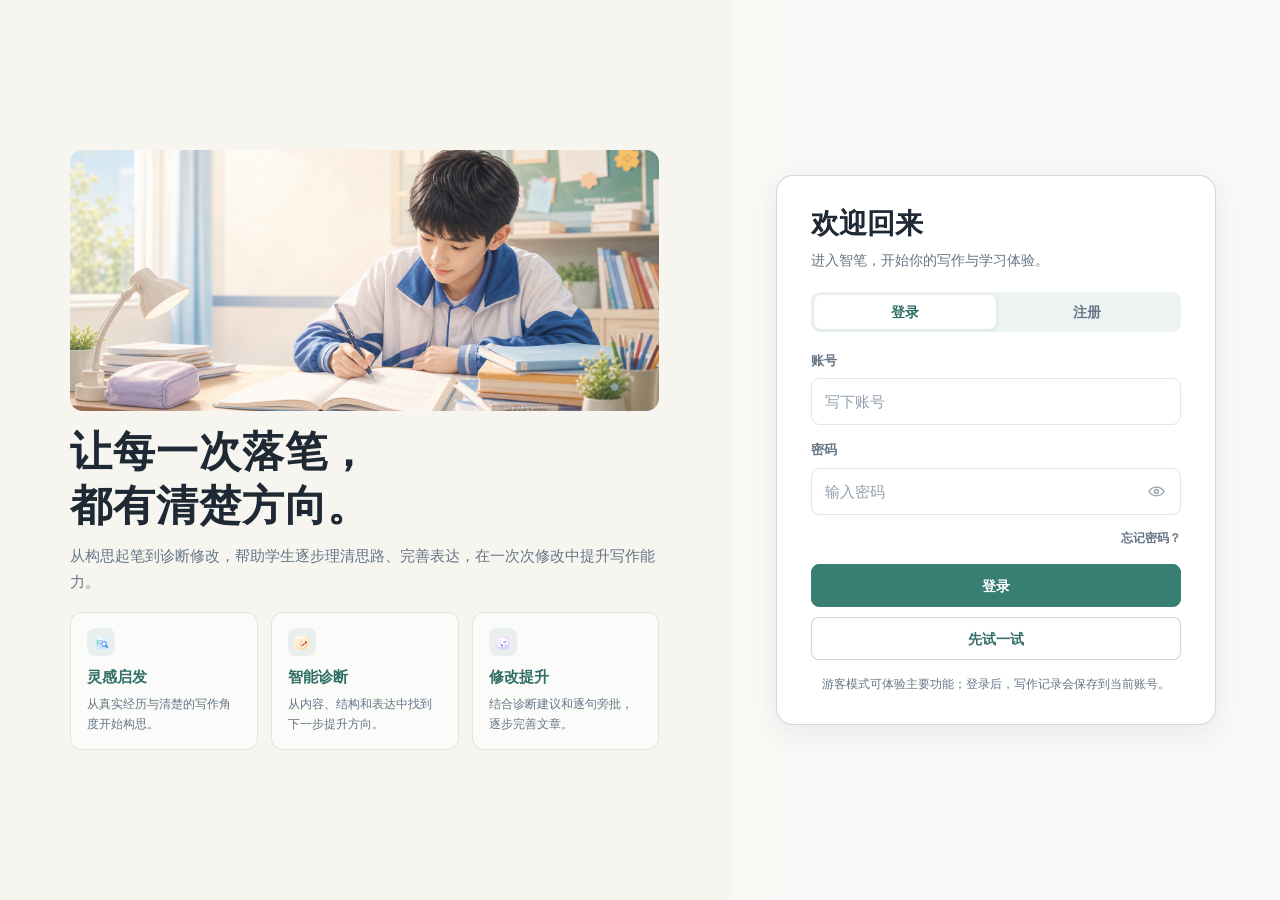
<file: index.html>
<!DOCTYPE html>
<html lang="zh-CN">
<head>
  <meta charset="UTF-8" />
  <meta name="viewport" content="width=device-width, initial-scale=1.0" />
  <title>智笔 AI 写作学习助手</title>
    <link rel="stylesheet" href="assets/css/design-system.css">
  <link rel="stylesheet" href="assets/css/app-layout.css">
  <link rel="stylesheet" href="assets/css/pages.css">
  <link rel="stylesheet" href="assets/css/responsive.css">
</head>
<body >
  <div class="app-shell">
    <div class="navbar hidden" id="main-navbar">
      <div class="logo" aria-label="智笔 AI 写作学习助手">
        <img src="assets/logo.jpg" alt="智笔">
      </div>
      <div class="nav-tabs">
        <div class="nav-tab active" id="tab-home" onclick="showSection('home', 'left')">启航首页</div>
        <div class="nav-tab" id="tab-desk" onclick="showSection('desk', 'right')">写作工坊</div>
        <div class="nav-tab" id="tab-microcourse" onclick="showSection('microcourse', 'right')">写作微课</div>
        <div class="nav-tab" id="tab-personalized" onclick="showSection('personalized', 'right')">智选推荐</div>
      </div>
      <div class="nav-actions">
        <button class="nav-user-chip" id="nav-user-chip" type="button" onclick="openProfileModal()" title="个人信息设置">
          <div class="nav-user-avatar" id="nav-user-avatar" aria-hidden="true">
            <svg viewBox="0 0 64 64" role="img" focusable="false" aria-hidden="true">
              <circle cx="32" cy="32" r="32" fill="#dbeafe"></circle>
              <circle cx="32" cy="26" r="12" fill="#ffd8b5"></circle>
              <path d="M20 24c0-9 5.5-14 12.8-14 7 0 11.6 4.1 12.6 13-3.8-2.8-7.4-4.2-12.8-4.2-4.5 0-8.6 1.3-12.6 5.2z" fill="#3d4c75"></path>
              <path d="M18 56c3-9.8 10.4-15.6 14-15.6 3.7 0 11.2 5.8 14 15.6" fill="#7fb3ff"></path>
              <path d="M24 49c2.6 2.4 5.2 3.6 8 3.6 2.9 0 5.5-1.2 8-3.6" fill="#ffffff" opacity="0.85"></path>
              <circle cx="28" cy="28" r="1.3" fill="#26324f"></circle>
              <circle cx="36" cy="28" r="1.3" fill="#26324f"></circle>
              <path d="M28.5 33.5c2 1.6 5 1.6 7 0" fill="none" stroke="#de7d63" stroke-width="1.8" stroke-linecap="round"></path>
            </svg>
          </div>
          <div class="nav-user-meta">
            <span class="nav-user-name" id="nav-user-name">林雨晨</span>
            <span class="nav-user-role" id="nav-user-role">学生</span>
          </div>
        </button>
        <button class="nav-back-btn" onclick="goToLogin()">退出</button>
      </div>
    </div>

    <div class="profile-modal-overlay" id="profile-modal-overlay" onclick="handleProfileOverlayClick(event)">
      <div class="profile-modal" role="dialog" aria-modal="true" aria-labelledby="profile-modal-title">
        <div class="profile-modal-header">
          <div class="profile-modal-title" id="profile-modal-title">我的资料</div>
          <button class="profile-close-btn" type="button" onclick="closeProfileModal()" aria-label="关闭">×</button>
        </div>
        <div class="profile-modal-body">
          <div class="profile-avatar-row">
            <div class="profile-avatar-preview" id="profile-avatar-preview"></div>
            <div class="profile-avatar-actions">
              <button class="profile-avatar-btn" type="button" onclick="document.getElementById('profile-avatar-input').click()">更换头像</button>
              <input id="profile-avatar-input" type="file" accept="image/png,image/jpeg,image/webp,image/gif" hidden onchange="handleAvatarFileChange(event)">
              <div>建议使用清晰的正方形图片，系统会自动裁剪为圆形头像。</div>
            </div>
          </div>

          <div class="profile-form-grid">
            <div class="profile-field">
              <label for="profile-display-name">显示名称</label>
              <input id="profile-display-name" type="text" maxlength="18" placeholder="例如：林雨晨">
            </div>
            <div class="profile-field">
              <label for="profile-username">登录账号</label>
              <input id="profile-username" type="text" disabled>
            </div>
          </div>

          <div class="profile-password-box">
            <div class="profile-form-grid">
              <div class="profile-field">
                <label for="profile-old-password">原密码</label>
                <input id="profile-old-password" type="password" autocomplete="current-password" placeholder="不修改密码可以不填">
              </div>
              <div class="profile-field">
                <label for="profile-new-password">新密码</label>
                <input id="profile-new-password" type="password" autocomplete="new-password" placeholder="至少 6 位">
              </div>
            </div>
            <div class="profile-tip">保存信息时，如果填写了原密码和新密码，会同时修改登录密码。</div>
          </div>

          <div class="profile-actions">
            <button class="btn-secondary" type="button" onclick="closeProfileModal()">取消</button>
            <button class="btn-primary" type="button" onclick="saveProfileSettings()">保存修改</button>
          </div>
        </div>
      </div>
    </div>


    <div class="sections-container">
      <section id="section-entry" class="page-section active">
        <div class="entry-page">
          <div class="entry-left">
            <div class="entry-content">
              <div class="entry-scene">
                <img src="assets/home-writing-scene.png" alt="学生在书桌前认真写作">
              </div>
              <div class="entry-title">让每一次落笔，<br>都有清楚方向。</div>
              <div class="entry-desc">
                从构思起笔到诊断修改，帮助学生逐步理清思路、完善表达，在一次次修改中提升写作能力。
              </div>

              <div class="entry-grid">
                <div class="mini-stat">
                  <span class="mini-stat-icon"><img src="assets/icon-search-material.svg" alt=""></span>
                  <h4>灵感启发</h4>
                  <p>从真实经历与清楚的写作角度开始构思。</p>
                </div>
                <div class="mini-stat">
                  <span class="mini-stat-icon"><img src="assets/icon-correction.svg" alt=""></span>
                  <h4>智能诊断</h4>
                  <p>从内容、结构和表达中找到下一步提升方向。</p>
                </div>
                <div class="mini-stat">
                  <span class="mini-stat-icon"><img src="assets/icon-annotation.svg" alt=""></span>
                  <h4>修改提升</h4>
                  <p>结合诊断建议和逐句旁批，逐步完善文章。</p>
                </div>
              </div>
            </div>
          </div>

          <div class="entry-right">
            <div class="login-card">
              <h2 id="auth-title">欢迎回来</h2>
              <div class="login-sub" id="auth-sub">进入智笔，开始今天的写作练习。</div>

              <div class="auth-switch">
                <button class="auth-switch-btn active" id="auth-tab-login" onclick="toggleAuthMode('login')">登录</button>
                <button class="auth-switch-btn" id="auth-tab-register" onclick="toggleAuthMode('register')">注册</button>
              </div>
              <div class="auth-feedback" id="auth-feedback" role="status" aria-live="polite"></div>

              <div class="auth-form active" id="login-form">
                <label class="field-label">账号</label>
                <input class="input-box" id="login-username" type="text" autocomplete="username" placeholder="写下账号" />

                <label class="field-label">密码</label>
                <div class="password-field">
                  <input class="input-box" id="login-password" type="password" autocomplete="current-password" placeholder="输入密码" />
                  <button class="password-toggle" type="button" onclick="togglePasswordVisibility('login-password', this)" aria-label="显示密码" aria-pressed="false">
                    <svg viewBox="0 0 24 24" aria-hidden="true"><path d="M2.5 12s3.5-5.5 9.5-5.5 9.5 5.5 9.5 5.5-3.5 5.5-9.5 5.5S2.5 12 2.5 12Z"></path><circle cx="12" cy="12" r="2.5"></circle></svg>
                  </button>
                </div>
                <div class="login-form-help">
                  <button class="auth-link-btn forgot-password-btn" type="button" onclick="openPasswordRecovery()">忘记密码？</button>
                </div>

                <div class="login-actions">
                  <button class="btn-primary" id="login-submit-btn" onclick="handleLogin()">登录</button>
                  <button class="btn-secondary" onclick="enterApp('guest')">先试一试</button>
                </div>

                <div class="auth-support-note">
                  游客模式可体验主要功能；登录后，写作记录会保存到当前账号。
                </div>
              </div>

              <div class="auth-form" id="register-form">
                <label class="field-label">账号</label>
                <input class="input-box" id="register-username" type="text" autocomplete="username" placeholder="设置你的账号" />

                <label class="field-label">密码</label>
                <div class="password-field">
                  <input class="input-box" id="register-password" type="password" autocomplete="new-password" placeholder="设置登录密码" />
                  <button class="password-toggle" type="button" onclick="togglePasswordVisibility('register-password', this)" aria-label="显示密码" aria-pressed="false"><svg viewBox="0 0 24 24" aria-hidden="true"><path d="M2.5 12s3.5-5.5 9.5-5.5 9.5 5.5 9.5 5.5-3.5 5.5-9.5 5.5S2.5 12 2.5 12Z"></path><circle cx="12" cy="12" r="2.5"></circle></svg></button>
                </div>

                <label class="field-label">确认密码</label>
                <div class="password-field">
                  <input class="input-box" id="register-confirm-password" type="password" autocomplete="new-password" placeholder="再输入一次密码" />
                  <button class="password-toggle" type="button" onclick="togglePasswordVisibility('register-confirm-password', this)" aria-label="显示密码" aria-pressed="false"><svg viewBox="0 0 24 24" aria-hidden="true"><path d="M2.5 12s3.5-5.5 9.5-5.5 9.5 5.5 9.5 5.5-3.5 5.5-9.5 5.5S2.5 12 2.5 12Z"></path><circle cx="12" cy="12" r="2.5"></circle></svg></button>
                </div>

                <div class="login-actions">
                  <button class="btn-primary" id="register-submit-btn" onclick="handleRegister()">注册账号</button>
                  <button class="btn-secondary" onclick="toggleAuthMode('login')">返回登录</button>
                </div>

                <div class="auth-hint">
                  已有账号？
                  <button class="auth-link-btn" type="button" onclick="toggleAuthMode('login')">去登录</button>
                </div>
              </div>
            </div>
          </div>
        </div>
      </section>

      <section id="section-home" class="page-section">
        <div class="home-page">
          <div class="hero-grid">
            <section class="welcome-card" aria-labelledby="home-writing-title">
              <div class="welcome-copy">
                <div class="home-card-label">今日写作</div>
                <div class="welcome-title" id="home-writing-title">开始今天的写作练习</div>
                <div class="home-welcome-subtitle"><span id="home-user-name">同学</span>，从一次真实经历写起，把细节写清楚。</div>
                <div class="home-draft-summary" id="home-draft-summary">
                  <strong id="home-draft-title">还没有保存的草稿</strong>
                  <span id="home-draft-meta">写下题目和正文后，系统会自动保存。</span>
                </div>
                <div class="hero-actions">
                  <button class="btn-primary" id="home-writing-primary" onclick="showSection('desk', 'right')">开始写作</button>
                  <button class="btn-text home-new-writing" type="button" onclick="resetWritingSession({ confirmReset: true }); showSection('desk', 'right')">新建作文</button>
                </div>
                <span class="sr-only" id="today-topic">成长</span>
              </div>
              <div class="home-hero-visual home-video-showcase" id="home-video-showcase" role="button" tabindex="0" aria-label="播放或暂停智笔写作学习展示视频" onclick="toggleHomeShowcasePlayback(event)" onkeydown="handleHomeShowcaseKeydown(event)">
                <video id="home-showcase-video" autoplay loop muted playsinline preload="metadata" poster="assets/home-writing-scene.png" aria-label="智笔写作学习展示视频" onplay="syncHomeShowcaseControl()" onpause="syncHomeShowcaseControl()" onended="syncHomeShowcaseControl()">
                  <source src="assets/video/home-writing-showcase.mp4" type="video/mp4">
                  当前浏览器暂不支持视频播放。
                </video>
                <button class="home-showcase-control" id="home-showcase-control" type="button" aria-label="暂停预览" onclick="toggleHomeShowcasePlayback(event)">
                  <span class="home-showcase-control-icon" aria-hidden="true"></span>
                </button>
              </div>
            </section>

            <section class="today-card home-overview-card home-quote-card" id="today-card" aria-labelledby="home-growth-title">
              <div class="home-overview-head">
                <div>
                  <span class="home-quote-label">今日摘录</span>
                  <h3 id="home-growth-title">每日一句</h3>
                  <p>在一句好文字里，积累表达的力量</p>
                </div>
                <button class="daily-quote-refresh" onclick="rotateDailyQuote()" title="换一句" aria-label="换一句">
                  <svg viewBox="0 0 24 24" width="16" height="16" fill="none" stroke="currentColor" stroke-width="2"><path d="M20 7h-5V2"></path><path d="M4 17h5v5"></path><path d="M6.1 8A7 7 0 0 1 18 5l2 2"></path><path d="M17.9 16A7 7 0 0 1 6 19l-2-2"></path></svg>
                </button>
              </div>
              <div class="daily-quote-wrapper">
                <div class="daily-quote-list" id="daily-quote-list"></div>
              </div>
              <div class="home-quote-foot">换一句，也换一个观察世界的角度。</div>
            </section>
          </div>

          <div class="home-bottom">
            <section class="record-card" id="home-records-card">
              <div class="section-title">
                <span>最近批改</span>
                <button class="section-more-btn" id="home-history-more-btn" type="button" onclick="openHistoryModal()">查看全部</button>
              </div>
              <div class="record-list" id="home-record-list">
                <div class="record-item record-empty"><div class="record-main-row"><h5>正在读取写作记录</h5></div><p>登录后会显示当前账号的真实批改记录。</p></div>
              </div>
            </section>

            <section class="card home-insight-card home-five-dimension-card" aria-labelledby="home-performance-title">
              <div class="section-title"><span id="home-performance-title">五维数据</span><small>近 5 篇有效诊断</small></div>
              <div class="home-progress-panel" aria-label="内容、结构、语言、修辞、规范五维数据">
                <div class="home-progress-head"><span>综合状态</span><strong id="home-progress-text">等待诊断</strong></div>
                <div class="home-dimension-bars" id="home-dimension-bars"></div>
              </div>
              <p class="home-ai-advice" id="home-ai-advice">完成第一次作文诊断后，这里会生成你的写作成长情况。</p>
              <button class="btn-secondary" id="home-performance-action" type="button" onclick="showSection('desk', 'right')">去写作</button>
            </section>
          </div>
          <footer class="home-footer">智笔 AI 写作学习助手</footer>
        </div>
      </section>

      <div class="password-recovery-overlay" id="password-recovery-overlay" aria-hidden="true" onclick="handlePasswordRecoveryOverlay(event)">
        <section class="password-recovery-dialog" role="dialog" aria-modal="true" aria-labelledby="password-recovery-title">
          <button class="password-recovery-close" type="button" onclick="closePasswordRecovery()" aria-label="关闭">×</button>
          <div class="password-recovery-icon" aria-hidden="true">
            <svg viewBox="0 0 24 24"><path d="M7 10V8a5 5 0 0 1 10 0v2"></path><rect x="5" y="10" width="14" height="10" rx="2"></rect><path d="M12 14v2"></path></svg>
          </div>
          <h3 id="password-recovery-title">找回登录密码</h3>
          <p>当前版本尚未绑定手机号或邮箱，无法在线核验账号归属并自动重置密码。</p>
          <div class="password-recovery-note">请联系系统部署管理员核验身份后重置。此操作不会删除原账号中的写作记录。</div>
          <div class="password-recovery-actions">
            <button class="btn-primary" type="button" onclick="closePasswordRecovery()">我知道了</button>
            <button class="btn-secondary" type="button" onclick="closePasswordRecovery(); toggleAuthMode('register')">注册新账号</button>
          </div>
        </section>
      </div>

      <section id="section-desk" class="page-section">
        <div class="workspace-page">
          <div class="writing-workbench ai-panel-expanded">
            <div class="workbench-editor-card">
              <div class="workbench-editor-surface">
              <div class="writing-metrics workbench-metrics" aria-label="写作信息">
                <div class="metric-chip">
                  <div class="metric-chip-label">当前</div>
                  <div class="metric-chip-value"><span id="live-word-count">0</span> 字</div>
                </div>
                <div class="metric-chip">
                  <div class="metric-chip-label">写作</div>
                  <div class="metric-chip-value" id="writing-duration">00:00</div>
                </div>
                <div class="metric-chip task-chip"><div class="metric-chip-label">建议</div><div class="metric-chip-value">800 字</div></div>
                <div class="status-text workbench-save-status" id="status-text"></div>
                <div class="workbench-document-actions" aria-label="文档操作">
                  <button type="button" onclick="handleWorkbenchSave()">保存草稿</button>
                  <button type="button" onclick="resetWritingSession({ confirmReset: true })">重新开始</button>
                  <button type="button" id="workbench-document-assistant-toggle" onclick="toggleWorkbenchPanel()">收起助手</button>
                </div>
              </div>

              <div class="workbench-field">
                <label class="workbench-field-label" for="essay-title">作文题目</label>
                <input id="essay-title" class="title-input workbench-title-input" type="text" placeholder="写下这次作文的题目……" />
              </div>
              <div class="workbench-writing-settings" aria-label="写作要求">
                <label>
                  <span>写作主题</span>
                  <input id="essay-theme" type="text" maxlength="30" placeholder="例如：责任、成长" />
                </label>
                <label>
                  <span>文体</span>
                  <select id="essay-genre">
                    <option value="记叙文" selected>记叙文</option>
                    <option value="议论文">议论文</option>
                    <option value="说明文">说明文</option>
                    <option value="应用文">应用文</option>
                  </select>
                </label>
                <label class="workbench-requirement-field">
                  <span>写作要求</span>
                  <input id="essay-requirement" type="text" maxlength="100" placeholder="例如：第一人称，突出一次具体经历" />
                </label>
              </div>
              <label class="workbench-field-label" for="essay-content">正文内容</label>
              <div class="workbench-writing-area">
                <textarea id="essay-content" class="content-input workbench-content-input" placeholder="在这里写下正文，也可以粘贴已有作文……"></textarea>
                <label class="workbench-image-upload-btn" id="ocr-select-tool" for="workbench-ocr-image-input" title="图片识别" aria-label="图片识别">
                  <svg viewBox="0 0 24 24" focusable="false" aria-hidden="true">
                    <rect x="4" y="5" width="16" height="14" rx="3"></rect>
                    <circle cx="9" cy="10" r="1.5"></circle>
                    <path d="m7 17 3.4-3.4a1.4 1.4 0 0 1 2 0L14 15.2l1.2-1.2a1.4 1.4 0 0 1 2 0L20 16.8"></path>
                  </svg>
                </label>
                <input id="workbench-ocr-image-input" type="file" accept="image/*" hidden onchange="handleWorkbenchOcrFile(event)">
                <div class="workbench-content-footer">
                  <span id="editor-inline-word-count">已输入 0 字</span>
                  <span id="workbench-word-guidance">草稿会保存在当前浏览器</span>
                </div>
              </div>
              <div class="workbench-sentence-preview" id="workbench-sentence-preview">
                <div class="workbench-sentence-preview-title">原文位置</div>
                <div id="workbench-sentence-preview-body"></div>
              </div>

              </div>
            </div>

            <aside class="workbench-result-card">
              <div class="assistant-content">
                <div class="workbench-result-head">
                <div class="workbench-assistant-heading">
                  <span class="workbench-assistant-kicker">写作助手</span>
                  <div class="result-title" id="desk-result-title">写作建议</div>
                </div>
                <div class="workbench-head-actions">
                  <span class="status-pill blue" id="workbench-result-status">未开始</span>
                  <button class="workbench-panel-toggle" id="workbench-panel-toggle" type="button" onclick="toggleWorkbenchPanel()" title="收起助手" aria-label="收起助手" aria-expanded="true">
                    <svg viewBox="0 0 24 24" focusable="false" aria-hidden="true">
                      <path d="M9 6l6 6-6 6"></path>
                    </svg>
                    <span class="workbench-panel-toggle-text" id="workbench-panel-toggle-text">收起助手</span>
                  </button>
                </div>
              </div>

              <div class="workbench-tool-label">选择助手能力</div>
              <div class="workbench-primary-actions">
                <button class="workbench-main-btn write active" id="workbench-write-toggle" type="button" onclick="toggleWorkbenchMenu('write')">辅助写作</button>
                <button class="workbench-main-btn revise" id="workbench-revise-toggle" type="button" onclick="toggleWorkbenchMenu('revise')">修改提升</button>
              </div>

              <div class="workbench-submenu active" id="workbench-write-menu">
                <button type="button" id="outline-tool" onclick="runWorkbenchAction('outline')">梳理提纲</button>
                <button type="button" id="opening-tool" onclick="runWorkbenchAction('opening')">开头启发</button>
                <button type="button" id="detail-tool" onclick="runWorkbenchAction('detail')">细节扩写</button>
                <button type="button" id="full-tool" onclick="runWorkbenchAction('full')">完成初稿</button>
              </div>

              <div class="workbench-submenu" id="workbench-revise-menu">
                <button type="button" id="correct-tool" onclick="runWorkbenchAction('correct')">作文诊断</button>
                <button type="button" id="polish-tool" onclick="runWorkbenchAction('polish')">润色语句</button>
                <button type="button" id="structure-tool" onclick="runWorkbenchAction('structure')">梳理结构</button>
                <button type="button" id="annotation-tool" onclick="runWorkbenchAction('annotation')">逐句旁批</button>
              </div>

              <div class="workbench-tool-label result-label">写作建议</div>
              <div class="result-box workbench-result-box" id="desk-result-box">
                <div class="result-content workbench-result-content structured" id="desk-result-content">
                  <div class="workbench-empty-state">
                    <div class="workbench-empty-icon" aria-hidden="true"></div>
                    <strong>写下作文后，选择一种练习方式。</strong>
                    <p>提纲、诊断和旁批建议都会在这里保留。</p>
                  </div>
                </div>
              </div>
              <div class="workbench-result-actions" id="workbench-result-actions">
                <button class="apply-result-btn" type="button" onclick="applyWorkbenchResult('insert')">插入正文</button>
                <button class="apply-result-btn" type="button" onclick="applyWorkbenchResult('replace')">替换正文</button>
                <button class="utility-result-btn regenerate-result-btn" type="button" onclick="regenerateWorkbenchResult()">重新生成</button>
                <button class="utility-result-btn" type="button" onclick="copyWorkbenchResult()">复制建议</button>
              </div>
              </div>
              <button class="assistant-collapsed-rail" type="button" onclick="setWorkbenchPanelExpanded(true)" aria-label="展开助手" title="展开助手">
                <svg viewBox="0 0 24 24" focusable="false" aria-hidden="true">
                  <path d="m15 4 5 5L9 20l-5 1 1-5L15 4Z"></path>
                  <path d="m13 6 5 5"></path>
                  <path d="M5 4v3M3.5 5.5h3"></path>
                </svg>
                <span>展开助手</span>
              </button>
            </aside>
          </div>
        </div>
      </section>

      <div class="inline-review-modal" id="inline-review-modal" aria-hidden="true">
        <div class="inline-review-backdrop" onclick="closeInlineReviewModal()"></div>
        <section class="inline-review-dialog" role="dialog" aria-modal="true" aria-labelledby="inline-review-title">
          <header class="inline-review-head">
            <div>
              <h3 id="inline-review-title">智能旁批报告</h3>
              <p>按编号对照原文查看亮点、建议、纠错和结构提醒</p>
            </div>
            <div class="inline-review-actions">
              <button class="inline-review-icon-btn" id="inline-review-fullscreen-btn" type="button" onclick="toggleInlineReviewFullscreen()" title="放大批注窗口" aria-label="放大批注窗口">
                <svg viewBox="0 0 24 24" focusable="false" aria-hidden="true">
                  <path d="M8 3H3v5"></path>
                  <path d="M3 3l7 7"></path>
                  <path d="M16 21h5v-5"></path>
                  <path d="M21 21l-7-7"></path>
                </svg>
              </button>
              <button class="inline-review-icon-btn" type="button" onclick="closeInlineReviewModal()" title="关闭" aria-label="关闭">
                <svg viewBox="0 0 24 24" focusable="false" aria-hidden="true">
                  <path d="M18 6 6 18"></path>
                  <path d="m6 6 12 12"></path>
                </svg>
              </button>
            </div>
          </header>
          <div class="inline-review-body" id="inline-review-body">
            <section class="inline-review-pane">
              <div class="inline-review-pane-title">作文原文</div>
              <div class="inline-review-original-list" id="inline-review-original-list"></div>
            </section>
            <section class="inline-review-pane">
              <div class="inline-review-pane-title">旁批建议</div>
              <div class="inline-review-comment-list" id="inline-review-comment-list"></div>
            </section>
          </div>
          <footer class="inline-review-footer" id="inline-review-footer"></footer>
        </section>
      </div>

      <div class="polish-review-modal" id="polish-review-modal" aria-hidden="true">
        <div class="polish-review-backdrop" onclick="closePolishReviewModal()"></div>
        <section class="polish-review-dialog" role="dialog" aria-modal="true" aria-labelledby="polish-review-title">
          <header class="polish-review-head">
            <div>
              <h3 id="polish-review-title">润色审阅</h3>
              <p>左右对照查看原文与润色后全文，确认后再采纳到正文。</p>
            </div>
            <button class="polish-review-close" type="button" onclick="closePolishReviewModal()" title="返回写作" aria-label="返回写作">
              <svg viewBox="0 0 24 24" focusable="false" aria-hidden="true">
                <path d="M18 6 6 18"></path>
                <path d="m6 6 12 12"></path>
              </svg>
            </button>
          </header>
          <div class="polish-review-body">
            <section class="polish-review-pane">
              <div class="polish-review-pane-title">原文</div>
              <div class="polish-review-text" id="polish-original-text"></div>
            </section>
            <section class="polish-review-pane">
              <div class="polish-review-pane-title">
                <span>润色后</span>
                <span class="polish-review-status" id="polish-review-pane-status">正在润色</span>
              </div>
              <div class="polish-review-text polished" id="polish-result-text"></div>
            </section>
          </div>
          <footer class="polish-review-footer">
            <span class="polish-review-status" id="polish-review-status">正在润色，请稍候...</span>
            <div class="polish-review-footer-actions">
              <button class="primary" id="polish-accept-btn" type="button" onclick="acceptPolishReview()" disabled>采纳润色</button>
              <button id="polish-copy-btn" type="button" onclick="copyPolishReview()" disabled>复制润色</button>
              <button id="polish-regenerate-btn" type="button" onclick="regeneratePolishReview()" disabled>重新润色</button>
              <button type="button" onclick="closePolishReviewModal()">返回写作</button>
            </div>
          </footer>
        </section>
      </div>


      <section id="section-microcourse" class="page-section">
        <div class="microcourse-page">
          <div class="microcourse-layout">
            <div class="microcourse-main">
              <div class="microcourse-hero">
                <div>
                  <div class="microcourse-kicker" id="microcourse-kicker">写作微课书院</div>
                  <h2 id="microcourse-title">挑一节微课，练一个写作点</h2>
                  <p id="microcourse-desc">按内容、语言和结构三个方向，稳步提升作文能力。</p>
                </div>
                <div class="microcourse-hero-mark" aria-hidden="true"></div>
              </div>

              <div class="microcourse-filters" id="microcourse-filters"></div>
              <div class="microcourse-tag-filters" id="microcourse-tag-filters"></div>
              <div class="microcourse-list" id="microcourse-list"></div>
            </div>
          </div>
        </div>
      </section>

      <section id="section-personalized" class="page-section">
        <div class="personalized-page personalized-growth-page">
          <div class="personal-hero growth-hero">
            <div class="growth-hero-copy">
              <div class="hero-badge">写作成长建议</div>
              <h2>为你定制的写作建议</h2>
              <p>根据最近作文、批改反馈和训练记录，整理下一步提升方向。</p>
              <button class="growth-refresh-btn" type="button" onclick="renderPersonalizedInsights({ force: true })">持续更新</button>
            </div>
            <div class="growth-overview-grid" id="personal-profile-grid" aria-label="写作建议概览">
              <div class="growth-profile-metric">
                <span>已记录作文</span>
                <strong id="profile-essay-count">--</strong>
              </div>
              <div class="growth-profile-metric">
                <span>平均得分</span>
                  <strong id="profile-average-score">暂无</strong>
              </div>
              <div class="growth-profile-metric">
                <span>当前薄弱项</span>
                  <strong id="profile-weakness">暂无数据</strong>
              </div>
              <div class="growth-profile-metric">
                <span>建议强化</span>
                  <strong id="profile-tools">等待诊断</strong>
              </div>
            </div>
          </div>

          <div class="growth-core-layout">
              <section class="personal-card growth-focus-card">
                <div class="growth-focus-kicker">当前提升重点</div>
                <h3 id="personal-focus-title">正在整理你的提升重点</h3>
                <p id="personal-summary-highlight">正在整理你的写作建议...</p>
                <div class="growth-tag-row" id="personal-focus-tags">
                  <span>写作画像</span>
                  <span>修改方向</span>
                </div>
                <div class="growth-path-card" id="learning-loop-card">
                  <div class="growth-path-title">推荐提升路径</div>
                  <div class="growth-path-steps"></div>
                </div>
              </section>

              <section class="personal-card growth-next-task-card">
                <div class="task-list growth-task-list" id="personal-task-list"></div>
              </section>
          </div>

          <section class="personal-card growth-solution-card">
            <div class="growth-card-head">
              <div>
                <div class="personal-subtitle">推荐提升方案</div>
                <p>把写作案例、修改方向和专项训练合并成可执行方案。</p>
              </div>
            </div>
            <div class="personal-list growth-solution-grid" id="personal-materials-list"></div>
          </section>
        </div>
      </section>

    </div>
  </div>

    <script>
    let isGenerating = false;
    let currentGenerationType = null;
    let aiWritingAbortController = null;
    let latestAiGeneratedText = '';
    function showAppNotice(message, type = 'info') {
      let notice = document.getElementById('app-notice');
      if (!notice) {
        notice = document.createElement('div');
        notice.id = 'app-notice';
        notice.className = 'app-notice';
        notice.setAttribute('role', 'status');
        notice.setAttribute('aria-live', 'polite');
        document.body.appendChild(notice);
      }
      notice.className = `app-notice ${type}`;
      notice.textContent = String(message || '操作已完成');
      requestAnimationFrame(() => notice.classList.add('show'));
      clearTimeout(showAppNotice.timer);
      showAppNotice.timer = setTimeout(() => notice.classList.remove('show'), 3200);
    }

    function showAuthFeedback(message = '', type = 'error') {
      const feedback = document.getElementById('auth-feedback');
      if (!feedback) return;
      feedback.textContent = String(message || '');
      feedback.className = `auth-feedback${message ? ` show ${type}` : ''}`;
    }

    let currentUserRole = null;
    let currentUsername = null;
    let historyRecords = [];
    let historyTotal = 0;
    let historyCurrentPage = 1;
    let historyLoaded = false;
    let historyLoadError = '';
    const HISTORY_PAGE_SIZE = 8;
    const HOME_HISTORY_LIMIT = 6;
    let currentUserProfile = { displayName: '', avatarUrl: '' };
    let pendingAvatarDataUrl = '';
    let writingStartTime = null;
    let writingTimer = null;
    const DEFAULT_TARGET_WORD_COUNT = 800;
    let currentFontSize = 'medium';
    let currentPage = 'home';
    let isAnimating = false;
    let touchStartX = 0;
    let touchEndX = 0;
    let swipeStartY = 0;
    let swipeDeltaX = 0;
    let isSwiping = false;
    let swipeActiveSection = null;
    let swipeTargetSection = null;
    let swipeTargetDirection = null;
    let swipePointerType = null;
    const minSwipeDistance = 50;
    const swipeResistance = 0.35;
    const swipeMaxVisualOffset = 180;
    let currentOcrFile = null;
    let currentWorkbenchMenu = 'write';
    let workbenchResultText = '';
    let activeWorkbenchAction = null;
    let activeWorkbenchStoreKey = null;
    let activeAiTool = 'generateFull';
    let workbenchSessionId = 0;
    let workbenchAiRequestInFlight = false;
    let currentEssayText = '';
    let lastAnalyzedText = '';
    let isResultStale = false;
    const workbenchResultStore = {
      generateFull: null,
      generateStart: null,
      generateEnd: null,
      continueWrite: null,
      outline: null,
      detailExpand: null,
      polish: null,
      structure: null,
      aiReview: null,
      inlineComment: null,
      ocr: null
    };
    let workbenchLoadingTimer = null;
    let workbenchActiveButton = null;
    let latestSmartAnnotations = [];
    let latestWorkbenchAnnotations = [];
    let latestAnnotationReport = null;
    let inlineReviewPreviousBodyOverflow = '';
    let isAnnotationFullscreen = false;
    let polishReviewPreviousBodyOverflow = '';
    let currentPolishReview = {
      original: '',
      polished: '',
      status: 'idle'
    };
    let latestCorrectionText = '';
    let latestResourceRecommendationKey = '';
    let onlineRecommendationLoading = false;
    let recommendedResourceCache = [];
    let latestPersonalizedModel = null;
    const personalizedCacheKey = 'zhibi_personalized_recommendation_cache_v2';
    let personalizedAbortController = null;
    let personalizedStreamInFlight = false;
    let personalizedRenderPromise = null;
    let personalizedPrefetchTimer = null;
    let personalizedPrefetchPromise = null;
    let personalizedPrefetchSignature = '';
    const personalizedPrefetchTokens = new Set();
    const recordedPersonalizedViews = new Set();
    let latestPersonalizedRequestId = 0;

    const DEFAULT_PROFILE = { username: '林雨晨', role: 'student' };
    const GUEST_DISPLAY_NAME = '体验同学';

    const quotes = [
      "不积跬步，无以至千里。",
      "长风破浪会有时，直挂云帆济沧海。",
      "千磨万击还坚劲，任尔东西南北风。",
      "海纳百川，有容乃大；壁立千仞，无欲则刚。",
      "读书破万卷，下笔如有神。"
    ];

    const topics = ["成长", "坚持", "责任", "梦想", "友谊", "青春"];

    function setFontSize(size) {
      currentFontSize = size;
      document.body.classList.remove('font-small', 'font-medium', 'font-large');
      document.body.classList.add(`font-${size}`);
      document.querySelectorAll('.font-btn').forEach(btn => btn.classList.remove('active'));
      const targetMap = { small: 0, medium: 1, large: 2 };
      const btns = document.querySelectorAll('.font-btn');
      if (btns[targetMap[size]]) btns[targetMap[size]].classList.add('active');
    }

    function toggleTodayCard() {
      const card = document.getElementById('today-card');
      if (card) card.classList.toggle('flipped');
    }

    function formatDuration(seconds) {
      const mins = String(Math.floor(seconds / 60)).padStart(2, '0');
      const secs = String(seconds % 60).padStart(2, '0');
      return `${mins}:${secs}`;
    }

    function startWritingTimer() {
      if (writingTimer) return;
      writingStartTime = writingStartTime || Date.now();
      writingTimer = setInterval(() => {
        const duration = Math.floor((Date.now() - writingStartTime) / 1000);
        const durationDom = document.getElementById('writing-duration');
        if (durationDom) durationDom.textContent = formatDuration(duration);
      }, 1000);
    }

    function stopWritingTimer() {
      if (writingTimer) {
        clearInterval(writingTimer);
        writingTimer = null;
        writingStartTime = null;
        const durationDom = document.getElementById('writing-duration');
        durationDom.textContent = "00:00";
      }
    }

    function calculateDeskScores(content = '') {
      const safeContent = content || '';
      const trimmedContent = safeContent.trim();
      const textOnly = safeContent.replace(/\s+/g, '');
      const length = textOnly.length;
      const punctuationCount = (safeContent.match(/[，。！？；：、“”‘’]/g) || []).length;
      const paragraphs = safeContent.split(/\n+/).filter(Boolean).length || 1;

      if (trimmedContent === '') {
        return {
          values: [0, 0, 0, 0, 0],
          overall: 0,
          length: 0,
          paragraphs: 0
        };
      }

      const rhetoricHits = ['像', '仿佛', '如同', '好像', '似乎', '宛如', '排比', '比喻', '拟人', '反问']
        .reduce((acc, item) => acc + (safeContent.includes(item) ? 1 : 0), 0);

      const completionRatio = Math.min(length / DEFAULT_TARGET_WORD_COUNT, 1);
      const contentScore = Math.min(92, 48 + completionRatio * 36 + Math.min(paragraphs, 4) * 1.5);
      const structureScore = Math.min(90, 45 + paragraphs * 10);
      const languageScore = Math.min(91, 44 + punctuationCount * 1.2);
      const rhetoricScore = Math.min(88, 42 + rhetoricHits * 10 + completionRatio * 12);
      const normScore = Math.min(93, 54 + Math.min(punctuationCount, 28) * 0.9 + Math.min(paragraphs, 5) * 3.5);

      const values = [
        Math.round(contentScore),
        Math.round(structureScore),
        Math.round(languageScore),
        Math.round(rhetoricScore),
        Math.round(normScore)
      ];
      const overall = Math.round(values.reduce((a, b) => a + b, 0) / values.length);
      return { values, overall, length, paragraphs };
    }

    function getWordCountGuidance(length = 0) {
      if (!length) return `建议以 ${DEFAULT_TARGET_WORD_COUNT} 字左右为目标，先写下一个真实事件。`;
      if (length < 400) return '内容偏短，需要补充具体事件和细节。';
      if (length < 750) return `已有基本内容，建议继续扩写，使全文接近 ${DEFAULT_TARGET_WORD_COUNT} 字。`;
      if (length <= 850) return `已接近 ${DEFAULT_TARGET_WORD_COUNT} 字目标，完成度较高。`;
      return '篇幅较充足，请注意详略安排和表达精炼。';
    }

    function getRadarPoints(values) {
      const cx = 120;
      const cy = 120;
      const radius = 90;
      const angles = [-90, -18, 54, 126, 198];
      return values.map((value, index) => {
        const ratio = value <= 0 ? 0 : Math.min(value / 100, 1);
        const angle = angles[index] * Math.PI / 180;
        const x = cx + radius * ratio * Math.cos(angle);
        const y = cy + radius * ratio * Math.sin(angle);
        return `${x.toFixed(1)},${y.toFixed(1)}`;
      }).join(' ');
    }

    function updateDeskInsights() {
      const content = document.getElementById('essay-content')?.value || '';
      const wordDom = document.getElementById('live-word-count');
      const inlineWordDom = document.getElementById('editor-inline-word-count');
      const wordGuidanceDom = document.getElementById('workbench-word-guidance');
      const wordCount = content.replace(/\s+/g, '').length;
      if (wordDom) wordDom.textContent = wordCount;
      if (inlineWordDom) inlineWordDom.textContent = `已输入 ${wordCount} 字`;
      if (wordGuidanceDom) wordGuidanceDom.textContent = getWordCountGuidance(wordCount);

      const { values, overall, length, paragraphs } = calculateDeskScores(content);
      const shape = document.getElementById('desk-radar-shape');
      if (shape) shape.setAttribute('points', getRadarPoints(values));

      const overallDom = document.getElementById('desk-overall-score');
      if (overallDom) overallDom.textContent = overall;
      const level = document.getElementById('desk-score-level');
      if (level) {
        if (!content.trim()) {
          level.textContent = '未开始';
          level.className = 'status-pill blue';
        } else if (overall >= 85) {
          level.textContent = '表现较好';
          level.className = 'status-pill green';
        } else if (overall >= 72) {
          level.textContent = '可继续提升';
          level.className = 'status-pill orange';
        } else {
          level.textContent = '建议加强练习';
          level.className = 'status-pill red';
        }
      }

      const summaryDom = document.getElementById('desk-radar-summary');
      if (summaryDom) {
        const summaries = [];
        if (!content.trim()) {
          summaries.push('文章还未开始，建议先输入题目并写下首段。');
          summaries.push('开始写作后，这里会同步更新草稿健康度与五个维度预估。');
          summaries.push('正式分数以“作文诊断”的 AI 批改结果为准。');
        } else {
          summaries.push(length ? `当前已写 ${length} 字，${paragraphs >= 3 ? '段落层次初步形成。' : '建议分成 3 段以上，结构会更清楚。'}` : '文章还未开始，建议先输入题目并写下首段。');
          summaries.push(values[3] >= 70 ? '修辞表现较自然，可继续增强细节描写。' : '修辞使用偏少，可尝试加入比喻、排比或对比。');
          summaries.push(values[2] >= 75 ? '语言表达较流畅，后续可重点强化结尾点题。' : '语言表达还可提升，建议删减重复句、优化长句。');
        }
        summaryDom.innerHTML = summaries.map(item => `<div class="radar-summary-item">${item}</div>`).join('');
      }
    }

    const recommendationDimensions = [
      { key: 'content', label: '内容', index: 0 },
      { key: 'structure', label: '结构', index: 1 },
      { key: 'language', label: '语言', index: 2 },
      { key: 'rhetoric', label: '修辞', index: 3 },
      { key: 'standard', label: '规范', index: 4 }
    ];

    const toolActionNames = {
      opening: '生成开头',
      continue: '续写作文',
      ending: '生成结尾',
      full: '生成全文',
      detail: '细节扩写',
      correct: '作文诊断',
      polish: '润色语句',
      structure: '梳理结构',
      annotation: '逐句点评',
      'ocr-recognize': '识别图片',
      material_used: '引用素材',
      material_viewed: '查看素材',
      video_viewed: '微课练习',
      microcourse_opened: '微课练习',
      resource_opened: '学习资源'
    };

    function readJsonStorage(key, fallback = []) {
      try {
        const value = JSON.parse(localStorage.getItem(key) || 'null');
        return value ?? fallback;
      } catch (error) {
        return fallback;
      }
    }

    function recordToolUsage(actionKey) {
      const tool = toolActionNames[actionKey] || actionKey || '写作操作';
      const records = readJsonStorage('zhibi_tool_usage', []);
      const next = [{ tool, actionKey, time: new Date().toISOString() }, ...records].slice(0, 60);
      localStorage.setItem('zhibi_tool_usage', JSON.stringify(next));
      syncToolUsageToBackend(tool, actionKey);
    }

    function recordUserBehavior(eventType, details = {}) {
      const payload = {
        username: getActiveUsername(),
        event_type: eventType,
        target_type: details.targetType || '',
        target_id: details.targetId || '',
        target_title: details.targetTitle || '',
        metadata: details.metadata && typeof details.metadata === 'object' ? details.metadata : {}
      };
      return fetch('/api/user-behavior', {
        method: 'POST',
        headers: { 'Content-Type': 'application/json' },
        keepalive: true,
        body: JSON.stringify(payload)
      }).then(response => {
        if (!response.ok) throw new Error(`行为记录失败（${response.status}）`);
        return response.json();
      }).catch(error => {
        console.error('用户行为记录失败：', error);
        return null;
      });
    }

    function syncToolUsageToBackend(tool, actionKey) {
      const backendRecordedActions = new Set([
        'material_used', 'material_viewed', 'material_saved',
        'resource_opened', 'video_viewed', 'video_started', 'microcourse_opened'
      ]);
      if (backendRecordedActions.has(actionKey)) return;
      recordUserBehavior(`tool_${actionKey || 'unknown'}`, {
        targetType: 'writing_tool',
        targetId: actionKey || 'unknown',
        targetTitle: tool || '写作操作',
        metadata: { action_key: actionKey || 'unknown', tool }
      });
    }

    function extractScoreByLabel(text, label) {
      const source = String(text || '');
      const patterns = [
        new RegExp(`${label}\\s*[：:]\\s*(\\d{1,3})`),
        new RegExp(`${label}[^\\d]{0,8}(\\d{1,3})\\s*/\\s*100`)
      ];
      for (const pattern of patterns) {
        const match = source.match(pattern);
        if (match) return Math.max(0, Math.min(100, Number(match[1])));
      }
      return null;
    }

    function getHistoryItemScores(item = {}) {
      const scoreSource = item.dimension_scores || item.scores || {};
      const resultValue = item.raw_result || item.result || item.correction || '';
      const resultText = typeof resultValue === 'string' ? resultValue : JSON.stringify(resultValue);
      const scores = {};
      recommendationDimensions.forEach(dim => {
        const stored = scoreSource[dim.label] ?? scoreSource[dim.key];
        const parsed = extractScoreByLabel(resultText, dim.label);
        scores[dim.label] = Number.isFinite(Number(stored))
          ? Number(stored)
          : parsed ?? null;
      });
      const parsedOverall = (String(resultText).match(/(?:总评分|总体评分|总分)[^0-9]{0,8}(\d{1,3})/) || [])[1];
      const explicitOverall = Number(item.overall_score ?? item.overall ?? parsedOverall);
      const validScores = Object.values(scores).filter(value => Number.isFinite(Number(value)));
      const overall = Number.isFinite(explicitOverall) && explicitOverall > 0
        ? explicitOverall
        : (validScores.length === recommendationDimensions.length
          ? Math.round(validScores.reduce((sum, value) => sum + Number(value), 0) / validScores.length)
          : null);
      return { scores, overall: overall === null ? null : Math.max(0, Math.min(100, overall)) };
    }

    function getFrequentTools() {
      const records = readJsonStorage('zhibi_tool_usage', []);
      const counts = {};
      records.forEach(item => {
        const tool = item.tool || toolActionNames[item.actionKey] || item.actionKey;
        if (!tool) return;
        counts[tool] = (counts[tool] || 0) + 1;
      });
      return Object.entries(counts)
        .sort((a, b) => b[1] - a[1])
        .slice(0, 4)
        .map(([tool]) => tool);
    }

    function inferThemeTags(text) {
      const source = String(text || '');
      const themeRules = [
        ['成长', /成长|坚持|挫折|改变|突破|努力/],
        ['责任', /责任|担当|奉献|班级|家庭|承诺/],
        ['青春', /青春|校园|同学|老师|梦想|少年/],
        ['家国情怀', /祖国|家国|时代|英雄|中国|民族/],
        ['科技', /科技|人工智能|AI|机器人|创新|未来/],
        ['友谊', /朋友|友谊|陪伴|合作|互助/]
      ];
      const hits = themeRules.filter(([, pattern]) => pattern.test(source)).map(([tag]) => tag);
      return hits.length ? hits.slice(0, 3) : ['成长'];
    }

    const writingWeaknessRules = [
      { label: '错别字', dimension: '规范', pattern: /错别字|别字|错字|书写错误|用字不准/ },
      { label: '病句 / 语句不通', dimension: '语言', pattern: /病句|语句不通|不通顺|句子不顺|表达不顺|搭配不当|语序/ },
      { label: '表达空泛', dimension: '内容', pattern: /空泛|笼统|不具体|泛泛|缺少细节|内容单薄/ },
      { label: '描写不足', dimension: '内容', pattern: /描写不足|细节不足|细节描写|动作描写|心理描写|环境描写|画面感不足/ },
      { label: '结构混乱', dimension: '结构', pattern: /结构混乱|层次不清|段落不清|衔接不自然|过渡|结构|段落/ },
      { label: '主题偏离', dimension: '内容', pattern: /偏题|离题|主题偏离|中心不明|中心不突出|立意不清/ },
      { label: '素材不足', dimension: '内容', pattern: /素材不足|素材单一|事例不足|例子不足|内容不充实|缺少事例/ },
      { label: '语言不够生动', dimension: '语言', pattern: /语言平淡|不够生动|缺少修辞|表达平淡|文采不足|修辞不足/ },
      { label: '结尾薄弱', dimension: '结构', pattern: /结尾薄弱|结尾仓促|结尾|升华不足|点题不够/ },
      { label: '开头吸引力不足', dimension: '结构', pattern: /开头吸引力不足|开头平淡|开头|起笔|引入不自然/ },
      { label: '文体不匹配', dimension: '内容', pattern: /文体不匹配|文体|记叙文|议论文|说明文|格式不符/ },
      { label: '字数不足', dimension: '内容', pattern: /字数不足|篇幅偏短|内容太少|字数偏少/ }
    ];

    const dimensionToWeakness = {
      内容: ['表达空泛', '主题偏离', '字数不足', '素材不足', '描写不足'],
      结构: ['结构混乱', '结尾薄弱', '开头吸引力不足'],
      语言: ['病句 / 语句不通', '语言不够生动'],
      修辞: ['语言不够生动', '描写不足'],
      规范: ['错别字', '病句 / 语句不通']
    };

    function uniqueCompact(list = [], limit = 6) {
      return [...new Set((list || []).filter(Boolean))].slice(0, limit);
    }

    function extractWritingWeaknessTags(text = '', content = '') {
      const source = `${text || ''}\n${content || ''}`;
      const tags = [];
      writingWeaknessRules.forEach(rule => {
        const matches = source.match(rule.pattern);
        if (matches) tags.push(rule.label);
      });
      const compactLen = String(content || '').replace(/\s+/g, '').length;
      if (compactLen && compactLen < 400) tags.push('字数不足');
      if (compactLen && !/[“”"]/.test(content) && /说|告诉|回答/.test(content)) tags.push('描写不足');
      return uniqueCompact(tags, 8);
    }

    function inferGenreTags(text = '') {
      const source = String(text || '');
      if (/议论|观点|论证|证明|因此|由此可见|首先|其次/.test(source)) return ['议论文'];
      if (/说明|介绍|特点|用途|原理|方法/.test(source)) return ['说明文'];
      if (/书信|通知|倡议书|演讲稿|申请/.test(source)) return ['应用文'];
      return ['记叙文'];
    }

    function inferGradeTags() {
      const role = currentUserRole || '';
      if (/primary|小学/.test(role)) return ['小学'];
      if (/high|高中/.test(role)) return ['高中'];
      return ['初中', '中小学'];
    }

    function readWeaknessProfile() {
      const profile = readJsonStorage('zhibi_weakness_profile', { counts: {}, recent: [] });
      return {
        counts: profile && typeof profile.counts === 'object' ? profile.counts : {},
        recent: Array.isArray(profile?.recent) ? profile.recent : []
      };
    }

    function recordWeaknessProfile(tags = [], meta = {}) {
      const cleanTags = uniqueCompact(tags, 12);
      if (!cleanTags.length) return;
      const profile = readWeaknessProfile();
      cleanTags.forEach(tag => {
        profile.counts[tag] = (Number(profile.counts[tag]) || 0) + 1;
      });
      profile.recent = [
        { tags: cleanTags, title: meta.title || '', time: new Date().toISOString() },
        ...profile.recent
      ].slice(0, 12);
      localStorage.setItem('zhibi_weakness_profile', JSON.stringify(profile));
    }

    function rankWeaknessTags(currentTags = [], historyItems = []) {
      const scores = {};
      currentTags.forEach(tag => { scores[tag] = (scores[tag] || 0) + 5; });
      historyItems.slice(0, 8).forEach((item, index) => {
        const weight = Math.max(1, 4 - Math.floor(index / 2));
        (item.weakness_tags || extractWritingWeaknessTags(item.raw_result || item.result || '', item.content || '')).forEach(tag => {
          scores[tag] = (scores[tag] || 0) + weight;
        });
      });
      const stored = readWeaknessProfile();
      Object.entries(stored.counts).forEach(([tag, count]) => {
        scores[tag] = (scores[tag] || 0) + Math.min(6, Number(count) || 0);
      });
      return Object.entries(scores)
        .sort((a, b) => b[1] - a[1])
        .map(([tag]) => tag)
        .slice(0, 6);
    }

    function buildPersonalizedRequestPayload(options = {}) {
      const title = document.getElementById('essay-title')?.value.trim() || '';
      const content = document.getElementById('essay-content')?.value.trim() || '';
      return {
        username: getActiveUsername(),
        title,
        content,
        force: options.force === true,
        history: getActiveUsername().startsWith('guest') && historyLoaded ? historyRecords.slice(0, 8) : [],
        tool_usage: getActiveUsername().startsWith('guest') ? readJsonStorage('zhibi_tool_usage', []).slice(0, 20) : [],
        weakness_profile: getActiveUsername().startsWith('guest') ? readWeaknessProfile() : {}
      };
    }

    function getPersonalizedCacheSignature() {
      const history = historyLoaded ? historyRecords : [];
      const latest = history[0] || {};
      const title = document.getElementById('essay-title')?.value.trim() || '';
      const content = document.getElementById('essay-content')?.value.trim() || '';
      return [
        getActiveUsername(),
        historyTotal || history.length || 0,
        latest.history_id || latest.id || '',
        latest.created_at || latest.time || latest.updatedAt || '',
        title,
        content.length,
        content.slice(0, 80)
      ].join('::');
    }

    function readPersonalizedRecommendationCache(signature, allowStale = false) {
      try {
        const cache = JSON.parse(localStorage.getItem(personalizedCacheKey) || 'null');
        if (!cache || !cache.model || cache.model.source === 'local_frontend_fallback') return null;
        if (!allowStale && cache.signature !== signature) return null;
        return cache.model;
      } catch (error) {
        return null;
      }
    }

    function writePersonalizedRecommendationCache(model, signature) {
      if (!model || !signature) return;
      const profile = model.profile || {};
      const cache = {
        signature,
        essayCount: profile.essay_count || 0,
        latestEssayTime: historyLoaded ? (historyRecords[0]?.created_at || '') : '',
        averageScore: profile.average_score || 0,
        weakestDimensions: normalizeWeakestList(profile),
        recommendations: model.recommendations || [],
        nextPractice: model.next_task || {},
        model,
        updatedAt: new Date().toISOString()
      };
      localStorage.setItem(personalizedCacheKey, JSON.stringify(cache));
    }

    function schedulePersonalizedRecommendationPrefetch({ reason = 'essay_complete', delay = 1200 } = {}) {
      const { title, content } = getWorkbenchText();
      const count = String(content || '').replace(/\s+/g, '').length;
      const minimum = reason === 'correction_complete' ? 100 : 650;
      if (count < minimum || personalizedStreamInFlight) return;
      clearTimeout(personalizedPrefetchTimer);
      personalizedPrefetchTimer = setTimeout(() => {
        prefetchPersonalizedRecommendations(reason).catch(() => {});
      }, Math.max(0, Number(delay) || 0));
    }

    async function prefetchPersonalizedRecommendations(reason = 'essay_complete') {
      const signature = getPersonalizedCacheSignature();
      if (readPersonalizedRecommendationCache(signature)) return readPersonalizedRecommendationCache(signature);
      if (personalizedPrefetchPromise && personalizedPrefetchSignature === signature) return personalizedPrefetchPromise;
      const { title, content } = getWorkbenchText();
      const token = reason === 'correction_complete'
        ? `correction:${signature}`
        : `essay:${workbenchSessionId}:${getActiveUsername()}:${title || '未命名作文'}`;
      if (personalizedPrefetchTokens.has(token)) return null;
      personalizedPrefetchTokens.add(token);
      personalizedPrefetchSignature = signature;
      personalizedPrefetchPromise = (async () => {
        try {
          const response = await fetch('/api/personalized-recommendations', {
            method: 'POST',
            headers: { 'Content-Type': 'application/json' },
            body: JSON.stringify(buildPersonalizedRequestPayload({ force: false }))
          });
          const data = await response.json();
          if (!response.ok || data.success === false || !data.profile) {
            throw new Error(data.message || '写作建议预生成失败');
          }
          const model = { ...data, source: data.source || 'background_prefetch' };
          writePersonalizedRecommendationCache(model, signature);
          latestPersonalizedModel = model;
          return model;
        } catch (error) {
          personalizedPrefetchTokens.delete(token);
          return null;
        } finally {
          if (personalizedPrefetchSignature === signature) {
            personalizedPrefetchPromise = null;
            personalizedPrefetchSignature = '';
          }
        }
      })();
      return personalizedPrefetchPromise;
    }

    function markPersonalizedBackgroundUpdating(isUpdating) {
      const page = document.querySelector('#section-personalized .personalized-growth-page');
      if (page) page.dataset.updating = isUpdating ? 'true' : 'false';
    }

    function normalizeWeakestList(profile = {}) {
      const raw = profile.weakest_dimensions || profile.weakest_dimension || ['内容'];
      const list = Array.isArray(raw) ? raw : [raw];
      return [...new Set(list.filter(Boolean).map(item => /^(素材|material)$/i.test(String(item)) ? '内容' : item))];
    }

    function normalizeDisplayedWeakness(value = '') {
      const text = String(value || '').trim();
      if (/素材不足|素材单一|^素材$|^material$/i.test(text)) return '内容充实';
      return text;
    }

    function getFocusActionLabel(focus = '内容') {
      const map = {
        语言: '语言表达',
        结构: '结构梳理',
        修辞: '修辞运用',
        内容: '内容充实',
        规范: '规范检查'
      };
      return map[focus] || `${focus}强化`;
    }

    function normalizeSolutionTags(item = {}, primaryFocus = '内容') {
      const raw = [item.type, item.category, item.tag, primaryFocus, ...(item.weakness_tags || [])].filter(Boolean).join(' / ');
      const tags = raw.split(/[、/，,\s]+/).filter(Boolean);
      return [...new Set(tags)].slice(0, 3);
    }

    function buildGrowthSolutionCards(model = {}, primaryFocus = '内容') {
      const recommendations = (model.recommendations || [])
        .filter(item => !/微课|课程|视频/.test(item.type || item.title || ''))
        .map((item, recommendationIndex) => ({
          recommendationIndex,
          id: item.id || '',
          title: item.title || `${primaryFocus}提升练习`,
          reason: item.reason || `当前${primaryFocus}维度还有提升空间，建议先做一次有目标的训练。`,
          action: item.action || '选择最近一篇作文，围绕这项建议修改一个段落。',
          type: item.type || primaryFocus,
          button: /素材/.test(item.type || item.title || primaryFocus) ? '查看素材' : '开始训练',
          mode: /素材/.test(item.type || item.title || primaryFocus) ? 'material' : 'practice'
        }));
      return recommendations.slice(0, 4);
    }

    function setPersonalizedStreamingPreview(text, requestId) {
      if (requestId !== latestPersonalizedRequestId) return;
      const page = document.querySelector('#section-personalized .personalized-growth-page');
      if (page) page.dataset.updating = 'true';
      const summaryDom = document.getElementById('personal-summary-highlight');
      const taskDom = document.getElementById('personal-task-list');
      if (summaryDom) {
        summaryDom.textContent = '正在结合写作记录整理画像与练习建议，请稍候...';
      }
      if (taskDom) {
        taskDom.dataset.streaming = 'true';
        taskDom.innerHTML = renderNextPracticeTaskMarkup({
          type: '画像分析',
          title: '正在生成下一步练习',
          description: '系统正在结合写作记录、诊断结果和训练情况整理下一步行动。',
          time: '正在整理',
          tags: ['写作记录', '诊断反馈'],
          steps: ['读取最近写作与诊断记录', '匹配当前最需要提升的方向', '生成可直接开始的练习任务'],
          buttonText: '生成中',
          loading: true
        });
      }
    }

    function renderNextPracticeTaskMarkup({
      title = '完成一次专项练习',
      description = '选择一篇作文，围绕当前重点完成一次修改。',
      time = '15 分钟',
      type = '专项训练',
      tags = [],
      steps = [],
      buttonText = '开始练习',
      loading = false
    } = {}) {
      const safeSteps = (steps.length ? steps : [
        '选择一处需要提升的段落',
        '按照建议完成针对性修改',
        '重新诊断并比较修改效果'
      ]).slice(0, 3);
      const safeTags = uniqueCompact(tags, 3);
      return `
        <div class="practice-task-shell${loading ? ' is-loading' : ''}">
          <div class="practice-task-eyebrow">
            <span class="practice-task-type">${escapeHtml(type)}</span>
            <span class="practice-task-time">${escapeHtml(time)}</span>
          </div>
          <div class="practice-task-copy">
            <p class="practice-kicker">下一步练习</p>
            <h3 class="practice-task-title">${escapeHtml(title)}</h3>
            <p class="practice-task-desc">${escapeHtml(description)}</p>
          </div>
          <div class="practice-task-plan">
            <strong>完成步骤</strong>
            <ol>
              ${safeSteps.map((step, index) => `<li><span>${index + 1}</span><p>${escapeHtml(step)}</p></li>`).join('')}
            </ol>
          </div>
          <div class="practice-task-footer">
            <div class="practice-tags">${safeTags.map(tag => `<span>${escapeHtml(tag)}</span>`).join('')}</div>
            <button class="growth-practice-btn practice-start-btn" type="button" onclick="startPersonalizedPractice('next_task')" ${loading ? 'disabled aria-disabled="true"' : ''}>${escapeHtml(buttonText)}${loading ? '<span class="practice-loading-dot" aria-hidden="true"></span>' : '<span aria-hidden="true">→</span>'}</button>
          </div>
        </div>
      `;
    }

    function renderPersonalizedModel(model, requestId = latestPersonalizedRequestId) {
      if (requestId !== latestPersonalizedRequestId) return;
      hideAiLoading(document.querySelector('#section-personalized .personalized-growth-page'));
      const heroCountDom = document.getElementById('personal-hero-count');
      const heroFocusDom = document.getElementById('personal-hero-focus');
      const profileCountDom = document.getElementById('profile-essay-count');
      const profileScoreDom = document.getElementById('profile-average-score');
      const profileWeaknessDom = document.getElementById('profile-weakness');
      const profileToolsDom = document.getElementById('profile-tools');
      const focusTitleDom = document.getElementById('personal-focus-title');
      const focusTagsDom = document.getElementById('personal-focus-tags');
      const summaryDom = document.getElementById('personal-summary-highlight');
      const materialsDom = document.getElementById('personal-materials-list');
      const taskDom = document.getElementById('personal-task-list');
      const trainingDom = document.getElementById('personal-training-list');

      latestPersonalizedModel = model;
      const recommendationRecordId = model.recommendation_record_id || model.context_signature || '';
      if (recommendationRecordId && !recordedPersonalizedViews.has(String(recommendationRecordId))) {
        recordedPersonalizedViews.add(String(recommendationRecordId));
        recordUserBehavior('recommendation_viewed', {
          targetType: 'personalized_recommendation_set',
          targetId: recommendationRecordId,
          targetTitle: '智选推荐',
          metadata: {
            source: model.source || '',
            recommendation_titles: (model.recommendations || []).map(item => item.title).filter(Boolean).slice(0, 8)
          }
        });
      }
      const profile = model.profile || {};
      const weakest = normalizeWeakestList(profile);
      const frequentTools = profile.frequent_tools || [];
      if (taskDom) delete taskDom.dataset.streaming;
      const essayCount = Number.isFinite(Number(profile.essay_count)) ? Number(profile.essay_count) : 0;
      const hasData = profile.has_data === true && essayCount > 0;
      const averageScore = Number.isFinite(Number(profile.average_score)) ? Number(profile.average_score) : null;
      const focus = weakest.filter(Boolean).slice(0, 2).join(' / ') || '内容 / 语言';
      const primaryFocus = weakest[0] || (/^(素材|material)$/i.test(String(profile.weakest_dimension || '')) ? '内容' : profile.weakest_dimension) || '内容';
      const focusAction = getFocusActionLabel(primaryFocus);
      const weaknessTags = uniqueCompact(
        (profile.current_weakness_tags?.length ? profile.current_weakness_tags : profile.weakness_tags || [])
          .map(normalizeDisplayedWeakness),
        4
      );

      if (!hasData) {
        if (heroCountDom) heroCountDom.textContent = '已记录作文：0 篇';
        if (heroFocusDom) heroFocusDom.textContent = '入门建议 · 从第一次完整练习开始';
        if (profileCountDom) profileCountDom.textContent = '0 篇';
        if (profileScoreDom) profileScoreDom.textContent = '暂无';
        if (profileWeaknessDom) profileWeaknessDom.textContent = '暂无数据';
        if (profileToolsDom) profileToolsDom.textContent = '等待诊断';
        if (focusTitleDom) focusTitleDom.textContent = '完成第一次作文诊断';
        if (summaryDom) summaryDom.textContent = '完成第一次作文诊断后，系统会根据内容、结构、语言、修辞和规范五个维度，为你生成有针对性的提升建议。';
        if (focusTagsDom) focusTagsDom.innerHTML = '<span>入门建议</span><span>五维画像</span>';
        if (materialsDom) {
          const starterCards = buildGrowthSolutionCards(model, '内容');
          materialsDom.innerHTML = starterCards.map(item => `
            <div class="growth-solution-item">
              <h4>${escapeHtml(item.title || '入门写作练习')}</h4>
              <p>${escapeHtml(item.reason || '根据入门写作路径整理。')}</p>
              <p>${escapeHtml(item.action || '完成一次完整写作练习。')}</p>
              <button class="growth-action-btn" type="button" onclick="handlePersonalizedRecommendationAction(${Number(item.recommendationIndex || 0)})">${escapeHtml(item.button || '开始训练')}</button>
            </div>
          `).join('');
        }
        if (taskDom) {
          const starterTask = model.next_task || {};
          taskDom.innerHTML = renderNextPracticeTaskMarkup({
            type: '入门任务',
            title: starterTask.title || '完成第一次写作练习',
            description: starterTask.description || '先完成题目和正文，再使用作文诊断查看五维反馈。',
            time: starterTask.duration || '30 分钟',
            tags: ['首次写作', '建立画像'],
            steps: ['确定题目、主题和文体', `完成一篇约 ${DEFAULT_TARGET_WORD_COUNT} 字的作文`, '提交首次作文诊断'],
            buttonText: '开始第一次练习'
          });
        }
        if (trainingDom) trainingDom.innerHTML = '';
        renderLearningLoopCard();
        return;
      }

      if (heroCountDom) heroCountDom.textContent = `已分析 ${essayCount} 篇作文`;
      if (heroFocusDom) heroFocusDom.textContent = `当前建议强化：${weaknessTags[0] || primaryFocus}`;
      if (profileCountDom) profileCountDom.textContent = `${essayCount || 0} 篇`;
      if (profileScoreDom) profileScoreDom.textContent = averageScore === null ? '暂无' : `${averageScore} 分`;
      if (profileWeaknessDom) profileWeaknessDom.textContent = weaknessTags.slice(0, 2).join(' / ') || focus;
      if (profileToolsDom) profileToolsDom.textContent = focusAction;
      if (focusTitleDom) focusTitleDom.textContent = `当前建议优先提升：${weaknessTags[0] || primaryFocus}`;
      if (summaryDom) {
        summaryDom.textContent = profile.summary || (weaknessTags[0] ? `最近作文中“${weaknessTags[0]}”出现较多，建议围绕这个问题完成一篇约 ${DEFAULT_TARGET_WORD_COUNT} 字的作文，再回到原文修改。` : getDimensionAdvice(primaryFocus)) || `建议先完成一篇约 ${DEFAULT_TARGET_WORD_COUNT} 字的针对性练习，再用作文诊断检查修改效果。`;
      }
      if (focusTagsDom) {
        const tags = uniqueCompact([...(weaknessTags || []), primaryFocus, ...(profile.theme_tags || [])], 3);
        focusTagsDom.innerHTML = tags.map(tag => `<span>${escapeHtml(tag)}</span>`).join('');
      }

      if (materialsDom) {
        const cards = buildGrowthSolutionCards(model, primaryFocus);
        materialsDom.innerHTML = cards.length ? cards.map(item => {
          const tags = normalizeSolutionTags(item, primaryFocus);
          const action = `handlePersonalizedRecommendationAction(${Number(item.recommendationIndex || 0)})`;
          return `
          <div class="growth-solution-item">
            <h4>${escapeHtml(item.title || '专项写作练习')}</h4>
            <p>${escapeHtml(item.reason || '根据你的写作表现整理。')}</p>
            <p>${escapeHtml(item.action || '完成一次有针对性的修改练习。')}</p>
            <div class="growth-solution-tags">
              ${tags.map(tag => `<span>${escapeHtml(tag)}</span>`).join('')}
            </div>
            <button class="growth-action-btn" type="button" onclick="${action}">${escapeHtml(item.button || '开始训练')}</button>
          </div>
        `;
        }).join('') : `
          <div class="growth-empty-state">
            还没有足够的写作记录。完成一次作文诊断后，将为你整理专属写作建议。
            <div class="growth-empty-actions"><button class="growth-action-btn" type="button" onclick="showSection('desk', 'left')">去写一篇</button></div>
          </div>
        `;
      }

      if (taskDom) {
        const nextTask = model.next_task || {};
        const taskFocus = cleanInlineText(primaryFocus || profile.weakest_dimension || '结构');
        const taskTitle = cleanInlineText(nextTask.title || `完成一次「${taskFocus}」专项修改`);
        const taskDesc = cleanInlineText(nextTask.description || `以约 ${DEFAULT_TARGET_WORD_COUNT} 字完整作文为目标，从最近一篇作文中选择关键段落，调整顺序并补充细节。`);
        const taskTime = cleanInlineText(nextTask.duration || nextTask.time || '15 分钟');
        const mainFocusLabel = /结构/.test(taskFocus) ? '结构梳理' : `${taskFocus}提升`;
        const helperFocusLabel = '语言表达';
        const taskTags = uniqueCompact([`${taskFocus}重点`, helperFocusLabel], 2);
        taskDom.innerHTML = renderNextPracticeTaskMarkup({
          type: '专项训练',
          title: taskTitle,
          description: taskDesc,
          time: taskTime,
          tags: taskTags,
          steps: [
            `定位一处与${mainFocusLabel}有关的段落`,
            `围绕${taskFocus}完成一次针对性修改`,
            '重新提交诊断，比较修改前后效果'
          ]
        });
      }

      if (trainingDom) {
        trainingDom.innerHTML = '';
      }
      renderLearningLoopCard();
    }

    async function fetchPersonalizedRecommendationsStream(requestId, options = {}) {
      let streamedText = '';
      let finalModel = null;
      const shouldPreview = options.preview !== false;
      try {
        const response = await fetch('/api/personalized-recommendations/stream', {
          method: 'POST',
          headers: { 'Content-Type': 'application/json' },
          body: JSON.stringify(buildPersonalizedRequestPayload({ force: options.force })),
          signal: personalizedAbortController?.signal
        });
        await consumeSseStream(response, {
          onContent(chunk) {
            if (requestId !== latestPersonalizedRequestId) return;
            streamedText += chunk;
            if (shouldPreview && streamedText.length === String(chunk || '').length) {
              setPersonalizedStreamingPreview(streamedText, requestId);
            }
          },
          onDone(payload) {
            if (requestId !== latestPersonalizedRequestId) return;
            finalModel = payload.result || null;
            if (finalModel) {
              finalModel.source = payload.source || finalModel.source;
              finalModel.message = payload.message || finalModel.message;
            }
          }
        });
        if (!finalModel) {
          finalModel = JSON.parse(streamedText);
        }
        return finalModel;
      } catch (error) {
        if (error.name === 'AbortError') throw error;
        throw error;
      }
    }

    async function renderPersonalizedInsights(options = {}) {
      if (currentPage !== 'personalized' && !options.force && !options.background) {
        return Promise.resolve(latestPersonalizedModel);
      }
      const signature = getPersonalizedCacheSignature();
      const cachedModel = readPersonalizedRecommendationCache(signature);

      if (!options.force && !cachedModel && personalizedPrefetchPromise && personalizedPrefetchSignature === signature) {
        const requestId = ++latestPersonalizedRequestId;
        setPersonalizedStreamingPreview('', requestId);
        const prefetchedModel = await personalizedPrefetchPromise;
        if (prefetchedModel && requestId === latestPersonalizedRequestId) {
          renderPersonalizedModel(prefetchedModel, requestId);
          return prefetchedModel;
        }
      }

      if (!options.force && personalizedStreamInFlight) {
        return personalizedRenderPromise || Promise.resolve(latestPersonalizedModel || cachedModel);
      }

      if (personalizedAbortController && options.force) {
        personalizedAbortController.abort();
      }

      const requestId = ++latestPersonalizedRequestId;
      if (cachedModel && !options.force) {
        renderPersonalizedModel(cachedModel, requestId);
        markPersonalizedBackgroundUpdating(true);
      } else {
        setPersonalizedStreamingPreview('', requestId);
      }

      personalizedAbortController = new AbortController();
      personalizedStreamInFlight = true;
      personalizedRenderPromise = (async () => {
        try {
          const model = await fetchPersonalizedRecommendationsStream(requestId, {
            preview: !cachedModel || options.force,
            force: options.force === true
          });
          if (requestId !== latestPersonalizedRequestId) return model;
          const cachedRecordId = String(cachedModel?.recommendation_record_id || '');
          const modelRecordId = String(model?.recommendation_record_id || '');
          const isSamePersistedResult = Boolean(
            cachedModel && model && cachedRecordId && cachedRecordId === modelRecordId
          );
          writePersonalizedRecommendationCache(model, signature);
          if (isSamePersistedResult && !options.force) {
            latestPersonalizedModel = model;
          } else {
            renderPersonalizedModel(model, requestId);
          }
          return model;
        } catch (error) {
          if (error.name !== 'AbortError') {
            const fallback = cachedModel || readPersonalizedRecommendationCache(signature, true);
            if (fallback && requestId === latestPersonalizedRequestId) {
              renderPersonalizedModel(fallback, requestId);
              showAppNotice('暂时无法更新建议，已保留上次结果。', 'info');
              return fallback;
            }
            hideAiLoading(document.querySelector('#section-personalized .personalized-growth-page'));
            showAppNotice('写作建议暂时无法加载，请稍后重试。', 'error');
          }
          return null;
        } finally {
          if (requestId === latestPersonalizedRequestId) {
            hideAiLoading(document.querySelector('#section-personalized .personalized-growth-page'));
            markPersonalizedBackgroundUpdating(false);
            personalizedStreamInFlight = false;
            personalizedAbortController = null;
          }
        }
      })();
      return personalizedRenderPromise;
    }

function getCuratedFallbackMaterials() {
  return [
    {
      id: 1,
      title: "长风破浪会有时，直挂云帆济沧海。",
      tag: "理想 / 拼搏",
      content: "表达了虽处困境但依旧相信未来、坚定向前的精神，适合用于成长、理想、坚持类作文。",
      source: "李白《行路难》"
    },
    {
      id: 2,
      title: "千磨万击还坚劲，任尔东西南北风。",
      tag: "坚韧 / 毅力",
      content: "借竹子坚韧不拔的形象，适合用于逆境、意志、自我要求等主题。",
      source: "郑燮《竹石》"
    },
    {
      id: 3,
      title: "海纳百川，有容乃大；壁立千仞，无欲则刚。",
      tag: "胸怀 / 修养",
      content: "适合写品格、修养、心态、格局等主题，表达宽广胸怀与内在力量。",
      source: "林则徐"
    },
    {
      id: 4,
      title: "不积跬步，无以至千里；不积小流，无以成江海。",
      tag: "积累 / 坚持",
      content: "强调积累的重要性，适合用于学习、成长、目标实现等主题。",
      source: "荀子《劝学》"
    }
  ];
}

function getFallbackVideos() {
  return [
    {
      title: "作文结尾如何升华",
      tag: "结尾升华",
      videoUrl: "https://search.bilibili.com/all?keyword=%E4%BD%9C%E6%96%87%20%E7%BB%93%E5%B0%BE%20%E5%8D%87%E5%8D%8E%20%E7%82%B9%E9%A2%98",
      coverUrl: "",
      coverColor: "#F5A623"
    },
    {
      title: "作文结构与段落层次",
      tag: "写作结构",
      videoUrl: "https://search.bilibili.com/all?keyword=%E4%BD%9C%E6%96%87%20%E7%BB%93%E6%9E%84%20%E6%AE%B5%E8%90%BD%20%E5%B1%82%E6%AC%A1",
      coverUrl: "",
      coverColor: "#50E3C2"
    },
    {
      title: "作文语言润色与修辞",
      tag: "语言润色",
      videoUrl: "https://search.bilibili.com/all?keyword=%E4%BD%9C%E6%96%87%20%E8%AF%AD%E8%A8%80%E6%B6%A6%E8%89%B2%20%E4%BF%AE%E8%BE%9E",
      coverUrl: "",
      coverColor: "#4A90E2"
    },
    {
      title: "作文素材积累方法",
      tag: "素材积累",
      videoUrl: "https://search.bilibili.com/all?keyword=%E4%BD%9C%E6%96%87%E7%B4%A0%E6%9D%90%20%E7%A7%AF%E7%B4%AF%20%E6%96%B9%E6%B3%95",
      coverUrl: "",
      coverColor: "#9013FE"
    }
  ];
}

// 获取视频封面样式
function getVideoCoverClass(video) {
  const tag = (video.tag || '').toLowerCase();
  if (tag.includes('语言') || tag.includes('润色')) return 'cover-blue';
  if (tag.includes('结构')) return 'cover-green';
  if (tag.includes('写作')) return 'cover-orange';
  if (tag.includes('素材')) return 'cover-purple';
  return 'cover-blue';
}

let activeUnifiedVideo = null;

// Legacy resource cards and current microcourses share this single video entry.
function playVideo(videoUrl, videoTitle = '微课视频') {
  const url = String(videoUrl || '').trim();
  const title = String(videoTitle || '微课视频').trim();
  if (!url) {
    statusHint('视频链接无效');
    return;
  }
  recordMaterialAction(title, url, 'video_started');
  if (/^https?:\/\//i.test(url)) {
    window.open(url, '_blank', 'noopener,noreferrer');
    return;
  }

  closeVideoModal();
  activeUnifiedVideo = { title, url };
  const modal = document.createElement('div');
  modal.className = 'video-modal-overlay';
  modal.addEventListener('click', event => {
    if (event.target === modal) closeVideoModal();
  });
  modal.innerHTML = `
    <div class="video-modal" role="dialog" aria-modal="true" aria-labelledby="unified-video-title">
      <div class="video-modal-header">
        <h3 id="unified-video-title">${escapeHtml(title)}</h3>
        <button class="video-modal-close" type="button" onclick="closeVideoModal()" aria-label="关闭">×</button>
      </div>
      <div class="video-modal-content">
        <video controls autoplay playsinline>
          <source src="${escapeHtml(url)}" type="video/mp4">
          你的浏览器暂不支持视频播放。
        </video>
      </div>
      <div class="video-modal-footer">
        <button class="video-modal-btn secondary" type="button" onclick="recordActiveVideoWatched()">标记为已学习</button>
        <button class="video-modal-btn primary" type="button" onclick="closeVideoModal()">关闭</button>
      </div>
    </div>
  `;
  document.body.appendChild(modal);
  document.body.style.overflow = 'hidden';
}

function closeVideoModal() {
  const modal = document.querySelector('.video-modal-overlay');
  if (modal) {
    const video = modal.querySelector('video');
    if (video) video.pause();
    modal.remove();
  }
  document.body.style.overflow = '';
}

function recordActiveVideoWatched() {
  if (!activeUnifiedVideo) return;
  recordVideoWatched(activeUnifiedVideo.title, activeUnifiedVideo.url);
}

function recordVideoWatched(title, url) {
  recordMaterialAction(title, url, 'video_watched');
  statusHint(`已将“${title}”标记为已学习`);
  
  // 更新个性化推荐中的学习状态
  const videoCards = document.querySelectorAll('.resource-card');
  videoCards.forEach(card => {
    const cardTitle = card.querySelector('.resource-title')?.textContent;
    if (cardTitle === title) {
      const statusBadge = document.createElement('span');
      statusBadge.className = 'mini-tag green';
      statusBadge.textContent = '已学习';
      statusBadge.style.marginLeft = '8px';
      
      const tagContainer = card.querySelector('.resource-tag');
      if (tagContainer && !tagContainer.querySelector('.mini-tag.green')) {
        tagContainer.appendChild(statusBadge);
      }
    }
  });
}


// 更新学习进度
async function updateLearningProgress() {
  try {
    const username = getActiveUsername();
    const response = await fetch(`/api/learning_progress?username=${encodeURIComponent(username)}`);
    
    if (response.ok) {
      const data = await response.json();
      if (data.status === 'success') {
        const progressDom = document.getElementById('learning-progress');
        if (progressDom) {
          const watchedCount = data.watched_count || 0;
          const totalCount = data.total_count || 1;
          const percentage = Math.round((watchedCount / totalCount) * 100);
          
          progressDom.innerHTML = `
            <div class="progress-header">
              <span>写作微课进度</span>
              <span>${percentage}%</span>
            </div>
            <div class="progress-bar">
              <div class="progress-fill" style="width: ${percentage}%"></div>
            </div>
            <div class="progress-text">已完成 ${watchedCount} / ${totalCount} 个微课</div>
          `;
        }
      }
    }
  } catch (error) {
    console.error('更新学习进度失败:', error);
  }
}


    function updateSmartAnnotations(content = '') {
      const summaryDom = document.getElementById('review-summary-content');
      const length = content.replace(/\s+/g, '').length;
      const paragraphs = content.split(/\n+/).filter(Boolean).length;
      const rhetoricCount = ['像', '仿佛', '如同', '好像', '似乎', '宛如'].filter(item => content.includes(item)).length;
      if (!summaryDom) return;
      if (!length) {
        summaryDom.textContent = '先导入或输入作文，再点击“开始批改”，这里会生成本篇作文的整体总结。';
        return;
      }
      let summary = `这篇作文当前约 ${length} 字，`;
      summary += paragraphs >= 3 ? '段落层次初步形成，整体结构比单段表达更清楚。' : '段落层次还可以继续拉开，建议至少形成 3 个层次。';
      summary += rhetoricCount > 0 ? ' 文中已经出现一定的修辞表达，说明语言有一定画面感。' : ' 当前修辞痕迹偏少，后续可以适当加入比喻、拟人或排比。';
      summary += ' 建议后续重点关注句子衔接、细节补充和结尾点题，让文章更完整自然。';
      summaryDom.textContent = summary;
    }

    function debounce(func, wait) {
      let timeout;
      return function executedFunction(...args) {
        const later = () => { clearTimeout(timeout); func(...args); };
        clearTimeout(timeout);
        timeout = setTimeout(later, wait);
      };
    }

    function enterWritingMode() {
      document.body.classList.add('ai-writing-mode');
      document.body.classList.remove('ocr-mode');
    }

    function enterOcrMode() {
      document.body.classList.remove('ai-writing-mode');
      document.body.classList.add('ocr-mode');
    }

    function enterNormalMode() {
      document.body.classList.remove('ai-writing-mode', 'ocr-mode');
    }

    function getDefaultAvatarSvg() {
      return `
        <svg viewBox="0 0 64 64" role="img" focusable="false" aria-hidden="true">
          <circle cx="32" cy="32" r="32" fill="#dbeafe"></circle>
          <circle cx="32" cy="26" r="12" fill="#ffd8b5"></circle>
          <path d="M20 24c0-9 5.5-14 12.8-14 7 0 11.6 4.1 12.6 13-3.8-2.8-7.4-4.2-12.8-4.2-4.5 0-8.6 1.3-12.6 5.2z" fill="#3d4c75"></path>
          <path d="M18 56c3-9.8 10.4-15.6 14-15.6 3.7 0 11.2 5.8 14 15.6" fill="#7fb3ff"></path>
          <path d="M24 49c2.6 2.4 5.2 3.6 8 3.6 2.9 0 5.5-1.2 8-3.6" fill="#ffffff" opacity="0.85"></path>
          <circle cx="28" cy="28" r="1.3" fill="#26324f"></circle>
          <circle cx="36" cy="28" r="1.3" fill="#26324f"></circle>
          <path d="M28.5 33.5c2 1.6 5 1.6 7 0" fill="none" stroke="#de7d63" stroke-width="1.8" stroke-linecap="round"></path>
        </svg>`;
    }

    function normalizeAvatarUrl(url) {
      if (!url) return '';
      if (url.startsWith('data:') || url.startsWith('http')) return url;
      return `${url}${url.includes('?') ? '&' : '?'}t=${Date.now()}`;
    }

    function renderAvatar(targetId, avatarUrl = currentUserProfile.avatarUrl) {
      const target = document.getElementById(targetId);
      if (!target) return;
      const safeUrl = normalizeAvatarUrl(avatarUrl);
      if (safeUrl) {
        target.innerHTML = `<img src="${safeUrl}" alt="用户头像">`;
      } else {
        target.innerHTML = getDefaultAvatarSvg();
      }
    }

    function cacheUserProfile() {
      if (!currentUsername) return;
      localStorage.setItem('zhibi_user', JSON.stringify({
        username: currentUsername,
        role: currentUserRole || 'student',
        displayName: currentUserProfile.displayName || '',
        avatarUrl: currentUserProfile.avatarUrl || '',
        loginTime: new Date().toISOString()
      }));
    }

    async function loadUserProfile() {
      if (!currentUsername) return;
      if (currentUserRole === 'guest') {
        currentUserProfile.displayName = getDisplayUsername(currentUsername, 'guest');
        currentUserProfile.avatarUrl = currentUserProfile.avatarUrl || '';
        updateUserIdentityUI();
        return;
      }
      try {
        const response = await fetch(`/profile?username=${encodeURIComponent(currentUsername)}`);
        const data = await response.json();
        if (response.ok && data.status === 'success') {
          currentUserProfile.displayName = data.profile.display_name || data.profile.username || currentUsername;
          currentUserProfile.avatarUrl = data.profile.avatar_url || '';
          cacheUserProfile();
          updateUserIdentityUI();
        }
      } catch (error) {
      }
    }

    function openProfileModal() {
      const overlay = document.getElementById('profile-modal-overlay');
      if (!overlay) return;
      pendingAvatarDataUrl = '';
      document.getElementById('profile-display-name').value = currentUserProfile.displayName || getDisplayUsername();
      document.getElementById('profile-username').value = currentUsername || '';
      document.getElementById('profile-old-password').value = '';
      document.getElementById('profile-new-password').value = '';
      renderAvatar('profile-avatar-preview');
      overlay.classList.add('show');
    }

    function closeProfileModal() {
      document.getElementById('profile-modal-overlay')?.classList.remove('show');
      pendingAvatarDataUrl = '';
    }

    function handleProfileOverlayClick(event) {
      if (event.target && event.target.id === 'profile-modal-overlay') closeProfileModal();
    }

    function handleAvatarFileChange(event) {
      const file = event.target.files && event.target.files[0];
      if (!file) return;
      if (!file.type.startsWith('image/')) { showAppNotice('请选择一张图片文件', 'error'); return; }
      if (file.size > 2 * 1024 * 1024) { showAppNotice('头像图片建议小于 2MB', 'warning'); return; }
      const reader = new FileReader();
      reader.onload = () => {
        pendingAvatarDataUrl = reader.result;
        renderAvatar('profile-avatar-preview', pendingAvatarDataUrl);
      };
      reader.readAsDataURL(file);
    }

    async function uploadProfileAvatarIfNeeded() {
      if (!pendingAvatarDataUrl) return currentUserProfile.avatarUrl || '';
      if (currentUserRole === 'guest') return pendingAvatarDataUrl;
      const input = document.getElementById('profile-avatar-input');
      const file = input?.files?.[0];
      if (!file) return currentUserProfile.avatarUrl || '';
      const formData = new FormData();
      formData.append('username', currentUsername || '');
      formData.append('avatar', file);
      const response = await fetch('/profile/avatar', { method: 'POST', body: formData });
      const data = await response.json();
      if (!response.ok || data.status !== 'success') throw new Error(data.message || '头像上传失败');
      return data.avatar_url || '';
    }

    async function saveProfileSettings() {
      const displayName = document.getElementById('profile-display-name').value.trim();
      const oldPassword = document.getElementById('profile-old-password').value.trim();
      const newPassword = document.getElementById('profile-new-password').value.trim();
      if (!displayName) { showAppNotice('显示名称不能为空', 'error'); return; }
      if ((oldPassword || newPassword) && (!oldPassword || !newPassword)) { showAppNotice('修改密码需要同时填写原密码和新密码', 'error'); return; }
      if (newPassword && newPassword.length < 6) { showAppNotice('新密码至少 6 位', 'error'); return; }

      try {
        const avatarUrl = await uploadProfileAvatarIfNeeded();
        if (currentUserRole !== 'guest') {
          const response = await fetch('/profile/update', {
            method: 'POST',
            headers: { 'Content-Type': 'application/json', 'Accept': 'application/json' },
            body: JSON.stringify({ username: currentUsername, display_name: displayName, avatar_url: avatarUrl })
          });
          const data = await response.json();
          if (!response.ok || data.status !== 'success') throw new Error(data.message || '个人信息保存失败');
          if (newPassword) {
            const pwdResp = await fetch('/profile/password', {
              method: 'POST',
              headers: { 'Content-Type': 'application/json', 'Accept': 'application/json' },
              body: JSON.stringify({ username: currentUsername, old_password: oldPassword, new_password: newPassword })
            });
            const pwdData = await pwdResp.json();
            if (!pwdResp.ok || pwdData.status !== 'success') throw new Error(pwdData.message || '密码修改失败');
          }
        }
        currentUserProfile.displayName = displayName;
        currentUserProfile.avatarUrl = avatarUrl;
        cacheUserProfile();
        updateUserIdentityUI();
        closeProfileModal();
        showAppNotice('个人信息已保存', 'success');
      } catch (error) {
        showAppNotice(error.message || '保存失败，请稍后重试', 'error');
      }
    }

    function getDisplayUsername(username = currentUsername, role = currentUserRole) {
      if (currentUserProfile?.displayName && username === currentUsername) return currentUserProfile.displayName;
      if (!username) return role === 'guest' ? GUEST_DISPLAY_NAME : DEFAULT_PROFILE.username;
      if (username === 'guest_user') return GUEST_DISPLAY_NAME;
      if (username.startsWith && username.startsWith('guest_')) {
        const customName = username.replace(/^guest_/, '').trim();
        return customName ? `${customName}同学` : GUEST_DISPLAY_NAME;
      }
      return username;
    }

    function getDisplayRole(role = currentUserRole) {
      return role === 'guest' ? '体验模式' : '学生';
    }

    function updateUserIdentityUI() {
      const displayName = getDisplayUsername();
      const displayRole = getDisplayRole();
      const homeUserName = document.getElementById('home-user-name');
      const navUserName = document.getElementById('nav-user-name');
      const navUserRole = document.getElementById('nav-user-role');
      if (homeUserName) homeUserName.textContent = displayName;
      if (navUserName) navUserName.textContent = displayName;
      if (navUserRole) navUserRole.textContent = displayRole;
      renderAvatar('nav-user-avatar');
      renderAvatar('profile-avatar-preview');
    }

    function getActiveUsername() { return currentUsername || DEFAULT_PROFILE.username; }
    function getMainStatusDom() { return document.getElementById('status-text') || document.getElementById('review-status-text'); }
    function getDeskResultElements() {
      return {
        resultBox: document.getElementById('desk-result-box'),
        resultContent: document.getElementById('desk-result-content'),
        resultTitle: document.getElementById('desk-result-title')
      };
    }

    function getWorkbenchText() {
      const title = document.getElementById('essay-title')?.value.trim() || '';
      const content = document.getElementById('essay-content')?.value.trim() || '';
      const theme = document.getElementById('essay-theme')?.value.trim() || title;
      const genre = document.getElementById('essay-genre')?.value.trim() || '记叙文';
      const requirement = document.getElementById('essay-requirement')?.value.trim() || '';
      return { title, content, theme, genre, requirement };
    }

    function autoResizeEssayTextarea() {
      const textarea = document.getElementById('essay-content');
      if (!textarea) return;
      const minHeight = 440;
      textarea.style.height = 'auto';
      textarea.style.height = `${Math.max(minHeight, textarea.scrollHeight)}px`;
    }

    function setWorkbenchPanelExpanded(expanded) {
      const workbench = document.querySelector('#section-desk .writing-workbench');
      if (!workbench) return;
      workbench.classList.toggle('ai-panel-expanded', !!expanded);
      workbench.classList.toggle('is-assistant-collapsed', !expanded);
      const resultCard = document.querySelector('#section-desk .workbench-result-card');
      if (resultCard) resultCard.classList.toggle('is-collapsed', !expanded);
      const toggleBtn = document.getElementById('workbench-panel-toggle');
      if (toggleBtn) {
        const label = expanded ? '收起助手' : '展开助手';
        toggleBtn.setAttribute('aria-expanded', expanded ? 'true' : 'false');
        toggleBtn.setAttribute('aria-label', label);
        toggleBtn.setAttribute('title', label);
      }
      const toggleText = document.getElementById('workbench-panel-toggle-text');
      if (toggleText) toggleText.innerText = expanded ? '收起助手' : '展开助手';
      const documentToggle = document.getElementById('workbench-document-assistant-toggle');
      if (documentToggle) {
        documentToggle.innerText = expanded ? '收起助手' : '展开助手';
        documentToggle.setAttribute('aria-label', expanded ? '收起助手' : '展开助手');
      }
    }

    function toggleWorkbenchPanel() {
      const workbench = document.querySelector('#section-desk .writing-workbench');
      const expanded = !!workbench?.classList.contains('ai-panel-expanded');
      setWorkbenchPanelExpanded(!expanded);
      syncWorkbenchLayoutHeights();
    }

    function openWorkbenchAssistant(menu = 'write', actionKey = '') {
      setWorkbenchPanelExpanded(true);
      toggleWorkbenchMenu(menu, true);
      if (actionKey) {
        setTimeout(() => runWorkbenchAction(actionKey), 0);
      }
    }

    function syncWorkbenchLayoutHeights() {
      const editorCard = document.querySelector('#section-desk .workbench-editor-card');
      const resultCard = document.querySelector('#section-desk .workbench-result-card');
      const resultBox = document.getElementById('desk-result-box');
      const resultContent = document.getElementById('desk-result-content');
      if (!editorCard || !resultCard || !resultBox || !resultContent) return;

      autoResizeEssayTextarea();
      resultCard.style.minHeight = '';
      resultCard.style.maxHeight = '';
      resultContent.style.maxHeight = '';
      resultContent.style.overflowY = '';
      resultBox.style.minHeight = '';

      requestAnimationFrame(() => {
        resultCard.style.minHeight = '';
        resultCard.style.maxHeight = '';
        resultContent.style.maxHeight = '';
        resultContent.style.overflowY = '';
      });
    }

    function normalizeWorkbenchStatus(text = '', type = 'blue') {
      const raw = String(text || '').trim();
      if (type === 'red' || /失败|错误|缺少|不可用/.test(raw)) return '需要重试';
      if (/批改|分析|细读|诊断/.test(raw) && /正在|中/.test(raw)) return '细读中';
      if (/生成|整理|处理|识别|润色|优化|推荐/.test(raw) && /正在|中/.test(raw)) return '整理中';
      if (/结果已生成|建议已生成|已显示|已完成|已生成|已复制|已插入|已替换|已导入|已追加/.test(raw)) return '已完成';
      if (/未开始|等待|待命|暂无|请选择/.test(raw)) return '等待练习';
      return raw || '等待练习';
    }

    function setWorkbenchStatus(text, type = 'blue') {
      const statusText = getMainStatusDom();
      if (statusText) {
        statusText.style.color = type === 'red' ? '#e53935' : type === 'green' ? '#16a34a' : '#52657c';
        statusText.innerText = text;
      }
      const resultStatus = document.getElementById('workbench-result-status');
      if (resultStatus) {
        resultStatus.className = `status-pill ${type === 'green' ? 'green' : type === 'red' ? 'red' : 'blue'}`;
        resultStatus.textContent = normalizeWorkbenchStatus(text, type);
      }
    }

    function getWorkbenchDefaultHtml() {
      return `
          <div class="workbench-empty-state">
            <div class="workbench-empty-icon" aria-hidden="true"></div>
          <strong>写下作文后，选择一种练习方式。</strong>
          <p>提纲、初稿、诊断和旁批建议都会在这里保留。</p>
        </div>
      `;
    }

    function getWorkbenchStoreKey(actionKey) {
      if (actionKey === 'full') return 'generateFull';
      if (actionKey === 'outline') return 'outline';
      if (actionKey === 'detail') return 'detailExpand';
      if (actionKey === 'continue') return 'continueWrite';
      if (actionKey === 'opening') return 'generateStart';
      if (actionKey === 'ending') return 'generateEnd';
      if (actionKey === 'correct') return 'aiReview';
      if (actionKey === 'annotation') return 'inlineComment';
      if (actionKey === 'ocr-recognize') return 'ocr';
      if (['polish', 'structure'].includes(actionKey)) return actionKey;
      return actionKey || 'generateFull';
    }

    function getWorkbenchActionByStoreKey(storeKey) {
      const map = {
        generateFull: 'full',
        outline: 'outline',
        detailExpand: 'detail',
        continueWrite: 'continue',
        generateStart: 'opening',
        generateEnd: 'ending',
        aiReview: 'correct',
        inlineComment: 'annotation',
        ocr: 'ocr-recognize',
        polish: 'polish',
        structure: 'structure'
      };
      return map[storeKey] || storeKey || '';
    }

    function getWorkbenchInputSnapshot() {
      const { title, content, theme, genre, requirement } = getWorkbenchText();
      return {
        titleSnapshot: title || '',
        inputSnapshot: content || '',
        settingsSnapshot: JSON.stringify({ theme: theme || '', genre: genre || '', requirement: requirement || '' })
      };
    }

    function doesWorkbenchToolDependOnContent(actionKey = '') {
      return ['correct', 'polish', 'structure', 'annotation', 'continue', 'detail'].includes(actionKey);
    }

    function isWorkbenchCacheStale(cached, actionKey = getWorkbenchActionByStoreKey(activeWorkbenchStoreKey)) {
      if (!cached || cached.statusType === 'red') return false;
      const snapshot = getWorkbenchInputSnapshot();
      const titleChanged = (cached.titleSnapshot ?? '') !== snapshot.titleSnapshot;
      const contentChanged = (cached.inputSnapshot ?? '') !== snapshot.inputSnapshot;
      const settingsChanged = (cached.settingsSnapshot ?? '') !== snapshot.settingsSnapshot;
      return doesWorkbenchToolDependOnContent(actionKey) ? (titleChanged || contentChanged || settingsChanged) : (titleChanged || settingsChanged);
    }

    function createWorkbenchCacheEntry(data = {}) {
      const snapshot = getWorkbenchInputSnapshot();
      lastAnalyzedText = snapshot.inputSnapshot;
      isResultStale = false;
      return {
        ...data,
        result: data.raw ?? data.text ?? data.html ?? null,
        inputSnapshot: snapshot.inputSnapshot,
        titleSnapshot: snapshot.titleSnapshot,
        settingsSnapshot: snapshot.settingsSnapshot,
        createdAt: Date.now(),
        status: data.status || (data.statusType === 'red' ? 'error' : 'success')
      };
    }

    function updateWorkbenchToolCacheBadges() {
      document.querySelectorAll('#section-desk .workbench-submenu button, #section-desk .workbench-file-btn').forEach(btn => {
        const actionMatch = String(btn.getAttribute('onclick') || '').match(/runWorkbenchAction\('([^']+)'\)/);
        const actionKey = actionMatch?.[1] || (btn.id === 'ocr-select-tool' ? 'ocr-recognize' : '');
        const storeKey = actionKey ? getWorkbenchStoreKey(actionKey) : '';
        const cached = storeKey ? workbenchResultStore[storeKey] : null;
        btn.classList.toggle('has-result', !!cached && cached.status !== 'empty' && cached.status !== 'error' && !!(cached.text || cached.html || cached.raw || cached.result));
      });
    }

    function clearWorkbenchSentencePreview() {
      const preview = document.getElementById('workbench-sentence-preview');
      const body = document.getElementById('workbench-sentence-preview-body');
      if (preview) preview.classList.remove('active');
      if (body) body.innerHTML = '';
    }

    function clearWorkbenchResultStore() {
      Object.keys(workbenchResultStore).forEach(key => {
        workbenchResultStore[key] = null;
      });
    }

    function resetWorkbenchResultView({ status = '等待练习' } = {}) {
      if (workbenchLoadingTimer) {
        clearTimeout(workbenchLoadingTimer);
        workbenchLoadingTimer = null;
      }
      setWorkbenchAiBusy(false);
      restoreWorkbenchActiveButton();
      hideAiLoading(document.getElementById('desk-result-content'));
      workbenchResultText = '';
      latestAiGeneratedText = '';
      const { resultContent, resultTitle } = getDeskResultElements();
      if (resultTitle) resultTitle.textContent = '写作建议';
      if (resultContent) {
        resultContent.classList.remove('loading');
        resultContent.classList.add('structured');
        resultContent.innerHTML = getWorkbenchDefaultHtml();
      }
      updateWorkbenchResultActions({ hasResult: false, canApply: false });
      setWorkbenchStatus(status, 'blue');
      syncWorkbenchLayoutHeights();
    }

    function resetWritingSession(options = {}) {
      const {
        clearInputs = true,
        clearTitle = true,
        confirmReset = false,
        status = '等待练习'
      } = options;
      if (confirmReset && !confirm('确定要重新开始吗？当前页面中的正文和本次建议会被清空，历史记录不会删除。')) return;
      workbenchSessionId += 1;
      const titleInput = document.getElementById('essay-title');
      const contentInput = document.getElementById('essay-content');
      const themeInput = document.getElementById('essay-theme');
      const genreInput = document.getElementById('essay-genre');
      const requirementInput = document.getElementById('essay-requirement');
      if (clearInputs) {
        if (clearTitle && titleInput) titleInput.value = '';
        if (contentInput) contentInput.value = '';
        if (themeInput) themeInput.value = '';
        if (genreInput) genreInput.value = '记叙文';
        if (requirementInput) requirementInput.value = '';
        localStorage.removeItem(getWorkbenchDraftKey());
        updateHomeWritingCard({});
      }
      currentEssayText = contentInput?.value || '';
      lastAnalyzedText = '';
      isResultStale = false;
      currentOcrFile = null;
      latestCorrectionText = '';
      latestSmartAnnotations = [];
      latestWorkbenchAnnotations = [];
      latestAnnotationReport = null;
      latestResourceRecommendationKey = '';
      activeWorkbenchAction = null;
      activeWorkbenchStoreKey = null;
      activeAiTool = 'generateFull';
      clearWorkbenchResultStore();
      clearWorkbenchToolSelection();
      clearWorkbenchSentencePreview();
      closeInlineReviewModal();
      closePolishReviewModal();
      currentPolishReview = { original: '', polished: '', status: 'idle' };
      resetWorkbenchResultView({ status });
      updateWorkbenchToolCacheBadges();
      updateDynamicWriteButton();
      autoResizeEssayTextarea();
      syncReviewPreview();
      stopWritingTimer();
      
      if (contentInput && clearInputs) contentInput.focus();
    }

    function handleWorkbenchInputStateChange() {
      const { content } = getWorkbenchText();
      currentEssayText = content;
      if (!content) {
        resetWritingSession({
          clearInputs: false,
          clearTitle: false,
          confirmReset: false,
          status: '等待练习'
        });
        return;
      }
      const cached = activeWorkbenchStoreKey ? workbenchResultStore[activeWorkbenchStoreKey] : null;
      const actionKey = getWorkbenchActionByStoreKey(activeWorkbenchStoreKey);
      const stale = !!cached && isWorkbenchCacheStale(cached, actionKey);
      isResultStale = stale;
      if (stale) {
        clearWorkbenchSentencePreview();
        closeInlineReviewModal();
        closePolishReviewModal();
        renderWorkbenchExpiredResult(activeWorkbenchStoreKey, cached);
      }
    }

    function isWorkbenchSessionCurrent(sessionId) {
      return Number(sessionId) === Number(workbenchSessionId);
    }

    function showEmptyResultPlaceholder(actionKey = activeWorkbenchAction) {
      const config = getWorkbenchActionConfig(actionKey || '');
      setWorkbenchResult(config.title || '写作建议', getWorkbenchDefaultHtml(), {
        html: true,
        text: '',
        isDefault: true,
        status: '等待练习',
        statusType: 'blue',
        skipStore: true
      });
      if (actionKey !== 'annotation') clearWorkbenchSentencePreview();
      if (actionKey !== 'annotation') closeInlineReviewModal();
      if (actionKey !== 'polish') closePolishReviewModal();
    }

    function renderStoredWorkbenchResult(storeKey = activeWorkbenchStoreKey) {
      const cached = workbenchResultStore[storeKey];
      if (!cached) {
        showEmptyResultPlaceholder(activeWorkbenchAction);
        return false;
      }
      const actionKey = getWorkbenchActionByStoreKey(storeKey);
      if (isWorkbenchCacheStale(cached, actionKey) && !cached.viewingStale) {
        renderWorkbenchExpiredResult(storeKey, cached);
        return true;
      }
      const resultMatchesCurrent = !isWorkbenchCacheStale(cached, actionKey);
      const config = getWorkbenchActionConfig(actionKey);
      const displayTitle = config.title || cached.title || '写作建议';
      setWorkbenchResult(displayTitle, cached.html || cached.text, {
        html: !!cached.html,
        text: cached.text,
        canApply: cached.canApply,
        status: cached.status || '建议已生成',
        statusType: cached.statusType || 'green',
        annotations: cached.annotations || null,
        raw: cached.raw || null,
        storeKey,
        skipStore: true,
        suppressSentencePreview: !resultMatchesCurrent
      });
      if (storeKey === 'inlineComment' && cached.annotations && resultMatchesCurrent) {
        clearWorkbenchSentencePreview();
        latestWorkbenchAnnotations = cached.annotations;
        latestAnnotationReport = normalizeAnnotationReportPayload(cached.raw || cached.annotations, cached.titleSnapshot || '', cached.inputSnapshot || '');
        openInlineReviewModal(latestAnnotationReport);
        closePolishReviewModal();
      } else if (storeKey === 'aiReview' && cached.raw && resultMatchesCurrent) {
        closeInlineReviewModal();
        closePolishReviewModal();
        clearWorkbenchSentencePreview();
      } else if (storeKey === 'polish' && cached.text && resultMatchesCurrent) {
        closeInlineReviewModal();
        clearWorkbenchSentencePreview();
        setPolishReviewState({
          original: cached.inputSnapshot || document.getElementById('essay-content')?.value || '',
          polished: cached.text,
          status: '润色已完成，可进入审阅。',
          done: true
        });
      } else {
        closeInlineReviewModal();
        closePolishReviewModal();
        clearWorkbenchSentencePreview();
      }
      return true;
    }

    function renderWorkbenchExpiredResult(storeKey = activeWorkbenchStoreKey, cached = workbenchResultStore[storeKey]) {
      if (!cached) return showEmptyResultPlaceholder(activeWorkbenchAction);
      const actionKey = getWorkbenchActionByStoreKey(storeKey);
      const config = getWorkbenchActionConfig(actionKey);
      const displayTitle = config.title || cached.title || '写作建议';
      const content = `
        <div class="workbench-expired-card">
          <strong>作文内容已更新</strong>
          <p>之前的“${escapeHtml(config.title || '写作建议')}”可能不再准确。你可以先查看原建议，也可以根据当前作文重新生成。</p>
          <div class="workbench-expired-actions">
            <button type="button" onclick="viewStaleWorkbenchResult('${escapeHtml(storeKey)}')">查看原建议</button>
            <button class="primary" type="button" onclick="regenerateWorkbenchResult()">重新生成</button>
          </div>
        </div>
        ${cached.html || `<div class="workbench-section"><p>${escapeHtml(cached.text || '').replace(/\n/g, '<br>')}</p></div>`}
      `;
      setWorkbenchResult(displayTitle, content, {
        html: true,
        text: cached.text || '',
        canApply: false,
        status: '建议可能已过期',
        statusType: 'blue',
        storeKey,
        skipStore: true,
        suppressSentencePreview: true
      });
      updateWorkbenchResultActions({ hasResult: true, canApply: false });
      if (storeKey === 'inlineComment' && cached.annotations) {
        latestWorkbenchAnnotations = cached.annotations;
        clearWorkbenchSentencePreview();
        closeInlineReviewModal();
      }
      if (storeKey === 'aiReview' && cached.raw) clearWorkbenchSentencePreview();
    }

    function viewStaleWorkbenchResult(storeKey = activeWorkbenchStoreKey) {
      const cached = workbenchResultStore[storeKey];
      if (!cached) return;
      cached.viewingStale = true;
      renderStoredWorkbenchResult(storeKey);
      delete cached.viewingStale;
      setWorkbenchStatus('已显示原建议', 'blue');
    }

    function renderWorkbenchErrorWithCachedResult(storeKey = activeWorkbenchStoreKey, cached = workbenchResultStore[storeKey]) {
      if (!cached) return false;
      const actionKey = getWorkbenchActionByStoreKey(storeKey);
      const config = getWorkbenchActionConfig(actionKey);
      const content = `
        <div class="workbench-expired-card">
          <strong>重新生成失败</strong>
          <p>当前写作服务暂时不可用，请稍后重试。已为你保留上一次生成的建议。</p>
          <div class="workbench-expired-actions">
            <button type="button" onclick="viewStaleWorkbenchResult('${escapeHtml(storeKey)}')">查看原建议</button>
            <button class="primary" type="button" onclick="regenerateWorkbenchResult()">再次尝试</button>
          </div>
        </div>
        ${cached.html || `<div class="workbench-section"><p>${escapeHtml(cached.text || '').replace(/\n/g, '<br>')}</p></div>`}
      `;
      setWorkbenchResult(config.title || cached.title || '写作建议', content, {
        html: true,
        text: cached.text || '',
        canApply: false,
        status: '生成失败',
        statusType: 'red',
        storeKey,
        skipStore: true
      });
      updateWorkbenchResultActions({ hasResult: true, canApply: false });
      if (storeKey === 'inlineComment' && cached.annotations) {
        latestWorkbenchAnnotations = cached.annotations;
        clearWorkbenchSentencePreview();
        closeInlineReviewModal();
      }
      return true;
    }

    function updateWorkbenchResultActions({ hasResult = false, canApply = false } = {}) {
      const actionBar = document.getElementById('workbench-result-actions');
      if (!actionBar) return;
      actionBar.classList.toggle('visible', !!hasResult);
      actionBar.classList.toggle('can-apply', !!hasResult && !!canApply);
    }

    const aiLoadingCopy = {
      outline: { title: '正在整理提纲', description: '正在梳理文章结构和写作思路。', status: '正在整理写作思路', buttonText: '整理中...' },
      opening: { title: '正在构思开头', description: '正在根据主题组织自然的开篇表达。', status: '正在整理写作思路', buttonText: '构思中...' },
      detail: { title: '正在扩写细节', description: '正在选择关键场景，补充动作、心理和环境描写。', status: '正在扩写细节', buttonText: '扩写中...' },
      full: { title: '正在完成初稿', description: '正在根据主题整理一篇完整作文。', status: '正在整理初稿', buttonText: '起草中...' },
      continue: { title: '正在续写段落', description: '正在顺着已有正文继续展开。', status: '正在续写', buttonText: '续写中...' },
      correction: { title: '正在细读你的作文', description: '正在分析内容、结构、语言和修改建议。', status: '正在细读作文', buttonText: '诊断中...' },
      correct: { title: '正在细读你的作文', description: '正在分析内容、结构、语言和修改建议。', status: '正在细读作文', buttonText: '诊断中...' },
      polish: { title: '正在润色语句', description: '正在优化表达，让句子更自然。', status: '正在润色语句', buttonText: '润色中...' },
      structure: { title: '正在梳理结构', description: '正在梳理段落层次和文章逻辑。', status: '正在梳理结构', buttonText: '梳理中...' },
      annotation: { title: '正在生成旁批', description: '正在定位原文句子并整理逐句建议。', status: '正在生成旁批', buttonText: '旁批中...' },
      recommendation: { title: '正在整理写作建议', description: '正在结合写作记录生成成长方向。', status: '正在推荐', buttonText: '推荐中...' }
    };

    function getWorkbenchCompletionStatus(actionKey, source = '', message = '') {
      if (source !== 'local_fallback') return cleanInlineText(message) || '建议已生成';
      const labels = {
        outline: '提纲已生成', opening: '开头启发已生成', detail: '细节扩写已生成',
        full: '作文初稿已生成', continue: '续写内容已生成', ending: '结尾启发已生成',
        polish: '润色建议已生成', structure: '结构建议已生成', correct: '基础诊断已生成',
        annotation: '基础旁批已生成'
      };
      return `${labels[actionKey] || '基础建议已生成'}（基础模式）`;
    }

    function getAiLoadingCopy(mode = '') {
      return aiLoadingCopy[mode] || { title: '正在整理内容', description: '正在根据你的作文整理建议，请稍候。', status: '正在整理', buttonText: '整理中...' };
    }

    function resolveAiLoadingTarget(target) {
      if (!target) return null;
      if (typeof target === 'string') return document.querySelector(target);
      return target;
    }

    function hideAiLoading(target) {
      const targetEl = resolveAiLoadingTarget(target);
      if (targetEl) {
        targetEl.querySelectorAll(':scope > .ai-loading-mask, :scope > .correction-loading-mask').forEach(node => node.remove());
        return;
      }
      document.querySelectorAll('.ai-loading-mask, .correction-loading-mask').forEach(node => node.remove());
    }

    function showAiLoading(target, options = {}) {
      const targetEl = resolveAiLoadingTarget(target);
      if (!targetEl) return;
      const copy = { ...getAiLoadingCopy(options.mode), ...options };
      targetEl.classList.add('ai-loading-host');
      if (copy.placeholderHtml && copy.keepOldResult === false) {
        targetEl.innerHTML = copy.placeholderHtml;
      }
      hideAiLoading(targetEl);
      const mask = document.createElement('div');
      mask.className = `ai-loading-mask${copy.mode ? ` mode-${copy.mode}` : ''}`;
      if (copy.id) mask.id = copy.id;
      mask.setAttribute('role', 'status');
      mask.setAttribute('aria-live', 'polite');
      mask.innerHTML = `
        <div class="ai-loading-card">
          <div class="ai-loading-panel">
            <div class="ai-loading-spinner" aria-hidden="true"></div>
            <strong class="ai-loading-title">${escapeHtml(copy.title)}</strong>
            <p class="ai-loading-desc">${escapeHtml(copy.description)}</p>
          </div>
        </div>
      `;
      targetEl.appendChild(mask);
      syncWorkbenchLayoutHeights();
    }

    function hideCorrectionLoadingMask() {
      hideAiLoading(document.getElementById('desk-result-content'));
    }

    function showCorrectionLoadingMask({ rerun = false } = {}) {
      const { resultBox, resultContent, resultTitle } = getDeskResultElements();
      if (resultTitle) resultTitle.textContent = '作文诊断结果';
      if (resultBox) resultBox.style.display = 'block';
      if (!resultContent) return;
      resultContent.classList.remove('loading');
      resultContent.classList.add('structured');
      showAiLoading(resultContent, {
        mode: 'correction',
        id: 'correction-loading-mask',
        title: rerun ? '正在重新细读作文' : '正在细读你的作文',
        keepOldResult: rerun,
        placeholderHtml: `
          <div class="workbench-empty-state">
            <strong>诊断完成后，将在这里显示完整建议。</strong>
            <p>评分、维度分析和修改建议会一次性呈现。</p>
          </div>
        `
      });
    }

    function showWorkbenchAiLoading(actionKey, { keepOldResult = true } = {}) {
      const { resultBox, resultContent, resultTitle } = getDeskResultElements();
      const config = getWorkbenchActionConfig(actionKey);
      const copy = getAiLoadingCopy(actionKey);
      if (resultTitle) resultTitle.textContent = config.title || '写作建议';
      if (resultBox) resultBox.style.display = 'block';
      if (!resultContent) return;
      setWorkbenchPanelExpanded(true);
      resultContent.classList.remove('loading');
      resultContent.classList.toggle('structured', actionKey === 'annotation');
      showAiLoading(resultContent, {
        mode: actionKey,
        keepOldResult,
        placeholderHtml: `
          <div class="workbench-empty-state">
            <strong>${escapeHtml(copy.title)}</strong>
            <p>${escapeHtml(copy.description)}</p>
          </div>
        `
      });
      setWorkbenchStatus(copy.status || '正在整理', 'blue');
    }

    function setWorkbenchAiBusy(disabled) {
      document.querySelectorAll('#section-desk .workbench-submenu button, #section-desk .workbench-file-btn, #section-desk .workbench-image-upload-btn, #section-desk .workbench-action-trigger').forEach(btn => {
        if (disabled) {
          btn.dataset.busyDisabled = '1';
          btn.disabled = true;
          btn.setAttribute('aria-disabled', 'true');
          btn.style.opacity = '0.55';
          btn.style.cursor = 'not-allowed';
          btn.style.pointerEvents = 'none';
        } else if (btn.dataset.busyDisabled) {
          btn.disabled = false;
          btn.removeAttribute('aria-disabled');
          btn.style.opacity = '';
          btn.style.cursor = '';
          btn.style.pointerEvents = '';
          delete btn.dataset.busyDisabled;
        }
      });
    }

    function clearWorkbenchToolSelection() {
      document.querySelectorAll('#section-desk .workbench-submenu button, #section-desk .workbench-file-btn, #section-desk .workbench-image-upload-btn, #section-desk .workbench-action-trigger').forEach(btn => {
        btn.classList.remove('active');
      });
    }

    function setWorkbenchSubAction(actionKey) {
      clearWorkbenchToolSelection();
      activeWorkbenchAction = actionKey;
      activeWorkbenchStoreKey = getWorkbenchStoreKey(actionKey);
      activeAiTool = activeWorkbenchStoreKey;
      const config = getWorkbenchActionConfig(actionKey);
      const activeButton = document.getElementById(config.buttonId || '');
      if (activeButton) activeButton.classList.add('active');
      document.querySelectorAll(`#section-desk .workbench-action-trigger[data-workbench-action="${actionKey}"]`).forEach(button => {
        button.classList.add('active');
      });
    }

    function setWorkbenchResult(title, content, options = {}) {
      const { resultBox, resultContent, resultTitle } = getDeskResultElements();
      if (workbenchLoadingTimer) {
        clearTimeout(workbenchLoadingTimer);
        workbenchLoadingTimer = null;
        setWorkbenchAiBusy(false);
        restoreWorkbenchActiveButton();
      }
      const resultText = options.text !== undefined ? options.text : content;
      workbenchResultText = options.isDefault ? '' : String(resultText || '').trim();
      latestAiGeneratedText = workbenchResultText;
      const hasUsableResult = !!workbenchResultText && !options.loading && options.statusType !== 'red' && !options.isDefault;
      const shouldExpandPanel = !options.isDefault && (!!options.loading || !!workbenchResultText || options.statusType === 'red');
      if (shouldExpandPanel) setWorkbenchPanelExpanded(true);
      const storeKey = options.storeKey || activeWorkbenchStoreKey;
      if (hasUsableResult && storeKey && !options.skipStore) {
        workbenchResultStore[storeKey] = createWorkbenchCacheEntry({
          title: title || '写作建议',
          html: options.html ? content : '',
          text: workbenchResultText,
          canApply: options.canApply === true,
          status: options.status || '建议已生成',
          statusType: options.statusType || 'green',
          annotations: options.annotations || null,
          raw: options.raw || null
        });
      }
      updateWorkbenchResultActions({ hasResult: hasUsableResult, canApply: hasUsableResult && options.canApply === true });
      if (resultTitle) resultTitle.textContent = title || '写作建议';
      if (resultBox) resultBox.style.display = 'block';
      if (resultContent) {
        hideAiLoading(resultContent);
        resultContent.classList.toggle('loading', !!options.loading);
        resultContent.classList.toggle('structured', !!options.html);
        if (options.html) {
          resultContent.innerHTML = content || getWorkbenchDefaultHtml();
        } else {
          resultContent.innerHTML = escapeHtml(content || '还没有写作建议').replace(/\n/g, '<br>');
        }
      }
      if (options.suppressSentencePreview) {
        clearWorkbenchSentencePreview();
      } else if (storeKey === 'aiReview') {
        clearWorkbenchSentencePreview();
      } else if (storeKey !== 'inlineComment') {
        clearWorkbenchSentencePreview();
      }
      setWorkbenchStatus(options.status || (options.loading ? '正在整理' : '建议已生成'), options.statusType || (options.loading ? 'blue' : 'green'));
      updateWorkbenchToolCacheBadges();
      syncWorkbenchLayoutHeights();
    }

    function restoreWorkbenchActiveButton() {
      if (!workbenchActiveButton) return;
      workbenchActiveButton.innerText = workbenchActiveButton.dataset.originalText || workbenchActiveButton.innerText;
      workbenchActiveButton.disabled = false;
      delete workbenchActiveButton.dataset.originalText;
      if (workbenchActiveButton.id === 'full-tool') updateDynamicWriteButton();
      workbenchActiveButton = null;
    }

    function toggleWorkbenchMenu(menu, forceOpen = false) {
      const menus = ['write', 'revise'];
      const shouldOpen = true;
      if (currentWorkbenchMenu !== menu) clearWorkbenchToolSelection();
      menus.forEach(name => {
        const menuEl = document.getElementById(`workbench-${name}-menu`);
        const btn = document.getElementById(`workbench-${name}-toggle`);
        const active = shouldOpen && name === menu;
        if (menuEl) menuEl.classList.toggle('active', active);
        if (btn) btn.classList.toggle('active', active);
      });
      currentWorkbenchMenu = shouldOpen ? menu : null;
      if (!workbenchResultText) setWorkbenchStatus('未开始', 'blue');
      syncWorkbenchLayoutHeights();
    }

    function openWorkbenchFromHome(menu, actionKey) {
      showSection('desk', 'right');
      setTimeout(() => {
        toggleWorkbenchMenu(menu, true);
        if (actionKey) runWorkbenchAction(actionKey);
      }, 120);
    }

    function getDynamicWriteActionKey() {
      const content = document.getElementById('essay-content')?.value.trim() || '';
      return content ? 'continue' : 'full';
    }

    function updateDynamicWriteButton() {
      const btn = document.getElementById('full-tool');
      if (!btn) return;
      btn.textContent = '生成全文';
      btn.dataset.actionKey = 'full';
    }

    function runDynamicWriteAction() {
      const actionKey = getDynamicWriteActionKey();
      updateDynamicWriteButton();
      runWorkbenchAction(actionKey);
    }

    function getWorkbenchActionConfig(actionKey) {
      const map = {
        outline: { title: '作文提纲', loadingText: '正在整理作文提纲……', buttonId: 'outline-tool' },
        opening: { title: '开头启发', loadingText: '正在构思作文开头……', buttonId: 'opening-tool' },
        detail: { title: '细节扩写', loadingText: '正在扩写关键场景……', buttonId: 'detail-tool' },
        continue: { title: '段落续写', loadingText: '正在顺着正文继续写……', buttonId: 'full-tool' },
        ending: { title: '结尾启发', loadingText: '正在构思作文结尾……', buttonId: 'ending-tool' },
        full: { title: '作文初稿', loadingText: '正在整理作文初稿……', buttonId: 'full-tool' },
        correct: { title: '作文诊断', loadingText: '正在细读你的作文……', buttonId: 'correct-tool' },
        polish: { title: '语言润色', loadingText: '正在润色语句……', buttonId: 'polish-tool' },
        structure: { title: '结构梳理', loadingText: '正在梳理文章结构……', buttonId: 'structure-tool' },
        annotation: { title: '逐句旁批', loadingText: '正在生成逐句旁批……', buttonId: 'annotation-tool' },
        'ocr-recognize': { title: '图片导入', loadingText: '正在识别图片文字……', buttonId: 'ocr-select-tool' }
      };
      return map[actionKey] || { title: '写作建议', loadingText: '正在整理……' };
    }

    function normalizeWorkbenchTool(actionKey) {
      const map = {
        full: 'full_text',
        detail: 'detail_expand',
        correct: 'correction',
        annotation: 'inline_comment'
      };
      return map[actionKey] || actionKey;
    }

    function calculateFinalScore(scores = {}) {
      const content = Number(scores.content ?? scores['内容'] ?? 0);
      const structure = Number(scores.structure ?? scores['结构'] ?? 0);
      const language = Number(scores.language ?? scores['语言'] ?? 0);
      const rhetoric = Number(scores.rhetoric ?? scores['修辞'] ?? 0);
      const standard = Number(scores.standard ?? scores['规范'] ?? 0);
      const finalScore =
        content * 0.30 +
        structure * 0.20 +
        language * 0.20 +
        rhetoric * 0.15 +
        standard * 0.15;
      return Math.max(0, Math.min(100, Math.round(finalScore)));
    }

    const correctionStreamDimensions = [
      ['content', '内容'],
      ['structure', '结构'],
      ['language', '语言'],
      ['rhetoric', '修辞'],
      ['standard', '规范']
    ];

    function createCorrectionStreamDraft() {
      return {
        type: 'correction',
        scores: {},
        final_score: null,
        summary: '',
        issue_cards: [],
        optimized_text: '',
        status: '正在细读作文...'
      };
    }

    function hasAllCorrectionScores(scores = {}) {
      return correctionStreamDimensions.every(([key]) => Number.isFinite(Number(scores[key])));
    }

    function correctionDraftToPayload(draft = {}) {
      const scores = draft.scores || {};
      const radar_scores = {};
      correctionStreamDimensions.forEach(([key, label]) => {
        if (scores[key] !== undefined) radar_scores[label] = Number(scores[key]);
      });
      const finalScore = Number(draft.final_score || 0) || (hasAllCorrectionScores(scores) ? calculateFinalScore(scores) : 0);
      return {
        type: 'correction',
        scores: { ...scores },
        radar_scores,
        final_score: finalScore,
        score: finalScore,
        summary: draft.summary || '',
        issue_cards: draft.issue_cards || [],
        suggestions: (draft.issue_cards || []).map(item => item.suggestion || item.advice || '').filter(Boolean),
        optimized_text: draft.optimized_text || ''
      };
    }

    function isCorrectionPayloadReady(payload = {}) {
      if (!payload || typeof payload !== 'object') return false;
      const scores = normalizeCorrectionScores(payload);
      const hasAnyScore = Object.values(scores).some(value => Number(value) > 0) || Number(payload.score || payload.final_score || 0) > 0;
      const hasSummary = !!String(payload.summary || '').trim();
      const hasIssues = (Array.isArray(payload.issue_cards) && payload.issue_cards.length > 0)
        || (Array.isArray(payload.suggestions) && payload.suggestions.length > 0);
      return hasAnyScore && hasSummary && hasIssues;
    }

    function correctionDraftToText(draft = {}) {
      const scores = draft.scores || {};
      const finalScore = hasAllCorrectionScores(scores) ? `${calculateFinalScore(scores)}/100` : '分析中...';
      const lines = [`总评分：${finalScore}`, '', '维度评分：'];
      correctionStreamDimensions.forEach(([key, label]) => {
        const score = scores[key];
        lines.push(`${label}：${score === undefined ? '分析中' : `${score}/100`}`);
      });
      lines.push('', '总评：', draft.summary || '正在整理...');
      if (draft.issue_cards?.length) {
        lines.push('', '修改建议：');
        draft.issue_cards.forEach((item, index) => lines.push(`${index + 1}. ${item.suggestion || item.advice || ''}`));
      }
      return lines.join('\n');
    }

    function getCorrectionIssueSource(payload = {}) {
      const issueCards = Array.isArray(payload.issue_cards) ? payload.issue_cards : [];
      if (issueCards.length) return issueCards;
      return (payload.suggestions || []).map((item, index) => {
        if (item && typeof item === 'object') {
          return {
            type: item.type || item.issue_type || item.comment_type || (payload.issues || [])[index] || '建议',
            original_sentence: pickCorrectionIssueValue(item, ['original', 'originalText', 'original_sentence', 'sentence', 'sourceText', 'excerpt']),
            suggestion: pickCorrectionIssueValue(item, ['suggestion', 'improved', 'revised', 'advice', 'revision']),
            reason: pickCorrectionIssueValue(item, ['reason', 'explanation', 'why', 'diagnosis'])
          };
        }
        return {
          type: (payload.issues || [])[index] || '建议',
          original_sentence: '',
          suggestion: String(item || '').trim(),
          reason: '这项修改有助于提升文章表达质量。'
        };
      });
    }

    function renderCorrectionBriefSuggestions(payload = {}) {
      const cards = normalizeCorrectionIssueCards(getCorrectionIssueSource(payload));
      const suggestions = cards
        .map(card => cleanInlineAdviceText(card.suggestion || card.reason))
        .filter(Boolean)
        .slice(0, 3);
      const items = suggestions.map(cleanInlineAdviceText).filter(Boolean).slice(0, 3);
      if (!items.length) {
        return `<div class="workbench-section"><h4>简短修改建议</h4><p class="workbench-brief-note">本次诊断未返回简短建议，请重新生成。</p></div>`;
      }
      return `
        <div class="workbench-section">
          <h4>简短修改建议</h4>
          <div class="workbench-brief-suggestions">
            ${items.map(item => `<div class="workbench-brief-item"><span class="workbench-brief-dot" aria-hidden="true"></span><span class="workbench-brief-text">${escapeHtml(item)}</span></div>`).join('')}
          </div>
          <p class="workbench-brief-note">更具体的原句、改法和理由，请进入“逐句旁批”查看。</p>
        </div>
      `;
    }

    function renderCorrectionStreamingResult(draft = {}) {
      const scores = draft.scores || {};
      const allScoresReady = hasAllCorrectionScores(scores);
      const finalScore = Number(draft.final_score || 0) || (allScoresReady ? calculateFinalScore(scores) : null);
      const dimensionRows = correctionStreamDimensions.map(([key, label]) => {
        const score = scores[key];
        const ready = score !== undefined && score !== null && score !== '';
        const safeScore = ready ? Math.max(0, Math.min(100, Number(score))) : 0;
        return `
          <div class="workbench-dimension-row">
            <span>${escapeHtml(label)}</span>
            <div class="workbench-dimension-bar"><span style="width:${ready ? Math.max(4, safeScore) : 4}%"></span></div>
            <em>${ready ? `${safeScore}/100` : '分析中...'}</em>
          </div>
        `;
      }).join('');
      return `
        <div class="workbench-correction-card">
          <div class="workbench-stream-status">${escapeHtml(draft.status || '正在细读作文...')}</div>
          <div class="workbench-score-summary-card">
            <div class="workbench-score-circle" style="--score-percent:${finalScore === null ? 0 : Math.max(0, Math.min(100, Number(finalScore)))}%">
              <strong class="workbench-score-value">${finalScore === null ? '...' : escapeHtml(String(finalScore))}${finalScore === null ? '分析中' : '/100'}</strong>
            </div>
            <div>
              <div class="workbench-dimension-title">总评分</div>
              <p>${escapeHtml(draft.summary || '总体评价正在整理...')}</p>
            </div>
          </div>
          <div class="workbench-dimension-grid">
            <div class="workbench-dimension-title">维度评分</div>
            ${dimensionRows}
          </div>
          ${renderCorrectionBriefSuggestions(correctionDraftToPayload(draft))}
        </div>
      `;
    }

    function renderCorrectionStreamDraft(draft, { final = false, store = false } = {}) {
      const html = renderCorrectionStreamingResult(draft);
      const text = correctionDraftToText(draft);
      const correctionStoreKey = 'aiReview';
      if (final) syncCorrectionIssuesToInlineComment(correctionDraftToPayload(draft));
      workbenchResultStore[correctionStoreKey] = createWorkbenchCacheEntry({
        title: '作文诊断结果',
        html,
        text,
        canApply: false,
        status: final ? '建议已生成' : '正在细读作文',
        statusType: final ? 'green' : 'blue',
        annotations: null,
        raw: correctionDraftToPayload(draft)
      });
      updateWorkbenchToolCacheBadges();
      if (activeWorkbenchStoreKey !== correctionStoreKey) return;
      setWorkbenchResult('作文诊断结果', html, {
        html: true,
        text,
        loading: !final,
        canApply: false,
        storeKey: correctionStoreKey,
        skipStore: true,
        raw: correctionDraftToPayload(draft),
        status: final ? '建议已生成' : '正在细读作文...',
        statusType: final ? 'green' : 'blue'
      });
    }

    function handleCorrectionStreamEvent(event, draft, { render = true } = {}) {
      if (!event || !draft) return;
      if (event.type === 'start') {
        draft.status = event.message || '正在细读作文...';
      } else if (event.type === 'score') {
        draft.scores[event.key] = Number(event.value || 0);
      } else if (event.type === 'summary') {
        draft.summary = event.content || '';
      } else if (event.type === 'suggestion') {
        const data = event.data || {};
        draft.issue_cards.push({
          type: data.type || '建议',
          original_sentence: pickCorrectionIssueValue(data, ['original', 'originalText', 'original_sentence', 'sentence', 'sourceText', 'excerpt']),
          suggestion: pickCorrectionIssueValue(data, ['suggestion', 'improved', 'revised', 'advice', 'revision']),
          reason: pickCorrectionIssueValue(data, ['reason', 'explanation', 'why', 'diagnosis'])
        });
      } else if (event.type === 'optimized_text') {
        draft.optimized_text = event.content || '';
      } else if (event.type === 'final') {
        draft.status = event.message || '建议已生成';
        if (event.result && typeof event.result === 'object') {
          Object.assign(draft, {
            scores: normalizeCorrectionScores(event.result),
            final_score: Number(event.result.final_score || event.result.score || 0) || null,
            summary: event.result.summary || draft.summary,
            issue_cards: event.result.issue_cards || draft.issue_cards,
            optimized_text: event.result.optimized_text || draft.optimized_text
          });
        }
      }
      if (render) renderCorrectionStreamDraft(draft, { final: event.type === 'final', store: event.type === 'final' });
    }

    function splitEssaySentences(content = '') {
      const matches = String(content || '').match(/[^。！？!?；;]+[。！？!?；;]?/g) || [];
      return matches.map(item => item.trim()).filter(Boolean);
    }

    function renderWorkbenchSentenceHighlights(annotations = []) {
      const preview = document.getElementById('workbench-sentence-preview');
      const body = document.getElementById('workbench-sentence-preview-body');
      const content = document.getElementById('essay-content')?.value || '';
      const sentences = splitEssaySentences(content);
      if (!preview || !body || !annotations.length || !sentences.length) {
        if (preview) preview.classList.remove('active');
        if (body) body.innerHTML = '';
        return;
      }
      let sentenceCursor = 0;
      const paragraphs = String(content || '')
        .split(/\n+/)
        .map(paragraph => paragraph.trim())
        .filter(Boolean);
      body.innerHTML = paragraphs.map(paragraph => {
        const paragraphSentences = splitEssaySentences(paragraph);
        if (!paragraphSentences.length) {
          return `<p class="workbench-original-paragraph">${escapeHtml(paragraph)}</p>`;
        }
        const sentenceHtml = paragraphSentences.map(sentence => {
          sentenceCursor += 1;
          return `<span class="workbench-sentence" data-sentence-index="${sentenceCursor}">${escapeHtml(sentence)}</span>`;
        }).join('');
        return `<p class="workbench-original-paragraph">${sentenceHtml}</p>`;
      }).join('');
      preview.classList.add('active');
      syncWorkbenchLayoutHeights();
    }

    function highlightWorkbenchSentence(index, scrollToTarget = false) {
      const preview = document.getElementById('workbench-sentence-preview');
      const nodes = document.querySelectorAll('#workbench-sentence-preview .workbench-sentence');
      nodes.forEach(node => node.classList.toggle('active', Number(node.dataset.sentenceIndex) === Number(index)));
      const target = document.querySelector(`#workbench-sentence-preview .workbench-sentence[data-sentence-index="${index}"]`);
      if (scrollToTarget && target) target.scrollIntoView({ behavior: 'smooth', block: 'center' });
      if (scrollToTarget && preview) preview.scrollIntoView({ behavior: 'smooth', block: 'nearest' });
    }

    function getAnnotationTypeMeta(type = '') {
      const raw = String(type || '').trim().toLowerCase();
      if (/highlight|亮点|优点|好句|精彩|写得好/.test(raw)) return { key: 'highlight', label: '亮点句子', color: '#3b82f6', className: 'type-highlight' };
      if (/correction|纠错|错别字|字词|规范|标点/.test(raw)) return { key: 'correction', label: '字词纠错', color: '#ef4444', className: 'type-correction' };
      if (/structure|结构|过渡|开头|结尾|层次/.test(raw)) return { key: 'structure', label: '结构提醒', color: '#8b5cf6', className: 'type-structure' };
      if (/rewrite|升格|改写|示范/.test(raw)) return { key: 'rewrite', label: '升格改写', color: '#10b981', className: 'type-rewrite' };
      return { key: 'suggestion', label: '建议优化', color: '#f59e0b', className: 'type-suggestion' };
    }

    function getAnnotationCircledNumber(index = 1) {
      const circled = ['①', '②', '③', '④', '⑤', '⑥', '⑦', '⑧', '⑨', '⑩', '⑪', '⑫', '⑬', '⑭'];
      return circled[Number(index) - 1] || String(index);
    }

    function getEssayWordCount(content = '') {
      const compact = String(content || '').replace(/\s+/g, '');
      const chinese = compact.match(/[\u4e00-\u9fff]/g);
      return chinese ? chinese.length : compact.length;
    }

    function findAnnotationSentenceIndex(item = {}, sentences = []) {
      const quote = cleanInlineText(item.quote || item.original_sentence || item.sentence || item.excerpt || item.original || '');
      const explicit = Number(item.sentence_index ?? item.index ?? 0);
      const normalize = text => normalizeTextForSentenceMatch(text || '');
      const target = normalize(quote);
      if (target) {
        const matchIndex = sentences.findIndex(sentence => {
          const source = normalize(sentence);
          return source && (source.includes(target) || target.includes(source));
        });
        if (matchIndex >= 0) return matchIndex + 1;
      }
      if (Number.isFinite(explicit) && explicit > 0 && explicit <= sentences.length) return explicit;
      if (Number.isFinite(explicit) && explicit === 0 && sentences.length) return 1;
      return 0;
    }

    function normalizeAnnotationItem(item = {}, index = 0, sentences = []) {
      const meta = getAnnotationTypeMeta(item.type || item.comment_type || item.issue_type || item.type_name);
      const sentenceIndex = findAnnotationSentenceIndex(item, sentences);
      const quote = cleanInlineText(item.quote || item.original_sentence || item.sentence || item.excerpt || sentences[sentenceIndex - 1] || '');
      const id = Number(item.id || index + 1);
      return {
        id,
        type: meta.key,
        type_name: item.type_name || meta.label,
        sentence_index: sentenceIndex || Number(item.sentence_index || item.index || 0) || 0,
        quote,
        original_sentence: quote,
        comment_type: meta.key,
        issue_type: meta.key,
        problem: cleanInlineText(item.problem || item.issue || item.diagnosis || ''),
        comment: cleanInlineText(item.comment || item.feedback || item.reason || '这句话值得重点关注。'),
        suggestion: cleanInlineText(item.suggestion || item.advice || item.result || ''),
        rewrite: cleanInlineText(item.rewrite || item.revised || item.improved || ''),
        dimension: cleanInlineText(item.dimension || '语言表达'),
        severity: cleanInlineText(item.severity || 'medium'),
        located: !!sentenceIndex
      };
    }

    function buildAnnotationSummary(annotations = []) {
      const summary = { total: annotations.length, highlight: 0, suggestion: 0, correction: 0, structure: 0, rewrite: 0 };
      annotations.forEach(item => {
        const key = getAnnotationTypeMeta(item.type || item.comment_type).key;
        summary[key] = (summary[key] || 0) + 1;
      });
      return summary;
    }

    function normalizeAnnotationReportPayload(payload = {}, title = '', content = '') {
      const source = Array.isArray(payload) ? { annotations: payload } : (payload || {});
      const sentences = splitEssaySentences(content);
      const rawAnnotations = Array.isArray(source.annotations)
        ? source.annotations
        : Array.isArray(source.inline_comments)
          ? source.inline_comments
          : Array.isArray(source.result)
            ? source.result
            : [];
      const annotations = rawAnnotations
        .map((item, index) => normalizeAnnotationItem(item, index, sentences))
        .filter(item => item.quote || item.comment || item.suggestion)
        .slice(0, getEssayWordCount(content) < 120 ? 3 : 14)
        .map((item, index) => ({ ...item, id: index + 1 }));
      const overall = source.overall && typeof source.overall === 'object' ? source.overall : {};
      return {
        type: 'annotation_report',
        title: cleanInlineText(source.title || title || '未命名作文'),
        word_count: Number(source.word_count || getEssayWordCount(content)),
        summary: { ...buildAnnotationSummary(annotations), ...(source.summary && typeof source.summary === 'object' ? source.summary : {}) },
        annotations,
        inline_comments: annotations,
        overall: {
          strengths: cleanInlineText(overall.strengths || (getEssayWordCount(content) < 120 ? '当前作文内容较短，系统仅提供基础旁批建议。' : '本文能够围绕题目展开，已经具备基本表达基础。')),
          main_issues: cleanInlineText(overall.main_issues || '部分语句还可以补充更具体的动作、心理或场景细节。'),
          next_steps: cleanInlineText(overall.next_steps || '建议先根据右侧批注逐句修改，再检查全文开头、过程和结尾是否连贯。'),
          upgraded_example: cleanInlineText(overall.upgraded_example || '')
        }
      };
    }

    function normalizeWorkbenchAnnotations(items = []) {
      const { title, content } = getWorkbenchText();
      return normalizeAnnotationReportPayload(items, title, content).annotations;
    }

    function legacyNormalizeWorkbenchAnnotations(items = []) {
      const sentences = splitEssaySentences(document.getElementById('essay-content')?.value || '');
      return (items || []).map((item, index) => {
        const original = item.original_sentence || item.sentence || item.excerpt || '';
        const hasExplicitIndex = item.sentence_index !== undefined || item.index !== undefined;
        const rawSentenceIndex = Number(item.sentence_index ?? item.index ?? 0);
        let sentenceIndex = 0;
        if (hasExplicitIndex && Number.isFinite(rawSentenceIndex)) {
          const candidates = rawSentenceIndex === 0
            ? [1]
            : [rawSentenceIndex, rawSentenceIndex + 1].filter((value, position, array) => value > 0 && array.indexOf(value) === position);
          const target = normalizeTextForSentenceMatch(original);
          const matchedCandidate = target
            ? candidates.find(candidate => {
                const source = normalizeTextForSentenceMatch(sentences[candidate - 1] || '');
                return source && (source.includes(target) || target.includes(source));
              })
            : 0;
          sentenceIndex = matchedCandidate || candidates[0] || 0;
        }
        if (!sentenceIndex && original) {
          const matchedIndex = sentences.findIndex(sentence => sentence.includes(original) || original.includes(sentence));
          sentenceIndex = matchedIndex >= 0 ? matchedIndex + 1 : 0;
        }
        return {
          sentence_index: sentenceIndex || index + 1,
          original_sentence: original || sentences[sentenceIndex - 1] || '',
          comment_type: item.comment_type || item.type || item.issue_type || '建议',
          comment: item.comment || item.diagnosis || item.reason || '这里值得进一步优化。',
          suggestion: item.suggestion || item.advice || item.revised || item.improved || '',
          reason: item.reason || item.explanation || item.why || item.diagnosis || '',
          located: !!(sentences[(sentenceIndex || index + 1) - 1])
        };
      });
    }

    function correctionPayloadToAnnotations(payload = {}) {
      const cards = normalizeCorrectionIssueCards(getCorrectionIssueSource(payload));
      return cards.map((card, index) => ({
        sentence_index: card.sentence_index || index + 1,
        original_sentence: card.original_sentence || '',
        comment_type: card.type || '建议',
        issue_type: card.type || '建议',
        comment: card.reason || '这里可以进一步优化。',
        suggestion: card.suggestion || '',
        reason: card.reason || '',
        located: card.located
      }));
    }

    function syncCorrectionIssuesToInlineComment(payload = {}) {
      const annotations = correctionPayloadToAnnotations(payload).filter(item => item.original_sentence || item.suggestion || item.reason);
      if (!annotations.length) return;
      const rendered = renderInlineCommentResult(annotations);
      latestAnnotationReport = rendered.report || normalizeAnnotationReportPayload(annotations, document.getElementById('essay-title')?.value || '', document.getElementById('essay-content')?.value || '');
      const correctionPreview = createWorkbenchCacheEntry({
        title: '逐句旁批',
        html: rendered.html,
        text: rendered.text,
        canApply: false,
        status: '建议已生成',
        statusType: 'green',
        annotations: rendered.annotations,
        raw: latestAnnotationReport
      });
      correctionPreview.isCorrectionPreview = true;
      workbenchResultStore.inlineComment = correctionPreview;
      latestWorkbenchAnnotations = rendered.annotations;
      updateWorkbenchToolCacheBadges();
    }

    function getInlineReviewElements() {
      return {
        modal: document.getElementById('inline-review-modal'),
        body: document.getElementById('inline-review-body'),
        footer: document.getElementById('inline-review-footer'),
        originalList: document.getElementById('inline-review-original-list'),
        commentList: document.getElementById('inline-review-comment-list')
      };
    }

    function renderInlineReviewField(label, value, fallback = '') {
      return `
        <div class="inline-review-field">
          <span>${escapeHtml(label)}</span>
          <div>${escapeHtml(value || fallback)}</div>
        </div>
      `;
    }

    function getInlineReviewTone(type = '') {
      return getInlineReviewCategory(type).tone;
    }

    function getInlineReviewCategory(type = '') {
      const raw = String(type || '');
      if (/优点|好句|亮点|表达生动|描写具体|保留|自然|精彩|准确/.test(raw)) {
        return { label: '写得好', tone: 'good', fieldLabel: '点评' };
      }
      return { label: '可优化', tone: 'improve', fieldLabel: '建议' };
    }

    function buildInlineReviewCardHtml(item, cardIndex, sentences = []) {
      const sentenceIndex = Number(item.sentence_index || 0);
      const original = item.original_sentence || sentences[sentenceIndex - 1] || '未定位到原文句子';
      const category = getInlineReviewCategory(item.comment_type);
      const typeLabel = getCorrectionIssueTypeLabel(item.issue_type || item.comment_type || category.label);
      const suggestion = item.suggestion || '';
      const reason = item.reason || item.comment || '';
      const detail = category.tone === 'good'
        ? (item.comment || item.suggestion || '这句话写得比较自然，可以保留。')
        : (suggestion || item.comment || '这句话还可以继续打磨。');
      const hasDiagnosisDetail = !!(suggestion || reason);
      return `
        <article class="inline-review-card tone-${category.tone}" data-card-index="${cardIndex}" data-sentence-index="${sentenceIndex}" data-raw-type="${escapeHtml(item.comment_type || '')}" onclick="selectInlineReviewCard(${cardIndex}, ${sentenceIndex})">
          <div class="inline-review-card-head">
            <span>${escapeHtml(hasDiagnosisDetail ? typeLabel : category.label)} · 第 ${escapeHtml(String(sentenceIndex || '-'))} 句</span>
          </div>
          ${renderInlineReviewField('原句', original, '未定位到原文句子')}
          ${hasDiagnosisDetail
            ? `${renderInlineReviewField('建议改为', suggestion, '可以结合上下文补充更具体的表达。')}${renderInlineReviewField('修改理由', reason, '这项修改有助于提升表达质量。')}`
            : renderInlineReviewField(category.fieldLabel, detail, category.tone === 'good' ? '这句话写得比较自然，可以保留。' : '可以结合上下文补充更具体的表达。')}
        </article>
      `;
    }

    function getInlineReviewSentenceMap(annotations = []) {
      const map = new Map();
      (annotations || []).forEach(item => {
        const sentenceIndex = Number(item.sentence_index || 0);
        if (!sentenceIndex) return;
        if (!map.has(sentenceIndex)) map.set(sentenceIndex, []);
        map.get(sentenceIndex).push(item);
      });
      return map;
    }

    function renderInlineReviewEssayHtml(content = '', annotations = []) {
      const commentMap = getInlineReviewSentenceMap(annotations);
      const rawParagraphs = String(content || '').split(/\n+/).map(item => item.trim()).filter(Boolean);
      const paragraphs = rawParagraphs.length ? rawParagraphs : [String(content || '').trim()].filter(Boolean);
      let sentenceCursor = 0;
      return `
        <article class="inline-review-essay">
          ${paragraphs.map(paragraph => {
            const paragraphSentences = splitEssaySentences(paragraph);
            if (!paragraphSentences.length) {
              sentenceCursor += 1;
              const annotationsForSentence = commentMap.get(sentenceCursor) || [];
              const first = annotationsForSentence[0];
              const annotatedAttrs = first
                ? ` data-sentence-index="${sentenceCursor}" onclick="selectInlineReviewSentence(${sentenceCursor}, true, true)"`
                : '';
              return `<p class="inline-review-paragraph"><span class="inline-review-sentence${first ? ` is-annotated tone-${getInlineReviewTone(first.comment_type)}` : ''}"${annotatedAttrs}>${escapeHtml(paragraph)}</span></p>`;
            }
            const html = paragraphSentences.map(sentence => {
              sentenceCursor += 1;
              const annotationsForSentence = commentMap.get(sentenceCursor) || [];
              const first = annotationsForSentence[0];
              if (!first) return `<span class="inline-review-sentence">${escapeHtml(sentence)}</span>`;
              return `<span class="inline-review-sentence is-annotated tone-${getInlineReviewTone(first.comment_type)}" data-sentence-index="${sentenceCursor}" onclick="selectInlineReviewSentence(${sentenceCursor}, true, true)">${escapeHtml(sentence)}</span>`;
            }).join('');
            return `<p class="inline-review-paragraph">${html}</p>`;
          }).join('')}
        </article>
      `;
    }

    function renderAnnotationOverview(payload = {}) {
      const summary = payload.summary || {};
      const stat = (label, value, type) => `<div class="annotation-overview-stat ${getAnnotationTypeMeta(type).className}"><span>${escapeHtml(label)}</span><b>${escapeHtml(String(value || 0))}</b></div>`;
      return `<section class="annotation-overview"><div class="annotation-overview-main"><strong>智能旁批报告</strong><span>题目：${escapeHtml(payload.title || '未命名作文')}</span><span>字数：${escapeHtml(String(payload.word_count || 0))} 字｜批注总数：${escapeHtml(String(summary.total || 0))}</span></div>${stat('亮点句子', summary.highlight, 'highlight')}${stat('建议优化', summary.suggestion, 'suggestion')}${stat('字词纠错', summary.correction, 'correction')}${stat('结构提醒', summary.structure, 'structure')}${stat('升格改写', summary.rewrite, 'rewrite')}</section>`;
    }

    function renderAnnotationPreviewSummary(payload = {}) {
      const summary = payload.summary || {};
      const chips = [
        ['批注总数', summary.total || 0, 'highlight'],
        ['亮点句子', summary.highlight || 0, 'highlight'],
        ['建议优化', summary.suggestion || 0, 'suggestion'],
        ['结构提醒', summary.structure || 0, 'structure']
      ];
      return `<div class="annotation-preview-summary">${chips.map(([label, value, type]) => `<div class="annotation-preview-chip ${getAnnotationTypeMeta(type).className}"><span>${escapeHtml(label)}</span><b>${escapeHtml(String(value))}</b></div>`).join('')}</div>`;
    }

    function renderAnnotationLegend() {
      const items = [
        ['亮点句子', 'highlight'],
        ['建议优化', 'suggestion'],
        ['字词纠错', 'correction'],
        ['结构提醒', 'structure'],
        ['升格改写', 'rewrite']
      ];
      return `<div class="annotation-legend"><strong>批注图例：</strong>${items.map(([label, type]) => `<span class="${getAnnotationTypeMeta(type).className}">${escapeHtml(label)}</span>`).join('')}</div>`;
    }

    function renderAnnotatedEssay(content = '', annotations = []) {
      const sentenceMap = new Map();
      annotations.forEach(item => {
        const index = Number(item.sentence_index || 0);
        if (!index || !item.located) return;
        if (!sentenceMap.has(index)) sentenceMap.set(index, []);
        sentenceMap.get(index).push(item);
      });
      const rawParagraphs = String(content || '').split(/\n+/).map(item => item.trim()).filter(Boolean);
      if (!rawParagraphs.length) return '<p class="inline-review-empty">正文区还没有可对照的作文内容，请先写下正文后再生成逐句旁批。</p>';
      let sentenceCursor = 0;
      const paragraphs = rawParagraphs.map(paragraph => {
        const parts = splitEssaySentences(paragraph);
        const sentences = parts.length ? parts : [paragraph];
        const html = sentences.map(sentence => {
          sentenceCursor += 1;
          const related = sentenceMap.get(sentenceCursor) || [];
          if (!related.length) return `<span class="essay-sentence">${escapeHtml(sentence)}</span>`;
          const primary = related[0];
          const meta = getAnnotationTypeMeta(primary.type || primary.comment_type);
          const markers = related.map(item => `<button type="button" class="annotation-marker ${getAnnotationTypeMeta(item.type || item.comment_type).className}" data-annotation-id="${item.id}" data-sentence-index="${sentenceCursor}" onclick="selectAnnotationReportItem(${item.id}, ${sentenceCursor}, true, true)">${escapeHtml(getAnnotationCircledNumber(item.id))}</button>`).join('');
          return `<span class="essay-sentence is-annotated ${meta.className}" data-sentence-index="${sentenceCursor}">${escapeHtml(sentence)}${markers}</span>`;
        }).join('');
        return `<p class="inline-review-paragraph essay-paragraph">${html}</p>`;
      }).join('');
      return `<article class="inline-review-essay">${paragraphs}</article>`;
    }

    function renderAnnotationList(annotations = []) {
      if (!annotations.length) return '<p class="inline-review-empty">暂时还没有逐句旁批，请确认正文内容后重试。</p>';
      return annotations.map(item => {
        const meta = getAnnotationTypeMeta(item.type || item.comment_type);
        const annotationId = Number(item.id || 0);
        const sentenceIndex = Number(item.sentence_index || 0);
        const quote = cleanInlineText(item.quote || item.original_sentence || '未定位到原文句子');
        const problem = cleanInlineText(item.problem || '');
        const comment = cleanInlineText(item.comment || '');
        const suggestion = cleanInlineText(item.suggestion || '');
        const rewrite = cleanInlineText(item.rewrite || '');
        const summaryText = meta.key === 'highlight'
          ? (comment || problem || '这句话表达自然，是文章中的亮点。')
          : (problem || comment || suggestion || '这句话值得继续推敲。');
        const detailNotes = [];
        if (comment && comment !== summaryText) detailNotes.push(comment);
        if (problem && problem !== summaryText && problem !== comment) detailNotes.push(problem);
        const detailHtml = [
          ...detailNotes.map(text => `<p class="annotation-card-note">${escapeHtml(text)}</p>`),
          suggestion ? `<p class="annotation-card-advice">${escapeHtml(suggestion)}</p>` : '',
          rewrite ? `<p class="annotation-card-rewrite">可以这样表达：${escapeHtml(rewrite)}</p>` : ''
        ].filter(Boolean).join('');
        const hasDetails = !!detailHtml;
        const detailButton = hasDetails
          ? `<button type="button" class="annotation-expand-btn" aria-expanded="false" onclick="toggleAnnotationCardExpand(event, ${annotationId})">展开</button>`
          : '';
        return `<article class="annotation-card ${meta.className}" data-annotation-id="${annotationId}" data-sentence-index="${sentenceIndex}" data-annotation-label="${escapeHtml(meta.label)}" data-annotation-class="${escapeHtml(meta.className)}" onclick="selectAnnotationReportItem(${annotationId}, ${sentenceIndex}, true, true)"><div class="annotation-card-header"><div class="annotation-card-heading"><span class="annotation-card-index"><em>${escapeHtml(getAnnotationCircledNumber(item.id))}</em></span><span class="annotation-card-type">${escapeHtml(meta.label)}</span><span class="annotation-card-separator">｜</span><span class="annotation-card-dim">${escapeHtml(item.dimension || '写作表达')}</span><span class="annotation-card-current">当前查看</span></div>${detailButton}</div><blockquote class="annotation-card-quote">“${escapeHtml(quote)}”</blockquote><p class="annotation-card-summary">${escapeHtml(summaryText)}</p>${hasDetails ? `<div class="annotation-card-details">${detailHtml}</div>` : ''}</article>`;
      }).join('');
    }

    function toggleAnnotationCardExpand(event, annotationId) {
      if (event) event.stopPropagation();
      const { commentList } = getInlineReviewElements();
      const card = commentList?.querySelector(`.annotation-card[data-annotation-id="${Number(annotationId)}"]`);
      if (!card) return;
      const expanded = card.classList.toggle('is-expanded');
      const button = card.querySelector('.annotation-expand-btn');
      if (button) {
        button.innerText = expanded ? '收起' : '展开';
        button.setAttribute('aria-expanded', expanded ? 'true' : 'false');
      }
    }

    function renderAnnotationOverall(payload = {}) {
      const overall = payload.overall || {};
      const items = [
        ['整体优点', overall.strengths || '文章已经具备基本表达基础。'],
        ['主要问题', overall.main_issues || '部分语句还可以继续补充细节。'],
        ['下一步方向', overall.next_steps || '建议根据旁批逐句修改，再检查全文连贯性。'],
        ['升格示范', overall.upgraded_example || '可选择一处关键经历，补充动作、心理和结果。']
      ];
      return `<section class="annotation-overall-advice">${items.map(([label, value]) => `<div class="annotation-advice-item"><strong>${escapeHtml(label)}</strong>${escapeHtml(value)}</div>`).join('')}</section>`;
    }

    function renderAnnotationReport(payload = {}) {
      const { title, content } = getWorkbenchText();
      const report = normalizeAnnotationReportPayload(payload, title, content);
      latestAnnotationReport = report;
      const summary = report.summary || {};
      const stats = [
        [`共 ${summary.total || report.annotations.length} 条`, 'type-highlight'],
        [`亮点 ${summary.highlight || 0}`, 'type-highlight'],
        [`建议 ${summary.suggestion || 0}`, 'type-suggestion'],
        [`纠错 ${summary.correction || 0}`, 'type-correction'],
        [`结构 ${summary.structure || 0}`, 'type-structure']
      ];
      const statsHtml = stats.map(([label, className]) => `<span class="annotation-stat-pill ${className}">${escapeHtml(label)}</span>`).join('');
      return `<div class="annotation-report">${renderAnnotationLegend()}<div class="annotation-main"><section class="inline-review-pane annotated-essay-panel"><div class="inline-review-pane-title">作文原文批注区</div><div class="inline-review-original-list" id="inline-review-original-list">${renderAnnotatedEssay(content, report.annotations)}</div></section><section class="inline-review-pane annotation-list-panel"><div class="inline-review-pane-title"><div class="annotation-list-heading"><strong>当前批注查看区</strong><div class="annotation-current-view type-highlight" id="annotation-current-view" aria-live="polite"><span>当前查看</span><strong>亮点句子</strong></div><div class="annotation-list-stats">${statsHtml}</div></div></div><div class="inline-review-comment-list" id="inline-review-comment-list">${renderAnnotationList(report.annotations)}</div></section></div></div>`;
    }

    function renderInlineReviewFooterActions() {
      return `
        <span class="annotation-export-feedback" id="annotation-export-feedback" aria-live="polite"></span>
        <button type="button" onclick="regenerateAnnotationReportFromModal()">重新生成旁批</button>
        <button type="button" onclick="editAnnotationReportFromModal()">编辑报告</button>
        <button type="button" id="annotation-export-pdf-btn" onclick="exportAnnotationReportPdf()">导出 PDF</button>
        <button type="button" class="primary" onclick="closeInlineReviewModal()">返回写作工坊</button>
      `;
    }

    function renderInlineReviewModalContent(payload = []) {
      const { body, footer } = getInlineReviewElements();
      if (!body) return;
      body.innerHTML = renderAnnotationReport(payload);
      if (footer) footer.innerHTML = renderInlineReviewFooterActions();
      bindAnnotationInteractions();
      const firstCard = body.querySelector('.annotation-card');
      if (firstCard) {
        selectAnnotationReportItem(firstCard.dataset.annotationId, firstCard.dataset.sentenceIndex, false, false);
      }
    }

    function regenerateAnnotationReportFromModal() {
      closeInlineReviewModal();
      setWorkbenchStatus('正在重新生成旁批', 'blue');
      runWorkbenchAction('annotation', { force: true });
    }

    function editAnnotationReportFromModal() {
      setWorkbenchStatus('报告编辑入口已保留', 'blue');
    }

    async function readPdfExportJson(response) {
      const contentType = response.headers.get('content-type') || '';
      if (contentType.includes('application/json')) {
        try {
          return await response.json();
        } catch (error) {
          console.error('PDF 导出接口 JSON 解析失败：', error);
          return { success: false, message: 'PDF 生成失败，请稍后重试。' };
        }
      }
      const text = await response.text().catch(() => '');
      console.error('PDF 导出接口未返回 JSON：', {
        status: response.status,
        contentType,
        preview: text.slice(0, 300)
      });
      return { success: false, message: 'PDF 生成失败，请稍后重试。' };
    }

    function getFriendlyPdfExportMessage(message) {
      const text = String(message || '').trim();
      const textWithoutPdf = text.replace(/PDF/gi, '').trim();
      if (!text || /Unexpected|SyntaxError|JSON|doctype|html|token|parse|fetch|network|<\/?[a-z][\s\S]*>/i.test(text) || /[A-Za-z]{3,}/.test(textWithoutPdf)) {
        return 'PDF 生成失败，请稍后重试。';
      }
      return text;
    }

    async function exportAnnotationReportPdf() {
      const { title, content } = getWorkbenchText();
      const report = normalizeAnnotationReportPayload(latestAnnotationReport || latestWorkbenchAnnotations || [], title, content);
      const feedback = document.getElementById('annotation-export-feedback');
      const button = document.getElementById('annotation-export-pdf-btn');
      if (feedback) {
        feedback.classList.remove('error');
        feedback.textContent = '正在生成 PDF...';
      }
      if (button) {
        button.disabled = true;
        button.textContent = '生成中...';
      }
      try {
        const response = await fetch('/api/export_annotation_pdf', {
          method: 'POST',
          headers: { 'Content-Type': 'application/json' },
          body: JSON.stringify({
            title: report.title || title,
            content,
            annotations: report.annotations || [],
            summary: report.summary || {},
            overall: report.overall || {}
          })
        });
        const data = await readPdfExportJson(response);
        if (!response.ok || data.success === false || !data.download_url) {
          throw new Error(getFriendlyPdfExportMessage(data.message));
        }
        if (feedback) {
          feedback.classList.remove('error');
          feedback.innerHTML = `PDF 已生成：<a href="${escapeHtml(data.download_url)}" download="${escapeHtml(data.filename || '智能旁批报告.pdf')}">下载 PDF</a>`;
        }
        setWorkbenchStatus('PDF 已生成', 'green');
      } catch (error) {
        console.error('导出智能旁批 PDF 失败：', error);
        if (feedback) {
          feedback.classList.add('error');
          feedback.textContent = getFriendlyPdfExportMessage(error && error.message);
        }
        setWorkbenchStatus('PDF 生成失败', 'red');
      } finally {
        if (button) {
          button.disabled = false;
          button.textContent = '导出 PDF';
        }
      }
    }

    function setInlineReviewActiveSentence(sentenceIndex, shouldScroll = false) {
      const { originalList } = getInlineReviewElements();
      const numericIndex = Number(sentenceIndex || 0);
      if (!originalList) return null;
      originalList.querySelectorAll('.inline-review-sentence.active, .essay-sentence.is-active').forEach(node => node.classList.remove('active', 'is-active'));
      const target = originalList.querySelector(`.essay-sentence[data-sentence-index="${numericIndex}"], .inline-review-sentence[data-sentence-index="${numericIndex}"]`);
      if (target) {
        target.classList.add(target.classList.contains('essay-sentence') ? 'is-active' : 'active');
        if (shouldScroll) {
          target.scrollIntoView({ behavior: 'smooth', block: 'center' });
          target.classList.remove('is-link-flash');
          void target.offsetWidth;
          target.classList.add('is-link-flash');
          window.setTimeout(() => target.classList.remove('is-link-flash'), 700);
        }
      }
      return target;
    }

    function setInlineReviewActiveCard(cardIndex, shouldScroll = false) {
      const { commentList } = getInlineReviewElements();
      if (!commentList) return null;
      commentList.querySelectorAll('.inline-review-card.active, .annotation-card.is-active').forEach(node => node.classList.remove('active', 'is-active'));
      commentList.querySelectorAll('.annotation-card.is-expanded').forEach(node => {
        node.classList.remove('is-expanded');
        const btn = node.querySelector('.annotation-expand-btn');
        if (btn) {
          btn.innerText = '展开';
          btn.setAttribute('aria-expanded', 'false');
        }
      });
      const target = commentList.querySelector(`.annotation-card[data-annotation-id="${Number(cardIndex)}"], .inline-review-card[data-card-index="${Number(cardIndex)}"]`);
      if (target) {
        target.classList.add(target.classList.contains('annotation-card') ? 'is-active' : 'active');
        if (target.classList.contains('annotation-card')) {
          target.classList.add('is-expanded');
          const btn = target.querySelector('.annotation-expand-btn');
          if (btn) {
            btn.innerText = '收起';
            btn.setAttribute('aria-expanded', 'true');
          }
          const currentView = document.getElementById('annotation-current-view');
          if (currentView) {
            currentView.className = `annotation-current-view ${target.dataset.annotationClass || 'type-highlight'}`;
            const currentLabel = currentView.querySelector('strong');
            if (currentLabel) currentLabel.textContent = target.dataset.annotationLabel || '当前批注';
          }
        }
        if (shouldScroll) {
          target.scrollIntoView({ behavior: 'smooth', block: 'center' });
          target.classList.remove('is-link-flash');
          void target.offsetWidth;
          target.classList.add('is-link-flash');
          window.setTimeout(() => target.classList.remove('is-link-flash'), 700);
        }
      }
      return target;
    }

    function setAnnotationMarkerActive(annotationId = 0) {
      const { originalList } = getInlineReviewElements();
      if (!originalList) return;
      originalList.querySelectorAll('.annotation-marker.is-active').forEach(node => node.classList.remove('is-active'));
      const target = originalList.querySelector(`.annotation-marker[data-annotation-id="${Number(annotationId)}"]`);
      if (target) target.classList.add('is-active');
    }

    function selectAnnotationReportItem(annotationId, sentenceIndex = 0, shouldScrollSentence = false, shouldScrollCard = false) {
      const numericId = Number(annotationId || 0);
      const numericSentence = Number(sentenceIndex || 0);
      setAnnotationMarkerActive(numericId);
      if (numericSentence) setInlineReviewActiveSentence(numericSentence, shouldScrollSentence);
      setInlineReviewActiveCard(numericId, shouldScrollCard);
    }

    function clearAnnotationReportSelection() {
      const { body } = getInlineReviewElements();
      if (!body) return;
      body.querySelectorAll('.essay-sentence.is-active, .annotation-card.is-active, .annotation-marker.is-active, .inline-review-card.active, .inline-review-sentence.active').forEach(node => {
        node.classList.remove('is-active', 'active');
      });
      body.querySelectorAll('.annotation-card.is-expanded').forEach(node => {
        node.classList.remove('is-expanded');
        const btn = node.querySelector('.annotation-expand-btn');
        if (btn) {
          btn.innerText = '展开';
          btn.setAttribute('aria-expanded', 'false');
        }
      });
      const currentView = document.getElementById('annotation-current-view');
      if (currentView) {
        currentView.className = 'annotation-current-view type-highlight';
        const currentLabel = currentView.querySelector('strong');
        if (currentLabel) currentLabel.textContent = '请选择一条批注';
      }
    }

    function bindAnnotationInteractions() {
      const { body } = getInlineReviewElements();
      if (!body) return;
      body.onclick = event => {
        const target = event.target;
        if (target.closest('.annotation-marker') || target.closest('.annotation-card')) return;
        if (target.closest('.annotation-report')) clearAnnotationReportSelection();
      };
    }

    function selectInlineReviewSentence(sentenceIndex, shouldScrollCard = false, shouldScrollSentence = false) {
      const numericIndex = Number(sentenceIndex || 0);
      setInlineReviewActiveSentence(numericIndex, shouldScrollSentence);
      const { commentList } = getInlineReviewElements();
      const targetCard = commentList?.querySelector(`.annotation-card[data-sentence-index="${numericIndex}"], .inline-review-card[data-sentence-index="${numericIndex}"]`);
      if (targetCard) {
        setInlineReviewActiveCard(targetCard.dataset.annotationId || targetCard.dataset.cardIndex, shouldScrollCard);
      } else {
        commentList?.querySelectorAll('.inline-review-card.active, .annotation-card.is-active').forEach(node => node.classList.remove('active', 'is-active'));
      }
    }

    function selectInlineReviewCard(cardIndex, sentenceIndex) {
      selectAnnotationReportItem(cardIndex, sentenceIndex, true, false);
    }

    function openInlineReviewModal(payload = latestAnnotationReport || latestWorkbenchAnnotations) {
      const { modal } = getInlineReviewElements();
      if (!modal) return;
      const { title, content } = getWorkbenchText();
      latestAnnotationReport = normalizeAnnotationReportPayload(payload || [], title, content);
      latestWorkbenchAnnotations = latestAnnotationReport.annotations;
      renderInlineReviewModalContent(latestAnnotationReport);
      if (!modal.classList.contains('active')) {
        inlineReviewPreviousBodyOverflow = document.body.style.overflow || '';
      }
      modal.classList.add('active');
      modal.setAttribute('aria-hidden', 'false');
      document.body.classList.add('inline-review-open');
      document.body.style.overflow = 'hidden';
      isAnnotationFullscreen = true;
      updateInlineReviewFullscreenState(isAnnotationFullscreen);
      const firstLocated = latestWorkbenchAnnotations.find(item => Number(item.sentence_index || 0) > 0);
      requestAnimationFrame(() => {
        if (firstLocated) selectAnnotationReportItem(firstLocated.id || 1, firstLocated.sentence_index, false, true);
      });
    }

    function closeInlineReviewModal() {
      const { modal, body, footer } = getInlineReviewElements();
      if (!modal) return;
      updateInlineReviewFullscreenState(false);
      modal.classList.remove('active', 'maximized', 'is-fullscreen');
      modal.setAttribute('aria-hidden', 'true');
      if (body) body.innerHTML = '';
      if (footer) footer.innerHTML = '';
      document.body.classList.remove('inline-review-open', 'printing-inline-review');
      document.body.style.overflow = inlineReviewPreviousBodyOverflow || '';
    }

    function getInlineReviewFullscreenIcon(isFullscreen = false) {
      return isFullscreen
        ? `
          <svg viewBox="0 0 24 24" focusable="false" aria-hidden="true">
            <path d="M9 3v6H3"></path>
            <path d="M3 9l6-6"></path>
            <path d="M15 21v-6h6"></path>
            <path d="M21 15l-6 6"></path>
          </svg>
        `
        : `
          <svg viewBox="0 0 24 24" focusable="false" aria-hidden="true">
            <path d="M8 3H3v5"></path>
            <path d="M3 3l7 7"></path>
            <path d="M16 21h5v-5"></path>
            <path d="M21 21l-7-7"></path>
          </svg>
        `;
    }

    function updateInlineReviewFullscreenState(nextState = false) {
      const { modal } = getInlineReviewElements();
      const enabled = !!nextState;
      isAnnotationFullscreen = enabled;
      if (modal) {
        modal.classList.toggle('is-fullscreen', enabled);
        modal.classList.remove('maximized');
      }
      const button = document.getElementById('inline-review-fullscreen-btn');
      if (button) {
        const label = enabled ? '退出全屏批注模式' : '放大批注窗口';
        button.title = label;
        button.setAttribute('aria-label', label);
        button.innerHTML = getInlineReviewFullscreenIcon(enabled);
      }
    }

    function toggleInlineReviewFullscreen() {
      updateInlineReviewFullscreenState(!isAnnotationFullscreen);
    }

    function toggleInlineReviewMaximize() {
      toggleInlineReviewFullscreen();
    }

    function handleInlineReviewEscape() {
      const { modal } = getInlineReviewElements();
      if (!modal?.classList.contains('active')) return false;
      if (isAnnotationFullscreen) {
        updateInlineReviewFullscreenState(false);
        return true;
      }
      closeInlineReviewModal();
      return true;
    }

    function splitPolishParagraphs(text = '') {
      const normalized = String(text || '').replace(/\r\n/g, '\n').replace(/\r/g, '\n').trim();
      if (!normalized) return [];
      const paragraphs = normalized.split(/\n{2,}|\n(?=\s{0,2}[\u4e00-\u9fa5A-Za-z0-9“《])/)
        .map(item => item.trim())
        .filter(Boolean);
      return paragraphs.length ? paragraphs : [normalized];
    }

    function renderPolishEssayHtml(text = '', emptyText = '内容正在整理中...') {
      const paragraphs = splitPolishParagraphs(text);
      if (!paragraphs.length) return `<p class="polish-review-empty">${escapeHtml(emptyText)}</p>`;
      return paragraphs.map(paragraph => `<p>${escapeHtml(paragraph)}</p>`).join('');
    }

    function getPolishReviewElements() {
      return {
        modal: document.getElementById('polish-review-modal'),
        original: document.getElementById('polish-original-text'),
        result: document.getElementById('polish-result-text'),
        status: document.getElementById('polish-review-status'),
        paneStatus: document.getElementById('polish-review-pane-status'),
        acceptBtn: document.getElementById('polish-accept-btn'),
        copyBtn: document.getElementById('polish-copy-btn'),
        regenerateBtn: document.getElementById('polish-regenerate-btn')
      };
    }

    function updatePolishReviewButtons(isReady = false) {
      const { acceptBtn, copyBtn, regenerateBtn } = getPolishReviewElements();
      [acceptBtn, copyBtn].forEach(btn => {
        if (btn) btn.disabled = !isReady;
      });
      if (regenerateBtn) regenerateBtn.disabled = !isReady;
    }

    function setPolishReviewState({ original, polished, status = '', done = false } = {}) {
      if (original !== undefined) currentPolishReview.original = String(original || '');
      if (polished !== undefined) currentPolishReview.polished = extractPolishedEssayText(polished) || String(polished || '');
      if (status) currentPolishReview.status = status;
      const { original: originalEl, result, status: statusEl, paneStatus } = getPolishReviewElements();
      if (originalEl) originalEl.innerHTML = renderPolishEssayHtml(currentPolishReview.original, '左侧正文区还没有内容。');
      if (result) result.innerHTML = renderPolishEssayHtml(currentPolishReview.polished, done ? '暂时没有生成可采纳的润色内容。' : '正在润色，请稍候...');
      if (statusEl) statusEl.textContent = status || currentPolishReview.status || (done ? '润色已完成' : '正在润色，请稍候...');
      if (paneStatus) paneStatus.textContent = done ? '已完成' : '正在润色';
      updatePolishReviewButtons(!!currentPolishReview.polished.trim() && done);
    }

    function openPolishReviewModal(original = currentPolishReview.original, polished = currentPolishReview.polished, status = '润色审阅') {
      const { modal } = getPolishReviewElements();
      if (!modal) return;
      setPolishReviewState({ original, polished, status, done: /完成|已生成|可采纳/.test(status) });
      modal.classList.add('active');
      modal.setAttribute('aria-hidden', 'false');
      if (!document.body.classList.contains('polish-review-open')) {
        polishReviewPreviousBodyOverflow = document.body.style.overflow || '';
      }
      document.body.classList.add('polish-review-open');
      document.body.style.overflow = 'hidden';
    }

    function closePolishReviewModal() {
      const { modal } = getPolishReviewElements();
      if (!modal) return;
      modal.classList.remove('active');
      modal.setAttribute('aria-hidden', 'true');
      document.body.classList.remove('polish-review-open');
      if (!document.querySelector('.inline-review-modal.active')) {
        document.body.style.overflow = polishReviewPreviousBodyOverflow || '';
      }
    }

    function handlePolishReviewEscape() {
      const { modal } = getPolishReviewElements();
      if (!modal?.classList.contains('active')) return false;
      closePolishReviewModal();
      return true;
    }

    function renderPolishWorkbenchStatus(text = '', done = false) {
      const count = String(extractPolishedEssayText(text) || text || '').replace(/\s/g, '').length;
      return `
        <div class="polish-result-summary-card">
          <strong>${done ? '润色已完成' : '正在润色语句'}</strong>
          <p>${done ? `已生成润色后全文，共约 ${count} 字。完整内容已放入“润色审阅”窗口，可左右对照后采纳。` : 'AI 正在保留原意的基础上优化表达，内容会在审阅窗口中逐段出现。'}</p>
          ${done ? '' : '<div class="polish-result-progress" aria-hidden="true"><span></span></div>'}
          <button type="button" onclick="openPolishReviewModal()">${done ? '进入审阅' : '查看审阅'}</button>
        </div>
      `;
    }

    function acceptPolishReview() {
      const contentInput = document.getElementById('essay-content');
      const polished = extractPolishedEssayText(currentPolishReview.polished) || String(currentPolishReview.polished || '').trim();
      if (!contentInput || !polished) {
        setWorkbenchStatus('还没有可采纳的润色内容', 'red');
        return;
      }
      contentInput.value = polished;
      workbenchResultStore.polish = createWorkbenchCacheEntry({
        title: '语言润色',
        html: renderPolishWorkbenchStatus(polished, true),
        text: polished,
        canApply: true,
        status: '建议已生成',
        statusType: 'green',
        annotations: null,
        raw: null
      });
      activeWorkbenchAction = 'polish';
      activeWorkbenchStoreKey = 'polish';
      enterWritingMode();
      contentInput.dispatchEvent(new Event('input', { bubbles: true }));
      syncReviewPreview();
      updateDeskInsights();
      autoResizeEssayTextarea();
      setPolishReviewState({ original: polished, polished, status: '已采纳到正文', done: true });
      closePolishReviewModal();
      setWorkbenchStatus('已采纳润色', 'green');
      contentInput.focus();
    }

    async function copyPolishReview() {
      const polished = extractPolishedEssayText(currentPolishReview.polished) || String(currentPolishReview.polished || '').trim();
      if (!polished) {
        setWorkbenchStatus('还没有可复制的润色内容', 'red');
        return;
      }
      try {
        await navigator.clipboard.writeText(polished);
      } catch (error) {
        const temp = document.createElement('textarea');
        temp.value = polished;
        document.body.appendChild(temp);
        temp.select();
        document.execCommand('copy');
        temp.remove();
      }
      const { status } = getPolishReviewElements();
      if (status) status.textContent = '润色内容已复制';
      setWorkbenchStatus('润色内容已复制', 'green');
    }

    function regeneratePolishReview() {
      closePolishReviewModal();
      runWorkbenchAction('polish', { force: true });
    }

    function normalizeTextForSentenceMatch(text = '') {
      return String(text || '').replace(/\s+/g, '').trim();
    }

    function findWorkbenchSentenceIndex(original = '', explicitIndex = 0) {
      const sentences = splitEssaySentences(document.getElementById('essay-content')?.value || '');
      const numericIndex = Number(explicitIndex || 0);
      if (numericIndex > 0 && numericIndex <= sentences.length) return numericIndex;
      const target = normalizeTextForSentenceMatch(original);
      if (!target) return 0;
      const matchedIndex = sentences.findIndex(sentence => {
        const source = normalizeTextForSentenceMatch(sentence);
        return source && (source.includes(target) || target.includes(source));
      });
      return matchedIndex >= 0 ? matchedIndex + 1 : 0;
    }

    function getCorrectionIssueTypeLabel(type = '') {
      const raw = String(type || '').trim();
      const map = {
        内容: '内容补充',
        结构: '结构问题',
        语言: '语言问题',
        修辞: '修辞问题',
        素材: '内容补充',
        规范: '规范问题'
      };
      if (map[raw]) return map[raw];
      if (!raw) return '表达优化';
      if (/结尾|收束|升华/.test(raw)) return '结尾优化';
      if (/结构|段落|衔接|过渡|层次/.test(raw)) return '结构问题';
      if (/细节|描写|画面|场景/.test(raw)) return '细节描写';
      if (/素材|内容|事例|补充|空泛/.test(raw)) return '内容补充';
      if (/规范|错别字|标点|格式|书写/.test(raw)) return '规范问题';
      if (/语言|病句|啰嗦|通顺|表达/.test(raw)) return '语言问题';
      if (/修辞|比喻|排比|生动/.test(raw)) return '修辞问题';
      if (/优化|建议|修改/.test(raw)) return '表达优化';
      return raw.length > 6 ? raw.slice(0, 6) : raw;
    }

    function getCorrectionIssueToneClass(type = '') {
      const raw = String(type || '').trim();
      if (/结构|段落|衔接|过渡|层次/.test(raw)) return 'problem-structure';
      if (/修辞|比喻|排比|拟人|生动/.test(raw)) return 'problem-rhetoric';
      if (/规范|错别字|标点|格式|书写/.test(raw)) return 'problem-standard';
      if (/语言|表达|病句|啰嗦|通顺|细节|描写|内容|素材|补充|空泛|结尾|优化|建议|修改/.test(raw)) return 'problem-language';
      return 'problem-language';
    }

    function pickCorrectionIssueValue(item = {}, keys = []) {
      for (const key of keys) {
        const value = item?.[key];
        if (value !== undefined && value !== null && String(value).trim()) {
          return String(value).trim();
        }
      }
      return '';
    }

    function normalizeCorrectionIssueCards(items = []) {
      return (items || []).map(item => {
        if (!item || typeof item !== 'object') {
          const suggestion = String(item || '').trim();
          return {
            type: '修改建议',
            toneClass: 'problem-language',
            original_sentence: '',
            suggestion,
            reason: '这项修改有助于提升文章表达质量。',
            sentence_index: 0,
            located: false
          };
        }
        const original = pickCorrectionIssueValue(item, ['original', 'originalText', 'original_sentence', 'sentence', 'sourceText', 'excerpt']);
        const suggestion = pickCorrectionIssueValue(item, ['suggestion', 'improved', 'revised', 'advice', 'revision']);
        const reason = pickCorrectionIssueValue(item, ['reason', 'explanation', 'why', 'diagnosis']);
        const sentenceIndex = findWorkbenchSentenceIndex(original, item.sentence_index || item.index || 0);
        const type = getCorrectionIssueTypeLabel(item.type || item.issue_type || item.comment_type || '修改建议');
        return {
          type,
          toneClass: getCorrectionIssueToneClass(type),
          original_sentence: original,
          suggestion,
          reason,
          sentence_index: sentenceIndex,
          located: sentenceIndex > 0
        };
      });
    }

    function renderCorrectionIssueField(label, value, tone = '') {
      const cleanValue = String(value || '').trim();
      if (!cleanValue) return '';
      return `
        <div class="workbench-issue-field ${tone ? `issue-field-${tone}` : ''}">
          <span class="workbench-issue-label">${escapeHtml(label)}</span>
          <p class="workbench-issue-content ${tone ? `issue-${tone}` : ''}">${escapeHtml(cleanValue)}</p>
        </div>
      `;
    }

    function renderCorrectionIssueCards(items = []) {
      const cards = normalizeCorrectionIssueCards(items);
      if (!cards.length) {
        return `
          <div class="workbench-issue-card empty">
            <div class="workbench-issue-head"><span class="workbench-issue-badge">修改建议</span></div>
            <p>正在整理...</p>
          </div>
        `;
      }
      return cards.map(card => {
        const clickableAttrs = card.located
          ? ` data-sentence-index="${card.sentence_index}" onclick="activateWorkbenchIssueCard(this, ${card.sentence_index})"`
          : '';
        return `
          <div class="workbench-issue-card ${escapeHtml(card.toneClass || 'problem-language')}${card.located ? ' is-locatable' : ''}"${clickableAttrs}>
            <div class="workbench-issue-head">
              <span class="workbench-issue-badge">${escapeHtml(card.type)}</span>
            </div>
            <div class="workbench-issue-body">
              ${renderCorrectionIssueField('原句', card.original_sentence, 'original')}
              ${renderCorrectionIssueField('建议改为', card.suggestion, 'revised')}
              ${renderCorrectionIssueField('修改理由', card.reason, 'reason')}
              ${(!card.original_sentence && !card.suggestion && !card.reason) ? '<p class="workbench-issue-content issue-reason">这条建议正在整理中。</p>' : ''}
            </div>
          </div>
        `;
      }).join('');
    }

    function renderCorrectionIssueHighlights(items = []) {
      const locatedCards = normalizeCorrectionIssueCards(items).filter(item => item.located);
      renderWorkbenchSentenceHighlights(locatedCards);
    }

    function activateWorkbenchIssueCard(cardEl, sentenceIndex) {
      if (!cardEl || !sentenceIndex) return;
      const wasActive = cardEl.classList.contains('active');
      document.querySelectorAll('#section-desk .workbench-issue-card.active').forEach(node => node.classList.remove('active'));
      if (wasActive) {
        highlightWorkbenchSentence(0);
        return;
      }
      cardEl.classList.add('active');
      highlightWorkbenchSentence(sentenceIndex, true);
    }

    function renderWorkbenchCorrectionPayload(payload = {}) {
      const normalizedScores = normalizeCorrectionScores(payload);
      const dimensions = [
        ['内容', normalizedScores.content],
        ['结构', normalizedScores.structure],
        ['语言', normalizedScores.language],
        ['修辞', normalizedScores.rhetoric],
        ['规范', normalizedScores.standard]
      ];
      const dimensionRows = dimensions.map(([label, score]) => `
        <div class="workbench-dimension-row">
          <span>${escapeHtml(label)}</span>
          <div class="workbench-dimension-bar"><span style="width:${Math.max(4, Math.min(score, 100))}%"></span></div>
          <em>${score || '--'}/100</em>
        </div>
      `).join('');
      const score = Number(payload.final_score || payload.score || calculateFinalScore(normalizedScores));
      return `
        <div class="workbench-correction-card">
          <div class="workbench-score-summary-card">
            <div class="workbench-score-circle" style="--score-percent:${Math.max(0, Math.min(100, Number(score) || 0))}%">
              <strong class="workbench-score-value">${escapeHtml(String(score))}/100</strong>
            </div>
            <div>
              <div class="workbench-dimension-title">总评分</div>
              <p>${escapeHtml(payload.summary || '文章主题明确，表达较完整，后续可继续优化语言和结构。')}</p>
            </div>
          </div>
          <div class="workbench-dimension-grid">
            <div class="workbench-dimension-title">维度评分</div>
            ${dimensionRows}
          </div>
          ${renderCorrectionBriefSuggestions(payload)}
        </div>
      `;
    }

    function normalizeCorrectionScores(payload = {}) {
      const radar = payload.radar_scores || payload.dimension_scores || {};
      const scores = payload.scores || payload.dimension_scores || {};
      return {
        content: Number(scores.content ?? radar['内容'] ?? 0),
        structure: Number(scores.structure ?? radar['结构'] ?? 0),
        language: Number(scores.language ?? radar['语言'] ?? 0),
        rhetoric: Number(scores.rhetoric ?? radar['修辞'] ?? 0),
        standard: Number(scores.standard ?? radar['规范'] ?? 0)
      };
    }

    function renderCorrectionResult(payload = {}) {
      const scores = normalizeCorrectionScores(payload);
      const dimensions = [
        ['内容', scores.content],
        ['结构', scores.structure],
        ['语言', scores.language],
        ['修辞', scores.rhetoric],
        ['规范', scores.standard]
      ];
      const dimensionRows = dimensions.map(([label, score]) => `
        <div class="workbench-dimension-row">
          <span>${escapeHtml(label)}</span>
          <div class="workbench-dimension-bar"><span style="width:${Math.max(4, Math.min(score, 100))}%"></span></div>
          <em>${Number(score) > 0 ? `${score}/100` : '暂无'}</em>
        </div>
      `).join('');
      const hasDimensionScore = Object.values(scores).some(value => Number(value) > 0);
      const explicitScore = Number(payload.overall_score || payload.final_score || payload.score || 0);
      const score = explicitScore > 0 ? explicitScore : (hasDimensionScore ? calculateFinalScore(scores) : null);
      const rankedDimensions = dimensions.filter(([, value]) => Number(value) > 0).sort((a, b) => b[1] - a[1]);
      const strength = (payload.highlights || [])[0] || (rankedDimensions[0] ? `${rankedDimensions[0][0]}表现相对突出，可以继续保持。` : '完成更多诊断后会整理本篇优势。');
      const priority = normalizeCorrectionIssueCards(getCorrectionIssueSource(payload))[0]?.suggestion || (rankedDimensions.length ? `优先提升${rankedDimensions[rankedDimensions.length - 1][0]}，修改后再读一遍全文。` : '暂时没有可恢复的重点建议。');
      return `
        <div class="workbench-correction-card">
          <div class="workbench-score-summary-card">
            <div class="workbench-score-circle" style="--score-percent:${score === null ? 0 : Math.max(0, Math.min(100, Number(score)))}%">
              <strong class="workbench-score-value">${score === null ? '暂无评分' : `${escapeHtml(String(score))}/100`}</strong>
            </div>
            <div>
              <div class="workbench-dimension-title">总评分</div>
              <p>${escapeHtml(payload.summary || '文章主题明确，表达较完整，后续可继续优化语言和结构。')}</p>
            </div>
          </div>
          <div class="workbench-correction-insights">
            <div><span>本篇优势</span><strong>${escapeHtml(strength)}</strong></div>
            <div><span>优先提升</span><strong>${escapeHtml(priority)}</strong></div>
          </div>
          <div class="workbench-dimension-grid">
            <div class="workbench-dimension-title">维度评分</div>
            ${dimensionRows}
          </div>
          <div class="workbench-section workbench-issue-section">
            <h4>问题与修改建议</h4>
            <div class="workbench-issue-grid">${renderCorrectionIssueCards(getCorrectionIssueSource(payload))}</div>
          </div>
        </div>
      `;
    }

    function renderInlineCommentResult(items = []) {
      const { title, content } = getWorkbenchText();
      const report = normalizeAnnotationReportPayload(items, title, content);
      const annotations = report.annotations;
      latestWorkbenchAnnotations = annotations;
      latestAnnotationReport = report;
      const summary = report.summary || {};
      const html = `
        <div class="workbench-correction-card">
          <div class="inline-review-entry">
            <div>
              <strong>智能旁批报告已生成</strong>
              <p>${annotations.length ? `共 ${summary.total || annotations.length} 条批注：亮点 ${summary.highlight || 0}｜建议 ${summary.suggestion || 0}｜纠错 ${summary.correction || 0}｜结构 ${summary.structure || 0}。` : '暂时还没有可展示的逐句建议，请确认正文内容后重试。'}</p>
            </div>
            <button type="button" onclick="openInlineReviewModal()">查看旁批报告</button>
          </div>
          ${renderAnnotationPreviewSummary(report)}
        </div>
      `;
      const text = annotations.map(item => `第${item.sentence_index}句：${item.original_sentence}\n${item.comment}${item.suggestion ? '\n建议：' + item.suggestion : ''}`).join('\n\n');
      return { html, text, annotations, report };
    }

    function renderInlineCommentStreamingResult(items = [], status = '正在生成旁批...') {
      const { title, content } = getWorkbenchText();
      const report = normalizeAnnotationReportPayload(items, title, content);
      const annotations = report.annotations;
      return `
        <div class="workbench-correction-card">
          <div class="inline-review-entry">
            <div>
              <strong>${escapeHtml(status)}</strong>
              <p>${annotations.length ? `已生成 ${annotations.length} 条旁批，完成后会整理为正式报告。` : 'AI 正在逐句阅读作文，请稍候。'}</p>
            </div>
            <button type="button" onclick="openInlineReviewModal()" ${annotations.length ? '' : 'disabled'}>查看旁批报告</button>
          </div>
          ${annotations.length ? renderAnnotationPreviewSummary(report) : '<p class="inline-review-empty">正在定位原文句子并整理逐句建议...</p>'}
        </div>
      `;
    }

    function inferStructureTypeFromText(content = '') {
      const text = String(content || '');
      if (/观点|论证|首先|其次|再次|一方面|另一方面|因此|所以|我们应该/.test(text)) return '议论文三段式结构';
      if (/首先|其次|再次|一方面|另一方面/.test(text)) return '并列式结构';
      if (/相比|不同|一边|另一边|过去|现在/.test(text)) return '对照式记叙结构';
      if (/然而|可是|但是|后来|从此|终于|原来|明白|懂得/.test(text)) return '递进式记叙结构';
      return '记叙文发展式结构';
    }

    function cleanInlineText(value) {
      return String(value || '')
        .replace(/\r/g, '')
        .replace(/\t/g, ' ')
        .replace(/\n+/g, ' ')
        .replace(/\s{2,}/g, ' ')
        .trim();
    }

    function cleanInlineAdviceText(value) {
      return String(value || '')
        .replace(/\r/g, '')
        .replace(/\t/g, ' ')
        .replace(/\n+/g, ' ')
        .replace(/^[\s　•\-、，。]+/, '')
        .replace(/\s{2,}/g, ' ')
        .trim();
    }

    function cleanSuggestionText(value) {
      return cleanInlineAdviceText(value);
    }

    function compactStructureText(text = '', fallback = '', maxLength = 24) {
      const clean = cleanInlineText(text).replace(/[。！？；;,.，]+$/g, '');
      if (!clean) return fallback;
      return clean.length > maxLength ? `${clean.slice(0, maxLength)}...` : clean;
    }

    function normalizeStructureText(text = '') {
      return cleanInlineText(text).replace(/\s+/g, '').replace(/[，。！？；：、,.!?:;“”"《》（）()【】\[\]]/g, '');
    }

    function isLikelyCopiedFromEssay(summary = '', content = '') {
      const cleanSummary = normalizeStructureText(summary);
      if (cleanSummary.length < 16) return false;
      return normalizeStructureText(content).includes(cleanSummary);
    }

    function sanitizeStructureSummary(summary = '', fallback = '', content = '') {
      const compact = compactStructureText(summary, fallback, 24);
      return isLikelyCopiedFromEssay(compact, content) ? fallback : compact;
    }

    function extractStructureJson(rawText = '') {
      const text = String(rawText || '').trim().replace(/^```(?:json)?\s*/i, '').replace(/```$/i, '').trim();
      if (!text) return null;
      const candidates = [text];
      const first = text.indexOf('{');
      const last = text.lastIndexOf('}');
      if (first >= 0 && last > first) candidates.push(text.slice(first, last + 1));
      for (const candidate of candidates) {
        try {
          const parsed = JSON.parse(candidate);
          if (parsed && typeof parsed === 'object') return parsed;
        } catch (error) {}
      }
      return null;
    }

    function parseStructureResult(rawText = '', title = '', content = '') {
      const parsed = extractStructureJson(rawText);
      if (parsed) {
        const rawNodes = Array.isArray(parsed.nodes) ? parsed.nodes : [];
        const nodes = rawNodes
          .map((node, index) => {
            const label = compactStructureText(node?.label || `层次${index + 1}`, `层次${index + 1}`, 6);
            const summary = sanitizeStructureSummary(
              node?.summary || node?.content || node?.text || '',
              '',
              content
            );
            return { label, summary };
          })
          .filter(node => node.summary);
        return {
          structure_type: compactStructureText(parsed.structure_type || parsed.type || '文章层级结构', '文章层级结构', 18),
          theme: compactStructureText(parsed.theme || parsed.center || title || '中心主题', '中心主题', 14),
          genre: compactStructureText(parsed.genre || '当前文体', '当前文体', 10),
          nodes: nodes.slice(0, 7),
          comment: compactStructureText(parsed.comment || parsed.summary || '', '', 120)
        };
      }
      const lines = String(rawText || '')
        .replace(/\r\n/g, '\n')
        .replace(/\r/g, '\n')
        .split('\n')
        .map(line => line.replace(/^\s*[-*+]\s*/, '').trim())
        .filter(Boolean);
      const data = {
        structure_type: '文章层级结构',
        theme: compactStructureText(title || '中心主题', '中心主题', 14),
        genre: '当前文体',
        nodes: [],
        comment: ''
      };
      lines.forEach(line => {
        const match = line.match(/^(结构类型|中心主题|主题|开头|发展|转折|深化|行动|结尾|引论|本论[一二三四1234]?|结论|结构点评|整体说明|整体建议|主体[一二三四1234]?|分点[一二三四1234]?)[：:]\s*(.+)$/);
        if (!match) return;
        const key = cleanInlineText(match[1]);
        const value = sanitizeStructureSummary(cleanInlineText(match[2]), '', content);
        if (/结构类型/.test(key)) data.structure_type = compactStructureText(value, '文章层级结构', 18);
        else if (/中心主题|主题/.test(key)) data.theme = compactStructureText(value, data.theme, 14);
        else if (/结构点评|整体说明|整体建议/.test(key)) data.comment = compactStructureText(value, '', 120);
        else data.nodes.push({ label: key.replace(/^主体/, '主体').replace(/^分点/, '分点'), summary: value });
      });
      data.nodes = data.nodes.slice(0, 7).map((node, index) => ({
        label: compactStructureText(node.label, `层次${index + 1}`, 8),
        summary: sanitizeStructureSummary(node.summary, '', content)
      }));
      return data;
    }

    function renderStructureVisualization(rawText = '', title = '', content = '') {
      const data = parseStructureResult(rawText, title, content);
      const nodes = Array.isArray(data.nodes) ? data.nodes : [];
      if (!nodes.length) {
        return `<div class="structure-visual-card"><div class="workbench-empty-state"><strong>结构数据暂时无法解析</strong><p>请重新生成结构梳理。</p></div></div>`;
      }
      const structureType = cleanInlineText(data.structure_type || '结构梳理');
      const theme = cleanInlineText(data.theme || title || '中心主题');
      const genre = cleanInlineText(data.genre || '当前文体');
      const comment = cleanInlineText(data.comment || '');
      const nodeHtml = nodes.map((node, index) => {
        const toneClass = index === 0 ? 'start' : index === nodes.length - 1 ? 'end' : 'body';
        const label = cleanInlineText(node.label || `层次${index + 1}`);
        const summary = cleanInlineText(node.summary || '');
        return `<div class="structure-node ${toneClass}"><span class="structure-node-dot" aria-hidden="true"></span><div class="structure-node-label">${escapeHtml(label)}</div><div class="structure-node-text">${escapeHtml(summary)}</div></div>`;
      }).join('');
      return `<div class="structure-visual-card"><div class="structure-visual-head"><span class="structure-type-pill">${escapeHtml(genre)}</span><span class="structure-type-pill is-structure">${escapeHtml(structureType)}</span></div><div class="structure-map"><div class="structure-root"><span>中心主题</span><strong>${escapeHtml(theme)}</strong></div><div class="structure-tree">${nodeHtml}</div></div>${comment ? `<p class="structure-summary"><strong>结构点评</strong>${escapeHtml(comment)}</p>` : ''}</div>`;
    }

    function renderStructureLoadingStatus(rawText = '') {
      const received = String(rawText || '').replace(/\s/g, '').length;
      const desc = `AI 正在判断结构类型、中心主题和各层推进关系${received ? `，已接收 ${received} 字结构信息。` : '。'}`;
      return `<div class="structure-visual-card"><div class="structure-visual-head"><span class="structure-type-pill">结构梳理</span><strong class="structure-theme">正在提炼文章结构</strong></div><div class="workbench-empty-state"><strong>正在整理结构图</strong><p>${escapeHtml(cleanInlineText(desc))}</p></div></div>`;
    }

    function correctionPayloadToText(payload = {}) {
      const radar = payload.radar_scores || payload.dimension_scores || payload.scores || {};
      const overall = payload.overall_score || payload.final_score || payload.score || null;
      const lines = [`总评分：${overall ? `${overall}/100` : '暂无评分'}`, '', '维度评分：'];
      const keyMap = { 内容: 'content', 结构: 'structure', 语言: 'language', 修辞: 'rhetoric', 规范: 'standard' };
      ['内容', '结构', '语言', '修辞', '规范'].forEach(label => lines.push(`${label}：${radar[label] || radar[keyMap[label]] || '暂无'}`));
      lines.push('', '总评：', payload.summary || '');
      const brief = normalizeCorrectionIssueCards(getCorrectionIssueSource(payload))
        .map(item => item.suggestion || item.reason)
        .filter(Boolean)
        .slice(0, 3);
      if (brief.length) {
        lines.push('', '简短修改建议：');
        brief.forEach((item, index) => lines.push(`${index + 1}. ${item}`));
      }
      return lines.join('\n');
    }

    function formatAiToolResult(actionKey, data) {
      if (actionKey === 'correct' && data.result && typeof data.result === 'object') {
        const text = data.text || correctionPayloadToText(data.result);
        syncCorrectionIssuesToInlineComment(data.result);
        return { text, html: renderCorrectionResult(data.result), raw: data.result };
      }
      if (actionKey === 'annotation' && (Array.isArray(data.result) || (data.result && typeof data.result === 'object'))) {
        const rendered = renderInlineCommentResult(data.result);
        return { text: data.text || rendered.text, html: rendered.html, annotations: rendered.annotations, raw: data.result, report: rendered.report };
      }
      const text = String(data.text || data.result || '').trim();
      if (actionKey === 'structure') {
        const { title, content } = getWorkbenchText();
        return { text, html: renderStructureVisualization(text, title, content), raw: data.result || text };
      }
      return { text };
    }

    async function runWorkbenchAction(actionKey, options = {}) {
      if (workbenchAiRequestInFlight) {
        setWorkbenchStatus('当前建议仍在生成，请稍候', 'blue');
        return;
      }
      recordToolUsage(actionKey);
      const config = getWorkbenchActionConfig(actionKey);
      const storeKey = getWorkbenchStoreKey(actionKey);
      const previousCache = workbenchResultStore[storeKey];
      const isCorrectionPreview = actionKey === 'annotation' && previousCache?.isCorrectionPreview === true;
      if (previousCache && !options.force && !isCorrectionPreview) {
        restoreWorkbenchActiveButton();
        setWorkbenchSubAction(actionKey);
        renderStoredWorkbenchResult(storeKey);
        const stale = isWorkbenchCacheStale(workbenchResultStore[storeKey], actionKey);
        setWorkbenchStatus(stale ? '结果可能已过期' : '已显示上次结果', stale ? 'blue' : 'green');
        return;
      }
      if (actionKey === 'ocr-recognize' && !currentOcrFile) {
        setWorkbenchSubAction(actionKey);
        setWorkbenchResult('图片导入', '请先点击正文框右下角的图片图标，选择要识别的作文图片。', { status: '需要图片', statusType: 'red' });
        return;
      }
      const { title, content, theme, genre, requirement } = getWorkbenchText();
      const previousFullText = String(previousCache?.text || previousCache?.result || '').trim();
      const looksLikeLegacyGrandparentDraft = /外婆|奶奶|爷爷|菜园|浇水/.test(content) && !/外婆|奶奶|爷爷|菜园|浇水/.test(title);
      const shouldDiscardFullReference = actionKey === 'full' && (
        options.force ||
        (previousCache?.titleSnapshot && previousCache.titleSnapshot !== title) ||
        (previousFullText && content.trim() === previousFullText) ||
        looksLikeLegacyGrandparentDraft
      );
      const requestContent = shouldDiscardFullReference ? '' : content;
      if (['continue', 'polish', 'structure', 'correct', 'annotation', 'detail'].includes(actionKey) && !content) {
        setWorkbenchSubAction(actionKey);
        setWorkbenchResult(config.title, '请先写下一段正文，再使用这个工具。', { status: '生成失败', statusType: 'red' });
        return;
      }
      if (['outline', 'opening', 'ending', 'full'].includes(actionKey) && !title && !theme && !content) {
        setWorkbenchSubAction(actionKey);
        setWorkbenchResult(config.title, '请先写下题目、主题或一点正文。', { status: '生成失败', statusType: 'red' });
        return;
      }

      const requestSessionId = workbenchSessionId;
      restoreWorkbenchActiveButton();
      setWorkbenchSubAction(actionKey);
      if (actionKey !== 'annotation') closeInlineReviewModal();
      if (actionKey !== 'polish') closePolishReviewModal();
      if (actionKey === 'correct') {
        setWorkbenchPanelExpanded(true);
        showCorrectionLoadingMask({ rerun: !!workbenchResultStore[storeKey] });
        setWorkbenchStatus('正在细读作文', 'blue');
      } else {
        showWorkbenchAiLoading(actionKey, { keepOldResult: true });
      }
      const trigger = document.getElementById(config.buttonId || '');
      const loadingCopy = getAiLoadingCopy(actionKey);
      if (trigger) {
        trigger.dataset.originalText = trigger.dataset.originalText || trigger.innerText;
        trigger.innerText = loadingCopy.buttonText || (actionKey === 'correct' ? '诊断中...' : '整理中...');
        trigger.disabled = true;
        workbenchActiveButton = trigger;
      }
      setWorkbenchAiBusy(true);
      workbenchAiRequestInFlight = true;

      try {
        if (actionKey === 'correct') {
          const correctionDraft = createCorrectionStreamDraft();
          let correctionSource = 'deepseek';
          let correctionMessage = '作文诊断完成';
          const response = await fetch('/api/correct_stream', {
            method: 'POST',
            headers: { 'Content-Type': 'application/json' },
            body: JSON.stringify({
              title,
              content,
              username: getActiveUsername(),
              theme,
              genre,
              requirement
            })
          });
          let finalPayload = null;
          await consumeSseStream(response, {
            onEvent(event) {
              handleCorrectionStreamEvent(event, correctionDraft, { render: true });
              if (event.type === 'final' && event.result) {
                finalPayload = event.result;
                correctionSource = event.source || correctionSource;
                correctionMessage = event.message || correctionMessage;
              }
            },
            onDone(payload) {
              if (payload.result) finalPayload = payload.result;
              correctionSource = payload.source || correctionSource;
              correctionMessage = payload.message || correctionMessage;
            }
          });
          if (!finalPayload) {
            finalPayload = correctionDraftToPayload(correctionDraft);
            correctionDraft.status = '建议已生成';
          }
          if (!isWorkbenchSessionCurrent(requestSessionId)) return;
          if (!isCorrectionPayloadReady(finalPayload)) {
            throw new Error('作文诊断结果不完整');
          }
          correctionMessage = getWorkbenchCompletionStatus('correct', correctionSource, correctionMessage);
          latestCorrectionText = correctionPayloadToText(finalPayload);
          const finalHtml = renderCorrectionResult(finalPayload);
          syncCorrectionIssuesToInlineComment(finalPayload);
          workbenchResultStore[storeKey] = createWorkbenchCacheEntry({
            title: '作文诊断结果',
            html: finalHtml,
            text: latestCorrectionText,
            canApply: false,
            raw: finalPayload,
            status: correctionMessage,
            statusType: correctionSource === 'local_fallback' ? 'blue' : 'green',
            annotations: null
          });
          updateWorkbenchToolCacheBadges();
          if (activeWorkbenchStoreKey === storeKey) {
            setWorkbenchResult('作文诊断结果', finalHtml, {
              html: true,
              text: latestCorrectionText,
              canApply: false,
              storeKey,
              raw: finalPayload,
              status: correctionMessage,
              statusType: correctionSource === 'local_fallback' ? 'blue' : 'green',
              skipStore: true
            });
          }
          Promise.resolve(loadHistory({ page: 1, migrate: false }))
            .finally(() => schedulePersonalizedRecommendationPrefetch({ reason: 'correction_complete', delay: 300 }));
          return;
        }

        if (actionKey === 'annotation') {
          const annotations = [];
          let finalAnnotationReport = null;
          let annotationSource = 'deepseek';
          let annotationMessage = '逐句旁批已生成';
          const { resultContent } = getDeskResultElements();
          try {
            const response = await fetch('/api/ai-tool/stream', {
              method: 'POST',
              headers: { 'Content-Type': 'application/json' },
              body: JSON.stringify({
                tool: normalizeWorkbenchTool(actionKey),
                title,
                content,
                username: getActiveUsername(),
                theme,
                genre,
                requirement
              })
            });
            await consumeSseStream(response, {
              onEvent(event) {
                if (!isWorkbenchSessionCurrent(requestSessionId)) return;
                if (event.type === 'start') {
                  setWorkbenchResult(config.title, renderInlineCommentStreamingResult(annotations, event.message || '正在生成旁批...'), {
                    html: true,
                    text: '',
                    canApply: false,
                    storeKey,
                    status: '正在生成旁批',
                    statusType: 'blue',
                    skipStore: true
                  });
                }
                if (event.type === 'inline_comment' && event.data) {
                  annotations.push(event.data);
                  const normalized = normalizeWorkbenchAnnotations(annotations);
                  latestWorkbenchAnnotations = normalized;
                  if (resultContent) {
                    hideAiLoading(resultContent);
                    resultContent.classList.add('structured');
                    resultContent.classList.remove('loading');
                    resultContent.innerHTML = renderInlineCommentStreamingResult(normalized, '逐句旁批生成中');
                  }
                  setWorkbenchStatus('正在生成旁批', 'blue');
                  syncWorkbenchLayoutHeights();
                }
                if (event.type === 'final' && event.result) {
                  annotationSource = event.source || annotationSource;
                  annotationMessage = event.message || annotationMessage;
                  if (Array.isArray(event.result)) {
                    annotations.splice(0, annotations.length, ...event.result);
                  } else if (typeof event.result === 'object') {
                    finalAnnotationReport = event.result;
                    annotations.splice(0, annotations.length, ...(event.result.annotations || event.result.inline_comments || []));
                  }
                }
              }
            });
          } catch (streamError) {
            throw streamError;
          }
          if (!isWorkbenchSessionCurrent(requestSessionId)) return;
          if (!annotations.length) {
            throw new Error('后端未返回可用的逐句旁批结果');
          }
          annotationMessage = getWorkbenchCompletionStatus('annotation', annotationSource, annotationMessage);
          const rendered = renderInlineCommentResult(finalAnnotationReport || annotations);
          workbenchResultStore[storeKey] = createWorkbenchCacheEntry({
            title: config.title,
            html: rendered.html,
            text: rendered.text,
            canApply: false,
            annotations: rendered.annotations,
            raw: finalAnnotationReport || annotations,
            status: annotationMessage,
            statusType: annotationSource === 'local_fallback' ? 'blue' : 'green'
          });
          latestWorkbenchAnnotations = rendered.annotations;
          latestAnnotationReport = rendered.report || normalizeAnnotationReportPayload(rendered.annotations, title, content);
          latestSmartAnnotations = rendered.annotations.map(item => ({
            type: item.comment_type || '旁批',
            excerpt: item.original_sentence || '',
            comment: item.comment || '',
            suggestion: item.suggestion || ''
          }));
          updateWorkbenchToolCacheBadges();
          if (activeWorkbenchStoreKey === storeKey) {
            setWorkbenchResult(config.title, rendered.html, {
              html: true,
              text: rendered.text,
              canApply: false,
              storeKey,
              annotations: rendered.annotations,
              raw: finalAnnotationReport || annotations,
              status: annotationMessage,
              statusType: annotationSource === 'local_fallback' ? 'blue' : 'green',
              skipStore: true
            });
            openInlineReviewModal(latestAnnotationReport);
          }
          renderSmartMarginalia(content, title, latestSmartAnnotations);
          return;
        }

        const streamableActions = ['outline', 'opening', 'detail', 'continue', 'ending', 'full', 'polish', 'structure'];
        if (streamableActions.includes(actionKey)) {
          let streamedText = '';
          let resultSource = 'deepseek';
          let resultMessage = '建议已生成';
          const { resultContent } = getDeskResultElements();
          const canApplyToEssay = ['outline', 'opening', 'detail', 'continue', 'ending', 'full', 'polish'].includes(actionKey);
          if (actionKey === 'polish') {
            currentPolishReview = { original: content, polished: '', status: '正在润色，请稍候...' };
            openPolishReviewModal(content, '', '正在润色，请稍候...');
            if (resultContent) {
              hideAiLoading(resultContent);
              resultContent.classList.add('structured');
              resultContent.classList.remove('loading');
              resultContent.innerHTML = renderPolishWorkbenchStatus('', false);
            }
          }
          const response = await fetch('/api/ai-tool/stream', {
            method: 'POST',
            headers: { 'Content-Type': 'application/json' },
            body: JSON.stringify({
              tool: normalizeWorkbenchTool(actionKey),
              title,
              content: actionKey === 'full' ? requestContent : content,
              username: getActiveUsername(),
              theme,
              genre,
              requirement
            })
          });
          await consumeSseStream(response, {
            onContent(chunk) {
              if (!isWorkbenchSessionCurrent(requestSessionId)) return;
              streamedText += chunk;
              const partialText = streamedText.trim();
              if (activeWorkbenchStoreKey !== storeKey) return;
              workbenchResultText = partialText;
              latestAiGeneratedText = workbenchResultText;
              if (resultContent) {
                hideAiLoading(resultContent);
                if (actionKey === 'polish') {
                  resultContent.classList.add('structured');
                  resultContent.classList.remove('loading');
                  resultContent.innerHTML = renderPolishWorkbenchStatus(workbenchResultText, false);
                  setPolishReviewState({
                    original: content,
                    polished: workbenchResultText,
                    status: '正在润色，请稍候...',
                    done: false
                  });
                } else if (actionKey === 'structure') {
                  resultContent.classList.add('structured');
                  resultContent.classList.remove('loading');
                  resultContent.innerHTML = renderStructureLoadingStatus(workbenchResultText);
                } else {
                  resultContent.classList.remove('structured');
                  resultContent.classList.toggle('loading', true);
                  resultContent.innerHTML = escapeHtml(workbenchResultText || '正在整理，请稍候...').replace(/\n/g, '<br>');
                }
              }
              setWorkbenchStatus(actionKey === 'polish' ? '正在润色语句' : actionKey === 'structure' ? '正在梳理结构' : actionKey === 'detail' ? '正在扩写细节' : '正在整理，请稍候...', 'blue');
              syncWorkbenchLayoutHeights();
            },
            onDone(payload) {
              streamedText = payload.full_result || streamedText;
              resultSource = payload.source || resultSource;
              resultMessage = payload.message || resultMessage;
            }
          });
          if (!isWorkbenchSessionCurrent(requestSessionId)) return;
          const finalText = actionKey === 'polish'
            ? (extractPolishedEssayText(streamedText) || streamedText.trim())
            : streamedText.trim();
          if (!finalText) throw new Error('未收到 AI 结果');
          resultMessage = getWorkbenchCompletionStatus(actionKey, resultSource, resultMessage);
          let finalHtml = '';
          if (actionKey === 'structure') finalHtml = renderStructureVisualization(finalText, title, content);
          if (actionKey === 'polish') {
            finalHtml = renderPolishWorkbenchStatus(finalText, true);
            setPolishReviewState({
              original: content,
              polished: finalText,
              status: '润色已完成，可采纳到正文。',
              done: true
            });
          }
          workbenchResultStore[storeKey] = createWorkbenchCacheEntry({
            title: config.title,
            html: finalHtml,
            text: finalText,
            canApply: canApplyToEssay,
            status: resultMessage,
            statusType: resultSource === 'local_fallback' ? 'blue' : 'green',
            annotations: null,
            raw: null
          });
          updateWorkbenchToolCacheBadges();
          if (activeWorkbenchStoreKey === storeKey) {
            setWorkbenchResult(config.title, finalHtml || finalText, {
              html: !!finalHtml,
              text: finalText,
              canApply: canApplyToEssay,
              storeKey,
              status: resultMessage,
              statusType: resultSource === 'local_fallback' ? 'blue' : 'green',
              skipStore: true
            });
          }
          return;
        }

        const response = await fetch('/api/ai-tool', {
          method: 'POST',
          headers: { 'Content-Type': 'application/json' },
          body: JSON.stringify({
            tool: normalizeWorkbenchTool(actionKey),
            title,
            content,
            username: getActiveUsername(),
            theme,
            genre,
            requirement
          })
        });
        const data = await response.json();
        if (!isWorkbenchSessionCurrent(requestSessionId)) return;
        if (!response.ok || data.success === false) {
          throw new Error(data.message || 'AI 接口请求失败');
        }
        const payload = formatAiToolResult(actionKey, data);
        if (!payload.text) throw new Error('未收到 AI 结果');
        const canApplyToEssay = ['outline', 'opening', 'detail', 'continue', 'ending', 'full', 'polish', 'structure'].includes(actionKey);
        workbenchResultStore[storeKey] = createWorkbenchCacheEntry({
          title: config.title,
          html: payload.html ? payload.html : '',
          text: payload.text,
          canApply: canApplyToEssay,
          annotations: payload.annotations || null,
          raw: payload.raw || null,
          status: data.message || '建议已生成',
          statusType: data.source === 'local_fallback' ? 'blue' : 'green'
        });
        updateWorkbenchToolCacheBadges();
        if (activeWorkbenchStoreKey === storeKey) {
          setWorkbenchResult(config.title, payload.html || payload.text, {
            html: !!payload.html,
            text: payload.text,
            canApply: canApplyToEssay,
            storeKey,
            annotations: payload.annotations || null,
            raw: payload.raw || null,
            status: data.message || '建议已生成',
            statusType: data.source === 'local_fallback' ? 'blue' : 'green',
            skipStore: true
          });
        }
        if (actionKey === 'correct') {
          latestCorrectionText = payload.text;
          Promise.resolve(loadHistory({ page: 1, migrate: false }))
            .finally(() => schedulePersonalizedRecommendationPrefetch({ reason: 'correction_complete', delay: 300 }));
        }
        if (actionKey === 'annotation' && (Array.isArray(data.result) || (data.result && typeof data.result === 'object'))) {
          const annotationReport = normalizeAnnotationReportPayload(data.result, title, content);
          const normalizedAnnotations = annotationReport.annotations;
          clearWorkbenchSentencePreview();
          latestWorkbenchAnnotations = normalizedAnnotations;
          latestAnnotationReport = annotationReport;
          openInlineReviewModal(annotationReport);
          latestSmartAnnotations = normalizedAnnotations.map(item => ({
            type: item.comment_type || '旁批',
            excerpt: item.original_sentence || '',
            comment: item.comment || '',
            suggestion: item.suggestion || ''
          }));
          renderSmartMarginalia(content, title, latestSmartAnnotations);
        }
      } catch (error) {
        console.error('写作助手请求失败：', actionKey, error);
        if (!isWorkbenchSessionCurrent(requestSessionId)) return;
        if (previousCache?.status === 'success' || previousCache?.text || previousCache?.html) {
          workbenchResultStore[storeKey] = previousCache;
          if (activeWorkbenchStoreKey === storeKey) renderStoredWorkbenchResult(storeKey);
          setWorkbenchStatus('本次更新失败，已保留上次结果', 'red');
        } else if (activeWorkbenchStoreKey === storeKey) {
          const message = cleanInlineText(error?.message || '当前写作服务暂时不可用，请稍后重试。');
          setWorkbenchResult(config.title, message, {
            text: message,
            canApply: false,
            storeKey,
            status: '生成失败',
            statusType: 'red',
            skipStore: true
          });
        }
      } finally {
        workbenchAiRequestInFlight = false;
        setWorkbenchAiBusy(false);
        restoreWorkbenchActiveButton();
      }
    }

    async function handleWorkbenchOcrFile(event) {
      const file = event.target.files && event.target.files[0];
      currentOcrFile = file || null;
      recordToolUsage('ocr-recognize');
      setWorkbenchSubAction('ocr-recognize');
      if (!file) {
        setWorkbenchResult('图片导入', '还没有选择图片，请先上传一张清晰的作文图片。', { status: '等待图片', statusType: 'blue' });
        return;
      }
      setWorkbenchResult('图片导入', `已选择图片：${file.name}\n正在识别并整理作文内容……`, { loading: true, status: '正在识别', statusType: 'blue' });
      const requestSessionId = workbenchSessionId;
      try {
        const formData = new FormData();
        formData.append('image', file);
        const response = await fetch('/api/ocr', { method: 'POST', body: formData });
        const data = await response.json();
        if (!isWorkbenchSessionCurrent(requestSessionId)) return;
        if (!response.ok || data.success === false || data.status === 'error') {
          throw new Error(data.message || '图片识别失败，请检查图片是否清晰。');
        }
        const text = getFormattedOcrText(data);
        if (!text) throw new Error('没有识别到有效文字，请换一张更清晰的图片。');
        const insertMode = insertOcrTextIntoEssay(text);
        setWorkbenchResult('图片导入', `图片识别完成，已${insertMode === 'append' ? '追加到' : '整理到'}正文框。你可以继续修改，也可以进行作文诊断。`, {
          text: '',
          status: '导入完成',
          statusType: 'green'
        });
        setWorkbenchStatus(insertMode === 'append' ? '图片文字已追加' : '图片文字已导入', 'green');
      } catch (error) {
        setWorkbenchResult('图片导入', error.message || '图片识别失败，请换一张更清晰的图片再试。', {
          text: '',
          status: '识别失败',
          statusType: 'red'
        });
      } finally {
        event.target.value = '';
      }
    }

    function getFormattedOcrText(data = {}) {
      return String(data.formatted_text || data.text || data.result || '').trim();
    }

    function insertOcrTextIntoEssay(text) {
      const contentInput = document.getElementById('essay-content');
      if (!contentInput) return 'replace';
      const formattedText = String(text || '').trim();
      const currentText = contentInput.value || '';
      let mode = 'replace';
      if (currentText.trim()) {
        const shouldAppend = confirm('检测到正文已有内容。\n点击“确定”追加到末尾，点击“取消”替换当前正文。');
        mode = shouldAppend ? 'append' : 'replace';
      }
      if (mode === 'append') {
        const joiner = currentText.endsWith('\n') ? '\n' : '\n\n';
        contentInput.value = currentText.trimEnd() + joiner + formattedText;
      } else {
        contentInput.value = formattedText;
      }
      latestSmartAnnotations = [];
      latestCorrectionText = '';
      handleWorkbenchInputStateChange();
      syncReviewPreview();
      updateDeskInsights();
      autoResizeEssayTextarea();
      syncWorkbenchLayoutHeights();
      contentInput.focus();
      return mode;
    }

    function applyWorkbenchResult(mode) {
      const contentInput = document.getElementById('essay-content');
      if (!contentInput) return;
      const text = getWorkbenchApplyText(mode);
      if (!text) {
        setWorkbenchResult('写作建议', '还没有可使用的建议。请先选择一种练习方式，或导入图片作文。', { status: '还没有建议', statusType: 'red' });
        return;
      }
      const current = contentInput.value || '';
      if (mode === 'replace') {
        if (current.trim() && !confirm('确定要用右侧建议替换当前正文吗？原内容将被覆盖。')) return;
        contentInput.value = text;
      } else {
        contentInput.value = current.trim() ? `${current.replace(/\s*$/, '')}\n\n${text}` : text;
      }
      enterWritingMode();
      contentInput.dispatchEvent(new Event('input', { bubbles: true }));
      syncReviewPreview();
      updateDeskInsights();
      autoResizeEssayTextarea();
      setWorkbenchStatus(mode === 'replace' ? '已替换正文' : '已插入正文', 'green');
      schedulePersonalizedRecommendationPrefetch({ reason: 'essay_complete', delay: 700 });
      contentInput.focus();
    }

    function getWorkbenchApplyText(mode = 'insert') {
      const rawText = String(workbenchResultText || latestAiGeneratedText || '').trim();
      if (!rawText) return '';
      const actionKey = activeWorkbenchAction || getWorkbenchActionByStoreKey(activeWorkbenchStoreKey);
      if (mode === 'replace' && actionKey === 'polish') {
        return extractPolishedEssayText(rawText) || rawText;
      }
      return rawText;
    }

    function extractPolishedEssayText(text = '') {
      const normalized = String(text || '').replace(/\r\n/g, '\n').replace(/\r/g, '\n').trim();
      if (!normalized) return '';
      const match = normalized.match(/(?:^|\n)\s*(?:润色结果|润色后|优化后正文|优化后的作文|建议改为)\s*[:：]\s*([\s\S]*?)(?=\n\s*(?:修改说明|保留优点|修改理由|说明|整体建议)\s*[:：]|$)/);
      if (match && match[1]) return cleanAiWritingOutput(match[1]).trim();
      return cleanAiWritingOutput(normalized).trim();
    }

    async function copyWorkbenchResult() {
      const text = String(workbenchResultText || latestAiGeneratedText || '').trim();
      if (!text) {
        setWorkbenchStatus('还没有可复制建议', 'red');
        return;
      }
      try {
        await navigator.clipboard.writeText(text);
        setWorkbenchStatus('建议已复制', 'green');
      } catch (error) {
        const temp = document.createElement('textarea');
        temp.value = text;
        document.body.appendChild(temp);
        temp.select();
        document.execCommand('copy');
        temp.remove();
        setWorkbenchStatus('建议已复制', 'green');
      }
    }

    function regenerateWorkbenchResult() {
      const actionKey = activeWorkbenchAction || getWorkbenchActionByStoreKey(activeWorkbenchStoreKey);
      if (!actionKey || actionKey === 'ocr-recognize') {
        setWorkbenchStatus('当前内容不支持重新生成', 'red');
        return;
      }
      runWorkbenchAction(actionKey, { force: true });
    }

    function clearWorkbenchResult() {
      resetWritingSession({ confirmReset: true });
    }

    function handleWorkbenchSave() {
      persistWorkbenchDraft({ silent: false });
    }

    function getWorkbenchDraftKey() {
      return `zhibi_workbench_draft_${getActiveUsername()}`;
    }

    function persistWorkbenchDraft({ silent = true } = {}) {
      const { title, content, theme, genre, requirement } = getWorkbenchText();
      if (!title && !content) {
        localStorage.removeItem(getWorkbenchDraftKey());
        updateHomeWritingCard();
        if (!silent) {
          setWorkbenchStatus('请先写下题目或正文', 'red');
          if (typeof statusHint === 'function') statusHint('请先写下题目或正文');
        }
        return false;
      }
      const savedAt = Date.now();
      localStorage.setItem(getWorkbenchDraftKey(), JSON.stringify({
        title,
        content,
        theme,
        genre,
        requirement,
        savedAt
      }));
      updateHomeWritingCard({ title, content, savedAt });
      if (!silent) {
        setWorkbenchStatus('草稿已保存', 'green');
        if (typeof statusHint === 'function') statusHint('草稿已保存');
        schedulePersonalizedRecommendationPrefetch({ reason: 'manual_save', delay: 500 });
      } else {
        updateEditorStatus('已自动保存', 'green');
        if (String(content || '').replace(/\s+/g, '').length >= 750) {
          schedulePersonalizedRecommendationPrefetch({ reason: 'essay_complete', delay: 2200 });
        }
      }
      return true;
    }

    function scheduleWorkbenchAutoSave() {
      clearTimeout(scheduleWorkbenchAutoSave.timer);
      scheduleWorkbenchAutoSave.timer = setTimeout(() => persistWorkbenchDraft({ silent: true }), 900);
    }

    function loadWorkbenchDraft() {
      const titleInput = document.getElementById('essay-title');
      const contentInput = document.getElementById('essay-content');
      const themeInput = document.getElementById('essay-theme');
      const genreInput = document.getElementById('essay-genre');
      const requirementInput = document.getElementById('essay-requirement');
      if (!titleInput || !contentInput) return null;
      let raw = localStorage.getItem(getWorkbenchDraftKey());
      if (!raw) {
        raw = localStorage.getItem('zhibi_workbench_draft');
        if (raw) localStorage.removeItem('zhibi_workbench_draft');
      }
      let draft = null;
      try { draft = raw ? JSON.parse(raw) : null; } catch (error) { draft = null; }
      titleInput.value = String(draft?.title || '');
      contentInput.value = String(draft?.content || '');
      if (themeInput) themeInput.value = String(draft?.theme || '');
      if (genreInput) genreInput.value = String(draft?.genre || '记叙文');
      if (requirementInput) requirementInput.value = String(draft?.requirement || '');
      if (draft && raw) localStorage.setItem(getWorkbenchDraftKey(), JSON.stringify(draft));
      updateDeskInsights();
      updateDynamicWriteButton();
      autoResizeEssayTextarea();
      updateHomeWritingCard(draft || {});
      return draft;
    }

    function updateHomeWritingCard(draft = null) {
      let source = draft;
      if (!source) {
        try { source = JSON.parse(localStorage.getItem(getWorkbenchDraftKey()) || '{}'); }
        catch (error) { source = {}; }
      }
      const title = String(source?.title || '').trim();
      const content = String(source?.content || '').trim();
      const wordCount = content.replace(/\s+/g, '').length;
      const savedAt = Number(source?.savedAt || 0);
      const heading = document.getElementById('home-writing-title');
      const titleDom = document.getElementById('home-draft-title');
      const metaDom = document.getElementById('home-draft-meta');
      const primaryButton = document.getElementById('home-writing-primary');
      const hasDraft = !!(title || content);
      if (heading) heading.textContent = title || content ? '继续上次写作' : '开始今天的写作练习';
      if (titleDom) titleDom.textContent = title ? `《${title}》` : (content ? '未命名草稿' : '还没有保存的草稿');
      if (metaDom) {
        if (!hasDraft) {
          metaDom.textContent = '从一次真实经历写起，把细节写清楚。';
        } else {
          const savedLabel = savedAt ? formatDraftSavedTime(savedAt) : '保存时间未知';
          metaDom.textContent = `已完成 ${wordCount} 字 · 上次编辑于${savedLabel}`;
        }
      }
      if (primaryButton) primaryButton.textContent = hasDraft ? '继续写作' : '开始写作';
    }

    function formatDraftSavedTime(timestamp) {
      const date = new Date(Number(timestamp));
      if (Number.isNaN(date.getTime())) return '保存时间未知';
      const now = new Date();
      const time = date.toLocaleTimeString('zh-CN', { hour: '2-digit', minute: '2-digit', hour12: false });
      if (date.toDateString() === now.toDateString()) return `今天 ${time}`;
      const yesterday = new Date(now.getFullYear(), now.getMonth(), now.getDate() - 1);
      if (date.toDateString() === yesterday.toDateString()) return `昨天 ${time}`;
      return `${date.getMonth() + 1}月${date.getDate()}日 ${time}`;
    }

    function syncReviewPreview() {
      const title = document.getElementById('essay-title')?.value.trim() || '';
      const content = document.getElementById('essay-content')?.value.trim() || '';
      const titleDom = document.getElementById('review-essay-title-display');
      const wordDom = document.getElementById('review-word-count');
      if (titleDom) titleDom.textContent = title || '未命名作文';
      if (wordDom) wordDom.textContent = content ? content.replace(/\s+/g, '').length : 0;
      renderSmartMarginalia(content, title, latestSmartAnnotations);
      updateSmartAnnotations(content);
      updateDeskInsights();
      syncWorkbenchLayoutHeights();
    }

    function updateReviewMeta(statusText) {
      const statusDom = document.getElementById('review-analysis-status');
      const timeDom = document.getElementById('review-time');
      if (statusDom && statusText) statusDom.textContent = statusText;
      if (timeDom) timeDom.textContent = new Date().toLocaleString();
    }

    function fillCaseScores(content = '') {
      updateDeskInsights();
      updateSmartAnnotations(content);
    }

    function cleanAiWritingOutput(text) {
      let cleaned = String(text || '').replace(/\r\n/g, '\n').replace(/\r/g, '\n').trim();
      if (!cleaned) return '';
      cleaned = cleaned.replace(/```/g, '');
      cleaned = cleaned.replace(/^\s*以下是[^。\n]*[：:]\s*/g, '');
      cleaned = cleaned.replace(/^\s*(我为你|为你|给你)[^。\n]*[：:]\s*/g, '');
      cleaned = cleaned.replace(/^\s*(作文开头|开头|作文结尾|结尾|续写|润色后|优化后作文|优化后正文|完整作文|正文)\s*[：:]\s*/g, '');
      cleaned = cleaned.replace(/\*\*/g, '').replace(/__/g, '').replace(/`/g, '');
      const stopPattern = /^\s*(写作小贴士|小贴士|修改建议|写作建议|说明|分析|点评|可选结尾|注意事项)\s*(?:[:：].*)?$/;
      const labelPattern = /^\s*(作文开头|开头|作文结尾|结尾|续写|润色后|优化后作文|优化后正文|完整作文|正文)\s*[：:]?\s*$/;
      const labelPrefixPattern = /^\s*(作文开头|开头|作文结尾|结尾|续写|润色后|优化后作文|优化后正文|完整作文|正文)\s*[：:]\s*/;
      const lines = [];
      for (const rawLine of cleaned.split('\n')) {
        let line = rawLine.trim();
        if (!line) {
          lines.push('');
          continue;
        }
        if (/^[-*_—]{3,}$/.test(line)) continue;
        line = line.replace(/^\s*#{1,6}\s*/, '');
        line = line.replace(/^\s*>\s?/, '');
        line = line.replace(/^\s*[-*+]\s+/, '');
        line = line.replace(/^\s*\d+[.、]\s+/, '');
        if (labelPattern.test(line)) continue;
        line = line.replace(labelPrefixPattern, '').trim();
        if (!line) continue;
        if (stopPattern.test(line)) break;
        if (/^\s*(以下是|我为你|建议你|可以这样写)/.test(line)) continue;
        lines.push(line);
      }
      return lines.join('\n').replace(/\n{3,}/g, '\n\n').trim();
    }

    function applyGeneratedText(type, generatedText, contentInput) {
      const formattedText = cleanAiWritingOutput(generatedText);
      if (!formattedText) return;
      const { resultBox, resultContent, resultTitle } = getDeskResultElements();
      latestAiGeneratedText = formattedText;
      if (resultTitle) {
        const titleMap = { opening: '开头启发', ending: '结尾启发', full: '作文初稿', continue: '段落续写', polish: '语言润色', structure: '结构梳理' };
        resultTitle.textContent = titleMap[type] || '写作建议';
      }
      if (resultBox) resultBox.style.display = 'block';
      if (resultContent) resultContent.innerText = formattedText;
      replaceResultActionButton();
      renderAiPreviewActions(false);
    }

    function disableAiButtons(disabled) {
      ['full-tool', 'opening-tool', 'ending-tool', 'correct-tool', 'polish-tool', 'structure-tool', 'annotation-tool'].forEach(buttonId => {
        const button = document.getElementById(buttonId);
        if (button) {
          button.style.opacity = disabled ? '0.5' : '1';
          button.style.cursor = disabled ? 'not-allowed' : 'pointer';
          button.style.pointerEvents = disabled ? 'none' : 'auto';
        }
      });
    }

    function updateEditorStatus(text, colorType = 'blue') {
      const pill = document.getElementById('editor-status-pill');
      if (pill) {
        pill.className = `status-pill ${colorType}`;
        pill.innerText = `当前状态：${text}`;
      }
    }

    function replaceResultActionButton() {
      ['apply-result-btn', 'apply-optimization-btn', 'ai-result-action-bar'].forEach(btnId => {
        const old = document.getElementById(btnId);
        if (old) old.remove();
      });
    }

    const aiToolIdMap = {
      opening: 'opening-tool',
      ending: 'ending-tool',
      full: 'full-tool',
      continue: 'full-tool',
      polish: 'polish-tool',
      structure: 'structure-tool'
    };

    function setAiToolLoading(type, loading) {
      const tool = document.getElementById(aiToolIdMap[type]);
      if (!tool) return;
      if (loading) {
        if (!tool.dataset.originalText) tool.dataset.originalText = tool.innerText;
        tool.innerText = type === 'structure' ? '梳理中...' : '整理中...';
      } else if (tool.dataset.originalText) {
        tool.innerText = tool.dataset.originalText;
        delete tool.dataset.originalText;
      }
    }

    function getAiPreviewText() {
      return cleanAiWritingOutput(latestAiGeneratedText || '');
    }

    function renderAiPreviewActions(isGeneratingNow = false) {
      const resultBox = document.getElementById('desk-result-box');
      if (!resultBox) return;
      const oldBar = document.getElementById('ai-result-action-bar');
      if (oldBar) oldBar.remove();

      const actionBar = document.createElement('div');
      actionBar.id = 'ai-result-action-bar';
      Object.assign(actionBar.style, {
        display: 'flex',
        flexWrap: 'wrap',
        gap: '10px',
        marginTop: '16px',
        alignItems: 'center'
      });

      const createButton = (text, className, onClick, disabled = false) => {
        const button = document.createElement('button');
        button.type = 'button';
        button.className = className;
        button.textContent = text;
        button.disabled = disabled;
        Object.assign(button.style, {
          padding: '10px 16px',
          borderRadius: '12px',
          fontWeight: '600',
          opacity: disabled ? '0.55' : '1',
          cursor: disabled ? 'not-allowed' : 'pointer'
        });
        button.onclick = onClick;
        return button;
      };

      actionBar.appendChild(createButton('替换正文', 'action-btn primary', () => applyAiPreviewToEssay('replace'), isGeneratingNow));
      actionBar.appendChild(createButton('插入到光标处', 'action-btn secondary', () => applyAiPreviewToEssay('insert'), isGeneratingNow));
      actionBar.appendChild(createButton('追加到末尾', 'action-btn secondary', () => applyAiPreviewToEssay('append'), isGeneratingNow));
      actionBar.appendChild(createButton('清空内容', 'action-btn secondary', clearAiPreview, isGeneratingNow));
      actionBar.appendChild(createButton('停止生成', 'action-btn secondary', stopAiGeneration, !isGeneratingNow));
      resultBox.appendChild(actionBar);
    }

    function stopAiGeneration() {
      if (aiWritingAbortController) {
        aiWritingAbortController.abort();
        aiWritingAbortController = null;
      }
    }

    function clearAiPreview() {
      const { resultBox, resultContent, resultTitle } = getDeskResultElements();
      latestAiGeneratedText = '';
      if (resultContent) resultContent.innerText = '';
      if (resultTitle) resultTitle.textContent = '写作建议';
      if (resultBox) resultBox.style.display = 'none';
      replaceResultActionButton();
      updateEditorStatus('等待写作', 'blue');
    }

    function formatAiPreviewText(text) {
      let formattedText = cleanAiWritingOutput(text);
      if (!formattedText) return '';
      if (document.body.classList.contains('ai-writing-mode')) {
        formattedText = formattedText.split('\n\n').map(paragraph => paragraph.trim() ? '  ' + paragraph.trim() : paragraph).join('\n\n');
      } else {
        formattedText = formattedText.split('\n').map(line => line.trimStart()).join('\n');
      }
      return formattedText;
    }

    function applyAiPreviewToEssay(mode) {
      const contentInput = document.getElementById('essay-content');
      const statusText = getMainStatusDom();
      if (!contentInput) return;

      const formattedText = formatAiPreviewText(getAiPreviewText());
      if (!formattedText) {
        if (statusText) { statusText.style.color = '#e53935'; statusText.innerText = '当前没有可应用的写作建议'; }
        return;
      }

      const currentText = contentInput.value || '';
      if (mode === 'replace') {
        if (currentText.trim() && !confirm('确定要用写作建议替换当前正文吗？原内容将被覆盖。')) return;
        contentInput.value = formattedText;
      } else if (mode === 'insert') {
        if (typeof contentInput.selectionStart === 'number' && typeof contentInput.selectionEnd === 'number') {
          const start = contentInput.selectionStart;
          const end = contentInput.selectionEnd;
          contentInput.value = currentText.slice(0, start) + formattedText + currentText.slice(end);
          const cursor = start + formattedText.length;
          contentInput.setSelectionRange(cursor, cursor);
        } else {
          contentInput.value = currentText.trim() ? `${currentText.replace(/\s*$/, '')}\n\n${formattedText}` : formattedText;
        }
      } else if (mode === 'append') {
        contentInput.value = currentText.trim() ? `${currentText.replace(/\s*$/, '')}\n\n${formattedText}` : formattedText;
      }

      enterWritingMode();
      syncReviewPreview();
      updateEditorStatus('已应用写作建议', 'green');
      if (statusText) { statusText.style.color = '#16a34a'; statusText.innerText = '已将写作建议应用到正文'; }
      contentInput.focus();
      setTimeout(() => contentInput.dispatchEvent(new Event('input', { bubbles: true })), 100);
    }

    function addApplyResultButton(type, generatedText, contentInput) {
      const resultBox = document.getElementById('desk-result-box');
      if (!resultBox) return;
      replaceResultActionButton();
      latestAiGeneratedText = cleanAiWritingOutput(generatedText);
      renderAiPreviewActions(false);
    }

    function addApplyOptimizationButton(optimizedText, contentInput) {
      const resultBox = document.getElementById('desk-result-box');
      if (!resultBox) return;
      replaceResultActionButton();
      latestAiGeneratedText = cleanAiWritingOutput(optimizedText);
      renderAiPreviewActions(false);
    }

    function escapeHtml(str) {
      return (str || '').replace(/&/g, '&amp;').replace(/</g, '&lt;').replace(/>/g, '&gt;').replace(/"/g, '&quot;').replace(/'/g, '&#39;');
    }

    function escapeRegExp(str) { return (str || '').replace(/[.*+?^${}()|[\]\\]/g, '\\$&'); }
    function splitChineseSentences(text) {
      if (!text) return [];
      const parts = text.match(/[^。！？!?]+[。！？!?]?/g);
      return (parts || []).map(item => item.trim()).filter(Boolean);
    }

    function buildMarginaliaData(content, title) {
      const sentences = splitChineseSentences(content).filter(s => s.replace(/\s+/g, '').length >= 8);
      if (!sentences.length) return { annotations: [], summary: '当前内容较少，建议先补充正文，再生成更完整的逐句点评。' };
      const firstSentence = sentences[0] || '';
      const rhetoricSentence = sentences.find(s => /像|仿佛|如同|好像|似乎|宛如/.test(s)) || sentences[Math.min(1, sentences.length - 1)] || '';
      const middleSentence = sentences[Math.floor(sentences.length / 2)] || firstSentence;
      const lastSentence = sentences[sentences.length - 1] || firstSentence;
      const annotations = [];
      const used = new Set();
      function pushAnno(type, target, comment) {
        if (!target || used.has(target)) return;
        used.add(target);
        annotations.push({ id: annotations.length + 1, type, excerpt: target, comment });
      }
      pushAnno('亮点', firstSentence, '开头进入主题较快，起笔较自然。若能再补一层场景或情感铺垫，代入感会更强。');
      pushAnno('修辞', rhetoricSentence, /像|仿佛|如同|好像|似乎|宛如/.test(rhetoricSentence) ? '这一句带有较明显的修辞色彩，能够增强画面感和表达的生动性。' : '这里可以尝试加入比喻、拟人或对比，让句子更有表现力。');
      pushAnno('建议', middleSentence, '这一处适合继续补充动作、心理或景物细节，让内容更充实，层次更清楚。');
      pushAnno('结尾', lastSentence, '这一句适合作为收束位置。若能进一步回扣题目或升华感受，结尾会更完整。');
      const length = content.replace(/\s+/g, '').length;
      const summary = `这篇《${title || '未命名作文'}》整体已经具备基本表达框架。${getWordCountGuidance(length)}优点在于能够围绕主题展开叙述。目前更建议继续加强句子之间的衔接、局部细节描写和结尾点题，这样文章会更像一篇完整、自然、层次分明的作文。`;
      return { annotations, summary };
    }

    function renderSmartMarginalia(content, title, backendAnnotations = null) {
      const paperDom = document.getElementById('review-annotated-paper');
      const sideDom = document.getElementById('review-annotation-side-list');
      const summaryDom = document.getElementById('review-summary-content');
      if (!paperDom || !sideDom || !summaryDom) return;
      if (!content.trim()) {
        paperDom.innerHTML = '<div class="review-empty-note">请先在“写作工坊”中输入作文内容，或用图片识别导入后再进行批改。</div>';
        sideDom.innerHTML = `<div class="review-annotation-note"><div class="review-annotation-note-top"><span class="review-annotation-index">1</span><span class="review-annotation-type">等待生成</span></div><div class="review-annotation-text">批改后会在这里生成与原文联动的逐句点评。</div></div>`;
        summaryDom.textContent = '先导入或输入作文，再点击“开始批改”，这里会生成本篇作文的整体总结。';
        return;
      }
      let data;
      if (Array.isArray(backendAnnotations) && backendAnnotations.length) {
        const annotations = backendAnnotations.slice(0, 8).map((item, index) => ({
          id: index + 1,
          type: item.type || '批注',
          excerpt: item.excerpt || item.target || '',
          comment: item.comment || '这里值得进一步优化。',
          suggestion: item.suggestion || ''
        })).filter(item => item.excerpt);
        data = {
          annotations,
          summary: latestCorrectionText ? latestCorrectionText.split('\n').slice(0, 4).join('\n') : `这篇《${title || '未命名作文'}》已经完成逐句点评。可重点关注编号处对应的用词、结构与修辞提示。`
        };
      } else {
        data = buildMarginaliaData(content, title);
      }
      let html = escapeHtml(content).replace(/\n/g, '</p><p>');
      html = `<p>${html}</p>`;
      data.annotations.forEach(item => {
        const badgeHtml = `<span class="review-anno-badge">${item.id}</span>`;
        const targetEscaped = escapeHtml(item.excerpt);
        const reg = new RegExp(escapeRegExp(targetEscaped));
        html = html.replace(reg, `<span class="review-anno-highlight" data-anno-id="${item.id}">${badgeHtml}${targetEscaped}</span>`);
      });
      paperDom.innerHTML = html;
      sideDom.innerHTML = data.annotations.map(item => `
        <div class="review-annotation-note" data-anno-id="${item.id}">
          <div class="review-annotation-note-top">
            <span class="review-annotation-index">${item.id}</span>
            <span class="review-annotation-type">${escapeHtml(item.type)}</span>
          </div>
          <div class="review-annotation-target">对应原句：${escapeHtml(item.excerpt)}</div>
          <div class="review-annotation-text">${escapeHtml(item.comment)}${item.suggestion ? '<br><br>建议：' + escapeHtml(item.suggestion) : ''}</div>
        </div>
      `).join('');
      summaryDom.textContent = data.summary;
      bindMarginaliaEvents();
    }

    function bindMarginaliaEvents() {
      const highlights = document.querySelectorAll('.review-anno-highlight');
      const notes = document.querySelectorAll('.review-annotation-note[data-anno-id]');
      function activateAnno(id, scrollPaper = false) {
        highlights.forEach(el => el.classList.toggle('active', el.dataset.annoId === id));
        notes.forEach(el => el.classList.toggle('active', el.dataset.annoId === id));
        const targetHighlight = document.querySelector(`.review-anno-highlight[data-anno-id="${id}"]`);
        const targetNote = document.querySelector(`.review-annotation-note[data-anno-id="${id}"]`);
        if (scrollPaper && targetHighlight) targetHighlight.scrollIntoView({ behavior: 'smooth', block: 'center' });
        if (targetNote) targetNote.scrollIntoView({ behavior: 'smooth', block: 'nearest' });
      }
      highlights.forEach(el => el.addEventListener('click', function() { activateAnno(this.dataset.annoId, false); }));
      notes.forEach(el => el.addEventListener('click', function() { activateAnno(this.dataset.annoId, true); }));
    }

    function showLoginRequiredModal(message) {
      if (document.getElementById('login-modal-overlay')) return;
      const overlay = document.createElement('div');
      overlay.className = 'login-modal-overlay';
      overlay.id = 'login-modal-overlay';
      const modal = document.createElement('div');
      modal.className = 'login-modal';
      modal.innerHTML = `<h3>需要登录</h3><p>${message}</p><div class="login-modal-actions"><button class="login-modal-btn primary" onclick="goToLogin()">前往登录</button><button class="login-modal-btn secondary" onclick="closeLoginModal()">取消</button></div>`;
      overlay.appendChild(modal);
      document.body.appendChild(overlay);
    }

    function goToLogin() {
      closeLoginModal();
      stopWritingTimer();
      persistWorkbenchDraft({ silent: true });
      currentUserRole = 'guest';
      currentUsername = 'guest_user';
      historyRecords = [];
      historyTotal = 0;
      historyLoaded = true;
      historyLoadError = '';
      localStorage.removeItem('zhibi_user');
      const entrySection = document.getElementById('section-entry');
      const navbar = document.getElementById('main-navbar');
      ['home', 'desk', 'microcourse', 'personalized'].forEach(name => {
        const sec = document.getElementById(`section-${name}`);
        if (sec) { sec.style.display = 'none'; sec.style.visibility = 'hidden'; sec.classList.remove('active'); }
      });
      if (entrySection) {
        entrySection.style.display = 'block';
        entrySection.style.visibility = 'visible';
        entrySection.classList.add('active');
      }
      if (navbar) navbar.classList.add('hidden');
      updateUserIdentityUI();
      window.scrollTo({ top: 0, behavior: 'smooth' });
    }

    function closeLoginModal() {
      const overlay = document.getElementById('login-modal-overlay');
      if (overlay) overlay.remove();
    }

    function normalizeHistoryRecord(record = {}) {
      let parsedResult = record.result;
      let resultFormat = record.result_format || (parsedResult && typeof parsedResult === 'object' ? 'json' : 'text');
      if (typeof parsedResult === 'string' && parsedResult.trim()) {
        try {
          const candidate = JSON.parse(parsedResult);
          if (candidate && typeof candidate === 'object' && !Array.isArray(candidate)) {
            parsedResult = candidate;
            resultFormat = 'json';
          }
        } catch (error) {
          resultFormat = 'text';
        }
      }
      const payload = parsedResult && typeof parsedResult === 'object' && !Array.isArray(parsedResult) ? parsedResult : null;
      const dimensionScores = record.dimension_scores || payload?.dimension_scores || payload?.radar_scores || payload?.scores || {};
      const overall = record.overall_score ?? payload?.overall_score ?? payload?.final_score ?? payload?.score ?? null;
      return {
        ...record,
        id: Number(record.history_id ?? record.id),
        history_id: Number(record.history_id ?? record.id),
        title: String(record.title || '').trim(),
        content: String(record.content || ''),
        result: parsedResult ?? '',
        raw_result: record.raw_result || (typeof record.result === 'string' ? record.result : JSON.stringify(record.result || {})),
        result_format: resultFormat,
        overall_score: Number.isFinite(Number(overall)) && Number(overall) > 0 ? Number(overall) : null,
        dimension_scores: dimensionScores && typeof dimensionScores === 'object' ? dimensionScores : {},
        created_at: record.created_at || record.time || ''
      };
    }

    function formatHistoryTime(value) {
      const raw = String(value || '').trim();
      if (!raw) return '时间未知';
      const normalized = /^\d{4}-\d{2}-\d{2} \d{2}:\d{2}:\d{2}$/.test(raw) ? raw.replace(' ', 'T') : raw;
      const date = new Date(normalized);
      if (Number.isNaN(date.getTime())) return raw;
      return new Intl.DateTimeFormat('zh-CN', {
        year: 'numeric', month: '2-digit', day: '2-digit', hour: '2-digit', minute: '2-digit', hour12: false
      }).format(date).replace(/\//g, '-');
    }

    async function migrateLegacyHistoryOnce() {
      if (!currentUserRole || currentUserRole === 'guest') return;
      const username = getActiveUsername();
      const markerKey = `zhibi_history_migrated_${username}`;
      if (localStorage.getItem(markerKey)) return;
      const ownerKey = 'zhibi_history_migration_owner';
      const migrationOwner = localStorage.getItem(ownerKey);
      if (migrationOwner && migrationOwner !== username) {
        localStorage.setItem(markerKey, 'skipped_shared_legacy');
        return;
      }
      const legacy = readJsonStorage('zhibi_history', []);
      const validRecords = legacy.filter(item => item && typeof item === 'object' && String(item.content || '').trim() && (item.result || item.correction));
      if (!validRecords.length) {
        localStorage.setItem(markerKey, 'no_legacy_data');
        return;
      }
      try {
        const response = await fetch('/api/history/import', {
          method: 'POST',
          headers: { 'Content-Type': 'application/json' },
          body: JSON.stringify({ username, records: validRecords })
        });
        const data = await response.json();
        if (!response.ok || data.status !== 'success') throw new Error(data.message || '旧历史迁移失败');
        localStorage.setItem(ownerKey, username);
        localStorage.setItem(markerKey, JSON.stringify({ completed_at: new Date().toISOString(), imported: data.imported || 0 }));
      } catch (error) {
        console.error('旧历史迁移失败:', error);
      }
    }

    async function loadHistory(options = {}) {
      const page = Math.max(1, Number(options.page || 1));
      if (!currentUserRole || currentUserRole === 'guest') {
        historyRecords = [];
        historyTotal = 0;
        historyCurrentPage = 1;
        historyLoaded = true;
        historyLoadError = '';
        renderHistory();
        updateHomeStudySummary([]);
        return [];
      }
      if (options.migrate !== false) await migrateLegacyHistoryOnce();
      historyLoadError = '';
      if (!historyLoaded) renderHistory();
      try {
        const username = encodeURIComponent(getActiveUsername());
        const response = await fetch(`/api/history?username=${username}&page=${page}&page_size=50`);
        const data = await response.json();
        if (!response.ok || data.status !== 'success') throw new Error(data.message || '历史记录加载失败');
        historyRecords = (data.records || []).map(normalizeHistoryRecord);
        historyTotal = Number(data.total || 0);
        historyCurrentPage = Number(data.page || page);
        historyLoaded = true;
        renderHistory();
        updateHomeStudySummary(historyRecords);
        await renderPersonalizedInsights({ background: true });
        return historyRecords;
      } catch (error) {
        historyLoaded = false;
        historyLoadError = error.message || '历史记录加载失败，请稍后重试';
        console.error('历史记录加载失败:', error);
        renderHistory();
        return [];
      }
    }

    async function fetchHistoryRecord(historyId) {
      const response = await fetch(`/api/history/${Number(historyId)}?username=${encodeURIComponent(getActiveUsername())}`);
      const data = await response.json();
      if (!response.ok || data.status !== 'success') throw new Error(data.message || '历史详情加载失败');
      return normalizeHistoryRecord(data.record || {});
    }

    function getHomeDisplayRecordTitle(item) {
      return String(item?.title || '').trim() || '未命名作文';
    }

    function getHomeRecordScore(item) {
      const score = getHistoryItemScores(item || {}).overall;
      return Number.isFinite(Number(score)) && Number(score) > 0 ? Math.round(Number(score)) : null;
    }

    function getHistoryWeakness(item = {}) {
      const scores = item.dimension_scores || {};
      const aliases = { content: '内容', structure: '结构', language: '语言', rhetoric: '修辞', standard: '规范', norm: '规范' };
      const values = Object.entries(scores)
        .map(([key, value]) => ({ label: aliases[key] || key, value: Number(value) }))
        .filter(entry => ['内容', '结构', '语言', '修辞', '规范'].includes(entry.label) && Number.isFinite(entry.value) && entry.value > 0)
        .sort((a, b) => a.value - b.value);
      return values[0]?.label || '暂无薄弱项';
    }

    function formatHomeWeaknessLabel(name) {
      const labelMap = {
        内容: '内容立意',
        结构: '结构安排',
        语言: '语言表达',
        修辞: '修辞表达',
        素材: '内容充实',
        规范: '书写规范',
        standard: '书写规范',
        content: '内容立意',
        structure: '结构安排',
        language: '语言表达',
        rhetoric: '修辞表达',
        material: '内容充实'
      };
      return labelMap[name] || name || '语言表达';
    }

    function updateHomeStudySummary(history) {
      const list = Array.isArray(history) ? history : [];
      const now = Date.now();
      const oneWeek = 7 * 24 * 60 * 60 * 1000;
      const weekCount = list.filter(item => {
        const time = Date.parse(String(item?.created_at || item?.time || '').replace(' ', 'T'));
        return Number.isFinite(time) && now - time <= oneWeek;
      }).length;
      const scoreList = list.map(getHomeRecordScore).filter(score => Number.isFinite(score) && score > 0);
      const recentFiveScores = scoreList.slice(0, 5);
      const avgScore = recentFiveScores.length ? Math.round(recentFiveScores.reduce((sum, score) => sum + score, 0) / recentFiveScores.length) : null;
      const improvement = scoreList.length >= 2 ? Math.round(scoreList[0] - scoreList[1]) : null;
      const dimensions = ['内容', '结构', '语言', '修辞', '规范'];
      const aliases = { content: '内容', structure: '结构', language: '语言', rhetoric: '修辞', standard: '规范', norm: '规范' };
      const dimensionRows = dimensions.map(label => {
        const values = list.map(item => {
          const scores = item?.dimension_scores || {};
          const entry = Object.entries(scores).find(([key]) => (aliases[key] || key) === label);
          const value = Number(entry?.[1]);
          return Number.isFinite(value) && value > 0 ? value : null;
        }).filter(value => value !== null).slice(0, 5);
        return { label, score: values.length ? Math.round(values.reduce((sum, value) => sum + value, 0) / values.length) : null };
      });
      const validDimensions = dimensionRows.filter(item => item.score !== null);
      const weakest = validDimensions.slice().sort((a, b) => a.score - b.score)[0] || null;
      const weaknessLabel = weakest ? formatHomeWeaknessLabel(weakest.label) : '暂无足够数据';

      const weekDom = document.getElementById('home-week-count');
      const averageDom = document.getElementById('home-average-score');
      const improvementDom = document.getElementById('home-improvement');
      const weaknessDom = document.getElementById('home-weakness');
      const adviceDom = document.getElementById('home-ai-advice');
      const progressTextDom = document.getElementById('home-progress-text');
      const dimensionBarsDom = document.getElementById('home-dimension-bars');
      const performanceAction = document.getElementById('home-performance-action');
      if (weekDom) weekDom.textContent = `${weekCount} 篇`;
      if (averageDom) averageDom.textContent = avgScore === null ? '暂无' : `${avgScore} 分`;
      if (improvementDom) {
        improvementDom.textContent = improvement === null ? '暂无对比' : `较上次 ${improvement >= 0 ? '+' : ''}${improvement} 分`;
        improvementDom.classList.toggle('is-up', improvement !== null && improvement > 0);
        improvementDom.classList.toggle('is-down', improvement !== null && improvement < 0);
      }
      if (weaknessDom) weaknessDom.textContent = weaknessLabel;
      if (adviceDom) adviceDom.textContent = validDimensions.length ? getHomeWeaknessAdvice(weaknessLabel) : '完成作文诊断后，这里会展示你的五维能力表现。';
      if (progressTextDom) {
        let status = '等待诊断';
        if (avgScore !== null) {
          if (scoreList.length >= 2 && improvement >= 3) status = '稳步提升';
          else if (scoreList.length >= 2 && improvement <= -3) status = '近期有波动';
          else if (avgScore >= 90) status = '表现优秀';
          else if (avgScore >= 80) status = '状态稳定';
          else if (avgScore >= 70) status = '持续巩固';
          else status = '需要加强';
        }
        progressTextDom.textContent = status;
      }
      if (dimensionBarsDom) {
        dimensionBarsDom.innerHTML = validDimensions.length === dimensions.length
          ? dimensionRows.map(item => `<div class="home-dimension-row"><span class="home-dimension-label">${item.label}</span><strong class="home-dimension-score">${item.score} 分</strong><div class="home-dimension-track" role="progressbar" aria-label="${item.label}" aria-valuemin="0" aria-valuemax="100" aria-valuenow="${item.score}"><span style="width:${Math.max(0, Math.min(100, item.score))}%"></span></div></div>`).join('')
          : '<div class="home-performance-empty">完成作文诊断后，这里会展示你的五维能力表现。</div>';
      }
      if (performanceAction) {
        performanceAction.textContent = validDimensions.length === dimensions.length ? '查看成长建议' : '去写作';
        performanceAction.setAttribute('onclick', validDimensions.length === dimensions.length ? "showSection('personalized', 'right')" : "showSection('desk', 'right')");
      }
    }

    function getHomeWeaknessAdvice(label = '') {
      if (/内容充实/.test(label)) return '写作建议：补充具体事件和生活细节，并在结尾加入更清楚的成长反思。';
      if (/结构/.test(label)) return '写作建议：加强段落衔接，并在开头和结尾保持主题呼应。';
      if (/修辞|语言/.test(label)) return '写作建议：练习转折句、递进句和细节描写，让表达更有层次。';
      if (/规范|书写/.test(label)) return '写作建议：重点检查错别字、标点和句子通顺度。';
      return `写作建议：完成一篇约 ${DEFAULT_TARGET_WORD_COUNT} 字的作文，再根据诊断建议进行二次修改。`;
    }

    function renderHistory() {
      const homeContainer = document.getElementById('home-record-list');
      const moreButton = document.getElementById('home-history-more-btn');
      if (moreButton) moreButton.style.display = historyLoaded && historyTotal > HOME_HISTORY_LIMIT ? '' : 'none';
      if (!homeContainer) return;
      if (historyLoadError) {
        homeContainer.innerHTML = `<div class="record-item record-empty"><div class="record-main-row"><h5>历史记录加载失败</h5></div><p>${escapeHtml(historyLoadError)} <button class="mini-btn blue" type="button" onclick="loadHistory({ page: 1, migrate: false })">重新加载</button></p></div>`;
        return;
      }
      if (!historyLoaded) {
        homeContainer.innerHTML = '<div class="record-item record-empty"><div class="record-main-row"><h5>正在加载历史记录</h5></div><p>正在读取当前账号的作文批改记录...</p></div>';
        return;
      }
      if (!historyRecords.length) {
        if (homeContainer) {
          homeContainer.innerHTML = `
            <div class="record-item record-empty">
              <div class="record-main-row">
                <h5>还没有作文批改记录</h5>
              </div>
              <p>完成一次作文诊断后，可以在这里继续查看和修改。</p>
              <button class="mini-btn blue" type="button" onclick="showSection('desk', 'right')">开始写作</button>
            </div>
          `;
        }
        return;
      }
      const titleTotals = historyRecords.reduce((map, item) => {
        const title = getHomeDisplayRecordTitle(item);
        map.set(title, (map.get(title) || 0) + 1);
        return map;
      }, new Map());
      const titleSeen = new Map();
      const visibleHistory = historyRecords.slice(0, HOME_HISTORY_LIMIT).map(item => {
        const title = getHomeDisplayRecordTitle(item);
        const score = getHomeRecordScore(item);
        const seen = titleSeen.get(title) || 0;
        const version = (titleTotals.get(title) || 1) - seen;
        titleSeen.set(title, seen + 1);
        const versionLabel = (titleTotals.get(title) || 1) > 1 ? `第 ${version} 次批改 · ` : '';
        return `
          <div class="record-item">
            <div class="record-main-row">
              <h5>${escapeHtml(title)}</h5>
              <div class="record-actions">
                <span class="record-score">${score === null ? '暂无评分' : `${score} 分`}</span>
                <button class="mini-btn blue" type="button" onclick="openHistoryRecord(${item.history_id}, 'view')">查看批改</button>
                <button class="mini-btn" type="button" onclick="openHistoryRecord(${item.history_id}, 'continue')">继续修改</button>
              </div>
            </div>
            <p>${escapeHtml(versionLabel + formatHistoryTime(item.created_at))}</p>
          </div>
        `;
      }).join('');
      const moreHistory = historyTotal > HOME_HISTORY_LIMIT
        ? `<button class="home-more-item" type="button" onclick="openHistoryModal()">查看全部 ${historyTotal} 条记录</button>`
        : '';
      homeContainer.innerHTML = visibleHistory + moreHistory;
    }

    function restoreHistoryWorkbench(record, mode = 'view') {
      const titleInput = document.getElementById('essay-title');
      const contentInput = document.getElementById('essay-content');
      if (!titleInput || !contentInput) return;
      titleInput.value = record.title || '';
      contentInput.value = record.content || '';
      const payload = record.result && typeof record.result === 'object' ? record.result : null;
      const correctionText = payload ? correctionPayloadToText(payload) : String(record.raw_result || record.result || '').trim();
      const renderedHtml = payload
        ? renderCorrectionResult(payload)
        : `<div class="workbench-section"><h4>历史批改内容</h4><p>${escapeHtml(correctionText || '这条旧记录没有可显示的批改内容。').replace(/\n/g, '<br>')}</p></div>`;
      latestCorrectionText = correctionText;
      latestSmartAnnotations = [];
      latestWorkbenchAnnotations = [];
      latestAnnotationReport = null;
      activeWorkbenchAction = 'correct';
      activeWorkbenchStoreKey = 'aiReview';
      activeAiTool = 'aiReview';
      setWorkbenchSubAction('correct');
      workbenchResultStore.aiReview = createWorkbenchCacheEntry({
        title: '历史批改记录',
        html: renderedHtml,
        text: correctionText,
        canApply: false,
        raw: payload,
        status: '历史记录',
        statusType: 'green',
        annotations: null
      });
      workbenchResultText = correctionText;
      if (payload) syncCorrectionIssuesToInlineComment(payload);
      syncReviewPreview();
      fillCaseScores(record.content || '');
      updateDeskInsights();
      updateWorkbenchToolCacheBadges();
      setWorkbenchPanelExpanded(true);
      setWorkbenchResult('历史批改记录', renderedHtml, {
        html: true,
        text: correctionText,
        canApply: false,
        raw: payload,
        storeKey: 'aiReview',
        status: mode === 'view' ? '正在查看历史批改' : '已载入历史批改',
        statusType: 'green',
        skipStore: true
      });
      updateReviewMeta(mode === 'view' ? '查看历史批改' : '继续修改历史作文');
      showSection('desk', 'none');
      updateEditorStatus(mode === 'view' ? '查看历史批改' : '继续修改中', mode === 'view' ? 'green' : 'blue');
      setTimeout(() => {
        if (mode === 'continue') contentInput.focus();
        else document.getElementById('desk-result-box')?.scrollIntoView({ behavior: 'smooth', block: 'nearest' });
      }, 80);
    }

    async function openHistoryRecord(historyId, mode = 'view') {
      try {
        const record = await fetchHistoryRecord(historyId);
        closeHistoryModal();
        restoreHistoryWorkbench(record, mode);
      } catch (error) {
        console.error('历史详情加载失败:', error);
        showAppNotice(error.message || '历史详情加载失败，请稍后重试', 'error');
      }
    }

    async function deleteHistoryRecord(historyId) {
      if (!confirm('确定删除这条历史记录吗？删除后无法恢复。')) return;
      try {
        const modalPage = historyCurrentPage;
        const response = await fetch(`/api/history/${Number(historyId)}`, {
          method: 'DELETE',
          headers: { 'Content-Type': 'application/json' },
          body: JSON.stringify({ username: getActiveUsername() })
        });
        const data = await response.json();
        if (!response.ok || data.status !== 'success') throw new Error(data.message || '删除失败');
        await loadHistory({ page: 1, migrate: false });
        if (document.getElementById('history-modal-overlay')) await loadHistoryModalPage(modalPage);
      } catch (error) {
        console.error('删除历史记录失败:', error);
        showAppNotice(error.message || '删除历史记录失败，请稍后重试', 'error');
      }
    }

    async function openHistoryModal() {
      if (document.getElementById('history-modal-overlay')) return;
      const overlay = document.createElement('div');
      overlay.id = 'history-modal-overlay';
      overlay.className = 'history-modal-overlay';
      overlay.innerHTML = `<section class="history-modal" role="dialog" aria-modal="true" aria-labelledby="history-modal-title"><header class="history-modal-head"><div><h3 id="history-modal-title">全部历史记录</h3><small id="history-modal-count"></small></div><button type="button" onclick="closeHistoryModal()" aria-label="关闭">×</button></header><div class="history-modal-list" id="history-modal-list"><div class="history-modal-empty">正在加载...</div></div><footer class="history-modal-footer" id="history-modal-footer"></footer></section>`;
      overlay.addEventListener('click', event => { if (event.target === overlay) closeHistoryModal(); });
      document.body.appendChild(overlay);
      await loadHistoryModalPage(1);
    }

    function closeHistoryModal() {
      document.getElementById('history-modal-overlay')?.remove();
    }

    async function loadHistoryModalPage(page = 1) {
      const listDom = document.getElementById('history-modal-list');
      const footerDom = document.getElementById('history-modal-footer');
      if (!listDom || !footerDom) return;
      listDom.innerHTML = '<div class="history-modal-empty">正在加载...</div>';
      try {
        const response = await fetch(`/api/history?username=${encodeURIComponent(getActiveUsername())}&page=${Math.max(1, Number(page))}&page_size=${HISTORY_PAGE_SIZE}`);
        const data = await response.json();
        if (!response.ok || data.status !== 'success') throw new Error(data.message || '历史记录加载失败');
        const records = (data.records || []).map(normalizeHistoryRecord);
        historyCurrentPage = Number(data.page || page);
        const totalPages = Math.max(1, Math.ceil(Number(data.total || 0) / HISTORY_PAGE_SIZE));
        if (historyCurrentPage > totalPages) {
          await loadHistoryModalPage(totalPages);
          return;
        }
        const countDom = document.getElementById('history-modal-count');
        if (countDom) countDom.textContent = `共 ${Number(data.total || 0)} 条`;
        listDom.innerHTML = records.length ? records.map(item => {
          const score = getHomeRecordScore(item);
          const wordCount = String(item.content || '').replace(/\s+/g, '').length;
          const weakness = getHistoryWeakness(item);
          return `<article class="history-modal-item"><div class="history-modal-row"><div><h4 class="history-modal-title">${escapeHtml(getHomeDisplayRecordTitle(item))}</h4><p class="history-modal-meta">${escapeHtml(formatHistoryTime(item.created_at))} · ${wordCount} 字 · 薄弱项：${escapeHtml(weakness)}</p></div><span class="history-modal-score">${score === null ? '暂无评分' : `${score} 分`}</span></div><div class="history-modal-actions"><button class="primary" type="button" onclick="openHistoryRecord(${item.history_id}, 'view')">查看批改</button><button type="button" onclick="openHistoryRecord(${item.history_id}, 'continue')">继续修改</button><button class="danger" type="button" onclick="deleteHistoryRecord(${item.history_id})">删除</button></div></article>`;
        }).join('') : '<div class="history-modal-empty">还没有作文批改记录。</div>';
        footerDom.innerHTML = `<span>第 ${historyCurrentPage} / ${totalPages} 页</span><div><button type="button" onclick="loadHistoryModalPage(${historyCurrentPage - 1})" ${historyCurrentPage <= 1 ? 'disabled' : ''}>上一页</button> <button type="button" onclick="loadHistoryModalPage(${historyCurrentPage + 1})" ${historyCurrentPage >= totalPages ? 'disabled' : ''}>下一页</button></div>`;
      } catch (error) {
        console.error('全部历史记录加载失败:', error);
        listDom.innerHTML = `<div class="history-modal-empty">${escapeHtml(error.message || '历史记录加载失败')}<br><button type="button" onclick="loadHistoryModalPage(${Math.max(1, Number(page))})">重新加载</button></div>`;
        footerDom.innerHTML = '';
      }
    }

    function hideAllProgressBars() {
      const progressCard = document.getElementById('progress-card');
      if (progressCard) progressCard.style.display = 'none';
      if (window.progressTimer) clearInterval(window.progressTimer);
    }

    function rotateDailyContent() {
      const randomQuote = '长风破浪会有时，直挂云帆济沧海。';
      const randomTopic = '责任';
      const quoteDom1 = document.getElementById('today-quote');
      const topicDom = document.getElementById('today-topic');
      const taskDom = document.getElementById('today-task');
      const trainDom = document.getElementById('today-training');
      const warnDom = document.getElementById('today-warning');
      if (quoteDom1) quoteDom1.innerText = randomQuote;
      if (topicDom) topicDom.innerText = randomTopic;
      if (taskDom) taskDom.innerText = `围绕“${randomTopic}”写一段具体经历，突出细节与转折。`;
      if (trainDom) trainDom.innerText = `围绕“${randomTopic}”练 1 个排比句和 1 个点题结尾。`;
      if (warnDom) warnDom.innerText = '避免空泛抒情，记得补充动作、心理和场景细节。';
    }

    function activateTool(id) {
      document.querySelectorAll('.tool-item').forEach(item => item.classList.remove('active'));
      const target = document.getElementById(id);
      if (target) target.classList.add('active');
    }

    function statusHint(text) {
      const statusText = getMainStatusDom();
      if (!statusText) return;
      statusText.style.color = '#666';
      statusText.innerText = text;
    }

    function scrollToRecords() {
      const dom = document.getElementById('home-records-card');
      if (dom) dom.scrollIntoView({ behavior: 'smooth', block: 'start' });
    }

    function startHomeOcrUpload() {
      showSection('desk', 'right');
      setTimeout(() => {
        const input = document.getElementById('workbench-ocr-image-input');
        if (input) input.click();
      }, 220);
    }

    function handleOcrFileChange(event) {
      const file = event.target.files && event.target.files[0];
      const fileNameDom = document.getElementById('ocr-file-name');
      const statusDom = document.getElementById('ocr-status');
      currentOcrFile = file || null;
      if (fileNameDom) fileNameDom.innerText = file ? `已选择：${file.name}` : '未选择图片';
      if (statusDom) {
        statusDom.className = 'ocr-status';
        statusDom.innerText = file ? '图片已准备，可以开始识别。' : '';
      }
    }

    async function submitImageOcr() {
      if (!currentUserRole || currentUserRole === 'guest') {
        showLoginRequiredModal('图片文字识别功能需要登录后才能使用。');
        return;
      }
      const fileInput = document.getElementById('ocr-image-input');
      const titleInput = document.getElementById('essay-title');
      const contentInput = document.getElementById('essay-content');
      const statusDom = document.getElementById('ocr-status');
      const globalStatusDom = getMainStatusDom();
      const file = currentOcrFile || (fileInput.files && fileInput.files[0]);
      if (!file) {
        statusDom.className = 'ocr-status error';
        statusDom.innerText = '请先选择一张图片。';
        return;
      }
      const formData = new FormData();
      formData.append('image', file);
      formData.append('username', getActiveUsername());
      enterOcrMode();
      updateEditorStatus('正在识别图片文字', 'orange');
      statusDom.className = 'ocr-status';
      statusDom.innerText = '正在识别文字，请稍候...';
      if (globalStatusDom) {
        globalStatusDom.style.color = '#666';
        globalStatusDom.innerText = '图片识别进行中，请勿频繁点击...';
      }
      const progressTimer = startProgressAnimation('ocr');
      try {
        const response = await fetch('/ocr', { method: 'POST', body: formData });
        const data = await response.json();
        stopProgress(progressTimer);
        if (data.status === 'success') {
          const recognizedText = getFormattedOcrText(data);
          if (!recognizedText) {
            updateEditorStatus('等待写作', 'blue');
            statusDom.className = 'ocr-status error';
            statusDom.innerText = '识别完成，但没有提取到文字。';
            if (globalStatusDom) {
              globalStatusDom.style.color = '#e53935';
              globalStatusDom.innerText = '未识别到有效文字';
            }
            return;
          }
          if (!titleInput.value.trim()) {
            const firstLine = recognizedText.split(/\n+/).map(item => item.trim()).find(Boolean);
            if (firstLine && firstLine.length <= 30) titleInput.value = firstLine.replace(/^#+\s*/, '');
          }
          const insertMode = insertOcrTextIntoEssay(recognizedText);
          updateEditorStatus('已导入识别内容', 'green');
          statusDom.className = 'ocr-status success';
          statusDom.innerText = insertMode === 'append' ? '图片识别完成，文字已追加到正文末尾。' : '图片识别完成，已整理为可编辑的作文内容。';
          if (globalStatusDom) {
            globalStatusDom.style.color = '#16a34a';
            globalStatusDom.innerText = insertMode === 'append' ? '已追加图片文字，现在可以继续写作或直接批改。' : '已导入图片文字，现在可以继续写作或直接批改。';
          }
          contentInput.focus();
        } else {
          updateEditorStatus('等待写作', 'blue');
          statusDom.className = 'ocr-status error';
          statusDom.innerText = data.message || '识别失败，请稍后重试。';
          if (globalStatusDom) {
            globalStatusDom.style.color = '#e53935';
            globalStatusDom.innerText = data.message || '图片识别失败';
          }
        }
      } catch (error) {
        stopProgress(progressTimer);
        updateEditorStatus('等待写作', 'blue');
        statusDom.className = 'ocr-status error';
        statusDom.innerText = '请求失败，请检查识别接口是否已启动。';
        if (globalStatusDom) {
          globalStatusDom.style.color = '#e53935';
          globalStatusDom.innerText = '图片识别请求失败';
        }
      }
    }

    function getProgressSteps(type) {
      if (type === 'correct') return ['正在识别作文主题…', '正在检查语言表达…', '正在分析结构层次…', '正在生成修改建议…'];
      if (type === 'structure') return ['正在读取作文正文…', '正在调整段落衔接…', '正在梳理文章逻辑…', '正在整理优化后的正文…'];
      if (type === 'ocr') return ['正在上传图片…', '正在调用OCR服务…', '正在识别文字…', '正在整理识别结果…'];
      return ['正在读取当前内容…', '正在承接作文语境…', '正在整理正文内容…', '正在整理可写入文本…'];
    }

    function startProgressAnimation(type) {
      const card = document.getElementById('progress-card');
      const bar = document.getElementById('progress-bar');
      const percent = document.getElementById('progress-percent');
      const stepsDom = document.getElementById('progress-steps');
      const titleDom = document.getElementById('progress-title');
      const steps = getProgressSteps(type);
      if (!card || !bar || !percent || !stepsDom) return null;
      card.style.display = 'block';
      stepsDom.innerHTML = steps.map(step => `<div class="progress-step">${step}</div>`).join('');
      bar.style.width = '0%';
      percent.innerText = '0%';
      if (titleDom) {
        const titleMap = { ocr: '正在识别图片文字', correct: '正在细读作文', structure: '正在梳理文章结构', generate: '正在整理内容' };
        titleDom.textContent = titleMap[type] || '正在分析文章';
      }
      let current = 0;
      const nodes = stepsDom.querySelectorAll('.progress-step');
      const timer = setInterval(() => {
        current += 1;
        const value = Math.min(current * 25, 100);
        bar.style.width = value + '%';
        percent.innerText = value + '%';
        if (nodes[current - 1]) nodes[current - 1].classList.add('done');
        if (value >= 100) clearInterval(timer);
      }, 280);
      window.progressTimer = timer;
      return timer;
    }

    function stopProgress(timer) {
      if (timer) clearInterval(timer);
      const bar = document.getElementById('progress-bar');
      const percent = document.getElementById('progress-percent');
      const nodes = document.querySelectorAll('.progress-step');
      if (bar) bar.style.width = '100%';
      if (percent) percent.innerText = '100%';
      nodes.forEach(node => node.classList.add('done'));
      const progressCard = document.getElementById('progress-card');
      if (progressCard) setTimeout(() => { progressCard.style.display = 'none'; }, 500);
    }


    async function readJsonErrorMessage(response, fallbackText) {
      try {
        const data = await response.json();
        return data.message || fallbackText;
      } catch (error) {
        return fallbackText;
      }
    }

    async function consumeSseStream(response, { onContent, onDone, onEvent } = {}) {
      if (!response.ok) {
        const message = await readJsonErrorMessage(response, `请求失败（${response.status}）`);
        throw new Error(message);
      }
      if (!response.body) {
        throw new Error('浏览器不支持流式响应');
      }
      const reader = response.body.getReader();
      const decoder = new TextDecoder('utf-8');
      let buffer = '';

      while (true) {
        const { done, value } = await reader.read();
        if (done) break;

        buffer += decoder.decode(value, { stream: true });
        const events = buffer.split('\n\n');
        buffer = events.pop() || '';

        for (const eventText of events) {
          const lines = eventText.split('\n');
          const dataLines = lines.filter(line => line.startsWith('data: ')).map(line => line.slice(6));
          if (!dataLines.length) continue;

          const payloadText = dataLines.join('\n').trim();
          if (!payloadText) continue;

          let payload = null;
          try {
            payload = JSON.parse(payloadText);
          } catch (error) {
            continue;
          }

          if (payload && typeof onEvent === 'function') {
            onEvent(payload);
          }
          if (payload.error) {
            throw new Error(payload.error);
          }
          if (payload.content && typeof onContent === 'function') {
            onContent(payload.content, payload);
          }
          if (payload.done && typeof onDone === 'function') {
            onDone(payload);
          }
        }
      }

      const tail = buffer.trim();
      if (tail.startsWith('data: ')) {
        try {
          const payload = JSON.parse(tail.slice(6).trim());
          if (payload && typeof onEvent === 'function') onEvent(payload);
          if (payload.error) throw new Error(payload.error);
          if (payload.content && typeof onContent === 'function') onContent(payload.content, payload);
          if (payload.done && typeof onDone === 'function') onDone(payload);
        } catch (error) {
          if (error instanceof SyntaxError) return;
          throw error;
        }
      }
    }


    async function safeInsertPrompt(type) {
      if (!currentUserRole || currentUserRole === 'guest') {
        showLoginRequiredModal('AI 写作功能需要登录后才能使用。');
        return;
      }
      const titleInput = document.getElementById('essay-title');
      const contentInput = document.getElementById('essay-content');
      const statusText = getMainStatusDom();
      const { resultBox, resultContent, resultTitle } = getDeskResultElements();
      const title = titleInput.value.trim();
      const content = contentInput.value.trim();

      if (!title && !content && ['opening', 'ending', 'full'].includes(type)) {
        if (statusText) { statusText.style.color = '#e53935'; statusText.innerText = '请先写下作文题目、主题或一点想法'; }
        return;
      }
      if (!content && ['continue', 'polish'].includes(type)) {
        const message = type === 'continue' ? '请先写一段内容再续写' : '请先写下一段正文';
        if (statusText) { statusText.style.color = '#e53935'; statusText.innerText = message; }
        return;
      }
      isGenerating = true;
      currentGenerationType = type;
      latestAiGeneratedText = '';
      if (aiWritingAbortController) aiWritingAbortController.abort();
      aiWritingAbortController = new AbortController();
      disableAiButtons(true);
      setAiToolLoading(type, true);
      resultBox.style.display = 'block';
      resultContent.innerText = '正在整理，请稍候……';
      replaceResultActionButton();
      renderAiPreviewActions(true);

      if (resultTitle) {
        const titleMap = { opening: '开头启发', ending: '结尾启发', full: '作文初稿', continue: '段落续写', polish: '语言润色' };
        resultTitle.textContent = titleMap[type] || '写作建议';
      }

      updateEditorStatus('正在整理内容', 'purple');
      if (statusText) { statusText.style.color = '#666'; statusText.innerText = '正在整理，请稍候...'; }

      const progressTimer = startProgressAnimation('generate');
      let generatedText = '';

      try {
        const response = await fetch('/generate', {
          method: 'POST',
          headers: { 'Content-Type': 'application/json' },
          body: JSON.stringify({ type, title, content, username: getActiveUsername() }),
          signal: aiWritingAbortController.signal
        });

        await consumeSseStream(response, {
          onContent(chunk) {
            generatedText += chunk;
            latestAiGeneratedText = cleanAiWritingOutput(generatedText);
            resultContent.innerText = latestAiGeneratedText || '正在整理，请稍候……';
          },
          onDone(payload) {
            generatedText = payload.full_result || generatedText;
            latestAiGeneratedText = cleanAiWritingOutput(generatedText);
            resultContent.innerText = latestAiGeneratedText;
          }
        });

        stopProgress(progressTimer);

        generatedText = cleanAiWritingOutput(generatedText);
        latestAiGeneratedText = generatedText;
        resultContent.innerText = generatedText;

        if (!generatedText.trim()) {
          throw new Error('没有收到写作内容');
        }

        replaceResultActionButton();
        renderAiPreviewActions(false);
        updateEditorStatus('建议已生成', 'green');
        if (statusText) { statusText.style.color = '#16a34a'; statusText.innerText = '内容已整理，可在预览区应用到正文'; }
        resultBox.scrollIntoView({ behavior: 'smooth', block: 'nearest' });
      } catch (error) {
        stopProgress(progressTimer);
        if (error.name === 'AbortError') {
          latestAiGeneratedText = cleanAiWritingOutput(generatedText);
          resultContent.innerText = latestAiGeneratedText || '已停止整理';
          renderAiPreviewActions(false);
          updateEditorStatus('已停止整理', 'blue');
          if (statusText) { statusText.style.color = '#666'; statusText.innerText = '已停止整理，现有预览内容可应用或清空'; }
        } else {
          updateEditorStatus('等待写作', 'blue');
          latestAiGeneratedText = '';
          if (statusText) {
            statusText.style.color = '#e53935';
            statusText.innerText = error.message || '内容整理失败，请稍后重试';
          }
          resultContent.innerText = error.message || '内容整理失败，请稍后重试';
          renderAiPreviewActions(false);
        }
      } finally {
        isGenerating = false;
        currentGenerationType = null;
        aiWritingAbortController = null;
        setAiToolLoading(type, false);
        disableAiButtons(false);
      }
    }


    async function analyzeStructure() {
      if (!currentUserRole || currentUserRole === 'guest') {
        showLoginRequiredModal('梳理结构功能需要登录后才能使用。');
        return;
      }
      const titleInput = document.getElementById('essay-title');
      const contentInput = document.getElementById('essay-content');
      const statusText = getMainStatusDom();
      const { resultBox, resultContent, resultTitle } = getDeskResultElements();
      const title = titleInput.value.trim();
      const content = contentInput.value.trim();
      latestAiGeneratedText = '';
      resultBox.style.display = 'block';
      resultContent.innerText = '正在梳理，请稍候……';
      replaceResultActionButton();
      renderAiPreviewActions(true);
      if (!title || !content) {
        if (statusText) { statusText.style.color = '#e53935'; statusText.innerText = '请先写下作文题目和正文内容'; }
        clearAiPreview();
        return;
      }
      if (aiWritingAbortController) aiWritingAbortController.abort();
      aiWritingAbortController = new AbortController();
      isGenerating = true;
      currentGenerationType = 'structure';
      disableAiButtons(true);
      setAiToolLoading('structure', true);
      if (resultTitle) resultTitle.textContent = '结构梳理';
      enterWritingMode();
      updateEditorStatus('正在梳理文章结构', 'purple');
      if (statusText) statusText.innerText = '正在梳理文章结构，请稍候...';
      const progressTimer = startProgressAnimation('structure');
      let optimizedText = '';
      try {
        const response = await fetch('/optimize_structure_stream', {
          method: 'POST',
          headers: { 'Content-Type': 'application/json' },
          body: JSON.stringify({ title, content, username: getActiveUsername() }),
          signal: aiWritingAbortController.signal
        });
        await consumeSseStream(response, {
          onContent(chunk) {
            optimizedText += chunk;
            latestAiGeneratedText = cleanAiWritingOutput(optimizedText);
            resultContent.innerText = latestAiGeneratedText || '正在梳理，请稍候……';
          },
          onDone(payload) {
            optimizedText = payload.full_result || optimizedText;
            latestAiGeneratedText = cleanAiWritingOutput(optimizedText);
            resultContent.innerText = latestAiGeneratedText;
          }
        });
        stopProgress(progressTimer);
        optimizedText = cleanAiWritingOutput(optimizedText);
        latestAiGeneratedText = optimizedText;
        if (!optimizedText.trim()) {
          throw new Error('没有收到结构梳理内容');
        }
        resultContent.innerText = optimizedText;
        replaceResultActionButton();
        renderAiPreviewActions(false);
        updateEditorStatus('结构已梳理', 'green');
        if (statusText) { statusText.style.color = '#16a34a'; statusText.innerText = '结构梳理完成，可在预览区应用到正文'; }
      } catch (error) {
        stopProgress(progressTimer);
        if (error.name === 'AbortError') {
          latestAiGeneratedText = cleanAiWritingOutput(optimizedText);
          resultContent.innerText = latestAiGeneratedText || '已停止梳理';
          renderAiPreviewActions(false);
          updateEditorStatus('已停止梳理', 'blue');
          if (statusText) { statusText.style.color = '#666'; statusText.innerText = '已停止梳理，现有预览内容可应用或清空'; }
        } else {
          updateEditorStatus('等待写作', 'blue');
          latestAiGeneratedText = '';
          if (statusText) { statusText.style.color = '#e53935'; statusText.innerText = '结构梳理失败，请稍后重试'; }
          resultContent.innerText = error.message || '结构梳理失败，请稍后重试';
          renderAiPreviewActions(false);
        }
      } finally {
        isGenerating = false;
        currentGenerationType = null;
        aiWritingAbortController = null;
        setAiToolLoading('structure', false);
        disableAiButtons(false);
      }
    }


    async function submitCorrection() {
      if (!currentUserRole || currentUserRole === 'guest') {
        showLoginRequiredModal('作文批改功能需要登录后才能使用。');
        return;
      }
      const title = document.getElementById('essay-title').value.trim();
      const content = document.getElementById('essay-content').value.trim();
      const resultBox = document.getElementById('result-box');
      const resultContent = document.getElementById('result-content');
      const statusText = document.getElementById('review-status-text');
      const resultTitle = document.getElementById('result-title');

      syncReviewPreview();
      showSection('desk', 'none');
      resultBox.style.display = 'block';
      resultContent.innerText = '';

      if (!title || !content) {
        statusText.style.color = '#e53935';
        statusText.innerText = '请先写下作文题目和正文内容';
        return;
      }

      if (resultTitle) resultTitle.textContent = '作文诊断结果';
      updateEditorStatus('正在细读作文', 'orange');
      statusText.innerText = '正在细读你的作文，请稍候...';
      updateReviewMeta('分析中');

      const progressTimer = startProgressAnimation('correct');
      latestCorrectionText = '';

      try {
        const response = await fetch('/correct', {
          method: 'POST',
          headers: { 'Content-Type': 'application/json' },
          body: JSON.stringify({ title, content, username: getActiveUsername() })
        });

        await consumeSseStream(response, {
          onContent(chunk) {
            latestCorrectionText += chunk;
            resultContent.innerText = latestCorrectionText;
          },
          onDone(payload) {
            latestCorrectionText = payload.full_result || latestCorrectionText;
            resultContent.innerText = latestCorrectionText;
          }
        });

        stopProgress(progressTimer);

        if (!latestCorrectionText.trim()) {
          throw new Error('没有收到作文诊断内容');
        }

        statusText.style.color = '#16a34a';
        statusText.innerText = '作文诊断完成，建议已生成';
        updateEditorStatus('诊断已完成', 'green');
        updateReviewMeta('诊断完成');
        fillCaseScores(content);
        renderLearningLoopCard();
        await loadHistory({ page: 1, migrate: false });
        await generateAnnotations();
        resultBox.scrollIntoView({ behavior: 'smooth', block: 'start' });
      } catch (error) {
        stopProgress(progressTimer);
        updateEditorStatus('等待写作', 'blue');
        statusText.style.color = '#e53935';
        statusText.innerText = error.message || '请求失败，请检查后端是否启动';
        updateReviewMeta('请求失败');
      }
    }


    async function generateAnnotations() {
      const content = document.getElementById('essay-content').value.trim();
      const title = document.getElementById('essay-title').value.trim();
      if (!content) { statusHint('请先写下正文，再查看逐句点评。'); return; }
      try {
        const response = await fetch('/smart_annotation', {
          method: 'POST',
          headers: { 'Content-Type': 'application/json' },
          body: JSON.stringify({ title, content, username: getActiveUsername() })
        });
        const data = await response.json();
        if (data.status === 'success' && Array.isArray(data.annotations)) {
          latestSmartAnnotations = data.annotations;
          renderSmartMarginalia(content, title, latestSmartAnnotations);
          updateEditorStatus('已生成旁批', 'green');
          return;
        }
      } catch (error) {
        console.error('逐句旁批服务暂时不可用，已整理基础旁批建议', error);
      }
      latestSmartAnnotations = [];
      renderSmartMarginalia(content, title, []);
      updateEditorStatus('旁批已生成', 'green');
    }

    function togglePasswordVisibility(inputId, button) {
      const input = document.getElementById(inputId);
      if (!input || !button) return;
      const isVisible = input.type === 'text';
      input.type = isVisible ? 'password' : 'text';
      button.setAttribute('aria-pressed', String(!isVisible));
      button.setAttribute('aria-label', isVisible ? '显示密码' : '隐藏密码');
      input.focus({ preventScroll: true });
    }

    function setAuthSubmitState(buttonId, loading, idleText) {
      const button = document.getElementById(buttonId);
      if (!button) return;
      button.disabled = !!loading;
      button.textContent = loading ? '请稍候…' : idleText;
      button.setAttribute('aria-busy', String(!!loading));
    }

    function openPasswordRecovery() {
      const overlay = document.getElementById('password-recovery-overlay');
      if (!overlay) return;
      overlay.classList.add('active');
      overlay.setAttribute('aria-hidden', 'false');
      document.body.classList.add('password-recovery-open');
      setTimeout(() => overlay.querySelector('.password-recovery-close')?.focus(), 0);
    }

    function closePasswordRecovery() {
      const overlay = document.getElementById('password-recovery-overlay');
      if (!overlay) return;
      overlay.classList.remove('active');
      overlay.setAttribute('aria-hidden', 'true');
      document.body.classList.remove('password-recovery-open');
      document.querySelector('.forgot-password-btn')?.focus({ preventScroll: true });
    }

    function handlePasswordRecoveryOverlay(event) {
      if (event.target?.id === 'password-recovery-overlay') closePasswordRecovery();
    }

    function toggleAuthMode(mode = 'login') {
      const isLogin = mode !== 'register';
      const loginTab = document.getElementById('auth-tab-login');
      const registerTab = document.getElementById('auth-tab-register');
      const loginForm = document.getElementById('login-form');
      const registerForm = document.getElementById('register-form');
      const authTitle = document.getElementById('auth-title');
      const authSub = document.getElementById('auth-sub');

      if (loginTab) loginTab.classList.toggle('active', isLogin);
      if (registerTab) registerTab.classList.toggle('active', !isLogin);
      if (loginForm) loginForm.classList.toggle('active', isLogin);
      if (registerForm) registerForm.classList.toggle('active', !isLogin);
      if (authTitle) authTitle.textContent = isLogin ? '欢迎回来' : '创建账户';
      if (authSub) authSub.textContent = isLogin
        ? '进入智笔，开始你的写作与学习体验。'
        : '创建账号后，即可保存你的写作记录。';
      showAuthFeedback('');
    }

    async function handleLogin() {
      const submitButton = document.getElementById('login-submit-btn');
      if (submitButton?.disabled) return;
      const usernameInput = document.getElementById('login-username');
      const passwordInput = document.getElementById('login-password');
      const username = usernameInput.value.trim();
      const password = passwordInput.value.trim();
      
      if (!username) { showAuthFeedback('请填写账号'); usernameInput.focus(); return; }
      if (!password) { showAuthFeedback('请填写密码'); passwordInput.focus(); return; }
      
      setAuthSubmitState('login-submit-btn', true, '登录');
      try {
        const response = await fetch('/login', {
          method: 'POST',
          headers: { 'Content-Type': 'application/json', 'Accept': 'application/json' },
          body: JSON.stringify({ username, password })
        });

        const data = await response.json().catch(() => ({ status: 'error', message: '登录失败，请稍后重试' }));

        if (!response.ok) {
          showAuthFeedback(data.message || '登录失败，请检查账号和密码');
          passwordInput.value = '';
          passwordInput.focus();
          return;
        }
        
        if (data.status === 'success') {
          currentUserRole = data.role || 'student';
          currentUsername = data.username || username;
          usernameInput.value = '';
          passwordInput.value = '';
          
          currentUserProfile.displayName = data.display_name || data.profile?.display_name || data.username || currentUsername;
          currentUserProfile.avatarUrl = data.avatar_url || data.profile?.avatar_url || '';
          cacheUserProfile();
          
          const entrySection = document.getElementById('section-entry');
          const navbar = document.getElementById('main-navbar');
          if (entrySection) { 
            entrySection.style.display = 'none'; 
            entrySection.classList.remove('active'); 
          }
          if (navbar) navbar.classList.remove('hidden');
          updateUserIdentityUI();
          await loadUserProfile();
          await enterApp('login');
        } else {
          showAuthFeedback(data.message || '登录失败，请检查账号和密码');
          passwordInput.value = '';
          passwordInput.focus();
        }
      } catch (error) {
        showAuthFeedback('登录失败，请检查账号和密码');
        passwordInput.value = '';
        passwordInput.focus();
      } finally {
        setAuthSubmitState('login-submit-btn', false, '登录');
      }
    }

    async function handleRegister() {
      const submitButton = document.getElementById('register-submit-btn');
      if (submitButton?.disabled) return;
      const usernameInput = document.getElementById('register-username');
      const passwordInput = document.getElementById('register-password');
      const confirmPasswordInput = document.getElementById('register-confirm-password');
      const username = usernameInput.value.trim();
      const password = passwordInput.value.trim();
      const confirmPassword = confirmPasswordInput.value.trim();

      if (!username) { showAuthFeedback('请填写账号'); usernameInput.focus(); return; }
      if (!password) { showAuthFeedback('请填写密码'); passwordInput.focus(); return; }
      if (!confirmPassword) { showAuthFeedback('请再输入一次密码'); confirmPasswordInput.focus(); return; }
      if (password !== confirmPassword) {
        showAuthFeedback('两次输入的密码不一致');
        confirmPasswordInput.value = '';
        confirmPasswordInput.focus();
        return;
      }

      setAuthSubmitState('register-submit-btn', true, '注册账号');
      try {
        const response = await fetch('/register', {
          method: 'POST',
          headers: { 'Content-Type': 'application/json', 'Accept': 'application/json' },
          body: JSON.stringify({ username, password })
        });

        const data = await response.json().catch(() => ({ status: 'error', message: '账号创建失败，请稍后重试' }));

        if (response.ok && data.status === 'success') {
          // 正式版：注册成功后直接进入平台，避免“注册成功但再次登录失败”的体验问题。
          currentUserRole = data.role || 'student';
          currentUsername = data.username || username;
          currentUserProfile.displayName = data.display_name || data.profile?.display_name || currentUsername;
          currentUserProfile.avatarUrl = data.avatar_url || data.profile?.avatar_url || '';
          cacheUserProfile();

          usernameInput.value = '';
          passwordInput.value = '';
          confirmPasswordInput.value = '';

          const entrySection = document.getElementById('section-entry');
          const navbar = document.getElementById('main-navbar');
          if (entrySection) {
            entrySection.style.display = 'none';
            entrySection.classList.remove('active');
          }
          if (navbar) navbar.classList.remove('hidden');
          updateUserIdentityUI();
          await loadUserProfile();
          showAppNotice(data.message || '账号创建成功，开始你的写作之旅', 'success');
          await enterApp('login');
        } else {
          showAuthFeedback(data.message || '账号创建失败，请稍后重试');
          if ((data.message || '').includes('已存在')) {
            usernameInput.focus();
          } else {
            passwordInput.focus();
          }
        }
      } catch (error) {
        console.error('账号创建失败:', error);
        showAuthFeedback('账号创建失败，请稍后重试');
      } finally {
        setAuthSubmitState('register-submit-btn', false, '注册账号');
      }
    }

    function previewEnter() { enterApp('guest'); }

    async function enterApp(mode) {
      const entrySection = document.getElementById('section-entry');
      const navbar = document.getElementById('main-navbar');
      
      if (entrySection) {
        entrySection.style.display = 'none';
        entrySection.style.visibility = 'hidden';
        entrySection.classList.remove('active');
      }
      
      if (navbar) navbar.classList.remove('hidden');
      
      if (!currentUserRole) {
        if (mode === 'login') {
          currentUserRole = 'student';
          currentUsername = currentUsername || DEFAULT_PROFILE.username;
        } else {
          currentUserRole = 'guest';
          currentUsername = 'guest_user';
          currentUserProfile.displayName = GUEST_DISPLAY_NAME;
          currentUserProfile.avatarUrl = '';
        }
      }
      
      // 检查本地存储中是否有登录信息
      const savedUser = localStorage.getItem('zhibi_user');
      if (savedUser && mode !== 'guest') {
        try {
          const userData = JSON.parse(savedUser);
          currentUserRole = userData.role || 'student';
          currentUsername = userData.username || DEFAULT_PROFILE.username;
          currentUserProfile.displayName = userData.displayName || userData.display_name || '';
          currentUserProfile.avatarUrl = userData.avatarUrl || userData.avatar_url || '';
        } catch (e) {
          console.error('读取用户信息失败:', e);
        }
      }
      
      ['home', 'desk', 'microcourse', 'personalized'].forEach((name, idx) => {
        const sec = document.getElementById(`section-${name}`);
        const tab = document.getElementById(`tab-${name}`);
        if (!sec || !tab) return;
        
        if (idx === 0) {
          sec.style.display = 'block';
          sec.style.visibility = 'visible';
          sec.classList.add('active');
          tab.classList.add('active');
        } else {
          sec.style.display = 'none';
          sec.style.visibility = 'hidden';
          sec.classList.remove('active', 'slide-left', 'slide-right');
          tab.classList.remove('active');
        }
      });
      
      updateUserIdentityUI();
      loadWorkbenchDraft();

      window.scrollTo({ top: 0, behavior: 'smooth' });
      rotateDailyContent();
      historyLoaded = false;
      historyRecords = [];
      historyTotal = 0;
      renderHistory();
      await loadHistory({ page: 1 });
      
      // 显示首页
      showSection('home', 'left');
      loadHotMaterials();
      
      disableAiButtons(false);
      enterNormalMode();
      syncReviewPreview();
      currentPage = 'home';
      isAnimating = false;
    }
    
    async function loadHotMaterials(limit = 5) {
      try {
        const response = await fetch('/api/hot_materials');
        if (!response.ok) {
          throw new Error('热门素材接口不可用');
        }
        const data = await response.json();
        return Array.isArray(data) ? data.slice(0, limit) : [];
      } catch (error) {
        console.error('获取热门素材失败:', error);
        // 返回精选内容
        return getCuratedFallbackMaterials().slice(0, limit);
      }
    }


    // 新增：获取视频标签样式
    function getVideoTagClass(video) {
      const tag = (video.tag || '').toLowerCase();
      if (tag.includes('语言') || tag.includes('润色')) return 'blue';
      if (tag.includes('结构')) return 'green';
      if (tag.includes('写作')) return 'orange';
      if (tag.includes('素材')) return 'purple';
      return 'blue';
    }

    // 新增：记录素材操作
    async function recordMaterialAction(title, content, actionType) {
      recordToolUsage(actionType);
      if (['resource_opened', 'video_viewed', 'microcourse_opened', 'material_viewed'].includes(actionType)) {
        const records = readJsonStorage('zhibi_resource_history', []);
        localStorage.setItem('zhibi_resource_history', JSON.stringify([
          { title, actionType, time: new Date().toISOString() },
          ...records.filter(item => item.title !== title)
        ].slice(0, 40)));
      }
      const result = await recordUserBehavior(actionType, {
        targetType: /video|microcourse/.test(actionType) ? 'microcourse' : 'learning_resource',
        targetTitle: title,
        metadata: { content: String(content || '').slice(0, 1000) }
      });
      if (result && (actionType === 'material_saved' || actionType === 'video_viewed')) {
        renderMicrocoursePage();
      }
    }

    // 新增：插入素材到作文
    function insertMaterial(title, content) {
      const essayContent = document.getElementById('essay-content');
      if (!essayContent) return;
      
      const currentContent = essayContent.value;
      const insertText = `\n\n【${title}】${content}\n\n`;
      essayContent.value = currentContent + insertText;
      
      // 记录使用操作
      recordMaterialAction(title, content, 'material_used');
      
      // 更新相关状态
      syncReviewPreview();
      updateDeskInsights();
      
      // 提示用户
      statusHint(`已插入素材"${title}"到作文中`);
    }

    function showSection(section, direction = 'right') {
      if (isAnimating) return;
      syncHomeShowcasePlayback(section);
      if (section === currentPage && direction !== 'none') return;
      const allPages = ['home', 'desk', 'microcourse', 'personalized'].map(name => document.getElementById(`section-${name}`));
      const allTabs = ['home', 'desk', 'microcourse', 'personalized'].map(name => document.getElementById(`tab-${name}`));
      const target = document.getElementById(`section-${section}`);
      const targetTab = document.getElementById(`tab-${section}`);
      if (!target || !targetTab) return;
      isAnimating = true;
      const swipeIndicator = document.getElementById('swipe-indicator');
      if (swipeIndicator) swipeIndicator.classList.add('hidden');
      allPages.forEach(page => {
        if (!page) return;
        page.classList.remove('active', 'slide-left', 'slide-right');
        page.style.display = 'none';
        page.style.visibility = 'hidden';
      });
      allTabs.forEach(tab => tab && tab.classList.remove('active'));
      target.style.display = 'block';
      target.style.visibility = 'visible';
      if (direction === 'left') {
        target.classList.add('slide-left');
        setTimeout(() => {
          target.classList.remove('slide-left');
          target.classList.add('active');
          targetTab.classList.add('active');
          currentPage = section;
          isAnimating = false;
        }, 10);
      } else if (direction === 'right') {
        target.classList.add('slide-right');
        setTimeout(() => {
          target.classList.remove('slide-right');
          target.classList.add('active');
          targetTab.classList.add('active');
          currentPage = section;
          isAnimating = false;
        }, 10);
      } else {
        target.classList.add('active');
        targetTab.classList.add('active');
        currentPage = section;
        isAnimating = false;
      }
      if (section === 'microcourse') renderMicrocoursePage();
      if (section === 'home' && currentPage !== 'home' && historyLoaded && currentUserRole && currentUserRole !== 'guest') {
        loadHistory({ page: 1, migrate: false });
      }
      if (section === 'desk') {
        setTimeout(syncWorkbenchLayoutHeights, 80);
      }
      if (section === 'personalized') {
        // 延迟渲染确保DOM已更新
        setTimeout(() => {
          renderPersonalizedInsights();
        }, 100);
      } else if (personalizedAbortController && personalizedStreamInFlight) {
        personalizedAbortController.abort();
      }
      window.scrollTo({ top: 0, behavior: 'smooth' });
    }

    function syncHomeShowcasePlayback(section) {
      const video = document.getElementById('home-showcase-video');
      if (!video) return;
      if (section === 'home') {
        video.muted = true;
        const playPromise = video.play();
        if (playPromise && typeof playPromise.catch === 'function') {
          playPromise.catch(() => syncHomeShowcaseControl());
        }
      } else {
        video.pause();
      }
      syncHomeShowcaseControl();
    }

    function syncHomeShowcaseControl() {
      const video = document.getElementById('home-showcase-video');
      const wrapper = document.getElementById('home-video-showcase');
      const control = document.getElementById('home-showcase-control');
      if (!video || !wrapper || !control) return;
      const isPlaying = !video.paused && !video.ended;
      wrapper.classList.toggle('is-playing', isPlaying);
      control.classList.toggle('is-paused', !isPlaying);
      control.setAttribute('aria-label', isPlaying ? '暂停预览' : '播放预览');
    }

    function toggleHomeShowcasePlayback(event) {
      if (event) {
        event.preventDefault();
        event.stopPropagation();
      }
      const video = document.getElementById('home-showcase-video');
      if (!video) return;
      video.muted = true;
      if (video.paused) {
        const playPromise = video.play();
        if (playPromise && typeof playPromise.catch === 'function') {
          playPromise.catch(() => statusHint('浏览器暂时无法播放该预览视频'));
        }
      } else {
        video.pause();
      }
      setTimeout(syncHomeShowcaseControl, 0);
    }

    function handleHomeShowcaseKeydown(event) {
      if (event.key === 'Enter' || event.key === ' ') toggleHomeShowcasePlayback(event);
    }

    function goToReviewPage() { openWorkbenchFromHome('revise', 'correct'); }
    function activateReviewMode() { openWorkbenchFromHome('revise', 'annotation'); }


    function getSwipeNeighbor(direction) {
      const pageOrder = ['home', 'desk', 'microcourse', 'personalized'];
      const currentIndex = pageOrder.indexOf(currentPage);
      if (currentIndex === -1) return null;
      const offset = direction === 'next' ? 1 : -1;
      return pageOrder[currentIndex + offset] || null;
    }

    function clearSwipeStyles(section) {
      if (!section) return;
      section.style.transition = '';
      section.style.transform = '';
      section.style.opacity = '';
      section.style.display = '';
      section.style.visibility = '';
      section.style.pointerEvents = '';
      section.style.zIndex = '';
    }

    function resetSwipeState(keepTargetVisible = false) {
      const active = swipeActiveSection;
      const target = swipeTargetSection;
      if (active) clearSwipeStyles(active);
      if (target) {
        clearSwipeStyles(target);
        if (!keepTargetVisible) {
          if (!target.classList.contains('active')) {
            target.style.display = 'none';
            target.style.visibility = 'hidden';
            target.style.pointerEvents = 'none';
          }
        }
      }
      swipeDeltaX = 0;
      isSwiping = false;
      swipeActiveSection = null;
      swipeTargetSection = null;
      swipeTargetDirection = null;
      swipePointerType = null;
    }

    function beginSwipe(pointerType, startX, startY) {
      if (isAnimating) return;
      const active = document.getElementById(`section-${currentPage}`);
      if (!active) return;
      swipePointerType = pointerType;
      touchStartX = startX;
      touchEndX = startX;
      swipeStartY = startY;
      swipeDeltaX = 0;
      isSwiping = true;
      swipeActiveSection = active;
      swipeTargetSection = null;
      swipeTargetDirection = null;
    }

    function updateSwipe(currentX, currentY) {
      if (!isSwiping || !swipeActiveSection || isAnimating) return;

      const deltaX = currentX - touchStartX;
      const deltaY = currentY - swipeStartY;

      if (Math.abs(deltaY) > Math.abs(deltaX) && Math.abs(deltaY) > 12) {
        resetSwipeState();
        return;
      }

      let allowedDeltaX = deltaX;
      let direction = null;

      if (deltaX < 0) {
        const nextPage = getSwipeNeighbor('next');
        if (!nextPage) {
          allowedDeltaX = deltaX * swipeResistance;
        } else {
          direction = 'next';
          if (!swipeTargetSection || swipeTargetSection.id !== `section-${nextPage}`) {
            swipeTargetSection = document.getElementById(`section-${nextPage}`);
          }
        }
      } else if (deltaX > 0) {
        const prevPage = getSwipeNeighbor('prev');
        if (!prevPage) {
          allowedDeltaX = deltaX * swipeResistance;
        } else {
          direction = 'prev';
          if (!swipeTargetSection || swipeTargetSection.id !== `section-${prevPage}`) {
            swipeTargetSection = document.getElementById(`section-${prevPage}`);
          }
        }
      }

      if (!direction) {
        swipeTargetDirection = null;
        if (swipeTargetSection) {
          clearSwipeStyles(swipeTargetSection);
          if (!swipeTargetSection.classList.contains('active')) {
            swipeTargetSection.style.display = 'none';
            swipeTargetSection.style.visibility = 'hidden';
            swipeTargetSection.style.pointerEvents = 'none';
          }
          swipeTargetSection = null;
        }
      } else {
        swipeTargetDirection = direction;
      }

      swipeDeltaX = allowedDeltaX;
      touchEndX = currentX;

      const containerWidth = swipeActiveSection.offsetWidth || window.innerWidth || 1;
      const activeOpacity = Math.max(0.72, 1 - Math.abs(allowedDeltaX) / (containerWidth * 1.8));

      swipeActiveSection.style.transition = 'none';
      swipeActiveSection.style.transform = `translate3d(${allowedDeltaX}px, 0, 0)`;
      swipeActiveSection.style.opacity = String(activeOpacity);
      swipeActiveSection.style.zIndex = '3';
      swipeActiveSection.style.display = 'block';
      swipeActiveSection.style.visibility = 'visible';

      if (swipeTargetSection && swipeTargetDirection) {
        const limitedOffset = Math.min(Math.abs(allowedDeltaX) * 0.28, swipeMaxVisualOffset);
        const baseOffset = swipeTargetDirection === 'next' ? containerWidth : -containerWidth;
        const translateX = swipeTargetDirection === 'next'
          ? baseOffset - Math.abs(allowedDeltaX) + limitedOffset
          : baseOffset + Math.abs(allowedDeltaX) - limitedOffset;

        swipeTargetSection.style.display = 'block';
        swipeTargetSection.style.visibility = 'visible';
        swipeTargetSection.style.pointerEvents = 'none';
        swipeTargetSection.style.transition = 'none';
        swipeTargetSection.style.transform = `translate3d(${translateX}px, 0, 0)`;
        swipeTargetSection.style.opacity = '1';
        swipeTargetSection.style.zIndex = '2';
      }
    }

    function finishSwipe() {
      if (!isSwiping || !swipeActiveSection || isAnimating) {
        resetSwipeState();
        return;
      }

      const deltaX = swipeDeltaX;
      const absDeltaX = Math.abs(deltaX);
      const targetPage = swipeTargetDirection === 'next'
        ? getSwipeNeighbor('next')
        : swipeTargetDirection === 'prev'
          ? getSwipeNeighbor('prev')
          : null;

      if (targetPage && absDeltaX > minSwipeDistance) {
        const direction = swipeTargetDirection === 'next' ? 'right' : 'left';
        resetSwipeState();
        showSection(targetPage, direction);
        return;
      }

      swipeActiveSection.style.transition = 'transform 0.28s ease, opacity 0.28s ease';
      swipeActiveSection.style.transform = 'translate3d(0, 0, 0)';
      swipeActiveSection.style.opacity = '1';

      if (swipeTargetSection) {
        const target = swipeTargetSection;
        target.style.transition = 'transform 0.28s ease, opacity 0.28s ease';
        target.style.transform = swipeTargetDirection === 'next'
          ? 'translate3d(100%, 0, 0)'
          : 'translate3d(-100%, 0, 0)';
        target.style.opacity = '1';
        const cleanupTarget = target;
        setTimeout(() => {
          if (!cleanupTarget.classList.contains('active')) {
            clearSwipeStyles(cleanupTarget);
            cleanupTarget.style.display = 'none';
            cleanupTarget.style.visibility = 'hidden';
            cleanupTarget.style.pointerEvents = 'none';
          }
        }, 300);
      }

      const cleanupActive = swipeActiveSection;
      setTimeout(() => {
        clearSwipeStyles(cleanupActive);
      }, 300);

      resetSwipeState(true);
    }

    function initSwipeGestures() {
      const sectionsContainer = document.querySelector('.sections-container');
      if (!sectionsContainer) return;

      sectionsContainer.addEventListener('touchstart', (e) => {
        if (e.touches.length !== 1) return;
        const touch = e.touches[0];
        beginSwipe('touch', touch.clientX, touch.clientY);
      }, { passive: true });

      sectionsContainer.addEventListener('touchmove', (e) => {
        if (!isSwiping || swipePointerType !== 'touch' || e.touches.length !== 1) return;
        const touch = e.touches[0];
        updateSwipe(touch.clientX, touch.clientY);
      }, { passive: true });

      sectionsContainer.addEventListener('touchend', () => {
        if (swipePointerType !== 'touch') return;
        finishSwipe();
      });

      sectionsContainer.addEventListener('touchcancel', () => {
        if (swipePointerType !== 'touch') return;
        finishSwipe();
      });

      // 仅保留移动端触摸滑动；电脑端不再绑定鼠标拖拽切换页面事件，
      // 避免影响按钮点击、文本选择和作文编辑等正常操作。
    }

    function handleSwipe() {
      finishSwipe();
    }


    function hideSwipeIndicatorAfterDelay() {
      setTimeout(() => {
        const swipeIndicator = document.getElementById('swipe-indicator');
        if (swipeIndicator) swipeIndicator.classList.add('hidden');
      }, 5000);
    }



    function getDimensionAdvice(name, score) {
      if (score === undefined || score === null) {
        const dynamicAdvice = {
          内容: '先明确中心，再补充具体事例和细节，让文章更有支撑。',
          结构: '优先练习段落衔接、总分总结构和转折句，让层次更清楚。',
          语言: '重点练习句式变化、语言润色和语病修改，让表达更自然。',
          修辞: '集中训练比喻、排比、拟人等表达，让语言更有表现力。',
          规范: '重点检查错别字、标点和书写规范，先保证基础表达稳定。'
        };
        return dynamicAdvice[name] || dynamicAdvice.结构;
      }
      if (score >= 85) return `${name}表现较好，可以继续保持，并尝试加入更有层次的细节。`;
      if (score >= 72) return `${name}基本达标，建议再补充具体描写或衔接句。`;
      if (score > 0) return `${name}还可以提升，建议先完成一轮针对性修改。`;
      return '等待输入作文后生成分析。';
    }

    function renderLearningLoopCard() {
      const loopCard = document.getElementById('learning-loop-card');
      if (!loopCard) return;
      const model = latestPersonalizedModel || { profile: {} };
      const learningPath = Array.isArray(model.learning_path) ? model.learning_path.slice(0, 4) : [];
      loopCard.innerHTML = `
        <div class="growth-path-title">推荐提升路径</div>
        <div class="growth-path-steps">
          ${learningPath.map((item, index) => `
            <div class="growth-path-step${index === 0 ? ' active' : ''}">
              <span>${escapeHtml(item.step || String(index + 1).padStart(2, '0'))}</span>
              <strong>${escapeHtml(item.title || '')}</strong>
              <p>${escapeHtml(item.description || '')}</p>
            </div>
          `).join('')}
        </div>
      `;
    }

    function handlePersonalizedRecommendationAction(index) {
      const item = latestPersonalizedModel?.recommendations?.[Number(index)];
      if (!item) return startPersonalizedPractice('recommendation');
      recordUserBehavior('recommendation_clicked', {
        targetType: 'personalized_recommendation',
        targetId: item.id || `${latestPersonalizedModel?.recommendation_record_id || 'recommendation'}-${index}`,
        targetTitle: item.title || '写作提升建议',
        metadata: {
          recommendation_record_id: latestPersonalizedModel?.recommendation_record_id || '',
          type: item.type || '',
          weakness_tags: item.weakness_tags || [],
          action: item.action || ''
        }
      });
      if (/素材/.test(item.type || item.title || '')) {
        insertMaterial(item.title || '写作素材', item.action || item.reason || '');
        return;
      }
      startPersonalizedPractice(index);
    }

    function startPersonalizedPractice(recommendationRef = 'next_task') {
      const item = Number.isFinite(Number(recommendationRef))
        ? latestPersonalizedModel?.recommendations?.[Number(recommendationRef)]
        : latestPersonalizedModel?.next_task;
      recordUserBehavior('recommendation_started', {
        targetType: recommendationRef === 'next_task' ? 'next_practice' : 'personalized_recommendation',
        targetId: item?.id || `${latestPersonalizedModel?.recommendation_record_id || 'recommendation'}-${recommendationRef}`,
        targetTitle: item?.title || '下一步写作练习',
        metadata: {
          recommendation_record_id: latestPersonalizedModel?.recommendation_record_id || '',
          description: item?.description || item?.action || ''
        }
      });
      const titleInput = document.getElementById('essay-title');
      if (titleInput && !titleInput.value.trim()) {
        titleInput.value = latestPersonalizedModel?.profile?.theme_tags?.[0] || '成长';
      }
      showSection('desk', 'left');
      setTimeout(() => {
        const contentInput = document.getElementById('essay-content');
        if (contentInput) contentInput.focus();
        if (contentInput) contentInput.dispatchEvent(new Event('input', { bubbles: true }));
        syncReviewPreview();
        updateDeskInsights();
      }, 80);
    }

    function initFinalEnhancements() {
      const personalHero = document.querySelector('.personal-hero');
      if (personalHero && !document.getElementById('learning-loop-card')) {
        const loop = document.createElement('div');
        loop.id = 'learning-loop-card';
        loop.className = 'learning-loop-card';
        loop.style.marginTop = '24px';
        personalHero.insertAdjacentElement('afterend', loop);
      }

      renderLearningLoopCard();
    }

    function buildResourceRecommendationKey(title, content, correction) {
      return `${title || ''}|${(content || '').slice(0, 220)}|${(correction || '').slice(0, 120)}`;
    }

    function getCurrentResourcePayload() {
      const title = document.getElementById('essay-title')?.value.trim() || '';
      const content = document.getElementById('essay-content')?.value.trim() || '';
      return {
        title,
        content,
        correction: latestCorrectionText || '',
        limit: 4
      };
    }

    function setOnlineResourceStatus(text, type = 'normal') {
      const status = document.getElementById('online-resource-status');
      if (!status) return;
      status.textContent = text;
      status.style.color = type === 'error' ? '#e53935' : type === 'success' ? '#2459b6' : '#4b5563';
      status.style.background = type === 'error' ? '#fff5f5' : '#f5f9ff';
      status.style.borderColor = type === 'error' ? '#ffdede' : '#dce9ff';
    }

    async function requestOnlineResourceRecommendations(options = {}) {
      const payload = getCurrentResourcePayload();
      const key = buildResourceRecommendationKey(payload.title, payload.content, payload.correction);
      if (!payload.title && !payload.content) {
        if (options.silent) return;
        setOnlineResourceStatus('请先在写作工坊写下作文内容。', 'error');
        return;
      }
      if (onlineRecommendationLoading) return;
      if (options.silent && latestResourceRecommendationKey === key) return;

      onlineRecommendationLoading = true;
      setOnlineResourceStatus('正在根据作文主题和提升重点查找学习资源，请稍候…');
      try {
        const response = await fetch('/api/recommend_resources', {
          method: 'POST',
          headers: { 'Content-Type': 'application/json' },
          body: JSON.stringify(payload)
        });
        const data = await response.json();
        if (!response.ok || data.status !== 'success') {
          throw new Error(data.message || '素材与方法推荐暂时不可用');
        }
        latestResourceRecommendationKey = key;
        renderOnlineResourceRecommendations(data);
        const modeText = data.mode === 'online_search'
          ? '已完成素材与方法推荐。'
          : '已使用合规精选资源库完成推荐。';
        setOnlineResourceStatus(modeText, 'success');
      } catch (error) {
        setOnlineResourceStatus(error.message || '素材与方法推荐失败，请稍后重试。', 'error');
      } finally {
        onlineRecommendationLoading = false;
      }
    }

    function renderResourceTags(tags = [], type = '') {
      return `<div class="resource-tag-row">${(tags || []).map(tag => `<span class="resource-pill ${type}">${escapeHtml(tag)}</span>`).join('')}</div>`;
    }

    function renderOnlineResourceRecommendations(data) {
      const diagnosisDom = document.getElementById('online-resource-diagnosis');
      const articleDom = document.getElementById('online-article-list');
      const videoDom = document.getElementById('online-video-list');
      const noteDom = document.getElementById('resource-compliance-note');
      const articles = Array.isArray(data.articles) ? data.articles : [];
      const videos = Array.isArray(data.videos) ? data.videos : [];
      recommendedResourceCache = [...articles, ...videos];

      if (diagnosisDom) {
        diagnosisDom.innerHTML = `
          <div class="resource-status-box">
            <strong>诊断标签：</strong>
            ${renderResourceTags(data.theme_tags || [], '')}
            <strong>薄弱点：</strong>
            ${renderResourceTags(data.weakness_tags || [], 'weak')}
            <strong>文体 / 学段：</strong>
            ${renderResourceTags([...(data.genre_tags || []), ...(data.grade_tags || [])], '')}
            <div class="resource-keywords">搜索关键词：${escapeHtml((data.query_keywords || []).join(' / ') || '作文素材 / 写作技巧')}</div>
          </div>
        `;
      }

      if (articleDom) {
        articleDom.innerHTML = articles.length
          ? articles.map((item, index) => renderOnlineResourceItem(item, index, 'article')).join('')
          : '<div class="online-resource-item"><h4>还没有文章建议</h4><p>可以先完成一次作文诊断，再重新生成推荐。</p></div>';
      }

      if (videoDom) {
        const offset = articles.length;
        videoDom.innerHTML = videos.length
          ? videos.map((item, index) => renderOnlineResourceItem(item, offset + index, 'video')).join('')
          : '<div class="online-resource-item"><h4>还没有微课建议</h4><p>可以先完成一次练习，系统会继续为你整理。</p></div>';
      }

      if (noteDom) {
        noteDom.textContent = data.compliance_notice || '合规说明：默认推荐中国大陆可访问资源；不搬运第三方全文，不下载视频；只展示标题、来源、摘要、推荐理由和原始链接。';
      }
    }

    function renderOnlineResourceItem(item, index, kind) {
      const isVideo = (item.kind || kind) === 'video';
      const canEmbed = isVideo && item.allow_embed && item.embed_url;
      return `
        <div class="online-resource-item">
          <div class="online-resource-meta">
            <span class="online-resource-kind ${isVideo ? 'video' : ''}">${isVideo ? '微课/视频' : '文章/素材'}</span>
            <span class="online-resource-source">来源：${escapeHtml(item.source || '公开网络资源')}</span>
          </div>
          <h4>${escapeHtml(item.title || '学习资源')}</h4>
          <p>${escapeHtml(item.summary || '该资源来自检索结果，建议打开原网页查看完整内容。')}</p>
          <div class="online-resource-reason">推荐理由：${escapeHtml(item.reason || '与当前作文主题或薄弱点相关。')}</div>
          <div class="history-actions">
            <button class="mini-btn blue" type="button" onclick="openRecommendedResource(${index})">站内预览</button>
            ${canEmbed ? `<button class="mini-btn purple" type="button" onclick="playRecommendedResource(${index})">站内播放</button>` : ''}
            <button class="mini-btn green" type="button" onclick="openRecommendedResourceExternal(${index})">打开原网页</button>
          </div>
          <div class="material-tag">${escapeHtml(item.copyright_note || '只展示摘要和原始链接，不搬运第三方全文。')}</div>
        </div>
      `;
    }

    function openRecommendedResource(index) {
      const item = recommendedResourceCache[index];
      if (!item) return;
      const overlay = document.createElement('div');
      overlay.className = 'resource-preview-modal-overlay';
      overlay.id = 'resource-preview-modal-overlay';
      overlay.innerHTML = `
        <div class="resource-preview-modal">
          <div class="resource-preview-header">
            <div>
              <h3>${escapeHtml(item.title || '学习资源')}</h3>
              <div class="resource-source-line">来源：${escapeHtml(item.source || '公开网络资源')}</div>
            </div>
            <button class="resource-preview-close" onclick="closeRecommendedResourcePreview()">×</button>
          </div>
          <div class="resource-preview-body">
            <div class="resource-preview-section"><strong>推荐理由</strong><br>${escapeHtml(item.reason || '与当前作文主题或薄弱点相关。')}</div>
            <div class="resource-preview-section"><strong>摘要预览</strong><br>${escapeHtml(item.summary || '智笔站内只展示摘要信息，完整内容请打开原网页查看。')}</div>
            <div class="resource-preview-section"><strong>合规说明</strong><br>${escapeHtml(item.copyright_note || '不搬运第三方全文，不下载视频；完整内容跳转原网站。')}</div>
            <div class="history-actions">
              ${item.url ? `<button class="review-main-btn primary" onclick="openRecommendedResourceExternal(${index})">打开原网页</button>` : ''}
              <button class="review-main-btn secondary" onclick="closeRecommendedResourcePreview()">关闭</button>
            </div>
          </div>
        </div>
      `;
      document.body.appendChild(overlay);
      document.body.style.overflow = 'hidden';
    }

    function playRecommendedResource(index) {
      const item = recommendedResourceCache[index];
      if (!item || !item.embed_url) return openRecommendedResource(index);
      const overlay = document.createElement('div');
      overlay.className = 'resource-preview-modal-overlay';
      overlay.id = 'resource-preview-modal-overlay';
      overlay.innerHTML = `
        <div class="resource-preview-modal">
          <div class="resource-preview-header">
            <div><h3>${escapeHtml(item.title || '微课视频')}</h3><div class="resource-source-line">来源：${escapeHtml(item.source || '公开视频资源')}</div></div>
            <button class="resource-preview-close" onclick="closeRecommendedResourcePreview()">×</button>
          </div>
          <div class="resource-preview-body">
            <iframe class="resource-preview-iframe" src="${escapeHtml(item.embed_url)}" allowfullscreen></iframe>
            <div class="resource-preview-section">${escapeHtml(item.copyright_note || '该视频使用平台允许的嵌入方式播放。')}</div>
            <div class="history-actions">
              ${item.url ? `<button class="review-main-btn primary" onclick="openRecommendedResourceExternal(${index})">打开原网页</button>` : ''}
              <button class="review-main-btn secondary" onclick="closeRecommendedResourcePreview()">关闭</button>
            </div>
          </div>
        </div>
      `;
      document.body.appendChild(overlay);
      document.body.style.overflow = 'hidden';
    }

    function closeRecommendedResourcePreview() {
      const overlay = document.getElementById('resource-preview-modal-overlay');
      if (overlay) overlay.remove();
      document.body.style.overflow = '';
    }

    function openRecommendedResourceExternal(index) {
      const item = recommendedResourceCache[index];
      if (!item || !item.url) return;
      recordMaterialAction(item.title || '推荐资源', item.url, item.kind === 'video' ? 'video_viewed' : 'resource_opened');
      window.open(item.url, '_blank', 'noopener,noreferrer');
    }

    const microcourseCategories = ['全部', '内容充实', '语言提升', '结构与修改'];
    const microcourseTagMap = {
      '全部': [],
      '内容充实': ['人物事例', '生活细节', '主题表达'],
      '语言提升': ['润色语句', '修辞表达', '病句修改'],
      '结构与修改': ['开头结尾', '文章结构', '批改复盘']
    };
    let currentMicrocourseCategory = '全部';
    let currentMicrocourseTag = '全部';

    let microCourses = [
      {
        id: 'material-person-01',
        category: '内容充实',
        tag: '人物事例',
        title: '人物事例与细节描写',
        keywords: ['人物事例', '内容充实', '细节描写'],
        cover: '/covers/material-preview-1.png',
        video: '/videos/material-preview-1.mp4',
        link: 'https://b23.tv/9BCvfX2',
        course_url: 'https://www.zxx.edu.cn/search?keyword=%E4%BA%BA%E7%89%A9%E4%BA%8B%E4%BE%8B%20%E4%BD%9C%E6%96%87%E7%B4%A0%E6%9D%90',
        source: '本地微课 / 国家中小学智慧教育平台',
        learning_goal: '学会从人物经历中提炼品质、事件和细节。',
        practice: '选择一个人物事例，写出“经历 + 品质 + 可用于什么主题”。',
        desc: '学习如何把人物经历写成可信、具体、有细节的文章内容。'
      },
      {
        id: 'material-life-01',
        category: '内容充实',
        tag: '生活细节',
        title: '生活细节观察积累',
        keywords: ['生活细节', '真实感', '观察积累'],
        cover: '/covers/23201279238dc88043919a7c31123ab8.png',
        video: '/videos/23201279238dc88043919a7c31123ab8.mp4',
        link: 'https://b23.tv/Xmv6dmo',
        course_url: 'https://search.bilibili.com/all?keyword=%E4%BD%9C%E6%96%87%20%E7%94%9F%E6%B4%BB%E7%BB%86%E8%8A%82%20%E7%B4%A0%E6%9D%90',
        source: '本地微课 / 公开课程资源',
        learning_goal: '学会把日常小事写成有画面、有情绪的文章内容。',
        practice: '记录今天看到的一处动作或场景，并补充自己的心理感受。',
        desc: '从日常观察中提炼动作、场景和心理细节，让文章更有生活气息。'
      },
      {
        id: 'material-famous-01',
        category: '内容充实',
        tag: '主题表达',
        title: '名言运用与主题表达',
        keywords: ['名言运用', '主题表达', '内容充实'],
        cover: '/covers/4a99c3713106903cdb1daca9022ee0ca.png',
        video: '/videos/4a99c3713106903cdb1daca9022ee0ca.mp4',
        link: 'https://b23.tv/JELlcBT',
        course_url: 'https://www.chinawriter.com.cn/',
        source: '本地微课 / 中国作家网',
        learning_goal: '学会让名言服务主题，而不是机械堆砌。',
        practice: '为“成长、责任、坚持”各整理一句可使用的主题表达。',
        desc: '围绕常见作文主题积累名言和表达，让立意更清晰。'
      },
      {
        id: 'language-polish-01',
        category: '语言提升',
        tag: '语言润色',
        title: '润色语句与表达提升',
        keywords: ['润色语句', '表达自然', '语言提升'],
        cover: '/covers/dc30a466d7d727038324e1d28b94d190.png',
        video: '/videos/dc30a466d7d727038324e1d28b94d190.mp4',
        link: 'https://b23.tv/RZquPZx',
        course_url: 'https://search.bilibili.com/all?keyword=%E4%BD%9C%E6%96%87%20%E8%AF%AD%E5%8F%A5%E6%B6%A6%E8%89%B2',
        source: '本地微课 / 公开课程资源',
        learning_goal: '学会把重复、笼统和不自然的句子改得顺畅。',
        practice: '从自己的作文中挑 3 个句子，分别做一次精简和一次扩写。',
        desc: '把笼统句、重复句改得更自然，让语言更顺畅。'
      },
      {
        id: 'language-rhetoric-01',
        category: '语言提升',
        tag: '修辞表达',
        title: '修辞方法与高级表达',
        keywords: ['修辞表达', '比喻', '排比'],
        cover: '/covers/92af1c7cdaebdbcf8ab1beac32994fe0.png',
        video: '/videos/92af1c7cdaebdbcf8ab1beac32994fe0.mp4',
        link: 'https://b23.tv/E8j7ajV',
        course_url: 'https://search.bilibili.com/all?keyword=%E4%BD%9C%E6%96%87%20%E4%BF%AE%E8%BE%9E%20%E8%A1%A8%E8%BE%BE',
        source: '本地微课 / 公开课程资源',
        learning_goal: '掌握比喻、排比等常见修辞的自然使用方法。',
        practice: '把一句普通描写改成含比喻的句子，再改成含排比的句子。',
        desc: '学习比喻、排比等常用表达，让句子更有表现力。'
      },
      {
        id: 'language-sick-01',
        category: '语言提升',
        tag: '病句修改',
        title: '病句修改与通顺表达',
        keywords: ['病句修改', '表达通顺', '语言规范'],
        cover: '/covers/e174197542322236e1ca9a5876e2d862.png',
        video: '/videos/e174197542322236e1ca9a5876e2d862.mp4',
        link: 'https://b23.tv/DiwgKZ1',
        course_url: 'https://www.zxx.edu.cn/search?keyword=%E7%97%85%E5%8F%A5%E4%BF%AE%E6%94%B9%20%E4%BD%9C%E6%96%87',
        source: '本地微课 / 国家中小学智慧教育平台',
        learning_goal: '识别搭配不当、成分残缺和语序不顺等常见问题。',
        practice: '检查作文中 3 个长句，看看是否能拆成更清楚的表达。',
        desc: '识别常见病句和不通顺表达，提升作文语言规范度。'
      },
      {
        id: 'structure-opening-01',
        category: '结构与修改',
        tag: '开头结尾',
        title: '作文开头与结尾技巧',
        keywords: ['开头结尾', '点题', '呼应'],
        cover: '/covers/054f6d07cd04835fdec6821985f51d8e.png',
        video: '/videos/054f6d07cd04835fdec6821985f51d8e.mp4',
        link: 'https://b23.tv/VqlyH6O',
        course_url: 'https://www.zxx.edu.cn/search?keyword=%E4%BD%9C%E6%96%87%20%E5%BC%80%E5%A4%B4%20%E7%BB%93%E5%B0%BE',
        source: '本地微课 / 国家中小学智慧教育平台',
        learning_goal: '学会自然点题、首尾呼应和结尾升华。',
        practice: '给同一个题目写 2 个不同开头，再写 1 个点题结尾。',
        desc: '掌握自然开头、结尾点题和首尾呼应的基本方法。'
      },
      {
        id: 'structure-layout-01',
        category: '结构与修改',
        tag: '文章结构',
        title: '文章结构与段落安排',
        keywords: ['文章结构', '段落层次', '结构训练'],
        cover: '/covers/8acf18311583b09eb4c9dc0e4145a247.png',
        video: '/videos/8acf18311583b09eb4c9dc0e4145a247.mp4',
        link: 'https://b23.tv/mij1fMa',
        course_url: 'https://www.zxx.edu.cn/search?keyword=%E4%BD%9C%E6%96%87%20%E7%BB%93%E6%9E%84%20%E6%AE%B5%E8%90%BD',
        source: '本地微课 / 国家中小学智慧教育平台',
        learning_goal: '看懂开头、主体、转折和结尾之间的层次关系。',
        practice: '为当前作文列出“开头、发展、转折、结尾”四步提纲。',
        desc: '学习安排段落层次和过渡句，让作文结构更清晰。'
      },
      {
        id: 'revision-review-01',
        category: '结构与修改',
        tag: '批改复盘',
        title: '作文自改与批改复盘',
        keywords: ['作文自改', '批改复盘', '修改方法'],
        cover: '/covers/8852d00175938056843a4b9236d95d04.png',
        video: '/videos/8852d00175938056843a4b9236d95d04.mp4',
        link: 'https://b23.tv/x8Bftvs',
        course_url: 'https://jpk.basic.smartedu.cn/search?keyword=%E4%BD%9C%E6%96%87%20%E4%BF%AE%E6%94%B9%20%E5%A4%8D%E7%9B%98',
        source: '本地微课 / 基础教育精品课',
        learning_goal: '学会根据批改结果确定修改顺序。',
        practice: '把一篇作文的问题分成“先改结构、再改句子、最后查规范”。',
        desc: '根据作文诊断复盘问题，形成稳定的自我修改方法。'
      }
    ];

    let microcourseResources = microCourses;
    let microcoursesLoadedFromBackend = false;
    let microcoursesLoadingFromBackend = false;

    function normalizeMicrocourseFromBackend(item = {}, index = 0) {
      const keywords = Array.isArray(item.keywords)
        ? item.keywords
        : String(item.keywords || item.tags || '')
          .split(/[,，、|]/)
          .map(tag => tag.trim())
          .filter(Boolean);
      return {
        id: String(item.id || item.course_id || `backend-course-${index + 1}`),
        category: item.category || item.tag || '内容充实',
        tag: item.tag || (keywords[0] || '写作微课'),
        title: item.title || `写作微课 ${index + 1}`,
        keywords: keywords.length ? keywords : [item.tag || '写作微课'],
        cover: item.cover || item.coverUrl || item.cover_url || '',
        video: item.video || item.local_video || '',
        link: item.link || item.url || item.videoUrl || item.video_url || item.course_url || '',
        course_url: item.course_url || item.resource_url || item.url || '',
        source: item.source || item.platform || '写作微课资源',
        duration: item.duration || '8 分钟',
        learning_goal: item.learning_goal || item.goal || '',
        practice: item.practice || '',
        desc: item.desc || item.description || ''
      };
    }

    async function loadMicrocoursesFromBackend({ force = false } = {}) {
      if (microcoursesLoadingFromBackend) return;
      if (microcoursesLoadedFromBackend && !force) return;
      microcoursesLoadingFromBackend = true;
      try {
        const response = await fetch(`/api/video?username=${encodeURIComponent(getActiveUsername())}&limit=20`);
        const data = await response.json();
        if (!response.ok || data.status !== 'success' || !Array.isArray(data.videos)) {
          throw new Error(data.message || '写作微课加载失败');
        }
        const normalized = data.videos.map(normalizeMicrocourseFromBackend).filter(item => item.title && getMicrocourseExternalUrl(item));
        if (normalized.length) {
          microCourses = normalized;
          microcourseResources = microCourses;
          microcoursesLoadedFromBackend = true;
          renderMicrocourseFilters();
          renderMicrocourseTagFilters();
          renderMicrocourseCards();
        }
      } catch (error) {
        console.warn('写作微课后端数据加载失败，保留本地兜底课程：', error);
      } finally {
        microcoursesLoadingFromBackend = false;
      }
    }

    function normalizeMicrocourseVideoPath(path) {
      const value = String(path || '').trim();
      if (!value) return '';
      if (/^https?:\/\//i.test(value) || value.startsWith('/')) return value;
      return `/${value.replace(/^\.?\//, '')}`;
    }

    function getCoverPathFromVideo(videoPath = '') {
      const value = normalizeMicrocourseVideoPath(videoPath);
      if (!value) return '';
      const filename = value.split('/').pop() || '';
      const stem = filename.replace(/\.[^.]+$/, '');
      return stem ? `/covers/${stem}.png` : '';
    }

    function normalizeMicrocourseCoverPath(path, category = '', videoPath = '') {
      const value = String(path || '').trim();
      if (value) {
        if (/^https?:\/\//i.test(value) || value.startsWith('/')) return value;
        return `/${value.replace(/^\.?\//, '')}`;
      }
      const derivedCover = getCoverPathFromVideo(videoPath);
      if (derivedCover) return derivedCover;
      if (/语言/.test(category || '')) return '/assets/micro-cover-language.svg';
      if (/结构|修改/.test(category || '')) return '/assets/micro-cover-structure.svg';
      return '/assets/micro-cover-material.svg';
    }

    function getMicrocoursePreviewVideo(item) {
      return normalizeMicrocourseVideoPath(item?.video || '');
    }

    function getMicrocourseCover(item) {
      return normalizeMicrocourseCoverPath(item?.cover || item?.poster || '', item?.category || '', item?.video || '');
    }

    function getMicrocourseKeywords(item) {
      return Array.isArray(item?.keywords) ? item.keywords.slice(0, 4) : [];
    }

    function getMicrocourseExternalUrl(item) {
      return String(item?.link || item?.course_url || item?.resource_url || item?.detail_url || item?.url || '').trim();
    }

    function getMicrocourseSource(item) {
      return item?.source || item?.platform || '本地微课资源';
    }

    function stopAllMicrocoursePreviews(exceptCard = null) {
      document.querySelectorAll('#section-microcourse .microcourse-card.is-previewing').forEach(card => {
        if (card !== exceptCard) stopMicrocoursePreview(card);
      });
    }

    function playMicrocoursePreview(card) {
      const videoPath = card?.dataset?.video;
      const video = card?.querySelector('video');
      if (!videoPath || !video) return;
      stopAllMicrocoursePreviews(card);
      video.muted = true;
      video.loop = true;
      video.playsInline = true;
      if (!video.getAttribute('src')) {
        video.setAttribute('src', videoPath);
        video.load();
      }
      try {
        video.currentTime = 0;
      } catch (error) {}
      const playPromise = video.play();
      if (playPromise && typeof playPromise.catch === 'function') {
        playPromise
          .then(() => card.classList.add('is-previewing'))
          .catch(() => card.classList.remove('is-previewing'));
      } else {
        card.classList.add('is-previewing');
      }
    }

    function stopMicrocoursePreview(card) {
      const video = card?.querySelector('video');
      if (!video) return;
      video.pause();
      try {
        video.currentTime = 0;
      } catch (error) {}
      card.classList.remove('is-previewing');
    }

    function setupMicrocourseVideoPreviews() {
      const microCards = document.querySelectorAll('#section-microcourse .microcourse-card');
      microCards.forEach(card => {
        if (card.dataset.previewReady === '1') return;
        card.dataset.previewReady = '1';
        const videoPath = card.dataset.video;
        const video = card.querySelector('video');
        const preview = card.querySelector('.micro-video-preview');
        const playButton = card.querySelector('.course-play-button');
        if (preview) {
          preview.addEventListener('click', event => {
            event.stopPropagation();
            openMicrocourse(card.dataset.courseId);
          });
          preview.addEventListener('keydown', event => {
            if (event.key === 'Enter' || event.key === ' ') {
              event.preventDefault();
              openMicrocourse(card.dataset.courseId);
            }
          });
        }
        if (playButton) {
          playButton.addEventListener('click', event => {
            event.preventDefault();
            event.stopPropagation();
            openMicrocourse(card.dataset.courseId);
          });
        }
        if (!videoPath || !video) {
          console.warn('该课程卡片没有绑定视频：', card);
          return;
        }

        if (!preview) return;
        preview.addEventListener('mouseenter', () => playMicrocoursePreview(card));
        preview.addEventListener('mouseleave', () => stopMicrocoursePreview(card));
        video.addEventListener('error', () => {
          card.classList.remove('is-previewing');
          console.warn('微课视频加载失败：', videoPath);
        });
        video.addEventListener('playing', () => card.classList.add('is-previewing'));
        video.addEventListener('pause', () => card.classList.remove('is-previewing'));
        video.addEventListener('ended', () => card.classList.remove('is-previewing'));
      });
    }

    function renderMicrocourseFilters() {
      const container = document.getElementById('microcourse-filters');
      if (!container) return;
      container.innerHTML = microcourseCategories.map(category => `
        <button class="microcourse-filter-btn ${category === currentMicrocourseCategory ? 'active' : ''}" type="button" onclick="setMicrocourseCategory('${escapeHtml(category)}')">${escapeHtml(category)}</button>
      `).join('');
    }

    function renderMicrocourseTagFilters() {
      const container = document.getElementById('microcourse-tag-filters');
      if (!container) return;
      const tags = currentMicrocourseCategory === '全部' ? [] : (microcourseTagMap[currentMicrocourseCategory] || []);
      container.innerHTML = tags.length ? [
        `<button class="microcourse-tag-btn ${currentMicrocourseTag === '全部' ? 'active' : ''}" type="button" onclick="setMicrocourseTag('全部')">全部</button>`,
        ...tags.map(tag => `<button class="microcourse-tag-btn ${tag === currentMicrocourseTag ? 'active' : ''}" type="button" onclick="setMicrocourseTag('${escapeHtml(tag)}')">${escapeHtml(tag)}</button>`)
      ].join('') : '';
    }

    function getFilteredMicrocourses() {
      return microCourses.filter(item => {
        const matchCategory = currentMicrocourseCategory === '全部' || item.category === currentMicrocourseCategory;
        const matchTag = currentMicrocourseTag === '全部' || item.tag === currentMicrocourseTag || (item.keywords || []).includes(currentMicrocourseTag);
        return matchCategory && matchTag;
      });
    }

    function renderMicrocourseCards() {
      const container = document.getElementById('microcourse-list');
      if (!container) return;
      stopAllMicrocoursePreviews();
      const titleDom = document.getElementById('microcourse-title');
      const descDom = document.getElementById('microcourse-desc');
      const kickerDom = document.getElementById('microcourse-kicker');
      if (titleDom) titleDom.textContent = '挑一节微课，练一个写作点';
      if (kickerDom) kickerDom.textContent = '写作微课书院';
      if (descDom) descDom.textContent = '按内容、语言和结构三个方向，稳步提升作文能力。';
      const list = getFilteredMicrocourses();
      container.innerHTML = list.length ? list.map(item => {
        const previewVideo = getMicrocoursePreviewVideo(item);
        const cover = getMicrocourseCover(item);
        const keywords = getMicrocourseKeywords(item);
        return `
        <article class="microcourse-card" data-course-id="${escapeHtml(item.id)}" data-video="${escapeHtml(previewVideo)}" data-cover="${escapeHtml(cover)}">
          <div class="micro-video-preview" title="点击打开课程，悬停预览视频" role="button" tabindex="0" aria-label="打开${escapeHtml(item.title)}">
            <img class="micro-video-poster" src="${escapeHtml(cover)}" alt="" loading="lazy">
            <video muted loop playsinline preload="metadata" poster="${escapeHtml(cover)}"></video>
            <div class="micro-video-cover">
              <button class="course-play-button" type="button" aria-label="播放课程">
                <span class="course-play-icon" aria-hidden="true"></span>
              </button>
            </div>
          </div>
          <div class="microcourse-card-top">
            <h3>${escapeHtml(item.title)}</h3>
          </div>
          <div class="microcourse-tags">
            ${keywords.map(tag => `<span class="microcourse-tag">${escapeHtml(tag)}</span>`).join('')}
          </div>
          <div class="microcourse-duration" aria-label="课程时长">${escapeHtml(item.duration || '6 分钟')}</div>
        </article>
      `;
      }).join('') : '<div class="online-resource-item"><h4>暂时没有匹配课程</h4><p>可以切换分类，看看其他练习方向。</p></div>';
      setupMicrocourseVideoPreviews();
    }

    function renderMicrocoursePage() {
      renderMicrocourseFilters();
      renderMicrocourseTagFilters();
      renderMicrocourseCards();
      loadMicrocoursesFromBackend();
    }

    function setMicrocourseCategory(category) {
      currentMicrocourseCategory = microcourseCategories.includes(category) ? category : '全部';
      currentMicrocourseTag = '全部';
      renderMicrocoursePage();
    }

    function setMicrocourseTag(tag) {
      const allowedTags = currentMicrocourseCategory === '全部' ? [] : (microcourseTagMap[currentMicrocourseCategory] || []);
      currentMicrocourseTag = tag === '全部' || allowedTags.includes(tag) ? tag : '全部';
      renderMicrocoursePage();
    }

    function findMicrocourse(id) {
      return microCourses.find(item => item.id === id);
    }

    function showMicrocourseDetail(id) {
      const item = findMicrocourse(id);
      if (!item) return;
      closeMicrocourseDetail();
      closeMicrocourseVideoModal();
      const keywords = getMicrocourseKeywords(item);
      const externalUrl = getMicrocourseExternalUrl(item);
      const overlay = document.createElement('div');
      overlay.className = 'microcourse-modal-overlay';
      overlay.id = 'microcourse-modal-overlay';
      overlay.addEventListener('click', event => {
        if (event.target === overlay) closeMicrocourseDetail();
      });
      overlay.innerHTML = `
        <div class="microcourse-modal" role="dialog" aria-modal="true" aria-labelledby="microcourse-modal-title">
          <div class="microcourse-modal-header">
            <div>
              <h3 id="microcourse-modal-title">${escapeHtml(item.title)}</h3>
              <div class="microcourse-meta">${escapeHtml(item.category)} · ${escapeHtml(item.tag)}</div>
            </div>
            <button class="microcourse-modal-close" type="button" onclick="closeMicrocourseDetail()" aria-label="关闭">×</button>
          </div>
          <div class="microcourse-modal-body">
            <div class="microcourse-modal-section"><strong>学习目标</strong><br>${escapeHtml(item.learning_goal || '围绕一个具体写作点完成专项提升。')}</div>
            <div class="microcourse-modal-section"><strong>课程简介</strong><br>${escapeHtml(item.desc || '围绕写作中的常见问题，帮你完成一次专项练习。')}</div>
            <div class="microcourse-modal-section"><strong>适合练习点</strong><br>${escapeHtml(item.practice || '看完课程后，回到写作工坊完成一次对应方向的修改练习。')}</div>
            <div class="microcourse-modal-section">
              <strong>课程标签</strong>
              <div class="microcourse-modal-tags">${keywords.map(tag => `<span class="microcourse-tag">${escapeHtml(tag)}</span>`).join('')}</div>
            </div>
            <div class="microcourse-modal-section"><strong>资源来源</strong><br>${escapeHtml(getMicrocourseSource(item))}${externalUrl ? `<br><a href="${escapeHtml(externalUrl)}" target="_blank" rel="noopener noreferrer">${escapeHtml(externalUrl)}</a>` : ''}</div>
          </div>
        </div>
      `;
      document.body.appendChild(overlay);
      document.body.style.overflow = 'hidden';
    }

    function closeMicrocourseDetail() {
      const overlay = document.getElementById('microcourse-modal-overlay');
      if (overlay) overlay.remove();
      document.body.style.overflow = '';
    }

    function closeMicrocourseVideoModal() {
      const overlay = document.getElementById('microcourse-video-modal-overlay');
      if (!overlay) return;
      const video = overlay.querySelector('video');
      if (video) {
        video.pause();
        video.removeAttribute('src');
        video.load();
      }
      overlay.remove();
      document.body.style.overflow = '';
    }

    function openMicrocourseVideoModal(item) {
      if (!item) return;
      const videoPath = getMicrocoursePreviewVideo(item);
      if (!videoPath) {
        statusHint('该课程正在整理中');
        return;
      }
      closeMicrocourseDetail();
      closeMicrocourseVideoModal();
      stopAllMicrocoursePreviews();
      const cover = getMicrocourseCover(item);
      const overlay = document.createElement('div');
      overlay.className = 'microcourse-modal-overlay';
      overlay.id = 'microcourse-video-modal-overlay';
      overlay.addEventListener('click', event => {
        if (event.target === overlay) closeMicrocourseVideoModal();
      });
      overlay.innerHTML = `
        <div class="microcourse-modal is-video" role="dialog" aria-modal="true" aria-labelledby="microcourse-video-modal-title">
          <div class="microcourse-modal-header">
            <div>
              <h3 id="microcourse-video-modal-title">${escapeHtml(item.title)}</h3>
              <div class="microcourse-meta">${escapeHtml(item.category)} · ${escapeHtml(item.tag)}</div>
            </div>
            <button class="microcourse-modal-close" type="button" onclick="closeMicrocourseVideoModal()" aria-label="关闭">×</button>
          </div>
          <div class="microcourse-modal-body">
            <div class="microcourse-video-error" id="microcourse-video-error">视频资源暂不可用</div>
            <div class="microcourse-video-player">
              <video controls autoplay playsinline poster="${escapeHtml(cover)}" onerror="document.getElementById('microcourse-video-error')?.classList.add('is-visible')">
                <source src="${escapeHtml(videoPath)}" type="video/mp4">
                你的浏览器暂不支持视频播放。
              </video>
            </div>
            <div class="microcourse-modal-section"><strong>课程简介</strong><br>${escapeHtml(item.desc || '这节课会带你练习一个具体写作点。')}</div>
            <div class="microcourse-modal-section"><strong>练习建议</strong><br>${escapeHtml(item.practice || '看完课程后，回到写作工坊完成一次对应方向的修改练习。')}</div>
          </div>
        </div>
      `;
      document.body.appendChild(overlay);
      document.body.style.overflow = 'hidden';
      recordMicrocourseLearning(item);
      recordMaterialAction(item.title, videoPath, 'video_started');
    }

    function recordMicrocourseLearning(item) {
      const records = JSON.parse(localStorage.getItem('zhibi_microcourse_records') || '[]');
      const nextRecord = {
        id: item.id,
        title: item.title,
        platform: item.platform || '写作微课',
        category: item.category,
        time: new Date().toLocaleString()
      };
      const nextRecords = [nextRecord, ...records.filter(record => record.id !== item.id)].slice(0, 8);
      localStorage.setItem('zhibi_microcourse_records', JSON.stringify(nextRecords));
    }

    function openMicrocourse(id) {
      const item = findMicrocourse(id);
      if (!item) return;
      const externalUrl = getMicrocourseExternalUrl(item);
      if (externalUrl) {
        recordMicrocourseLearning(item);
        recordMaterialAction(item.title, externalUrl, 'microcourse_opened');
        window.open(externalUrl, '_blank', 'noopener,noreferrer');
        return;
      }
      const videoPath = getMicrocoursePreviewVideo(item);
      if (videoPath) {
        openMicrocourseVideoModal(item);
        return;
      }
      statusHint('该课程正在整理中');
    }

    function startMicrocourse(id) {
      const item = findMicrocourse(id);
      if (!item) return;
      openMicrocourse(id);
    }

    function openMicrocourseResource(id) {
      startMicrocourse(id);
    }

    const defaultHomeResources = [
      {
        title: '国家中小学智慧教育平台',
        url: 'https://basic.smartedu.cn/',
        desc: '按年级和学科查找语文同步课程、精品课与学习任务，适合作为写作学习的官方入口。',
        category: '学习资源'
      },
      {
        title: '央视网教育',
        url: 'https://edu.cctv.com/',
        desc: '央视网教育频道提供课程、阅读和人文类内容，适合拓展作文素材和时事视野。',
        category: '素材推荐'
      },
      {
        title: '中国作家网',
        url: 'https://www.chinawriter.com.cn/',
        desc: '中国作协主管的文学资讯与作品入口，适合拓展阅读、积累表达和文学素材。',
        category: '素材推荐'
      }
    ];

    const homeLearningRecommendations = [
      {
        icon: '素',
        theme: 'material',
        title: '素材积累训练',
        desc: '因为你最近几篇作文论据偏少，建议补充人物事例和社会热点。',
        tags: ['人物事例', '社会热点', '素材积累']
      },
      {
        icon: '句',
        theme: 'language',
        title: '句式升级训练',
        desc: '因为你的简单句比例较高，建议练习转折句、递进句和强调句。',
        tags: ['句式变化', '递进表达', '语言提升']
      },
      {
        icon: '结',
        theme: 'structure',
        title: '开头结尾训练',
        desc: '因为部分作文开头入题慢、结尾升华不足，建议练习首尾呼应。',
        tags: ['快速入题', '结尾升华', '首尾呼应']
      },
      {
        icon: '改',
        theme: 'review',
        title: '批改复盘训练',
        desc: '根据批改建议做二次修改，把问题变成下一次写作目标。',
        tags: ['二次修改', '批改复盘', '成长反馈']
      }
    ];

    function getHomeResourceTagClass(category) {
      if (/微课|视频|课程/.test(category || '')) return 'orange';
      if (/素材|范文|阅读/.test(category || '')) return 'green';
      if (/练习|训练/.test(category || '')) return 'purple';
      return 'green';
    }

    function getHomeResourceIconClass(item) {
      const text = `${item?.title || ''} ${item?.category || ''} ${item?.desc || ''}`;
      if (/央视|媒体|电视|视频/.test(text)) return 'resource-icon-media';
      if (/精品课|微课|课堂|课程/.test(text)) return 'resource-icon-course';
      if (/智慧教育|平台|中小学|书本|学习资源/.test(text)) return 'resource-icon-platform';
      return 'resource-icon-platform';
    }

    function normalizeHomeResource(item) {
      const title = String(item?.title || '').trim();
      const url = String(item?.url || '').trim();
      const desc = String(item?.desc || '').trim();
      const category = String(item?.category || '学习资源').trim();
      if (!title || !url || !desc) return null;
      try {
        const parsedUrl = new URL(url, window.location.origin);
        if (!/^https?:$/.test(parsedUrl.protocol)) return null;
        return { title, url: parsedUrl.href, desc, category };
      } catch (error) {
        return null;
      }
    }

    function renderHomeResources(resources) {
      const container = document.getElementById('home-resource-list');
      if (!container) return;
      const list = (Array.isArray(resources) ? resources : [])
        .map(normalizeHomeResource)
        .filter(Boolean);
      const finalList = list.length ? list : defaultHomeResources;
      container.innerHTML = homeLearningRecommendations.map((item, index) => {
        const action = `showSection('${index === 3 ? 'personalized' : 'microcourse'}', 'right')`;
        return `
          <div class="recommend-item home-learning-item theme-${escapeHtml(item.theme)}">
            <span class="recommend-symbol" aria-hidden="true">${escapeHtml(item.icon)}</span>
            <h5>${escapeHtml(item.title)}</h5>
            <p>${escapeHtml(item.desc)}</p>
            <div class="recommend-tags">
              ${item.tags.map(tag => `<span class="mini-tag green">${escapeHtml(tag)}</span>`).join('')}
            </div>
            <button class="home-study-btn" type="button" onclick="${action}">开始练习</button>
          </div>
        `;
      }).join('');
    }

    async function loadHomeResources() {
      try {
        const response = await fetch('/data/resources.json', { cache: 'no-cache' });
        if (!response.ok) throw new Error(`resources.json 加载失败：${response.status}`);
        const payload = await response.json();
        renderHomeResources(Array.isArray(payload) ? payload : payload.resources);
      } catch (error) {
        console.warn('学习资源加载失败，已使用默认资源:', error);
        renderHomeResources(defaultHomeResources);
      }
    }


    document.addEventListener('DOMContentLoaded', function () {
      if (currentUserRole === null || currentUserRole === undefined) {
        currentUserRole = 'guest';
        currentUsername = 'guest_user';
      }
      updateUserIdentityUI();
      ['home', 'desk', 'microcourse', 'personalized'].forEach(name => {
        const sec = document.getElementById(`section-${name}`);
        if (sec) {
          sec.classList.remove('active', 'slide-left', 'slide-right');
          sec.style.display = 'none';
          sec.style.visibility = 'hidden';
        }
      });
      const entrySection = document.getElementById('section-entry');
      if (entrySection) {
        entrySection.style.display = 'block';
        entrySection.style.visibility = 'visible';
        entrySection.classList.add('active');
      }
      initSwipeGestures();
      hideSwipeIndicatorAfterDelay();
      rotateDailyContent();
      loadHomeResources();
      loadHistory({ page: 1, migrate: false });
      const contentInput = document.getElementById('essay-content');
      const titleInput = document.getElementById('essay-title');
      const writingSettingInputs = [
        document.getElementById('essay-theme'),
        document.getElementById('essay-genre'),
        document.getElementById('essay-requirement')
      ].filter(Boolean);
      const debouncedSync = debounce(syncReviewPreview, 150);
      if (contentInput) {
        contentInput.addEventListener('input', function () {
          const hasText = this.value.trim().length > 0;
          if (hasText) startWritingTimer();
          else stopWritingTimer();
          updateDynamicWriteButton();
          handleWorkbenchInputStateChange();
          scheduleWorkbenchAutoSave();
          autoResizeEssayTextarea();
          syncWorkbenchLayoutHeights();
          debouncedSync();
        });
      }
      if (titleInput) {
        titleInput.addEventListener('input', function () {
          handleWorkbenchInputStateChange();
          scheduleWorkbenchAutoSave();
          syncReviewPreview();
          updateDeskInsights();
        });
      }
      writingSettingInputs.forEach(input => {
        input.addEventListener(input.tagName === 'SELECT' ? 'change' : 'input', function () {
          handleWorkbenchInputStateChange();
          scheduleWorkbenchAutoSave();
        });
      });
      setFontSize('medium');
      updateDynamicWriteButton();
      toggleAuthMode('login');
      updateDeskInsights();
      setWorkbenchPanelExpanded(window.innerWidth > 1050);
      syncWorkbenchLayoutHeights();
      window.addEventListener('resize', syncWorkbenchLayoutHeights);
      document.addEventListener('keydown', function (event) {
        if (event.key === 'Escape' && (handlePolishReviewEscape() || handleInlineReviewEscape())) {
          event.preventDefault();
        }
      });
      updateSmartAnnotations('');
      initFinalEnhancements();
      renderLearningLoopCard();
    });
    // ================= 每日一句（首页右上角） =================
    const dailyQuotes = [
      {
        text: '不积跬步，无以至千里。',
        source: '荀子《劝学》',
        meaning: '积累小的努力，才能达成远大的目标。'
      },
      {
        text: '长风破浪会有时，直挂云帆济沧海。',
        source: '李白《行路难》',
        meaning: '即使身处困境，也要对未来充满信心。'
      },
      {
        text: '千磨万击还坚劲，任尔东西南北风。',
        source: '郑燮《竹石》',
        meaning: '历经磨砺仍坚定不屈，是成长的重要品质。'
      },
      {
        text: '海纳百川，有容乃大；壁立千仞，无欲则刚。',
        source: '林则徐',
        meaning: '胸怀宽广、内心清明，才能走得更远。'
      },
      {
        text: '读书破万卷，下笔如有神。',
        source: '杜甫《奉赠韦左丞丈二十二韵》',
        meaning: '广泛阅读，是写作能力提升的重要基础。'
      }
    ];

    let currentDailyQuoteIndex = 0;

    function renderDailyQuotes() {
      const container = document.getElementById('daily-quote-list');
      if (!container) return;
      const q = dailyQuotes[currentDailyQuoteIndex % dailyQuotes.length];
      container.innerHTML = `<div class="daily-quote-card is-entering"><span class="daily-quote-text">“${escapeHtml(q.text)}”</span><span class="daily-quote-source">——${escapeHtml(q.source)}</span></div>`;
      requestAnimationFrame(() => container.firstElementChild?.classList.remove('is-entering'));
    }

    function rotateDailyQuote() {
      currentDailyQuoteIndex = (currentDailyQuoteIndex + 1) % dailyQuotes.length;
      renderDailyQuotes();
    }

    // 初始化（在 enterApp / DOMContentLoaded 中调用）
    function initDailyQuote() {
      renderDailyQuotes();
    }
    initDailyQuote();
  </script>

</body>
</html>
</file>
<file: assets/css/design-system.css>
:root {
  --color-bg: #f4f6f7;
  --color-bg-warm: #f7f5f0;
  --color-surface: #ffffff;
  --color-surface-soft: #f8fafb;
  --color-surface-warm: #fdfcf9;
  --color-primary: #3973a8;
  --color-primary-hover: #2f6393;
  --color-primary-soft: #edf4fa;
  --color-accent: #5f8974;
  --color-accent-hover: #4f7865;
  --color-accent-soft: #eef5f1;
  --color-text: #1f2933;
  --color-text-secondary: #667585;
  --color-text-muted: #94a0ad;
  --color-border: #dfe6ec;
  --color-border-soft: #e9eef2;
  --color-success: #38845c;
  --color-success-soft: #edf7f1;
  --color-warning: #b87529;
  --color-warning-soft: #fff6e9;
  --color-error: #c65353;
  --color-error-soft: #fff0f0;
  --shadow-sm: 0 2px 8px rgba(28, 45, 64, 0.05);
  --shadow-md: 0 12px 32px rgba(28, 45, 64, 0.1);
  --shadow-modal: 0 24px 72px rgba(24, 39, 56, 0.2);
  --radius-sm: 8px;
  --radius-md: 12px;
  --radius-lg: 18px;
  --radius-xl: 24px;
  --nav-height: 66px;
  --page-max: 1400px;
  --content-max: 1320px;
  --transition-fast: 150ms ease;
  --transition-page: 220ms ease;
  --font-sans: "PingFang SC", "Microsoft YaHei", "Noto Sans CJK SC", system-ui, -apple-system, sans-serif;
  --font-serif: "Noto Serif CJK SC", "Songti SC", "SimSun", serif;
}

*, *::before, *::after { box-sizing: border-box; }

html {
  min-width: 320px;
  background: var(--color-bg);
  color: var(--color-text);
  scroll-behavior: smooth;
}

body {
  min-width: 320px;
  min-height: 100vh;
  margin: 0;
  overflow-x: hidden;
  background: var(--color-bg);
  color: var(--color-text);
  font-family: var(--font-sans);
  font-size: 15px;
  line-height: 1.6;
  text-rendering: optimizeLegibility;
  -webkit-font-smoothing: antialiased;
}

button, input, textarea, select { font: inherit; }
button { color: inherit; }
img, video, svg { max-width: 100%; }
a { color: inherit; text-decoration: none; }
h1, h2, h3, h4, h5, p { margin-top: 0; }

button,
.btn-primary,
.btn-secondary,
.action-btn,
.mini-btn,
.review-main-btn,
.apply-result-btn,
.utility-result-btn,
.growth-refresh-btn,
.growth-action-btn,
.practice-start-btn,
.microcourse-link-btn {
  min-height: 40px;
  border-radius: var(--radius-sm);
  border: 1px solid transparent;
  padding: 0 16px;
  font-size: 14px;
  font-weight: 650;
  line-height: 1;
  cursor: pointer;
  transition: color var(--transition-fast), background var(--transition-fast), border-color var(--transition-fast), box-shadow var(--transition-fast), transform var(--transition-fast);
}

button:focus-visible,
input:focus-visible,
textarea:focus-visible,
[tabindex]:focus-visible {
  outline: 3px solid rgba(57, 115, 168, 0.18);
  outline-offset: 2px;
}

button:disabled {
  cursor: not-allowed;
  opacity: 0.48;
  transform: none !important;
  box-shadow: none !important;
}

.btn-primary,
.action-btn.primary,
.review-main-btn.primary,
.apply-result-btn,
.growth-refresh-btn,
.practice-start-btn,
.microcourse-link-btn.primary,
.polish-review-footer-actions .primary {
  border-color: var(--color-primary);
  background: var(--color-primary);
  color: #fff;
}

.btn-primary:hover,
.action-btn.primary:hover,
.review-main-btn.primary:hover,
.apply-result-btn:hover,
.growth-refresh-btn:hover,
.practice-start-btn:hover,
.microcourse-link-btn.primary:hover,
.polish-review-footer-actions .primary:hover {
  border-color: var(--color-primary-hover);
  background: var(--color-primary-hover);
}

.btn-secondary,
.review-main-btn.secondary,
.utility-result-btn,
.mini-btn,
.microcourse-link-btn,
.growth-action-btn {
  border-color: var(--color-border);
  background: var(--color-surface);
  color: var(--color-text-secondary);
}

.btn-secondary:hover,
.review-main-btn.secondary:hover,
.utility-result-btn:hover,
.mini-btn:hover,
.microcourse-link-btn:hover,
.growth-action-btn:hover {
  border-color: #b8c9d8;
  background: var(--color-primary-soft);
  color: var(--color-primary-hover);
}

.btn-text,
.section-more-btn,
.auth-link-btn,
.nav-back-btn {
  min-height: 36px;
  padding: 0 8px;
  border: 0;
  background: transparent;
  color: var(--color-text-secondary);
  font-weight: 600;
}

.btn-text:hover,
.section-more-btn:hover,
.auth-link-btn:hover,
.nav-back-btn:hover { color: var(--color-primary); background: var(--color-primary-soft); }

.btn-danger,
.danger {
  border-color: #efcaca !important;
  background: var(--color-surface) !important;
  color: var(--color-error) !important;
}

.btn-danger:hover,
.danger:hover { background: var(--color-error-soft) !important; }

.input-box,
.profile-field input,
.title-input,
.content-input,
input[type="text"],
input[type="password"],
textarea {
  width: 100%;
  border: 1px solid var(--color-border);
  border-radius: var(--radius-sm);
  background: var(--color-surface);
  color: var(--color-text);
  transition: border-color var(--transition-fast), box-shadow var(--transition-fast), background var(--transition-fast);
}

.input-box,
.profile-field input { min-height: 44px; padding: 0 13px; }

input::placeholder, textarea::placeholder { color: var(--color-text-muted); }

input:focus,
textarea:focus {
  border-color: var(--color-primary);
  outline: none;
  box-shadow: 0 0 0 3px rgba(57, 115, 168, 0.1);
}

.field-label,
.workbench-field-label,
.profile-field label {
  display: block;
  margin-bottom: 7px;
  color: var(--color-text-secondary);
  font-size: 13px;
  font-weight: 650;
}

.status-pill,
.history-tag,
.hero-badge,
.home-card-label,
.microcourse-kicker,
.microcourse-tag,
.growth-focus-kicker,
.practice-task-time {
  display: inline-flex;
  align-items: center;
  width: fit-content;
  min-height: 26px;
  padding: 0 9px;
  border-radius: 999px;
  background: var(--color-primary-soft);
  color: var(--color-primary-hover);
  font-size: 12px;
  font-weight: 650;
  white-space: nowrap;
}

.status-pill.green { background: var(--color-success-soft); color: var(--color-success); }
.status-pill.orange { background: var(--color-warning-soft); color: var(--color-warning); }
.status-pill.red { background: var(--color-error-soft); color: var(--color-error); }

.card,
.login-card,
.profile-modal,
.record-card,
.today-card,
.personal-card,
.review-main-card,
.review-side-card,
.review-ocr-card,
.result-box {
  border: 1px solid var(--color-border-soft);
  border-radius: var(--radius-lg);
  background: var(--color-surface);
}

.hidden { display: none !important; }
.sr-only {
  position: absolute;
  width: 1px;
  height: 1px;
  padding: 0;
  margin: -1px;
  overflow: hidden;
  clip: rect(0, 0, 0, 0);
  white-space: nowrap;
  border: 0;
}

.status-text,
.ocr-status {
  min-height: 22px;
  color: var(--color-text-secondary);
  font-size: 13px;
}

.empty-state,
.record-empty,
.workbench-empty-state,
.growth-empty-state,
.history-modal-empty {
  color: var(--color-text-secondary);
  text-align: center;
}

.workbench-empty-state {
  display: grid;
  place-items: center;
  align-content: center;
  min-height: 260px;
  padding: 36px 22px;
}

.workbench-empty-icon {
  width: 44px;
  height: 44px;
  margin-bottom: 14px;
  border: 1px solid #c9d9e6;
  border-radius: 50%;
  background: var(--color-primary-soft);
  position: relative;
}

.workbench-empty-icon::before {
  content: "";
  position: absolute;
  width: 16px;
  height: 22px;
  left: 13px;
  top: 9px;
  border: 2px solid var(--color-primary);
  border-radius: 2px;
  transform: rotate(7deg);
}

.workbench-empty-state strong { margin-bottom: 6px; font-size: 16px; }
.workbench-empty-state p { max-width: 320px; margin: 0; font-size: 13px; }

.auth-feedback {
  display: none;
  min-height: 38px;
  margin: 12px 0 2px;
  padding: 9px 11px;
  border: 1px solid transparent;
  border-radius: var(--radius-sm);
  font-size: 12px;
  line-height: 1.5;
}
.auth-feedback.show { display: block; }
.auth-feedback.error { border-color: #efd1d1; background: var(--color-error-soft); color: var(--color-error); }
.auth-feedback.success { border-color: #cbe2d5; background: var(--color-success-soft); color: var(--color-success); }

.app-notice {
  position: fixed;
  z-index: 4000;
  top: 18px;
  left: 50%;
  max-width: min(420px, calc(100vw - 32px));
  padding: 11px 15px;
  border: 1px solid var(--color-border);
  border-radius: var(--radius-sm);
  background: #fff;
  box-shadow: var(--shadow-md);
  color: var(--color-text-secondary);
  font-size: 13px;
  opacity: 0;
  pointer-events: none;
  transform: translate(-50%, -8px);
  transition: opacity var(--transition-fast), transform var(--transition-fast);
}
.app-notice.show { opacity: 1; transform: translate(-50%, 0); }
.app-notice.success { border-color: #cbe2d5; background: var(--color-success-soft); color: var(--color-success); }
.app-notice.warning { border-color: #edddc8; background: var(--color-warning-soft); color: var(--color-warning); }
.app-notice.error { border-color: #efd1d1; background: var(--color-error-soft); color: var(--color-error); }

.login-modal-overlay,
.profile-modal-overlay,
.history-modal-overlay,
.microcourse-modal-overlay {
  position: fixed;
  inset: 0;
  z-index: 1200;
  display: flex;
  align-items: center;
  justify-content: center;
  padding: 24px;
  background: rgba(25, 38, 50, 0.42);
  animation: ui-fade-in 180ms ease both;
}

.login-modal,
.profile-modal,
.history-modal,
.microcourse-modal {
  box-shadow: var(--shadow-modal);
  animation: ui-modal-in 200ms ease both;
}

@keyframes ui-fade-in { from { opacity: 0; } to { opacity: 1; } }
@keyframes ui-modal-in { from { opacity: 0; transform: translateY(8px); } to { opacity: 1; transform: translateY(0); } }

@media (prefers-reduced-motion: reduce) {
  *, *::before, *::after {
    scroll-behavior: auto !important;
    animation-duration: 0.01ms !important;
    animation-iteration-count: 1 !important;
    transition-duration: 0.01ms !important;
  }
}
</file>
<file: assets/css/app-layout.css>
.app-shell { min-height: 100vh; background: var(--color-bg); }

.navbar {
  position: sticky;
  top: 0;
  z-index: 900;
  width: 100%;
  height: var(--nav-height);
  display: grid;
  grid-template-columns: minmax(180px, 1fr) auto minmax(220px, 1fr);
  align-items: center;
  gap: 24px;
  padding: 0 max(24px, calc((100vw - var(--page-max)) / 2));
  border-bottom: 1px solid var(--color-border-soft);
  background: rgba(255, 255, 255, 0.96);
}

.navbar.hidden { display: none; }

.logo {
  width: 192px !important;
  height: 48px !important;
  display: flex;
  align-items: center;
  overflow: hidden;
}

.logo img {
  display: block;
  width: 100%;
  height: 100%;
  object-fit: contain;
  object-position: left center;
}

.nav-tabs {
  height: 100%;
  display: flex;
  align-items: stretch;
  gap: 6px;
}

.nav-tab {
  position: relative;
  display: inline-flex;
  align-items: center;
  min-width: 88px;
  padding: 0 14px;
  color: var(--color-text-secondary);
  font-size: 14px;
  font-weight: 650;
  cursor: pointer;
  transition: color var(--transition-fast), background var(--transition-fast);
}

.nav-tab:hover { color: var(--color-primary); background: var(--color-primary-soft); }
.nav-tab.active { color: var(--color-primary-hover); }
.nav-tab.active::after {
  content: "";
  position: absolute;
  left: 50%;
  bottom: 0;
  width: 24px;
  height: 3px;
  border-radius: 3px 3px 0 0;
  background: var(--color-primary);
  transform: translateX(-50%);
}

.nav-actions {
  display: flex;
  align-items: center;
  justify-content: flex-end;
  gap: 8px;
  min-width: 0;
}

.nav-user-chip {
  min-width: 0;
  min-height: 44px;
  display: flex;
  align-items: center;
  gap: 9px;
  padding: 4px 8px;
  border: 0;
  background: transparent;
}

.nav-user-chip:hover { background: var(--color-surface-soft); }
.nav-user-avatar {
  flex: 0 0 34px;
  width: 34px;
  height: 34px;
  overflow: hidden;
  border: 1px solid var(--color-border);
  border-radius: 50%;
  background: var(--color-primary-soft);
}
.nav-user-avatar img, .nav-user-avatar svg { width: 100%; height: 100%; object-fit: cover; }
.nav-user-meta { min-width: 0; display: grid; text-align: left; line-height: 1.25; }
.nav-user-name { max-width: 110px; overflow: hidden; color: var(--color-text); font-size: 13px; font-weight: 650; text-overflow: ellipsis; white-space: nowrap; }
.nav-user-role { color: var(--color-text-muted); font-size: 11px; }
.nav-user-role { display: none; }
.nav-back-btn { color: var(--color-text-muted); font-weight: 500; }

.sections-container { min-height: calc(100vh - var(--nav-height)); }

.page-section {
  display: none;
  min-height: calc(100vh - var(--nav-height));
  opacity: 0;
}

.page-section.active {
  display: block;
  opacity: 1;
  animation: page-fade var(--transition-page) both;
}

.page-section.slide-left,
.page-section.slide-right { display: block; animation: page-fade var(--transition-page) both; }

@keyframes page-fade { from { opacity: 0; transform: translateY(3px); } to { opacity: 1; transform: translateY(0); } }

.home-page,
.microcourse-page,
.personalized-page,
.review-page {
  width: min(100%, var(--content-max));
  margin: 0 auto;
  padding: 28px 24px 40px;
}

.workspace-page {
  width: 100%;
  height: calc(100vh - var(--nav-height));
  min-height: 620px;
  padding: 12px;
  overflow: hidden;
}

.writing-workbench {
  width: 100%;
  height: 100%;
  display: grid;
  grid-template-columns: minmax(0, 7fr) minmax(320px, 3fr);
  overflow: hidden;
  border: 1px solid var(--color-border);
  border-radius: var(--radius-lg);
  background: var(--color-surface);
}

.writing-workbench.is-assistant-collapsed,
.writing-workbench.is-assistant-collapsed:not(.ai-panel-expanded) {
  grid-template-columns: minmax(0, 1fr) 54px;
}

.workbench-editor-card,
.workbench-result-card { min-width: 0; min-height: 0; }

.workbench-editor-card {
  position: relative;
  overflow: hidden;
  background: var(--color-surface-warm);
}

.workbench-editor-surface {
  height: 100%;
  display: flex;
  flex-direction: column;
  min-height: 0;
}

.workbench-result-card {
  position: relative;
  overflow: hidden;
  border-left: 1px solid var(--color-border);
  background: var(--color-surface-soft);
}

.assistant-content {
  height: 100%;
  display: flex;
  flex-direction: column;
  min-height: 0;
}

.assistant-collapsed-rail { display: none; }

.writing-workbench.is-assistant-collapsed .workbench-result-card .assistant-content,
.workbench-result-card.is-collapsed .assistant-content { display: none; }

.writing-workbench.is-assistant-collapsed .assistant-collapsed-rail,
.workbench-result-card.is-collapsed .assistant-collapsed-rail {
  width: 54px;
  height: 100%;
  display: flex;
  flex-direction: column;
  align-items: center;
  justify-content: center;
  gap: 12px;
  padding: 8px;
  border: 0;
  border-radius: 0;
  background: var(--color-primary-soft);
  color: var(--color-primary);
}

.assistant-collapsed-rail svg { width: 22px; fill: none; stroke: currentColor; stroke-width: 1.7; }
.assistant-collapsed-rail span { writing-mode: vertical-rl; letter-spacing: 3px; font-size: 12px; }

.review-main-layout { display: grid; grid-template-columns: minmax(0, 1.6fr) minmax(280px, 0.75fr); gap: 18px; }
.growth-core-layout { display: grid; grid-template-columns: minmax(0, 1.5fr) minmax(320px, 0.85fr); gap: 18px; }

.profile-modal-overlay { display: none; }
.profile-modal-overlay.active,
.profile-modal-overlay.show { display: flex; }

.profile-modal {
  width: min(680px, 100%);
  max-height: calc(100vh - 48px);
  overflow: auto;
}

.profile-modal-header,
.profile-actions {
  display: flex;
  align-items: center;
  justify-content: space-between;
  gap: 12px;
}

.profile-modal-header { padding: 18px 22px; border-bottom: 1px solid var(--color-border-soft); }
.profile-modal-title { font-size: 19px; font-weight: 700; }
.profile-close-btn { width: 36px; min-height: 36px; padding: 0; border: 0; background: transparent; font-size: 24px; }
.profile-modal-body { padding: 22px; }
.profile-avatar-row { display: flex; gap: 16px; align-items: center; margin-bottom: 22px; }
.profile-avatar-preview { width: 72px; height: 72px; overflow: hidden; border: 1px solid var(--color-border); border-radius: 50%; background: var(--color-primary-soft); }
.profile-avatar-preview img, .profile-avatar-preview svg { width: 100%; height: 100%; object-fit: cover; }
.profile-avatar-actions { color: var(--color-text-muted); font-size: 12px; }
.profile-avatar-btn { display: block; margin-bottom: 5px; border-color: var(--color-border); background: #fff; }
.profile-form-grid { display: grid; grid-template-columns: 1fr 1fr; gap: 16px; }
.profile-password-box { margin-top: 20px; padding: 16px; border-radius: var(--radius-md); background: var(--color-surface-soft); }
.profile-tip { margin-top: 8px; color: var(--color-text-muted); font-size: 12px; }
.profile-actions { justify-content: flex-end; margin-top: 22px; }
</file>
<file: assets/css/pages.css>
/* Login and registration */
#section-entry {
  height: 100vh;
  min-height: 620px !important;
  overflow: hidden;
  background:
    linear-gradient(90deg, rgba(247, 245, 240, 0.96) 0%, rgba(247, 245, 240, 0.98) 56%, rgba(250, 249, 246, 1) 62%),
    repeating-linear-gradient(0deg, transparent 0 31px, rgba(80, 103, 119, 0.035) 31px 32px);
}

.entry-page {
  height: 100%;
  min-height: 620px;
  display: grid;
  grid-template-columns: minmax(0, 57fr) minmax(420px, 43fr);
}

.entry-left {
  position: relative;
  display: grid;
  place-items: center;
  overflow: hidden;
  padding: clamp(32px, 4.5vh, 52px) clamp(42px, 5.5vw, 88px);
  background: rgba(247, 245, 240, 0.78);
}

.entry-content { width: min(100%, 720px); display: grid; align-content: center; }
.entry-title {
  width: max-content;
  max-width: 100%;
  margin: 15px 0 10px;
  color: var(--color-text);
  font-family: var(--font-serif);
  font-size: clamp(42px, 3.25vw, 52px);
  font-weight: 600;
  line-height: 1.28;
  letter-spacing: 0.02em;
}

.entry-desc { max-width: 640px; color: var(--color-text-secondary); font-size: 15px; line-height: 1.72; }
.entry-grid { max-width: 700px; display: grid; grid-template-columns: repeat(3, minmax(0, 1fr)); gap: 13px; margin-top: 17px; }
.mini-stat { min-width: 0; min-height: 112px; padding: 15px 16px; border: 1px solid rgba(92, 128, 122, .17); border-radius: 12px; background: rgba(255, 255, 255, .58); }
.mini-stat + .mini-stat { padding-left: 16px; }
.mini-stat-icon { width: 28px; height: 28px; display: grid; place-items: center; margin-bottom: 9px; border-radius: 8px; background: rgba(57, 126, 115, .09); }
.mini-stat-icon img { width: 17px; height: 17px; object-fit: contain; }
.mini-stat h4 { margin: 0 0 6px; color: #2f6f66; font-size: 15px; font-weight: 700; }
.mini-stat p { margin: 0; color: var(--color-text-secondary); font-size: 12px; line-height: 1.6; }
.entry-scene { width: min(100%, 720px); height: clamp(215px, 29vh, 290px); overflow: hidden; border-radius: 13px; background: #e8edf0; }
.entry-scene img { display: block; width: 100%; height: 100%; object-fit: cover; object-position: center 55%; opacity: .98; }

.entry-right {
  display: grid;
  place-items: center;
  padding: 32px clamp(30px, 4.4vw, 66px) 32px clamp(24px, 3vw, 46px);
  background: rgba(250, 249, 246, .78);
}

.login-card {
  width: min(100%, 440px);
  padding: clamp(28px, 3.3vh, 36px) 34px;
  border: 1px solid rgba(190, 201, 209, .72);
  border-radius: 17px;
  box-shadow: 0 8px 24px rgba(41, 59, 73, .07);
}

.login-card h2 { margin-bottom: 7px; font-size: 28px; line-height: 1.3; }
.login-sub { margin-bottom: 20px; color: var(--color-text-secondary); font-size: 14px; }
.auth-switch { display: grid; grid-template-columns: 1fr 1fr; padding: 3px; margin-bottom: 19px; border-radius: 9px; background: #edf1f3; }
.auth-switch-btn { min-height: 34px; border: 0; border-radius: 7px; background: transparent; color: var(--color-text-secondary); }
.auth-switch-btn.active { background: #fff; color: var(--color-primary-hover); box-shadow: 0 1px 3px rgba(41, 59, 73, .08); }
.auth-form { display: none; }
.auth-form.active { display: block; }
.auth-form .input-box { height: 47px; min-height: 47px; margin-bottom: 15px; padding-right: 44px; border-radius: 9px; }
.password-field { position: relative; }
.password-toggle { position: absolute; top: 0; right: 4px; width: 40px; height: 47px; display: grid; place-items: center; padding: 0; border: 0; background: transparent; color: var(--color-text-muted); }
.password-toggle:hover, .password-toggle:focus-visible { color: var(--color-primary); background: transparent; }
.password-toggle svg { width: 19px; height: 19px; fill: none; stroke: currentColor; stroke-width: 1.7; }
.login-form-help { display: flex; justify-content: flex-end; margin: -6px 0 12px; }
.forgot-password-btn { min-height: 28px; padding: 0; font-size: 12px; font-weight: 600; }
.login-actions { display: grid; grid-template-columns: 1fr; gap: 10px; }
.login-actions .btn-primary, .login-actions .btn-secondary { width: 100%; min-height: 43px; transition: color var(--transition-fast), background var(--transition-fast), border-color var(--transition-fast); }
.login-actions .btn-primary:hover, .login-actions .btn-secondary:hover { transform: none; }
.login-actions button:disabled { cursor: wait; opacity: .65; }
.auth-support-note, .auth-hint { margin-top: 15px; color: var(--color-text-secondary); font-size: 12px; line-height: 1.6; text-align: center; }
#section-entry .btn-primary { border-color: #397e73; background: #397e73; color: #fff; }
#section-entry .btn-primary:hover { border-color: #2f6f66; background: #2f6f66; }
#section-entry .btn-primary:focus-visible { box-shadow: 0 0 0 3px rgba(57, 126, 115, .17); }
#section-entry .btn-secondary { border-color: rgba(57, 126, 115, .28); background: rgba(255, 255, 255, .72); color: #356f67; }
#section-entry .btn-secondary:hover { border-color: rgba(57, 126, 115, .45); background: rgba(57, 126, 115, .06); }
#section-entry .auth-switch { background: rgba(57, 126, 115, .09); }
#section-entry .auth-switch-btn.active { color: #2f6f66; box-shadow: 0 1px 4px rgba(42, 93, 85, .1); }
#section-entry .auth-switch-btn:hover, #section-entry .auth-link-btn:hover { color: #2f6f66; }
#section-entry .input-box:focus { border-color: #397e73; box-shadow: 0 0 0 3px rgba(57, 126, 115, .12); }

.password-recovery-overlay { position: fixed; inset: 0; z-index: 1400; display: grid; place-items: center; padding: 24px; background: rgba(33, 46, 57, .28); opacity: 0; visibility: hidden; transition: opacity .18s ease, visibility .18s ease; }
.password-recovery-overlay.active { opacity: 1; visibility: visible; }
.password-recovery-dialog { position: relative; width: min(100%, 420px); padding: 30px; border: 1px solid var(--color-border); border-radius: 16px; background: var(--color-surface); box-shadow: 0 18px 50px rgba(35, 49, 60, .14); }
.password-recovery-dialog h3 { margin: 12px 0 8px; font-size: 22px; }
.password-recovery-dialog > p { margin: 0; color: var(--color-text-secondary); font-size: 14px; line-height: 1.75; }
.password-recovery-close { position: absolute; top: 12px; right: 12px; width: 34px; min-height: 34px; padding: 0; border: 0; background: transparent; color: var(--color-text-muted); font-size: 24px; }
.password-recovery-icon { width: 42px; height: 42px; display: grid; place-items: center; border-radius: 50%; background: var(--color-primary-soft); color: var(--color-primary); }
.password-recovery-icon svg { width: 22px; fill: none; stroke: currentColor; stroke-width: 1.7; }
.password-recovery-note { margin-top: 16px; padding: 12px 14px; border-left: 2px solid var(--color-primary); background: var(--color-surface-soft); color: var(--color-text-secondary); font-size: 12px; line-height: 1.65; }
.password-recovery-actions { display: grid; grid-template-columns: 1fr 1fr; gap: 10px; margin-top: 20px; }
.password-recovery-actions button { min-height: 42px; }
body.password-recovery-open { overflow: hidden; }

#section-entry input:-webkit-autofill,
#section-entry input:-webkit-autofill:hover,
#section-entry input:-webkit-autofill:focus,
#section-entry input:-webkit-autofill:active {
  -webkit-text-fill-color: var(--color-text);
  -webkit-box-shadow: 0 0 0 1000px var(--color-surface) inset;
  box-shadow: 0 0 0 1000px var(--color-surface) inset;
  caret-color: var(--color-text);
  border-color: var(--color-border);
  border-radius: 9px;
  transition: background-color 9999s ease-out 0s;
}
#section-entry input:-webkit-autofill:focus { border-color: var(--color-primary); -webkit-box-shadow: 0 0 0 1000px var(--color-surface) inset, 0 0 0 3px rgba(57, 115, 168, .1); }

@media (max-height: 800px) and (min-width: 821px) {
  .entry-left { padding-block: 24px; }
  .entry-title { margin: 10px 0 8px; font-size: clamp(36px, 2.9vw, 43px); }
  .entry-desc { line-height: 1.65; }
  .entry-grid { gap: 9px; margin-top: 13px; }
  .mini-stat { min-height: 92px; padding: 10px 12px; }
  .mini-stat-icon { width: 24px; height: 24px; margin-bottom: 5px; }
  .entry-scene { width: min(100%, 680px); height: 196px; }
  .login-card { padding-block: 26px; }
  .login-sub { margin-bottom: 15px; }
  .auth-switch { margin-bottom: 15px; }
  .auth-form .input-box { margin-bottom: 11px; }
  .auth-support-note, .auth-hint { margin-top: 10px; }
}

/* Home */
#section-home { background: var(--color-bg); }
.home-page {
  width: min(100%, 1760px);
  min-height: calc(100vh - var(--nav-height));
  display: grid;
  grid-template-rows: minmax(270px, 286px) minmax(350px, 1fr) auto;
  gap: 18px;
  padding: clamp(24px, 2vw, 36px) clamp(24px, 2.4vw, 44px) 20px;
}
.hero-grid, .home-bottom {
  min-height: 0;
  display: grid;
  grid-template-columns: minmax(0, 69fr) minmax(340px, 31fr);
  gap: 18px;
  align-items: stretch;
}
.welcome-card {
  min-height: 0;
  height: 100%;
  display: grid;
  grid-template-columns: minmax(0, 1fr) minmax(230px, 38%);
  gap: 18px 26px;
  padding: clamp(22px, 1.7vw, 28px) clamp(26px, 2vw, 34px);
  overflow: hidden;
  border: 1px solid var(--color-border-soft);
  border-radius: var(--radius-lg);
  background: var(--color-surface-warm);
}

.welcome-copy { align-self: center; min-width: 0; }
.home-card-label { margin-bottom: 7px; background: var(--color-accent-soft); color: var(--color-accent-hover); }
.welcome-title { max-width: 680px; margin-bottom: 7px; font-family: var(--font-serif); font-size: clamp(28px, 2.15vw, 38px); font-weight: 700; line-height: 1.3; }
.home-welcome-subtitle { color: var(--color-text-secondary); font-size: clamp(15px, 1vw, 17px); }
.home-draft-summary { max-width: 520px; display: grid; gap: 2px; margin-top: 9px; padding: 7px 11px; border-left: 2px solid var(--color-accent); background: rgba(255,255,255,.48); }
.home-draft-summary strong { overflow: hidden; font-size: 14px; text-overflow: ellipsis; white-space: nowrap; }
.home-draft-summary span { color: var(--color-text-muted); font-size: 11px; }
.home-task-grid { display: none; }
.home-hero-visual { align-self: center; width: 100%; min-height: 0; }
.home-video-showcase { position: relative; aspect-ratio: 16 / 9; min-height: 0; max-height: 200px; overflow: hidden; border: 1px solid rgba(57, 126, 115, .18); border-radius: 14px; background: #dfe9e6; box-shadow: 0 8px 22px rgba(38, 74, 69, .09); cursor: pointer; }
.home-video-showcase video { display: block; width: 100%; height: 100%; object-fit: cover; background: #dfe9e6; }
.home-showcase-control { position: absolute; right: 14px; bottom: 14px; z-index: 2; width: 38px; height: 38px; min-height: 38px; display: grid; place-items: center; padding: 0; border: 1px solid rgba(255,255,255,.7); border-radius: 50%; background: rgba(255,255,255,.82); color: #286f66; box-shadow: 0 8px 18px rgba(31,64,58,.16); backdrop-filter: blur(8px); -webkit-backdrop-filter: blur(8px); transition: transform .18s ease, background .18s ease, opacity .18s ease; }
.home-showcase-control:hover { transform: scale(1.05); background: rgba(255,255,255,.96); }
.home-showcase-control-icon { position: relative; width: 12px; height: 14px; border-left: 4px solid currentColor; border-right: 4px solid currentColor; }
.home-showcase-control.is-paused .home-showcase-control-icon { width: 0; height: 0; margin-left: 3px; border: 0; border-top: 7px solid transparent; border-bottom: 7px solid transparent; border-left: 11px solid currentColor; border-right: 0; }
.home-video-showcase:not(:hover).is-playing .home-showcase-control { opacity: .36; }
.home-video-showcase:focus-visible { outline: 3px solid rgba(36,120,255,.24); outline-offset: 3px; }
.hero-actions { display: flex; gap: 10px; align-items: center; }
.welcome-copy .hero-actions { margin-top: 10px; }
.home-new-writing { color: var(--color-text-muted); }

.home-overview-card {
  min-height: 0;
  height: 100%;
  display: flex;
  flex-direction: column;
  padding: clamp(19px, 1.45vw, 24px);
}
.home-overview-head { display: flex; justify-content: space-between; gap: 12px; align-items: flex-start; margin-bottom: 8px; }
.home-overview-head h3 { margin: 0 0 2px; font-size: 19px; }
.home-overview-head p { margin: 0; color: var(--color-text-muted); font-size: 12px; }
.home-overview-head > span { color: var(--color-primary); font-size: 12px; font-weight: 650; cursor: pointer; }
.home-quote-card { position: relative; background: linear-gradient(145deg, #fff 0%, #f3f8f6 100%); }
.home-quote-card::after { content: "“"; position: absolute; right: 18px; bottom: -14px; color: rgba(57, 126, 115, .08); font-family: Georgia, serif; font-size: 112px; line-height: 1; pointer-events: none; }
.home-quote-label { display: block; margin-bottom: 5px; color: #397e73; font-size: 11px; font-weight: 700; letter-spacing: .12em; }
.home-study-summary { display: grid; grid-template-columns: 1fr 1fr; border-top: 1px solid var(--color-border-soft); border-left: 1px solid var(--color-border-soft); }
.home-stat-cell { min-width: 0; padding: 11px 12px; border-right: 1px solid var(--color-border-soft); border-bottom: 1px solid var(--color-border-soft); }
.home-stat-cell span { display: block; margin-bottom: 4px; color: var(--color-text-muted); font-size: 11px; }
.home-stat-cell strong { color: var(--color-text); font-size: 18px; }
.home-stat-cell.weak strong { color: var(--color-accent-hover); font-size: 15px; }
.home-stat-cell strong.is-up { color: var(--color-success); font-size: 14px; }
.home-stat-cell strong.is-down { color: #b36b32; font-size: 14px; }

.daily-quote-wrapper { position: relative; z-index: 1; margin: auto 0; padding: 6px 0; }
.daily-quote-header { display: flex; justify-content: space-between; align-items: center; margin-bottom: 7px; }
.daily-quote-kicker { color: var(--color-text-muted); font-size: 11px; }
.daily-quote-refresh { width: 30px; min-height: 30px; padding: 0; border: 0; background: transparent; color: var(--color-text-muted); }
.daily-quote-list { font-family: var(--font-serif); color: var(--color-text); font-size: clamp(17px, 1.15vw, 20px); line-height: 1.75; }
.daily-quote-card { min-height: 0; display: grid; gap: 2px; opacity: 1; transition: opacity .18s ease; }
.daily-quote-card.is-entering { opacity: 0; }
.daily-quote-text { display: -webkit-box; overflow: hidden; -webkit-box-orient: vertical; -webkit-line-clamp: 3; }
.daily-quote-source { display: block; text-align: right; }
.daily-quote-source, .daily-quote-meaning { margin-top: 6px; color: #55736e; font-family: var(--font-sans); font-size: 11px; }
.daily-quote-dots, .daily-quote-number { display: none; }
.home-quote-foot { position: relative; z-index: 1; padding-top: 7px; border-top: 1px solid rgba(57, 126, 115, .12); color: var(--color-text-muted); font-size: 11px; }

.record-card, .home-insight-card { min-height: 0; height: 100%; padding: clamp(20px, 1.7vw, 28px); }
.record-card { display: flex; flex-direction: column; }
.record-card .record-list { flex: 1; align-content: start; }
.home-insight-card { display: flex; flex-direction: column; }
.home-five-dimension-card .home-progress-panel { flex: 1; min-height: 0; display: flex; flex-direction: column; }
.home-five-dimension-card .home-dimension-bars { flex: 1; grid-template-rows: repeat(5, minmax(31px, 1fr)); align-content: stretch; }
.section-title { min-height: 40px; display: flex; align-items: center; justify-content: space-between; gap: 12px; margin-bottom: 8px; }
.section-title > span { font-size: 19px; font-weight: 700; }
.section-title > small { color: var(--color-text-muted); font-size: 10px; }
.record-list { display: grid; }
.record-item { min-width: 0; padding: 11px 4px; border-bottom: 1px solid var(--color-border-soft); background: transparent; transition: background var(--transition-fast); }
.record-item:hover { background: var(--color-surface-soft); }
.record-item:last-child { border-bottom: 0; }
.record-main-row { display: flex; justify-content: space-between; gap: 14px; align-items: center; }
.record-item h5 { min-width: 0; margin: 0; overflow: hidden; font-size: 14px; font-weight: 650; text-overflow: ellipsis; white-space: nowrap; }
.record-item p { margin: 3px 0 0; color: var(--color-text-muted); font-size: 11px; }
.record-actions { display: flex; align-items: center; flex: 0 0 auto; gap: 6px; }
.record-score { min-width: 64px; color: var(--color-primary-hover); font-size: 12px; font-weight: 650; text-align: right; }
.record-actions .mini-btn { min-height: 30px; padding: 0 9px; font-size: 12px; }
.record-actions .mini-btn.blue { border-color: var(--color-border); background: var(--color-primary-soft); color: var(--color-primary-hover); }
.home-more-item { width: 100%; min-height: 36px; margin-top: 8px; border: 0; background: var(--color-surface-soft); color: var(--color-primary); }
.home-footer { color: var(--color-text-muted); font-size: 11px; text-align: center; }

.home-progress-panel { padding: 13px 14px; border-radius: var(--radius-md); background: var(--color-surface-soft); }
.home-five-dimension-card .home-progress-panel { padding: 15px 16px; border: 1px solid rgba(57, 126, 115, .12); background: #f5f8f7; }
.home-progress-head { display: flex; align-items: center; justify-content: space-between; gap: 10px; margin-bottom: 12px; font-size: 13px; }
.home-progress-head span { color: var(--color-text-secondary); font-weight: 650; }
.home-progress-head strong { color: var(--color-accent-hover); font-size: 12px; }
.home-dimension-bars { display: grid; gap: 7px; }
.home-dimension-row {
  min-width: 0;
  display: grid;
  grid-template-columns: 36px 44px minmax(110px, 1fr);
  align-items: center;
  gap: 10px;
}
.home-dimension-label { color: var(--color-text-secondary); font-size: 12px; font-weight: 650; white-space: nowrap; }
.home-dimension-score { color: var(--color-primary-hover); font-size: 12px; font-variant-numeric: tabular-nums; text-align: right; white-space: nowrap; }
.home-dimension-track { width: 100%; height: 8px; overflow: hidden; border-radius: 999px; background: #dfe9e6; }
.home-dimension-track span { display: block; height: 100%; border-radius: inherit; background: #397e73; transition: width .28s ease; }
.home-performance-empty { padding: 14px 4px; color: var(--color-text-muted); font-size: 12px; line-height: 1.65; }
.home-ai-advice { margin: 10px 0 0; color: var(--color-text-secondary); font-size: 12px; line-height: 1.6; }

/* Writing workbench */
.workbench-metrics {
  min-height: 58px;
  display: flex;
  align-items: center;
  gap: 18px;
  padding: 0 26px;
  border-bottom: 1px solid var(--color-border-soft);
  background: var(--color-surface);
}
.metric-chip { display: flex; align-items: baseline; gap: 5px; }
.metric-chip-label { color: var(--color-text-muted); font-size: 11px; }
.metric-chip-value { color: var(--color-text-secondary); font-size: 13px; font-weight: 650; }
.metric-chip.task-chip { margin-right: auto; }
.workbench-save-status { flex: 0 1 auto; min-width: 0; max-width: 150px; margin: 0 2px 0 0; overflow: hidden; color: var(--color-success); font-size: 12px; text-overflow: ellipsis; white-space: nowrap; }
.workbench-document-actions { display: flex; gap: 8px; margin-left: auto; }
.workbench-document-actions button, .workbench-document-actions label { min-height: 34px; padding: 0 11px; border: 1px solid var(--color-border); border-radius: var(--radius-sm); background: #fff; color: var(--color-text-secondary); font-size: 12px; cursor: pointer; }
.workbench-quick-tools { display: none; }
.workbench-field { padding: 22px 7% 0; background: var(--color-surface-warm); }
.workbench-field-label { position: absolute; width: 1px; height: 1px; overflow: hidden; clip: rect(0,0,0,0); }
.workbench-title-input {
  min-height: 56px;
  padding: 0 0 12px;
  border: 0;
  border-bottom: 1px solid var(--color-border);
  border-radius: 0;
  background: transparent;
  font-family: var(--font-serif);
  font-size: clamp(25px, 2.4vw, 30px);
  font-weight: 700;
  box-shadow: none !important;
}
.workbench-writing-settings { display: grid; grid-template-columns: minmax(150px, .8fr) minmax(118px, .45fr) minmax(240px, 1.5fr); gap: 10px; padding: 12px 7% 5px; background: var(--color-surface-warm); }
.workbench-writing-settings label { min-width: 0; display: grid; gap: 5px; }
.workbench-writing-settings label > span { color: var(--color-text-muted); font-size: 11px; font-weight: 700; }
.workbench-writing-settings input, .workbench-writing-settings select { width: 100%; min-width: 0; min-height: 36px; padding: 0 10px; border: 1px solid var(--color-border); border-radius: 8px; background: rgba(255,255,255,.72); color: var(--color-text); font-size: 12px; outline: none; }
.workbench-writing-settings input:focus, .workbench-writing-settings select:focus { border-color: var(--color-primary); background: #fff; box-shadow: 0 0 0 3px rgba(36,120,255,.08); }
.workbench-writing-area { position: relative; flex: 1; min-height: 0; display: flex; flex-direction: column; padding: 0 7%; background: var(--color-surface-warm); }
.workbench-content-input {
  flex: 1;
  min-height: 360px;
  padding: 22px 4px 64px;
  resize: none;
  border: 0;
  border-radius: 0;
  background: transparent;
  font-family: var(--font-serif);
  font-size: 18px;
  line-height: 1.95;
  box-shadow: none !important;
}
.workbench-content-footer { position: absolute; left: 7%; right: 7%; bottom: 0; min-height: 44px; display: flex; align-items: center; gap: 12px; border-top: 1px solid var(--color-border-soft); background: rgba(253,252,249,.96); color: var(--color-text-muted); font-size: 12px; }
.workbench-content-footer .workbench-restart-btn { margin-left: auto; min-height: 32px; padding: 0 8px; border: 0; background: transparent; color: var(--color-text-secondary); }
.workbench-image-upload-btn { position: absolute; right: calc(7% + 4px); bottom: 52px; z-index: 2; width: 38px; height: 38px; display: grid; place-items: center; border: 1px solid var(--color-border); border-radius: 50%; background: #fff; color: var(--color-primary); cursor: pointer; box-shadow: var(--shadow-sm); }
.workbench-image-upload-btn svg { width: 18px; fill: none; stroke: currentColor; stroke-width: 1.7; }
.workbench-next-actions { display: none; }
.workbench-sentence-preview { display: none; margin: 0 7% 12px; padding: 12px; border-radius: var(--radius-md); background: var(--color-primary-soft); }
.workbench-sentence-preview.active { display: block; }
.workbench-sentence-preview-title { margin-bottom: 5px; color: var(--color-primary-hover); font-size: 12px; font-weight: 650; }
.workbench-result-head { min-height: 66px; display: flex; align-items: center; justify-content: space-between; gap: 12px; padding: 12px 16px; border-bottom: 1px solid var(--color-border); background: #fff; }
.workbench-assistant-kicker { color: var(--color-text-muted); font-size: 10px; }
.workbench-result-head .result-title { font-size: 16px; font-weight: 700; }
.workbench-head-actions { display: flex; align-items: center; gap: 6px; }
.workbench-panel-toggle { min-height: 32px; padding: 0 8px; border: 0; background: transparent; color: var(--color-text-secondary); }
.workbench-panel-toggle svg { width: 18px; fill: none; stroke: currentColor; stroke-width: 1.8; }
.workbench-panel-toggle-text { display: none; }
.workbench-collapsed-actions { display: none; }
.workbench-tool-label { padding: 14px 16px 7px; color: var(--color-text-muted); font-size: 11px; font-weight: 650; }
.workbench-tool-label.result-label { display: none; }
.workbench-primary-actions { display: grid; grid-template-columns: 1fr 1fr; gap: 4px; margin: 0 16px 10px; padding: 3px; border-radius: 10px; background: var(--color-border-soft); }
.workbench-main-btn { min-height: 34px; border: 0; background: transparent; color: var(--color-text-secondary); }
.workbench-main-btn.active { background: #fff; color: var(--color-primary-hover); box-shadow: var(--shadow-sm); }
.workbench-submenu { display: none; grid-template-columns: repeat(2, minmax(0, 1fr)); gap: 7px; padding: 0 16px 14px; border-bottom: 1px solid var(--color-border); }
.workbench-submenu.active { display: grid; }
.workbench-submenu button { min-height: 36px; padding: 0 8px; border: 1px solid var(--color-border); background: #fff; color: var(--color-text-secondary); font-size: 12px; }
.workbench-submenu button:hover, .workbench-submenu button.active { border-color: var(--color-border); background: var(--color-primary-soft); color: var(--color-primary-hover); }
.workbench-submenu button.has-result::after { content: ""; display: inline-block; width: 5px; height: 5px; margin-left: 5px; border-radius: 50%; background: var(--color-success); vertical-align: middle; }
.workbench-result-box { flex: 1 1 0; min-height: 0; margin: 0; overflow: hidden; border: 0; border-radius: 0; background: #fff; }
.workbench-result-content { height: 100%; min-height: 0; overflow-x: hidden; overflow-y: auto; overscroll-behavior: contain; padding: 16px; scrollbar-color: var(--color-border) transparent; }
.workbench-result-actions { display: none; flex: 0 0 auto; flex-wrap: wrap; gap: 7px; padding: 10px 16px; border-top: 1px solid var(--color-border); background: #fff; }
.workbench-result-actions.visible { display: flex; }
.workbench-result-actions button { flex: 1 1 auto; min-height: 34px; padding: 0 9px; font-size: 12px; }
.workbench-result-actions:not(.can-apply) .apply-result-btn { display: none; }

/* Assistant states and structured results */
.workbench-ai-loading,
.workbench-correction-loading {
  position: absolute;
  inset: 0;
  z-index: 8;
  display: grid;
  place-items: center;
  padding: 24px;
  background: rgba(255, 255, 255, 0.92);
}
.workbench-ai-loading-card, .workbench-correction-loading-card { max-width: 330px; text-align: center; }
.workbench-ai-loading-card strong, .workbench-correction-loading-card strong { display: block; margin-bottom: 7px; font-size: 16px; }
.workbench-ai-loading-card p, .workbench-correction-loading-card p { color: var(--color-text-secondary); font-size: 13px; }
.ai-loading-dots { display: flex; justify-content: center; gap: 5px; margin-top: 12px; }
.ai-loading-dots span { width: 7px; height: 7px; border-radius: 50%; background: var(--color-primary); animation: dot-pulse 1s infinite alternate; }
.ai-loading-dots span:nth-child(2) { animation-delay: .18s; }
.ai-loading-dots span:nth-child(3) { animation-delay: .36s; }
@keyframes dot-pulse { to { opacity: .28; transform: translateY(-3px); } }

.workbench-section { margin-bottom: 14px; }
.workbench-section h4 { margin: 0 0 8px; font-size: 14px; }
.workbench-section p { color: var(--color-text-secondary); font-size: 13px; line-height: 1.75; }
.workbench-correction-card { display: grid; gap: 14px; }
.workbench-stream-status { color: var(--color-primary); font-size: 12px; }
.workbench-score-summary-card {
  display: grid;
  grid-template-columns: 74px minmax(0, 1fr);
  align-items: center;
  gap: 14px;
  padding: 14px;
  border: 1px solid var(--color-border-soft);
  border-radius: var(--radius-md);
  background: var(--color-surface-soft);
}
.workbench-score-circle { --score-percent: 0%; position: relative; width: 68px; height: 68px; display: grid; place-items: center; border: 0; border-radius: 50%; background: conic-gradient(var(--color-primary) 0 var(--score-percent), var(--color-border-soft) var(--score-percent) 100%); box-shadow: inset 0 0 0 1px rgba(36, 120, 255, .06); }
.workbench-score-circle::before { content: ""; position: absolute; inset: 6px; border-radius: 50%; background: #fff; }
.workbench-score-circle strong { position: relative; z-index: 1; margin: 0 !important; width: 48px !important; color: var(--color-primary-hover); font-size: 14px; line-height: 1.15; text-align: center !important; white-space: normal; }
.workbench-dimension-title { margin-bottom: 5px; color: var(--color-text); font-size: 13px; font-weight: 700; }
.workbench-score-summary-card p { margin: 0; color: var(--color-text-secondary); font-size: 12px; line-height: 1.65; }
.workbench-dimension-grid { display: grid; gap: 8px; padding: 14px; border: 1px solid var(--color-border-soft); border-radius: var(--radius-md); background: #fff; }
.workbench-correction-insights { display: grid; grid-template-columns: 1fr 1fr; gap: 8px; }
.workbench-correction-insights > div { min-width: 0; padding: 11px; border-left: 2px solid var(--color-border); background: var(--color-surface-soft); }
.workbench-correction-insights > div:last-child { border-left-color: var(--color-warning); }
.workbench-correction-insights span { display: block; margin-bottom: 4px; color: var(--color-text-muted); font-size: 10px; }
.workbench-correction-insights strong { display: block; color: var(--color-text-secondary); font-size: 12px; font-weight: 600; line-height: 1.55; }
.workbench-dimension-row { display: grid; grid-template-columns: 38px minmax(70px, 1fr) 52px; align-items: center; gap: 9px; font-size: 12px; }
.workbench-dimension-row > span { color: var(--color-text-secondary); }
.workbench-dimension-row em { color: var(--color-text-secondary); font-style: normal; text-align: right; }
.workbench-dimension-bar { height: 6px; overflow: hidden; border-radius: 999px; background: var(--color-border-soft); }
.workbench-dimension-bar span { display: block; height: 100%; border-radius: inherit; background: var(--color-primary); }
.workbench-score-value { margin: 0; text-align: center; }
.workbench-brief-suggestions, .workbench-issue-grid { display: grid; gap: 8px; }
.workbench-brief-item { display: grid; grid-template-columns: 8px 1fr; gap: 8px; align-items: start; padding: 10px 12px; border-left: 2px solid var(--color-border); background: var(--color-surface-soft); color: var(--color-text-secondary); font-size: 12px; }
.workbench-brief-dot { width: 5px; height: 5px; margin-top: 7px; border-radius: 50%; background: var(--color-primary); }
.workbench-brief-note { margin: 7px 0 0; color: var(--color-text-muted); font-size: 11px; }
.workbench-issue-card { padding: 12px; border: 1px solid var(--color-border-soft); border-radius: var(--radius-md); background: #fff; cursor: pointer; }
.workbench-issue-card:hover, .workbench-issue-card.active { border-color: var(--color-border); background: var(--color-primary-soft); }
.workbench-issue-badge { display: inline-flex; margin-bottom: 8px; padding: 2px 7px; border-radius: 999px; background: var(--color-warning-soft); color: var(--color-warning); font-size: 10px; font-weight: 700; }
.workbench-issue-field { margin-top: 7px; }
.workbench-issue-field-label { color: var(--color-text-muted); font-size: 10px; }
.workbench-issue-field-value { color: var(--color-text-secondary); font-size: 12px; line-height: 1.55; word-break: normal; overflow-wrap: anywhere; }
.workbench-expired-card { padding: 13px; border: 1px solid var(--color-border); border-radius: var(--radius-md); background: var(--color-warning-soft); }
.workbench-expired-card p { margin: 5px 0 10px; color: var(--color-text-secondary); font-size: 12px; }
.workbench-expired-actions { display: flex; gap: 7px; }
.inline-review-entry { display: flex; justify-content: space-between; gap: 12px; align-items: center; padding: 14px; border: 1px solid var(--color-border-soft); border-radius: var(--radius-md); background: var(--color-surface-soft); }
.inline-review-entry strong { font-size: 14px; }
.inline-review-entry p { margin: 3px 0 0; color: var(--color-text-secondary); font-size: 12px; }

/* Inline review and polish dialogs */
.inline-review-modal,
.polish-review-modal { position: fixed; inset: 0; z-index: 1300; display: none; }
.inline-review-modal.active,
.polish-review-modal.active { display: block; }
.inline-review-backdrop,
.polish-review-backdrop { position: absolute; inset: 0; background: rgba(24, 38, 50, .46); }
.inline-review-dialog,
.polish-review-dialog {
  position: absolute;
  inset: 4vh 3vw;
  display: flex;
  flex-direction: column;
  overflow: hidden;
  border: 1px solid var(--color-border);
  border-radius: var(--radius-lg);
  background: #fff;
  box-shadow: var(--shadow-modal);
  animation: ui-modal-in 200ms ease both;
}
.inline-review-modal.is-fullscreen .inline-review-dialog { inset: 0; border-radius: 0; }
.inline-review-head,
.polish-review-head { min-height: 66px; display: flex; align-items: center; justify-content: space-between; gap: 20px; padding: 13px 20px; border-bottom: 1px solid var(--color-border); }
.inline-review-head h3, .polish-review-head h3 { margin: 0; font-size: 19px; }
.inline-review-head p, .polish-review-head p { margin: 2px 0 0; color: var(--color-text-muted); font-size: 12px; }
.inline-review-actions { display: flex; gap: 6px; }
.inline-review-icon-btn, .polish-review-close { width: 36px; min-height: 36px; padding: 0; border: 1px solid var(--color-border); background: #fff; }
.inline-review-icon-btn svg, .polish-review-close svg { width: 18px; fill: none; stroke: currentColor; stroke-width: 1.8; }
.inline-review-body { flex: 1; min-height: 0; display: grid; grid-template-columns: minmax(0, 1.62fr) minmax(300px, 1fr); }
.inline-review-pane, .polish-review-pane { min-width: 0; min-height: 0; display: flex; flex-direction: column; }
.inline-review-pane + .inline-review-pane, .polish-review-pane + .polish-review-pane { border-left: 1px solid var(--color-border); }
.inline-review-pane-title, .polish-review-pane-title { min-height: 42px; display: flex; align-items: center; justify-content: space-between; padding: 0 18px; border-bottom: 1px solid var(--color-border-soft); color: var(--color-text-secondary); font-size: 12px; font-weight: 700; }
.inline-review-original-list, .inline-review-comment-list { flex: 1; overflow-y: auto; padding: 20px; }
.inline-review-original-list { background: var(--color-surface-warm); font-family: var(--font-serif); font-size: 17px; line-height: 1.95; }
.inline-review-sentence { position: relative; padding: 5px 7px; border-radius: var(--radius-sm); cursor: pointer; transition: background var(--transition-fast); }
.inline-review-sentence.active { background: var(--color-primary-soft); }
.inline-review-comment { margin-bottom: 9px; padding: 12px; border: 1px solid var(--color-border-soft); border-radius: var(--radius-md); background: #fff; cursor: pointer; }
.inline-review-comment.active { border-color: var(--color-border); background: var(--color-primary-soft); }
.inline-review-comment p { margin: 5px 0 0; color: var(--color-text-secondary); font-size: 12px; line-height: 1.65; }
.inline-review-index { display: inline-grid; place-items: center; width: 22px; height: 22px; margin-right: 5px; border-radius: 50%; background: var(--color-primary); color: #fff; font-size: 10px; }
.inline-review-type { color: var(--color-primary-hover); font-size: 11px; font-weight: 700; }
.inline-review-footer { flex: 0 0 auto; min-height: 54px; display: flex; align-items: center; justify-content: flex-end; gap: 7px; padding: 9px 18px; border-top: 1px solid var(--color-border); background: #fff; }
.inline-review-footer button { min-height: 34px; }
.inline-review-body > .annotation-report { grid-column: 1 / -1; width: 100%; min-width: 0; height: 100%; }
.annotation-report { width: 100%; min-width: 0; height: 100%; min-height: 0; display: flex; flex-direction: column; overflow: hidden; }
.annotation-legend { width: 100%; flex: 0 0 auto; display: flex; align-items: center; flex-wrap: wrap; gap: 7px; padding: 9px 16px; border-bottom: 1px solid #c9d8ea; background: #f3f7fc; color: #243b55; }
.annotation-main { flex: 1; min-width: 0; min-height: 0; display: grid; grid-template-columns: minmax(0, 1.55fr) minmax(360px, 1fr); overflow: hidden; }
.annotated-essay-panel, .annotation-list-panel { min-width: 0; min-height: 0; overflow: hidden; }
.annotated-essay-panel { background: #fbfcfe; }
.annotation-list-panel { border-left: 1px solid #b9cbe0; background: #edf3fa; }
.annotation-list-panel .inline-review-comment-list { padding: 14px; background: #edf3fa; }
.annotation-stat-pill, .annotation-type-pill { display: inline-flex; align-items: center; min-height: 24px; padding: 0 8px; border: 1px solid #b9d2f2; border-radius: 999px; background: #e2efff; color: #175ea8; font-size: 10px; font-weight: 700; }
.annotation-legend span { display: inline-flex; align-items: center; min-height: 24px; padding: 0 8px; border: 1px solid #b9d2f2; border-radius: 999px; background: #e2efff; color: #175ea8; font-size: 10px; font-weight: 750; }
.annotation-stat-pill.type-suggestion, .annotation-type-pill.type-suggestion, .annotation-legend .type-suggestion { border-color: #efc06c; background: #fff0cd; color: #8a5200; }
.annotation-stat-pill.type-correction, .annotation-type-pill.type-correction, .annotation-legend .type-correction { border-color: #ef9b9b; background: #ffe1e1; color: #a72d2d; }
.annotation-stat-pill.type-structure, .annotation-type-pill.type-structure, .annotation-legend .type-structure { border-color: #b4a0e6; background: #e9e2fb; color: #5738a7; }
.annotation-stat-pill.type-highlight, .annotation-type-pill.type-highlight, .annotation-legend .type-highlight { border-color: #87cdb1; background: #dff4ea; color: #176b4c; }
.annotation-stat-pill.type-rewrite, .annotation-type-pill.type-rewrite, .annotation-legend .type-rewrite { border-color: #87caca; background: #dff3f2; color: #156969; }
.annotation-list-panel .inline-review-pane-title { min-height: 58px; height: auto; padding-block: 8px; border-bottom-color: #b9cbe0; background: #e2ebf6; color: #203a57; }
.annotation-list-heading { width: 100%; display: flex; align-items: center; flex-wrap: wrap; gap: 5px 8px; }
.annotation-list-heading > strong { margin-right: auto; }
.annotation-list-stats { display: flex; flex-wrap: wrap; gap: 4px; }
.annotation-current-view { display: inline-flex; align-items: center; gap: 4px; color: #38546f; font-size: 11px; font-weight: 650; }
.annotation-card { margin-bottom: 10px; padding: 12px 13px; border: 1px solid #c3d2e3; border-left: 4px solid #5b8fc9; border-radius: var(--radius-md); background: #fff; color: #20354d; cursor: pointer; box-shadow: 0 3px 10px rgba(48, 74, 104, .06); transition: border-color 160ms ease, background 160ms ease, box-shadow 160ms ease, transform 160ms ease; }
.annotation-card:hover { border-color: #8eafd2; background: #f9fbfe; }
.annotation-card.is-active { border-color: #2478d6; border-left-width: 6px; background: #e7f1ff; box-shadow: 0 10px 24px rgba(36, 120, 214, .16); transform: scale(1.01); }
.annotation-card.type-highlight { border-left-color: #238a62; }
.annotation-card.type-suggestion { border-left-color: #d88416; }
.annotation-card.type-correction { border-left-color: #d84a4a; }
.annotation-card.type-structure { border-left-color: #7654c9; }
.annotation-card.type-rewrite { border-left-color: #168b8b; }
.annotation-card p { margin: 6px 0 0; color: #405a73; font-size: 12px; line-height: 1.68; }
.annotation-card-header, .annotation-card-heading { min-width: 0; display: flex; align-items: center; gap: 6px; }
.annotation-card-header { justify-content: space-between; }
.annotation-card-heading { flex-wrap: wrap; }
.annotation-card-type { color: #203f61; font-size: 12px; font-weight: 800; }
.annotation-card-dim { color: #526b83; font-size: 11px; font-weight: 650; }
.annotation-card-separator { color: #8da1b5; }
.annotation-card-current { display: none; min-height: 20px; align-items: center; padding: 0 7px; border-radius: 999px; background: #2478d6; color: #fff; font-size: 10px; font-weight: 800; }
.annotation-card.is-active .annotation-card-current { display: inline-flex; }
.annotation-card-details { display: none; margin-top: 8px; padding-top: 8px; border-top: 1px solid #c7d7e7; }
.annotation-card.is-expanded .annotation-card-details { display: block; }
.annotation-card-advice { padding: 8px 9px; border-radius: 7px; background: #fff6df; color: #6f4a12 !important; }
.annotation-card-rewrite { padding: 8px 9px; border-radius: 7px; background: #e9f7f3; color: #225e4e !important; }
.annotation-card-quote { margin: 8px 0 0; padding: 7px 9px; border-left: 3px solid #8faecc; border-radius: 0 7px 7px 0; background: #f3f7fb; color: #2d4863; font-size: 12px; line-height: 1.65; }
.annotation-card-index { flex: 0 0 auto; }
.annotation-card-index em { width: 22px; height: 22px; display: inline-grid; place-items: center; border-radius: 50%; background: #2478d6; color: #fff; font-size: 10px; font-style: normal; font-weight: 800; line-height: 1; }
.annotation-expand-btn { min-height: 28px; padding: 0 7px; border: 0; background: transparent; color: var(--color-primary); font-size: 11px; }
.annotation-expand-btn:hover { background: #dcecff; color: #155caa; }
.essay-sentence { border-radius: 5px; transition: background var(--transition-fast), box-shadow var(--transition-fast); cursor: pointer; }
.essay-sentence.is-annotated.type-highlight { background: #d9f2e7; box-shadow: inset 0 -2px 0 #2a946b; }
.essay-sentence.is-annotated.type-suggestion { background: #fff0cf; box-shadow: inset 0 -2px 0 #d98a1d; }
.essay-sentence.is-annotated.type-correction { background: #ffe0e0; box-shadow: inset 0 -2px 0 #d95050; }
.essay-sentence.is-annotated.type-structure { background: #e8e0fb; box-shadow: inset 0 -2px 0 #7756c9; }
.essay-sentence.is-annotated.type-rewrite { background: #d9f1f0; box-shadow: inset 0 -2px 0 #198b8b; }
.essay-sentence.is-active { background: #cfe4ff !important; box-shadow: 0 0 0 2px #2478d6 !important; }
.inline-review-paragraph { margin: 0 0 1em; }
.annotation-marker { width: 20px; height: 20px; min-height: 0; display: inline-grid; place-items: center; margin: 0 2px; padding: 0; vertical-align: .08em; border: 1px solid #fff; border-radius: 50%; background: #2478d6; color: #fff; font-size: 10px; font-weight: 800; line-height: 1; box-shadow: 0 2px 6px rgba(31, 84, 139, .22); }
.annotation-marker.type-highlight { background: #238a62; }
.annotation-marker.type-suggestion { background: #d88416; }
.annotation-marker.type-correction { background: #d84a4a; }
.annotation-marker.type-structure { background: #7654c9; }
.annotation-marker.type-rewrite { background: #168b8b; }
.annotation-marker:hover, .annotation-marker.is-active { background: var(--color-primary); color: #fff; transform: none; }
.annotation-export-feedback { margin-right: auto; color: var(--color-text-secondary); font-size: 12px; }
.annotation-export-feedback.error { color: var(--color-error); }

.polish-review-body { flex: 1; min-height: 0; display: grid; grid-template-columns: 1fr 1fr; }
.polish-review-text { flex: 1; overflow-y: auto; padding: 24px; background: var(--color-surface-warm); font-family: var(--font-serif); font-size: 17px; line-height: 1.95; white-space: pre-wrap; }
.polish-review-text.polished { background: #fff; }
.polish-review-status { color: var(--color-text-muted); font-size: 12px; }
.polish-review-footer { min-height: 64px; display: flex; align-items: center; justify-content: space-between; gap: 16px; padding: 10px 20px; border-top: 1px solid var(--color-border); background: #fff; }
.polish-review-footer-actions { display: flex; flex-wrap: wrap; gap: 7px; }

/* Structure visualization */
#section-desk .structure-visual-card {
  display: grid;
  gap: 14px;
  padding: 16px;
  border: 1px solid #d6e4f3;
  border-radius: var(--radius-md);
  background: #f8fbfe;
  box-shadow: 0 8px 22px rgba(42, 83, 126, .06);
  white-space: normal;
}
#section-desk .structure-visual-head { display: flex; align-items: center; flex-wrap: wrap; gap: 8px; }
#section-desk .structure-type-pill {
  display: inline-flex;
  align-items: center;
  min-height: 26px;
  padding: 0 9px;
  border: 1px solid #b9d8f5;
  border-radius: 999px;
  background: #eaf4ff;
  color: #28689f;
  font-size: 11px;
  font-weight: 750;
  white-space: nowrap;
}
#section-desk .structure-type-pill.is-structure { border-color: #b9dfd5; background: #edf8f4; color: #307363; }
#section-desk .structure-map { position: relative; min-width: 0; padding: 2px 0; }
#section-desk .structure-root {
  position: relative;
  min-height: 60px;
  display: grid;
  grid-template-columns: 76px minmax(0, 1fr);
  align-items: center;
  gap: 12px;
  padding: 11px 13px 11px 40px;
  border: 1px solid #8ebce8;
  border-radius: var(--radius-sm);
  background: #eaf4ff;
  color: #183b5d;
}
#section-desk .structure-root::before {
  content: "";
  position: absolute;
  left: 13px;
  top: 50%;
  width: 10px;
  height: 10px;
  border: 3px solid #fff;
  border-radius: 50%;
  background: #3973a8;
  box-shadow: 0 0 0 2px #8ebce8;
  transform: translateY(-50%);
}
#section-desk .structure-root::after {
  content: "";
  position: absolute;
  left: 17px;
  top: 100%;
  width: 2px;
  height: 18px;
  background: #8ebce8;
}
#section-desk .structure-root span { color: #55718c; font-size: 11px; font-weight: 700; }
#section-desk .structure-root strong { min-width: 0; font-size: 15px; line-height: 1.55; overflow-wrap: break-word; }
#section-desk .structure-tree {
  position: relative;
  display: grid;
  gap: 10px;
  margin-top: 18px;
  padding-left: 38px;
}
#section-desk .structure-tree::before {
  content: "";
  position: absolute;
  left: 17px;
  top: 0;
  bottom: 24px;
  width: 2px;
  border-radius: 2px;
  background: #9dbfdf;
}
#section-desk .structure-node {
  position: relative;
  min-width: 0;
  display: grid;
  grid-template-columns: minmax(62px, 82px) minmax(0, 1fr);
  align-items: center;
  gap: 11px;
  min-height: 52px;
  padding: 9px 11px;
  border: 1px solid #d5e2ee;
  border-radius: var(--radius-sm);
  background: #fff;
  color: #334e68;
  box-shadow: 0 3px 10px rgba(37, 71, 107, .04);
}
#section-desk .structure-node::before {
  content: "";
  position: absolute;
  left: -21px;
  top: 50%;
  width: 21px;
  height: 2px;
  background: #9dbfdf;
}
#section-desk .structure-node-dot {
  position: absolute;
  left: -25px;
  top: 50%;
  z-index: 1;
  width: 10px;
  height: 10px;
  border: 2px solid #fff;
  border-radius: 50%;
  background: #3973a8;
  box-shadow: 0 0 0 1px #6fa4d3;
  transform: translateY(-50%);
}
#section-desk .structure-node-label { color: #2f6f9f; font-size: 12px; font-weight: 800; white-space: nowrap; }
#section-desk .structure-node-text { min-width: 0; color: #455f77; font-size: 12.5px; line-height: 1.65; white-space: normal; word-break: normal; overflow-wrap: break-word; }
#section-desk .structure-node.body { border-color: #cfe5df; background: #fbfefd; }
#section-desk .structure-node.body .structure-node-label { color: #347967; }
#section-desk .structure-node.body .structure-node-dot { background: #4f8974; box-shadow: 0 0 0 1px #7db5a3; }
#section-desk .structure-node.end { border-color: #d9d0ec; background: #fcfaff; }
#section-desk .structure-node.end .structure-node-label { color: #70579c; }
#section-desk .structure-node.end .structure-node-dot { background: #8066aa; box-shadow: 0 0 0 1px #aa98c9; }
#section-desk .structure-summary {
  display: grid;
  gap: 5px;
  margin: 0;
  padding: 11px 12px;
  border: 1px solid #dbe6f0;
  border-radius: var(--radius-sm);
  background: #fff;
  color: #526a80;
  font-size: 12px;
  line-height: 1.7;
  white-space: normal;
  word-break: normal;
  overflow-wrap: break-word;
}
#section-desk .structure-summary strong { color: #304b66; font-size: 12px; }

/* Microcourses */
.microcourse-page { max-width: var(--page-max); }
.microcourse-main { width: 100%; }
.microcourse-hero { display: flex; justify-content: space-between; align-items: center; gap: 20px; padding: 6px 0 20px; border-bottom: 1px solid var(--color-border); }
.microcourse-kicker { margin-bottom: 8px; }
.microcourse-hero h2 { margin: 0; font-family: var(--font-serif); font-size: 30px; line-height: 1.35; }
.microcourse-hero p { max-width: 660px; margin: 6px 0 0; color: var(--color-text-secondary); }
.microcourse-hero-mark { width: 54px; height: 54px; display: grid; place-items: center; border: 1px solid var(--color-border); border-radius: var(--radius-md); background: var(--color-accent-soft); color: var(--color-accent-hover); }
.microcourse-hero-mark::before { content: "课"; font-family: var(--font-serif); font-size: 24px; font-weight: 700; }
.microcourse-filters, .microcourse-tag-filters { display: flex; flex-wrap: wrap; gap: 8px; }
.microcourse-filters { margin: 20px 0 10px; }
.microcourse-tag-filters { min-height: 34px; margin-bottom: 18px; }
.microcourse-filter-btn, .microcourse-tag-btn { min-height: 34px; padding: 0 13px; border: 1px solid var(--color-border); border-radius: var(--radius-sm); background: #fff; color: var(--color-text-secondary); font-size: 12px; }
.microcourse-filter-btn.active, .microcourse-tag-btn.active { border-color: var(--color-border); background: var(--color-primary-soft); color: var(--color-primary-hover); }
.microcourse-list { display: grid; grid-template-columns: repeat(3, minmax(0, 1fr)); gap: 18px; }
.microcourse-card { min-width: 0; overflow: hidden; border: 1px solid var(--color-border-soft); border-radius: var(--radius-lg); background: #fff; transition: transform var(--transition-fast), border-color var(--transition-fast), box-shadow var(--transition-fast); }
.microcourse-card:hover, .microcourse-card.is-previewing { transform: translateY(-2px); border-color: var(--color-border); box-shadow: var(--shadow-sm); }
.micro-video-preview { position: relative; width: 100%; aspect-ratio: 16 / 9; overflow: hidden; background: var(--color-border-soft); cursor: pointer; }
.micro-video-preview video, .micro-video-poster { position: absolute; inset: 0; width: 100%; height: 100%; object-fit: cover; transition: opacity 180ms ease; }
.micro-video-preview video { opacity: 0; }
.microcourse-card.is-previewing .micro-video-preview video { opacity: 1; }
.microcourse-card.is-previewing .micro-video-poster { opacity: 0; }
.micro-video-cover { position: absolute; inset: 0; display: grid; place-items: center; }
.microcourse-card.is-previewing .micro-video-cover { opacity: 0; visibility: hidden; pointer-events: none; }
.course-play-button { width: 46px; height: 46px; min-height: 46px; display: grid; place-items: center; padding: 0; border: 1px solid rgba(255,255,255,.8); border-radius: 50%; background: rgba(255,255,255,.9); box-shadow: var(--shadow-sm); }
.course-play-icon { width: 0; height: 0; margin-left: 3px; border-top: 7px solid transparent; border-bottom: 7px solid transparent; border-left: 11px solid var(--color-primary); }
.microcourse-card-top { padding: 15px 16px 0; }
.microcourse-card h3 { min-height: 0; margin: 0; display: -webkit-box; overflow: hidden; font-size: 16px; line-height: 1.45; -webkit-line-clamp: 2; -webkit-box-orient: vertical; }
.microcourse-meta, .microcourse-desc, .microcourse-reason { margin: 0; padding: 0 16px; color: var(--color-text-secondary); font-size: 12px; line-height: 1.6; }
.microcourse-desc { display: -webkit-box; overflow: hidden; -webkit-line-clamp: 2; -webkit-box-orient: vertical; }
.microcourse-reason { margin-top: 8px; }
.microcourse-tags { display: flex; flex-wrap: wrap; gap: 6px; padding: 10px 16px 8px; }
.microcourse-tag { min-height: 23px; padding: 0 7px; }
.microcourse-duration { padding: 0 16px 15px; color: var(--color-text-muted); font-size: 12px; line-height: 1.5; }
.microcourse-card .microcourse-link-btn { margin: auto 16px 16px; }
.microcourse-modal { width: min(760px, 100%); max-height: calc(100vh - 48px); overflow: auto; border: 1px solid var(--color-border); border-radius: var(--radius-lg); background: #fff; }
.microcourse-modal.is-video { width: min(980px, 100%); }
.microcourse-modal-header { display: flex; justify-content: space-between; gap: 16px; align-items: center; padding: 17px 20px; border-bottom: 1px solid var(--color-border); }
.microcourse-modal-header h3 { margin: 0; font-size: 19px; }
.microcourse-modal-close { width: 36px; min-height: 36px; padding: 0; border: 0; background: transparent; font-size: 22px; }
.microcourse-modal-body { padding: 20px; }
.microcourse-video-player { width: 100%; aspect-ratio: 16 / 9; overflow: hidden; border-radius: var(--radius-md); background: #182028; }
.microcourse-video-player video { width: 100%; height: 100%; object-fit: contain; }
.microcourse-modal-section { padding: 13px 0; border-bottom: 1px solid var(--color-border-soft); color: var(--color-text-secondary); }
.microcourse-modal-tags { display: flex; flex-wrap: wrap; gap: 6px; margin-top: 8px; }
.microcourse-video-error { display: none; padding: 10px; margin-top: 10px; border-radius: var(--radius-sm); background: var(--color-warning-soft); color: var(--color-warning); }
.microcourse-video-error.is-visible { display: block; }

/* Personalized growth */
.personalized-growth-page { max-width: var(--page-max); display: grid; gap: 18px; }
.growth-hero { display: grid; grid-template-columns: minmax(0, 1.15fr) minmax(460px, .85fr); align-items: center; gap: 28px; padding: 8px 0 22px; border-bottom: 1px solid var(--color-border); }
.growth-hero h2 { margin: 10px 0 6px; font-family: var(--font-serif); font-size: 30px; }
.growth-hero p { margin: 0 0 16px; color: var(--color-text-secondary); }
.growth-overview-grid { display: grid; grid-template-columns: repeat(4, minmax(0, 1fr)); border-top: 1px solid var(--color-border); border-left: 1px solid var(--color-border); }
.growth-profile-metric { min-width: 0; padding: 14px; border-right: 1px solid var(--color-border); border-bottom: 1px solid var(--color-border); background: #fff; }
.growth-profile-metric span { display: block; margin-bottom: 5px; color: var(--color-text-muted); font-size: 11px; }
.growth-profile-metric strong { display: block; overflow: hidden; font-size: 16px; text-overflow: ellipsis; white-space: nowrap; }
.personal-card { min-width: 0; padding: 22px; }
.growth-focus-card { background: var(--color-surface-warm); }
.growth-focus-kicker { margin-bottom: 10px; }
.growth-focus-card h3 { margin: 0 0 8px; font-size: 22px; }
.growth-focus-card > p { color: var(--color-text-secondary); }
.growth-tag-row, .growth-solution-tags, .growth-suggestion-tags { display: flex; flex-wrap: wrap; gap: 6px; }
.growth-tag-row span, .growth-solution-tags span, .growth-suggestion-tags span { min-height: 24px; display: inline-flex; align-items: center; padding: 0 8px; border-radius: 999px; background: var(--color-accent-soft); color: var(--color-accent-hover); font-size: 11px; }
.growth-path-card { margin-top: 20px; padding-top: 18px; border-top: 1px solid var(--color-border); }
.growth-path-title { margin-bottom: 12px; font-size: 14px; font-weight: 700; }
.growth-path-steps { display: grid; grid-template-columns: repeat(4, minmax(0, 1fr)); gap: 8px; }
.growth-path-step { min-width: 0; padding: 11px; border-left: 2px solid var(--color-border); background: #fff; }
.growth-path-step.active { border-left-color: var(--color-primary); background: var(--color-primary-soft); }
.growth-path-step > span { color: var(--color-primary); font-size: 10px; font-weight: 700; }
.growth-path-step strong { display: block; margin: 3px 0; font-size: 13px; }
.growth-path-step p { margin: 0; color: var(--color-text-muted); font-size: 10px; line-height: 1.5; }
.growth-next-task-card { display: flex; border-top: 3px solid var(--color-primary); background: #fff; }
.growth-task-list { width: 100%; height: 100%; display: flex; }
.practice-task-shell { width: 100%; min-width: 0; min-height: 100%; display: flex; flex-direction: column; }
.practice-task-eyebrow, .practice-task-footer, .growth-suggestion-bottom { display: flex; justify-content: space-between; align-items: center; gap: 12px; }
.practice-task-type { display: inline-flex; align-items: center; gap: 7px; color: var(--color-primary-hover); font-size: 12px; font-weight: 700; }
.practice-task-type::before { content: ""; width: 7px; height: 7px; border-radius: 50%; background: var(--color-primary); box-shadow: 0 0 0 4px var(--color-primary-soft); }
.practice-task-copy { padding: 17px 0 15px; }
.practice-kicker { margin: 0 0 6px; color: var(--color-text-muted); font-size: 11px; font-weight: 650; }
.practice-task-title { margin: 0 0 8px; color: var(--color-text); font-size: 20px; line-height: 1.4; word-break: normal; overflow-wrap: break-word; }
.practice-task-desc { margin: 0; color: var(--color-text-secondary); font-size: 13px; line-height: 1.72; word-break: normal; overflow-wrap: break-word; }
.practice-task-plan { padding: 13px 0; border-top: 1px solid var(--color-border-soft); border-bottom: 1px solid var(--color-border-soft); }
.practice-task-plan > strong { display: block; margin-bottom: 9px; color: var(--color-text); font-size: 12px; }
.practice-task-plan ol { display: grid; gap: 8px; margin: 0; padding: 0; list-style: none; }
.practice-task-plan li { min-width: 0; display: grid; grid-template-columns: 22px minmax(0, 1fr); align-items: start; gap: 9px; }
.practice-task-plan li > span { width: 22px; height: 22px; display: grid; place-items: center; border-radius: 50%; background: var(--color-primary-soft); color: var(--color-primary-hover); font-size: 10px; font-weight: 750; }
.practice-task-plan li p { margin: 1px 0 0; color: var(--color-text-secondary); font-size: 12px; line-height: 1.6; }
.practice-task-footer { margin-top: auto; padding-top: 16px; }
.practice-tags { min-width: 0; display: flex; flex-wrap: wrap; gap: 6px; }
.practice-tags span { min-height: 24px; display: inline-flex; align-items: center; padding: 0 8px; border-radius: 999px; background: var(--color-accent-soft); color: var(--color-accent-hover); font-size: 11px; white-space: nowrap; }
.practice-start-btn { flex: 0 0 auto; width: auto; min-width: 104px; display: inline-flex; align-items: center; justify-content: center; gap: 8px; padding-inline: 16px; }
.practice-start-btn > span { font-size: 16px; font-weight: 500; transition: transform var(--transition-fast); }
.practice-start-btn:hover > span { transform: translateX(2px); }
.practice-task-shell.is-loading .practice-task-plan li > span { animation: practice-step-pulse 1.2s ease-in-out infinite alternate; }
.practice-task-shell.is-loading .practice-task-plan li:nth-child(2) > span { animation-delay: .18s; }
.practice-task-shell.is-loading .practice-task-plan li:nth-child(3) > span { animation-delay: .36s; }
.practice-loading-dot { width: 7px; height: 7px; border-radius: 50%; background: currentColor; animation: practice-step-pulse .8s ease-in-out infinite alternate; }
@keyframes practice-step-pulse { to { opacity: .35; transform: scale(.82); } }
.growth-solution-card { padding: 20px 22px; }
.growth-card-head { display: flex; justify-content: space-between; gap: 14px; margin-bottom: 14px; }
.personal-subtitle { font-size: 18px; font-weight: 700; }
.growth-card-head p { margin: 3px 0 0; color: var(--color-text-secondary); font-size: 12px; }
.growth-solution-grid { display: grid; grid-template-columns: repeat(4, minmax(0, 1fr)); gap: 10px; }
.growth-solution-item, .growth-suggestion-item, .growth-training-item { min-width: 0; padding: 13px; border: 1px solid var(--color-border-soft); border-radius: var(--radius-md); background: var(--color-surface-soft); }
.growth-solution-item { display: flex; flex-direction: column; min-height: 180px; }
.growth-solution-item h4, .growth-suggestion-item h4, .growth-training-item h4 { margin: 0 0 7px; overflow: hidden; font-size: 14px; line-height: 1.4; text-overflow: ellipsis; white-space: nowrap; }
.growth-solution-item p, .growth-suggestion-item p, .growth-training-item p { margin: 0 0 8px; display: -webkit-box; overflow: hidden; color: var(--color-text-secondary); font-size: 12px; line-height: 1.55; -webkit-line-clamp: 3; -webkit-box-orient: vertical; }
.growth-solution-item .growth-action-btn { width: fit-content; min-height: 32px; margin-top: auto; padding: 0 10px; font-size: 11px; }
.growth-loading, .growth-empty-state { padding: 24px; border: 1px dashed var(--color-border); border-radius: var(--radius-md); color: var(--color-text-secondary); text-align: center; }
.growth-empty-actions { margin-top: 12px; }
.profile-context-line, .resource-keywords { margin-top: 8px; color: var(--color-text-secondary); }
.growth-training-grid, .growth-profile-grid { display: grid; grid-template-columns: repeat(4, minmax(0, 1fr)); gap: 10px; }

/* Structured correction and learning resources */
.enhanced-correction-panel { display: none; width: 100%; max-width: 1200px; margin: 18px auto; padding: 20px; border: 1px solid var(--color-border-soft); border-radius: var(--radius-lg); background: var(--color-surface); }
.enhanced-head { display: flex; align-items: flex-start; justify-content: space-between; flex-wrap: wrap; gap: 14px; margin-bottom: 16px; }
.enhanced-title { margin-bottom: 6px; color: var(--color-text); font-size: 19px; font-weight: 700; }
.enhanced-title-secondary { margin-top: 18px; font-size: 17px; }
.enhanced-sub { max-width: 720px; margin: 0; color: var(--color-text-secondary); font-size: 13px; line-height: 1.7; }
.enhanced-score-grid { display: grid; grid-template-columns: repeat(5, minmax(0, 1fr)); gap: 9px; }
.enhanced-score-card { min-width: 0; padding: 12px; border: 1px solid var(--color-border-soft); border-radius: var(--radius-md); background: var(--color-surface-soft); }
.enhanced-score-top { display: flex; align-items: center; justify-content: space-between; gap: 8px; margin-bottom: 6px; }
.enhanced-score-top strong { font-size: 13px; }
.enhanced-score-top span { color: var(--color-primary-hover); font-size: 17px; font-weight: 700; }
.enhanced-score-card p { margin: 0; color: var(--color-text-secondary); font-size: 11px; line-height: 1.55; }
.comparison-wrap { overflow-x: auto; border: 1px solid var(--color-border-soft); border-radius: var(--radius-md); }
.comparison-table { width: 100%; min-width: 720px; border-collapse: collapse; }
.comparison-table th, .comparison-table td { padding: 12px 14px; border-bottom: 1px solid var(--color-border-soft); text-align: left; vertical-align: top; font-size: 12px; line-height: 1.7; }
.comparison-table th { background: var(--color-primary-soft); color: var(--color-primary-hover); font-weight: 700; }
.comparison-table tr:last-child td { border-bottom: 0; }
.comparison-source-column { width: 38%; }
.comparison-issue-column { width: 22%; }

.online-resource-card { margin-top: 18px; padding: 20px; border: 1px solid var(--color-border-soft); border-radius: var(--radius-lg); background: var(--color-surface); }
.online-resource-head { display: flex; align-items: flex-start; justify-content: space-between; flex-wrap: wrap; gap: 14px; margin-bottom: 14px; }
.online-resource-title { margin-bottom: 5px; font-size: 19px; font-weight: 700; }
.online-resource-desc { margin: 0; color: var(--color-text-secondary); font-size: 13px; line-height: 1.7; }
.online-resource-actions { display: flex; flex-wrap: wrap; gap: 8px; }
.resource-status-box { margin-bottom: 14px; padding: 12px 14px; border-left: 3px solid var(--color-primary); background: var(--color-primary-soft); color: var(--color-text-secondary); font-size: 12px; line-height: 1.7; }
.resource-tag-row { display: flex; flex-wrap: wrap; gap: 6px; margin: 10px 0 14px; }
.resource-pill { display: inline-flex; align-items: center; min-height: 24px; padding: 0 8px; border-radius: 999px; background: var(--color-primary-soft); color: var(--color-primary-hover); font-size: 11px; font-weight: 700; }
.resource-pill.weak { background: var(--color-warning-soft); color: var(--color-warning); }
.resource-column-title { margin: 16px 0 9px; font-size: 15px; font-weight: 700; }
.online-resource-list { display: grid; gap: 9px; }
.online-resource-item { padding: 14px; border: 1px solid var(--color-border-soft); border-radius: var(--radius-md); background: var(--color-surface-soft); transition: transform var(--transition-fast), border-color var(--transition-fast), background var(--transition-fast); }
.online-resource-item:hover { transform: translateY(-1px); border-color: var(--color-border); background: #fff; }
.online-resource-meta { display: flex; align-items: center; flex-wrap: wrap; gap: 7px; margin-bottom: 8px; }
.online-resource-kind { min-height: 22px; display: inline-flex; align-items: center; padding: 0 7px; border-radius: 999px; background: var(--color-accent-soft); color: var(--color-accent-hover); font-size: 10px; font-weight: 700; }
.online-resource-kind.video { background: var(--color-primary-soft); color: var(--color-primary-hover); }
.online-resource-source { color: var(--color-text-muted); font-size: 11px; }
.online-resource-item h4 { margin: 0 0 6px; font-size: 14px; line-height: 1.5; }
.online-resource-item p { margin: 0 0 8px; color: var(--color-text-secondary); font-size: 12px; line-height: 1.65; }
.online-resource-reason { margin: 8px 0 10px; padding: 9px 11px; border-left: 2px solid var(--color-primary); background: #fff; color: var(--color-text-secondary); font-size: 11px; line-height: 1.6; }
.resource-compliance-note { margin-top: 12px; padding: 11px 13px; border: 1px solid var(--color-border); background: var(--color-warning-soft); color: var(--color-warning); font-size: 11px; line-height: 1.65; }
.resource-preview-modal-overlay { position: fixed; z-index: 3000; inset: 0; display: flex; align-items: center; justify-content: center; padding: 22px; background: rgba(27, 39, 51, .58); animation: ui-fade-in 180ms ease; }
.resource-preview-modal { width: min(840px, 100%); max-height: calc(100vh - 44px); overflow: auto; border: 1px solid var(--color-border); border-radius: var(--radius-lg); background: #fff; box-shadow: var(--shadow-md); }
.resource-preview-header { position: sticky; z-index: 1; top: 0; display: flex; align-items: flex-start; justify-content: space-between; gap: 16px; padding: 18px 20px; border-bottom: 1px solid var(--color-border); background: #fff; }
.resource-preview-header h3 { margin: 0; font-size: 19px; line-height: 1.4; }
.resource-source-line { margin-top: 6px; color: var(--color-text-secondary); font-size: 12px; }
.resource-preview-close { width: 36px; min-height: 36px; padding: 0; border: 0; background: transparent; color: var(--color-text-secondary); font-size: 22px; }
.resource-preview-body { padding: 20px; }
.resource-preview-section { margin-bottom: 12px; padding: 13px 14px; border: 1px solid var(--color-border-soft); background: var(--color-surface-soft); color: var(--color-text-secondary); font-size: 13px; line-height: 1.75; }
.resource-preview-iframe { width: 100%; aspect-ratio: 16 / 9; margin-bottom: 12px; border: 0; border-radius: var(--radius-md); background: #17212a; }

/* History dialog */
.history-modal { width: min(780px, 100%); max-height: min(84vh, 780px); display: flex; flex-direction: column; overflow: hidden; border: 1px solid var(--color-border); border-radius: var(--radius-lg); background: #fff; }
.history-modal-head, .history-modal-footer { display: flex; align-items: center; justify-content: space-between; gap: 12px; padding: 15px 20px; }
.history-modal-head { border-bottom: 1px solid var(--color-border); }
.history-modal-footer { border-top: 1px solid var(--color-border); }
.history-modal-head h3 { margin: 0; font-size: 19px; }
.history-modal-head small { color: var(--color-text-muted); }
.history-modal-head > button { width: 36px; min-height: 36px; padding: 0; border: 0; background: transparent; font-size: 24px; }
.history-modal-list { flex: 1; overflow-y: auto; padding: 6px 20px; }
.history-modal-item { padding: 14px 0; border-bottom: 1px solid var(--color-border-soft); }
.history-modal-item:last-child { border-bottom: 0; }
.history-modal-row { display: flex; justify-content: space-between; align-items: flex-start; gap: 14px; }
.history-modal-title { margin: 0 0 3px; font-size: 15px; word-break: normal; }
.history-modal-meta { margin: 0; color: var(--color-text-muted); font-size: 11px; }
.history-modal-score { color: var(--color-primary-hover); font-size: 13px; font-weight: 700; white-space: nowrap; }
.history-modal-actions { display: flex; flex-wrap: wrap; gap: 7px; margin-top: 10px; }
.history-modal-actions button, .history-modal-footer button { min-height: 32px; padding: 0 10px; border: 1px solid var(--color-border); background: #fff; color: var(--color-text-secondary); font-size: 12px; }
.history-modal-actions .primary { border-color: var(--color-border); background: var(--color-primary-soft); color: var(--color-primary-hover); }
.history-modal-empty { padding: 40px 10px; }

/* Legacy review page kept as a supported detail surface */
.review-hero { padding: 24px; border-radius: var(--radius-lg); background: var(--color-surface-warm); border: 1px solid var(--color-border-soft); }
.review-hero-badge { background: var(--color-primary-soft); color: var(--color-primary-hover); }
.review-hero-top, .review-ocr-head { display: flex; justify-content: space-between; gap: 20px; align-items: flex-start; }
.review-hero h2 { margin: 10px 0 6px; font-family: var(--font-serif); font-size: 28px; }
.review-hero p { max-width: 760px; color: var(--color-text-secondary); }
.review-meta-row { display: flex; flex-wrap: wrap; gap: 7px; }
.review-meta-pill { padding: 4px 8px; border-radius: 999px; background: var(--color-surface-soft); color: var(--color-text-secondary); font-size: 11px; }
.review-hero-actions { display: flex; gap: 8px; }
.review-ocr-card { margin: 18px 0; padding: 18px; }
.review-ocr-title, .review-card-title, .result-title, .review-summary-title { font-size: 15px; font-weight: 700; }
.ocr-desc, .ocr-tip, .ocr-file-name { color: var(--color-text-secondary); font-size: 12px; }
.ocr-actions { display: flex; flex-wrap: wrap; gap: 8px; margin: 13px 0; }
.file-trigger { min-height: 40px; display: inline-flex; align-items: center; padding: 0 14px; border: 1px solid var(--color-border); border-radius: var(--radius-sm); cursor: pointer; }
.file-trigger svg { width: 17px; height: 17px; margin-right: 7px; }
.review-main-card, .review-side-card, .review-summary-card, .progress-card, #result-box { margin-bottom: 16px; padding: 18px; }
.review-annotated-paper { min-height: 320px; margin-top: 12px; padding: 20px; background: var(--color-surface-warm); font-family: var(--font-serif); font-size: 17px; line-height: 1.9; }
.review-annotation-side-list { display: grid; gap: 8px; margin-top: 12px; }
.review-annotation-note { padding: 11px; border: 1px solid var(--color-border-soft); border-radius: var(--radius-md); }
.review-annotation-note.active { background: var(--color-primary-soft); }
.review-annotation-note-top { display: flex; align-items: center; gap: 6px; margin-bottom: 5px; }
.review-annotation-index { width: 20px; height: 20px; display: grid; place-items: center; border-radius: 50%; background: var(--color-primary); color: #fff; font-size: 10px; }
.review-annotation-type { color: var(--color-primary-hover); font-size: 11px; font-weight: 700; }
.review-annotation-text, .review-annotation-target { color: var(--color-text-secondary); font-size: 12px; line-height: 1.6; }
.progress-card { display: none; }
.progress-header { display: flex; justify-content: space-between; }
.progress-track { height: 7px; margin: 10px 0; overflow: hidden; border-radius: 999px; background: var(--color-border-soft); }
.progress-bar { height: 100%; background: var(--color-primary); }
.result-content { color: var(--color-text-secondary); }
</file>
<file: assets/css/responsive.css>
@media (max-width: 1280px) {
  :root { --content-max: 1180px; }
  .navbar { grid-template-columns: 200px auto 190px; gap: 12px; padding-inline: 20px; }
  .nav-tab { min-width: 78px; padding-inline: 10px; }
  .welcome-card { grid-template-columns: minmax(0, 1fr) minmax(220px, 36%); }
  .growth-solution-grid { grid-template-columns: repeat(2, minmax(0, 1fr)); }
  .enhanced-score-grid { grid-template-columns: repeat(3, minmax(0, 1fr)); }
  .writing-workbench { grid-template-columns: minmax(0, 68fr) minmax(310px, 32fr); }
}

@media (max-width: 1050px) {
  .navbar { grid-template-columns: 150px 1fr auto; }
  .logo { width: 146px !important; }
  .nav-user-meta, .nav-back-btn { display: none; }
  .home-page, .microcourse-page, .personalized-page, .review-page { padding-inline: 18px; }
  .home-page { min-height: 0; grid-template-rows: auto; }
  .hero-grid, .home-bottom, .growth-hero, .growth-core-layout, .review-main-layout { grid-template-columns: 1fr; }
  .welcome-card, .home-overview-card, .record-card, .home-insight-card { height: auto; }
  .home-overview-card { min-height: 0; }
  .growth-overview-grid { width: 100%; }

  .workspace-page { position: relative; padding: 8px; }
  .writing-workbench,
  .writing-workbench.is-assistant-collapsed,
  .writing-workbench.is-assistant-collapsed:not(.ai-panel-expanded) { grid-template-columns: minmax(0, 1fr); }
  .workbench-result-card {
    position: fixed;
    z-index: 950;
    top: var(--nav-height);
    right: 0;
    bottom: 0;
    width: min(420px, 92vw);
    border-left: 1px solid var(--color-border);
    box-shadow: var(--shadow-md);
    transform: translateX(0);
    transition: transform var(--transition-page);
  }
  .writing-workbench.is-assistant-collapsed .workbench-result-card,
  .workbench-result-card.is-collapsed { width: 54px; transform: none; }
  .workbench-result-card:not(.is-collapsed)::before { content: ""; position: fixed; inset: var(--nav-height) 0 0; z-index: -1; background: rgba(26, 38, 50, .2); transform: translateX(-100%); }
  .microcourse-list { grid-template-columns: repeat(2, minmax(0, 1fr)); }
  .growth-path-steps { grid-template-columns: repeat(2, minmax(0, 1fr)); }
}

@media (max-width: 900px) {
  .inline-review-body { grid-template-columns: 1fr; overflow: hidden; }
  .inline-review-body > .annotation-report { grid-column: 1; }
  .annotation-main { grid-template-columns: 1fr; overflow-x: hidden; overflow-y: auto; }
  .annotation-main .inline-review-pane { min-height: auto; overflow: visible; }
  .annotation-main .inline-review-pane + .inline-review-pane { border-left: 0; border-top: 1px solid var(--color-border); }
  .annotation-list-panel { border-left: 0; border-top: 1px solid #b9cbe0; }
  .annotation-main .inline-review-original-list,
  .annotation-main .inline-review-comment-list { flex: none; overflow: visible; }
  .annotation-list-panel .inline-review-pane-title { min-height: 48px; }
  .inline-review-footer { flex-wrap: wrap; }
}

@media (max-width: 820px) {
  :root { --nav-height: 58px; }
  .navbar {
    position: fixed;
    top: auto;
    bottom: 0;
    height: 62px;
    grid-template-columns: 1fr;
    padding: 0;
    border-top: 1px solid var(--color-border);
    border-bottom: 0;
  }
  .logo, .nav-actions { display: none; }
  .nav-tabs { width: 100%; display: grid; grid-template-columns: repeat(4, 1fr); gap: 0; }
  .nav-tab { min-width: 0; justify-content: center; padding: 0 4px; font-size: 12px; }
  .nav-tab.active::after { top: 0; bottom: auto; }
  .sections-container { min-height: 100vh; padding-bottom: 62px; }
  .page-section { min-height: calc(100vh - 62px); }
  .workspace-page { height: calc(100vh - 62px); min-height: 560px; }
  .workbench-result-card { top: 0; bottom: 62px; width: 100vw; }
  .workbench-result-card:not(.is-collapsed) { width: 100vw; }
  .writing-workbench.is-assistant-collapsed .workbench-result-card,
  .workbench-result-card.is-collapsed {
    top: auto;
    right: 16px;
    bottom: 78px;
    width: auto;
    height: 48px;
    border: 0;
    border-radius: 24px;
    overflow: visible;
    box-shadow: var(--shadow-md);
  }
  .writing-workbench.is-assistant-collapsed .assistant-collapsed-rail,
  .workbench-result-card.is-collapsed .assistant-collapsed-rail {
    width: auto;
    height: 48px;
    flex-direction: row;
    padding: 0 18px;
    border-radius: 24px;
    background: var(--color-primary);
    color: #fff;
  }
  .assistant-collapsed-rail span { writing-mode: initial; letter-spacing: 0; font-size: 13px; }

  .entry-page { grid-template-columns: 1fr; }
  .entry-right { order: -1; min-height: 100vh; padding: 24px; border-left: 0; }
  .entry-left { display: none; }
  .login-card { padding: 28px; }
  .home-page, .microcourse-page, .personalized-page, .review-page { padding: 18px 14px 28px; }
  .welcome-card { grid-template-columns: 1fr minmax(210px, 34%); min-height: 270px; padding: 22px; }
  .home-hero-visual { min-height: 130px; }
  .record-actions .mini-btn:not(.blue) { display: none; }
  .growth-overview-grid { grid-template-columns: repeat(2, minmax(0, 1fr)); }
  .growth-solution-grid, .growth-training-grid, .growth-profile-grid { grid-template-columns: repeat(2, minmax(0, 1fr)); }
  .inline-review-dialog, .polish-review-dialog { inset: 12px; }
  .inline-review-body { grid-template-columns: 1fr; overflow: hidden; }
  .polish-review-body { grid-template-columns: 1fr; overflow-y: auto; }
  .annotation-main { grid-template-columns: 1fr; overflow-x: hidden; overflow-y: auto; }
  .enhanced-score-grid { grid-template-columns: repeat(2, minmax(0, 1fr)); }
  .inline-review-pane + .inline-review-pane, .polish-review-pane + .polish-review-pane { border-left: 0; border-top: 1px solid var(--color-border); }
  .inline-review-pane { min-height: 42vh; }
  .polish-review-pane { min-height: 44vh; }
  .polish-review-footer { align-items: flex-start; flex-direction: column; }
}

@media (max-width: 600px) {
  body { font-size: 14px; }
  .home-page { gap: 12px; }
  .hero-grid, .home-bottom { gap: 12px; }
  .welcome-card { grid-template-columns: 1fr; min-height: 0; padding: 20px; }
  .home-hero-visual { display: none; }
  .home-video-showcase { display: block; margin-top: 4px; }
  .welcome-title { font-size: 27px; }
  .hero-actions { flex-wrap: wrap; }
  .hero-actions button { flex: 1 1 130px; }
  .home-overview-card, .record-card, .home-insight-card { padding: 17px; }
  .home-study-summary { grid-template-columns: 1fr 1fr; }
  .record-main-row { align-items: flex-start; }
  .record-actions { gap: 3px; }
  .record-score { min-width: 56px; }
  .record-actions .mini-btn { min-height: 34px; }

  .workspace-page { padding: 0; }
  .writing-workbench { border: 0; border-radius: 0; }
  .workbench-metrics { min-height: 52px; padding: 0 14px; gap: 10px; }
  .metric-chip.task-chip { display: none; }
  .workbench-field { padding: 18px 18px 0; }
  .workbench-writing-settings { grid-template-columns: 1fr; padding: 12px 18px 5px; }
  .workbench-requirement-field { grid-column: auto; }
  .workbench-title-input { font-size: 25px; }
  .workbench-writing-area { padding: 0 18px; }
  .workbench-content-input { min-height: 320px; padding-top: 18px; font-size: 17px; line-height: 1.9; }
  .workbench-content-footer { left: 18px; right: 18px; }
  .workbench-image-upload-btn { right: 20px; }
  .workbench-submenu { grid-template-columns: 1fr 1fr; }
  .workbench-score-summary-card { grid-template-columns: 62px 1fr; padding: 11px; }
  .workbench-score-circle { width: 58px; height: 58px; }

  .microcourse-hero-mark { display: none; }
  .microcourse-hero h2, .growth-hero h2 { font-size: 26px; }
  .microcourse-list, .growth-solution-grid, .growth-training-grid, .growth-profile-grid { grid-template-columns: 1fr; }
  .growth-overview-grid { grid-template-columns: 1fr 1fr; }
  .growth-path-steps { grid-template-columns: 1fr; }
  .growth-core-layout { gap: 12px; }
  .personal-card { padding: 17px; }
  .practice-task-footer { align-items: stretch; flex-direction: column; }
  .practice-start-btn { width: 100%; }
  .profile-form-grid { grid-template-columns: 1fr; }

  .login-modal-overlay, .profile-modal-overlay, .history-modal-overlay, .microcourse-modal-overlay { align-items: flex-end; padding: 0; }
  .profile-modal, .history-modal, .microcourse-modal, .login-modal { width: 100%; max-height: 90vh; border-radius: 18px 18px 0 0; }
  .history-modal-list { padding-inline: 14px; }
  .history-modal-head, .history-modal-footer { padding-inline: 14px; }
  .history-modal-actions button { min-height: 40px; }
  .history-modal-footer { flex-wrap: wrap; }
  .enhanced-score-grid { grid-template-columns: 1fr; }
  .resource-preview-modal-overlay { align-items: flex-end; padding: 0; }
  .resource-preview-modal { max-height: 92vh; border-radius: 18px 18px 0 0; }
  .resource-preview-header, .resource-preview-body { padding: 16px; }

  .inline-review-dialog, .polish-review-dialog { inset: 0 0 62px; border: 0; border-radius: 0; }
  .inline-review-head, .polish-review-head { padding: 10px 14px; }
  .inline-review-head p, .polish-review-head p { display: none; }
  .inline-review-original-list, .inline-review-comment-list, .polish-review-text { padding: 16px; }
  .polish-review-footer-actions { width: 100%; }
  .polish-review-footer-actions button { flex: 1 1 120px; min-height: 40px; }
}

@media (max-width: 400px) {
  .login-card { padding: 23px 19px; }
  .home-study-summary, .growth-overview-grid { grid-template-columns: 1fr 1fr; }
  .record-score { display: none; }
  .workbench-metrics .metric-chip-label { display: none; }
  .workbench-result-actions button { min-height: 40px; }
}

@media (min-width: 1600px) {
  .workspace-page { padding: 16px 22px; }
  .writing-workbench { max-width: 1760px; margin: 0 auto; }
  .workbench-field, .workbench-writing-area, .workbench-writing-settings { padding-inline: 9%; }
  .workbench-content-footer { left: 9%; right: 9%; }
}
</file>
